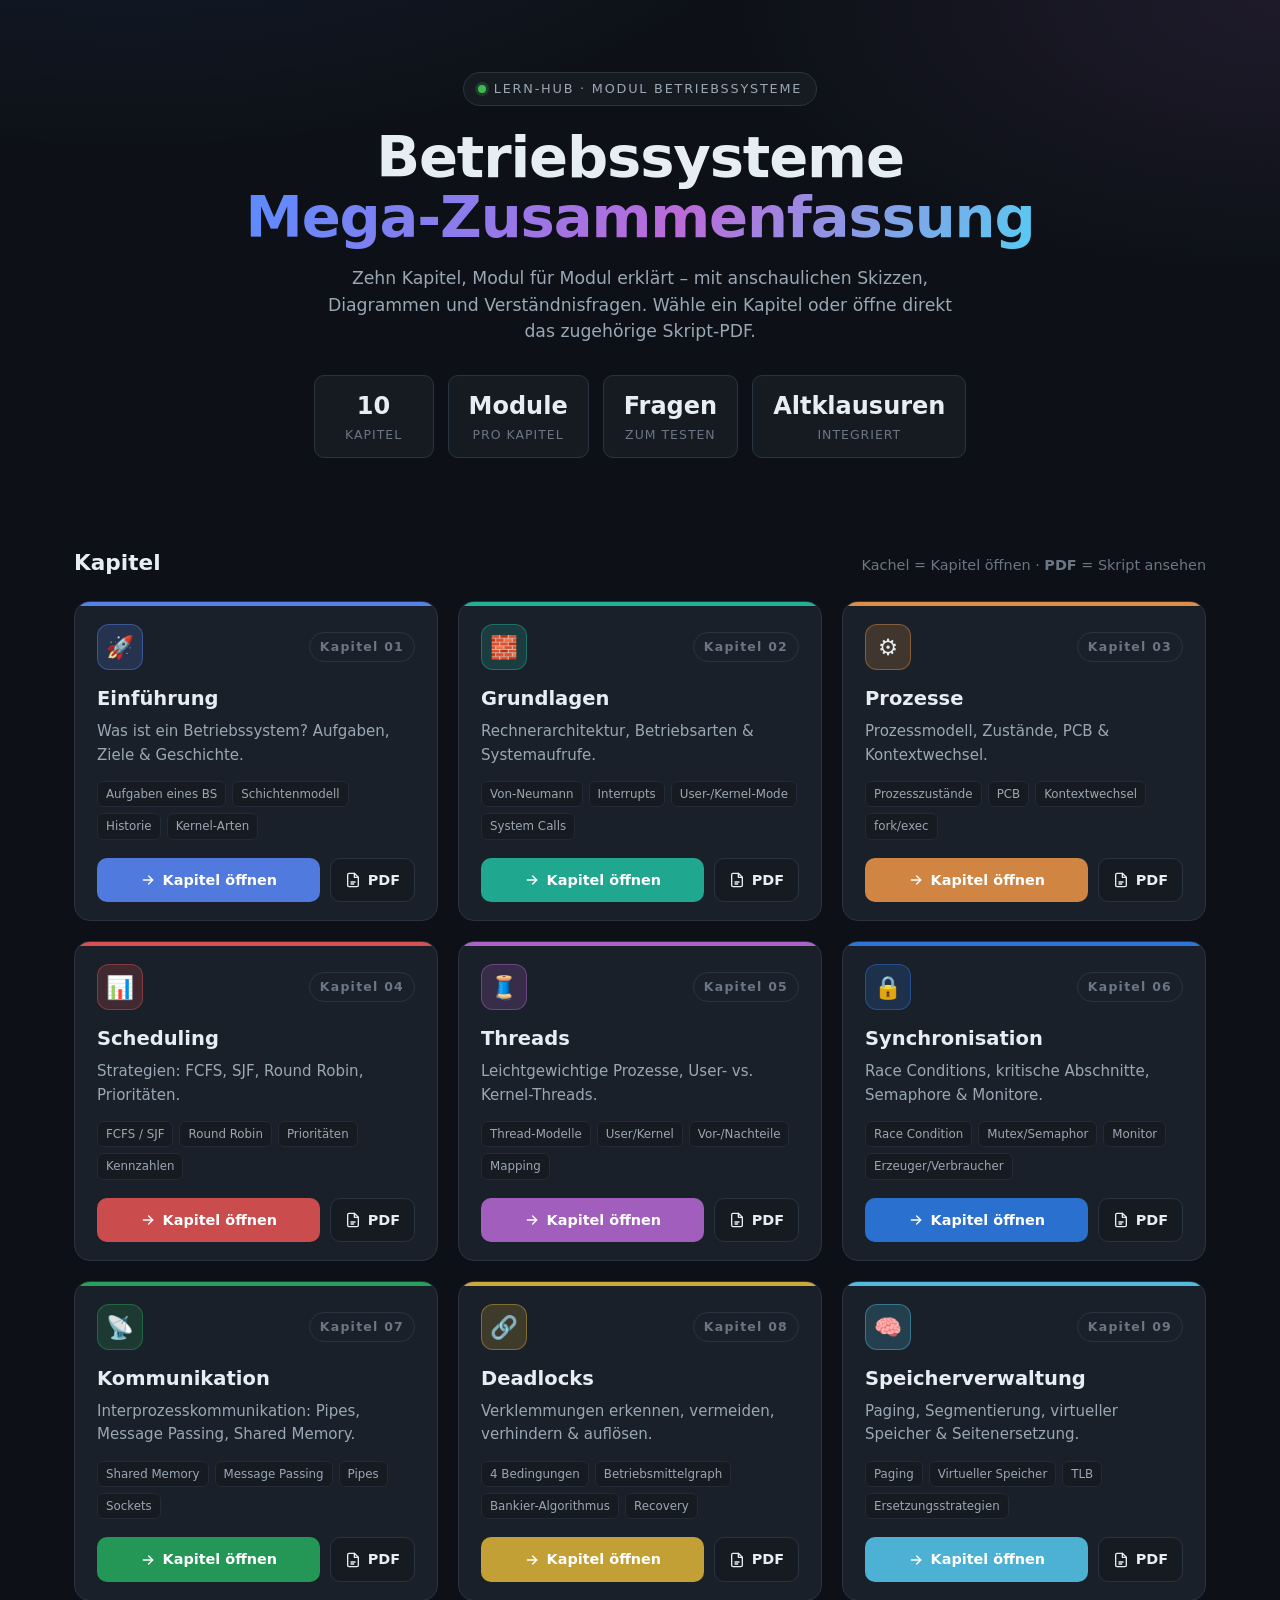
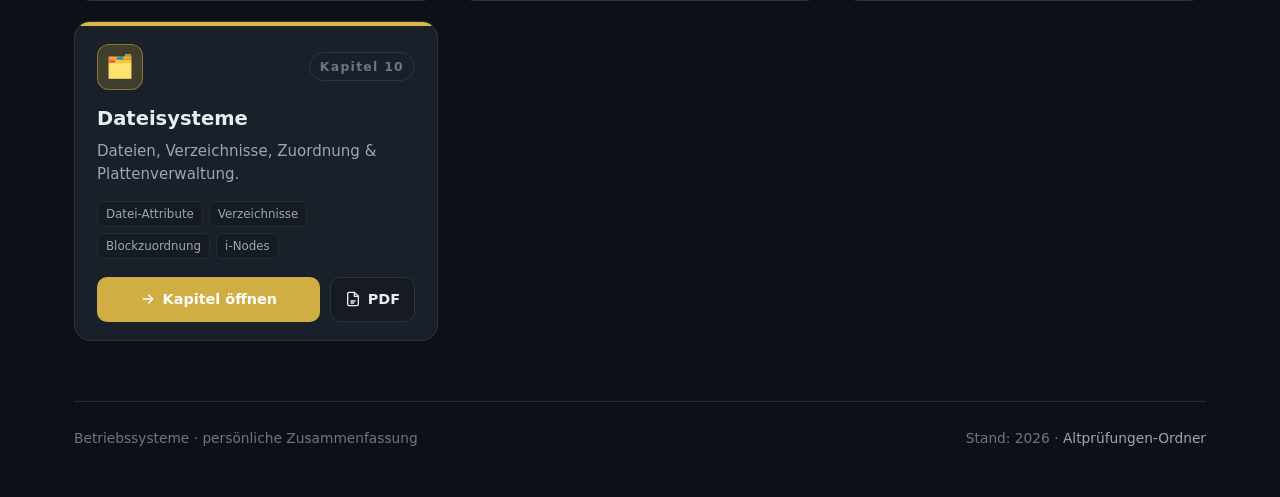
<file: index.html>
<!DOCTYPE html>
<html lang="de">
<head>
  <meta charset="UTF-8" />
  <meta name="viewport" content="width=device-width, initial-scale=1.0" />
  <title>Betriebssysteme · Mega-Zusammenfassung</title>
  <link rel="stylesheet" href="css/style.css" />
  <link rel="icon" href="data:image/svg+xml,<svg xmlns='http://www.w3.org/2000/svg' viewBox='0 0 100 100'><text y='.9em' font-size='90'>🖥️</text></svg>" />
</head>
<body>
  <div class="wrap">

    <!-- ============================================================ HERO -->
    <header class="hero">
      <span class="eyebrow"><span class="dot"></span> Lern-Hub · Modul Betriebssysteme</span>
      <h1>Betriebssysteme<br /><span class="grad">Mega-Zusammenfassung</span></h1>
      <p class="lead">
        Zehn Kapitel, Modul für Modul erklärt – mit anschaulichen Skizzen,
        Diagrammen und Verständnisfragen. Wähle ein Kapitel oder öffne direkt
        das zugehörige Skript-PDF.
      </p>

      <div class="stats">
        <div class="stat"><div class="num">10</div><div class="lbl">Kapitel</div></div>
        <div class="stat"><div class="num">Module</div><div class="lbl">pro Kapitel</div></div>
        <div class="stat"><div class="num">Fragen</div><div class="lbl">zum Testen</div></div>
        <div class="stat"><div class="num">Altklausuren</div><div class="lbl">integriert</div></div>
      </div>
    </header>

    <!-- ========================================================= KAPITEL -->
    <div class="section-head">
      <h2>Kapitel</h2>
      <span class="hint">Kachel = Kapitel öffnen · <b>PDF</b> = Skript ansehen</span>
    </div>

    <main class="grid" id="chapterGrid" aria-label="Kapitelübersicht">
      <!-- Karten werden per JS aus chapters.js erzeugt -->
    </main>

    <!-- ========================================================== FOOTER -->
    <footer class="site">
      <span>Betriebssysteme · persönliche Zusammenfassung</span>
      <span>Stand: <span id="year"></span> · <a href="Altprüfungen/">Altprüfungen-Ordner</a></span>
    </footer>

  </div>

  <script src="js/chapters.js"></script>
  <script>
    // ------- SVG-Icons ---------------------------------------------------
    const ICON_OPEN =
      '<svg viewBox="0 0 24 24" fill="none" stroke="currentColor" stroke-width="2" stroke-linecap="round" stroke-linejoin="round"><path d="M5 12h14"/><path d="M13 6l6 6-6 6"/></svg>';
    const ICON_PDF =
      '<svg viewBox="0 0 24 24" fill="none" stroke="currentColor" stroke-width="2" stroke-linecap="round" stroke-linejoin="round"><path d="M14 2H6a2 2 0 0 0-2 2v16a2 2 0 0 0 2 2h12a2 2 0 0 0 2-2V8z"/><path d="M14 2v6h6"/><path d="M9 15h6"/><path d="M9 18h4"/></svg>';

    // ------- Karten rendern ---------------------------------------------
    const grid = document.getElementById("chapterGrid");

    CHAPTERS.forEach((ch) => {
      const pdfHref = PDF_BASE + encodeURIComponent(ch.pdf);
      const pageHref = ch.slug + ".html";

      const tags = ch.topics
        .map((t) => `<span class="tag">${t}</span>`)
        .join("");

      const card = document.createElement("article");
      card.className = "card";
      card.style.setProperty("--card-accent", ch.accent);
      card.dataset.href = pageHref;

      card.innerHTML = `
        <div class="card__top">
          <div class="card__badge">${ch.icon}</div>
          <span class="card__nr">Kapitel ${String(ch.nr).padStart(2, "0")}</span>
        </div>
        <h3>${ch.title}</h3>
        <p class="desc">${ch.subtitle}</p>
        <div class="card__tags">${tags}</div>
        <div class="card__footer">
          <a class="btn btn--open" href="${pageHref}">${ICON_OPEN} Kapitel öffnen</a>
          <a class="btn btn--pdf" href="${pdfHref}" target="_blank" rel="noopener"
             title="Skript-PDF ansehen">${ICON_PDF} PDF</a>
        </div>
      `;

      // Ganze Karte klickbar -> Kapitelseite (echte Links behalten ihr Verhalten)
      card.addEventListener("click", (e) => {
        if (e.target.closest("a")) return;
        window.location.href = pageHref;
      });

      grid.appendChild(card);
    });

    document.getElementById("year").textContent = new Date().getFullYear();
  </script>
</body>
</html>
</file>
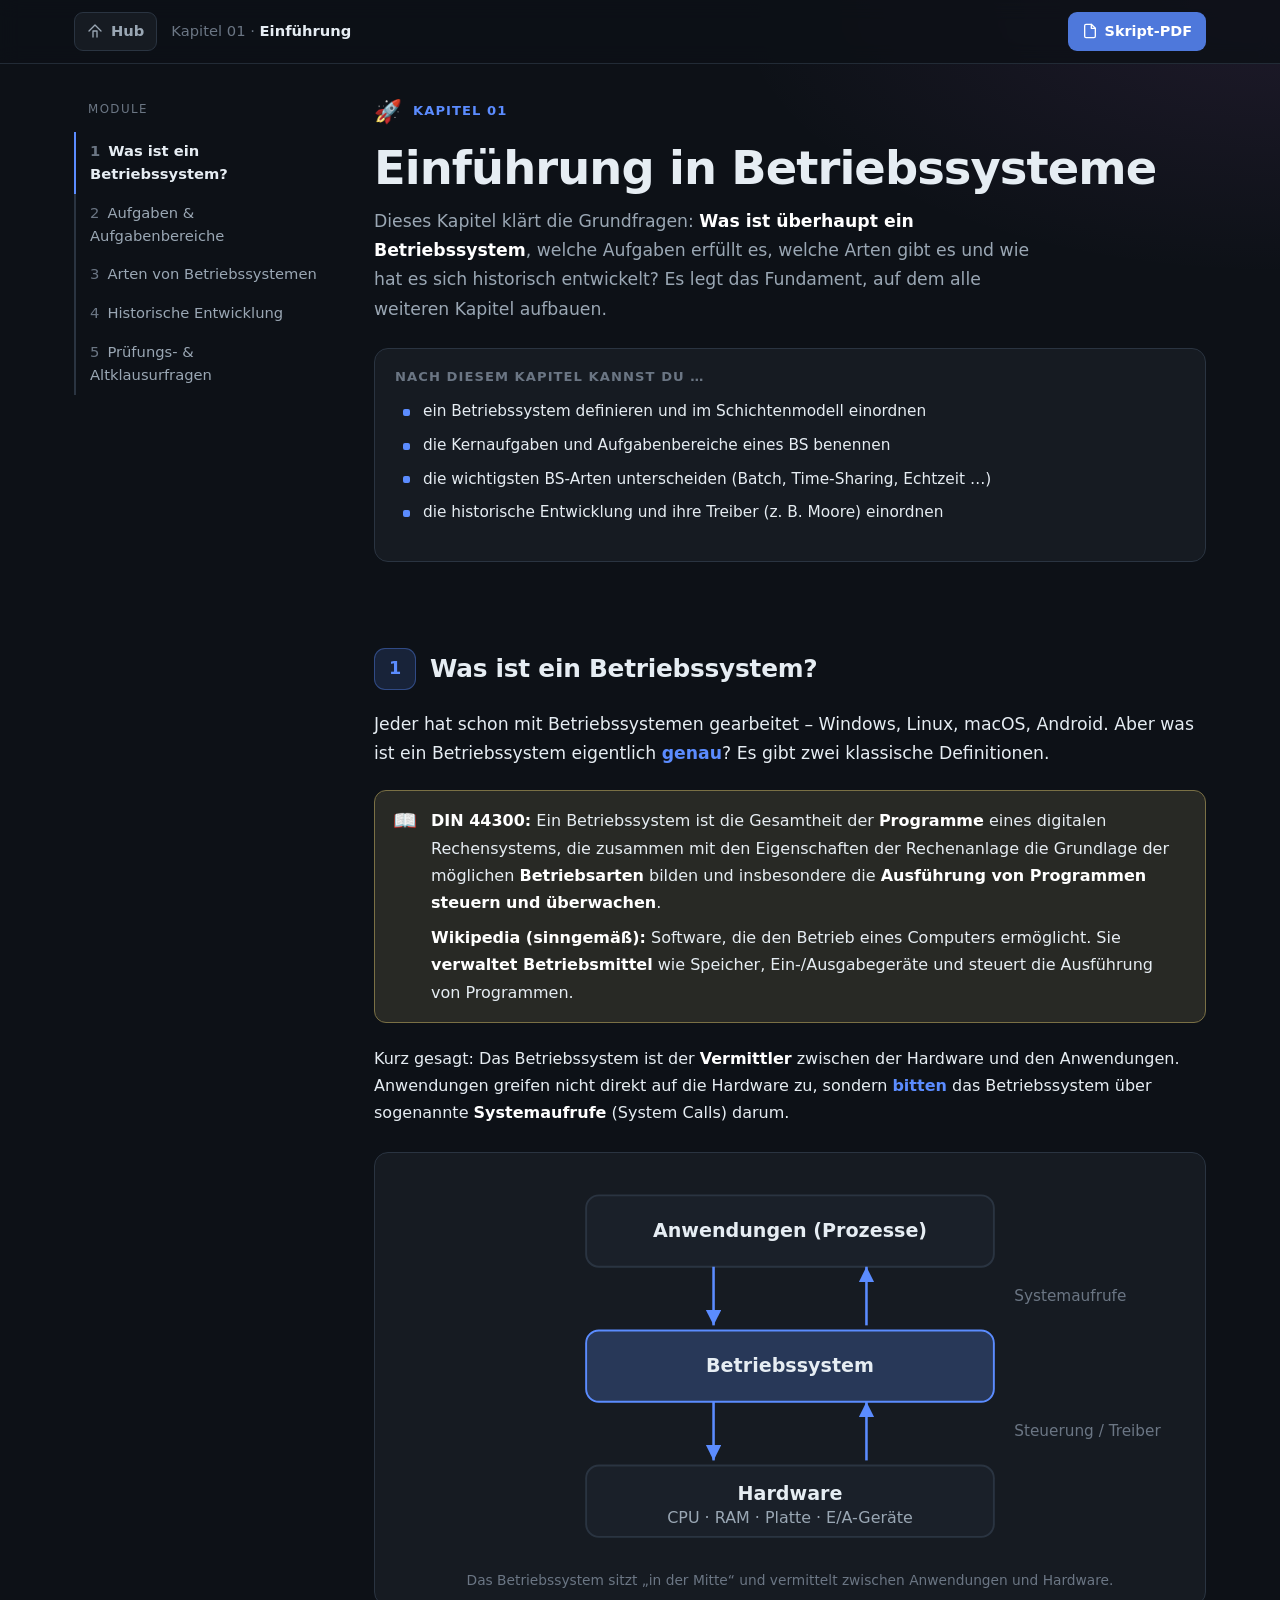
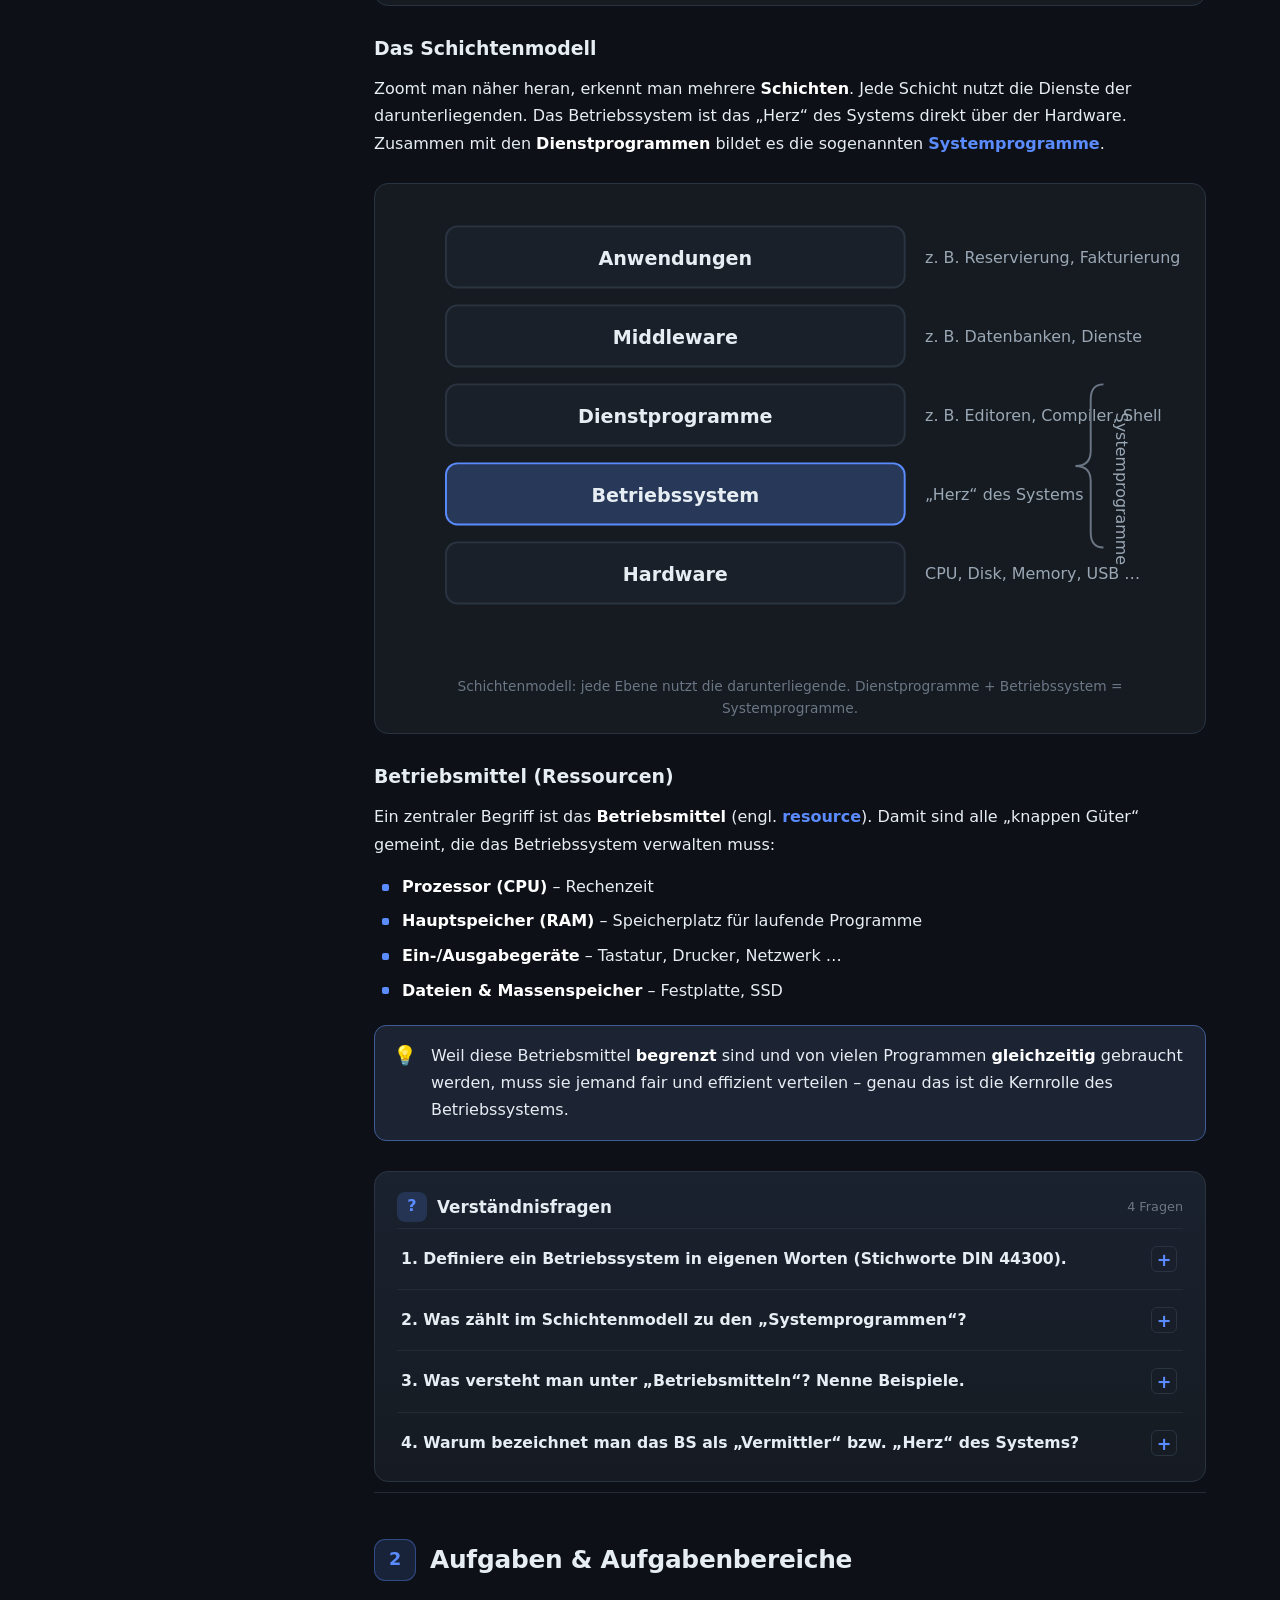
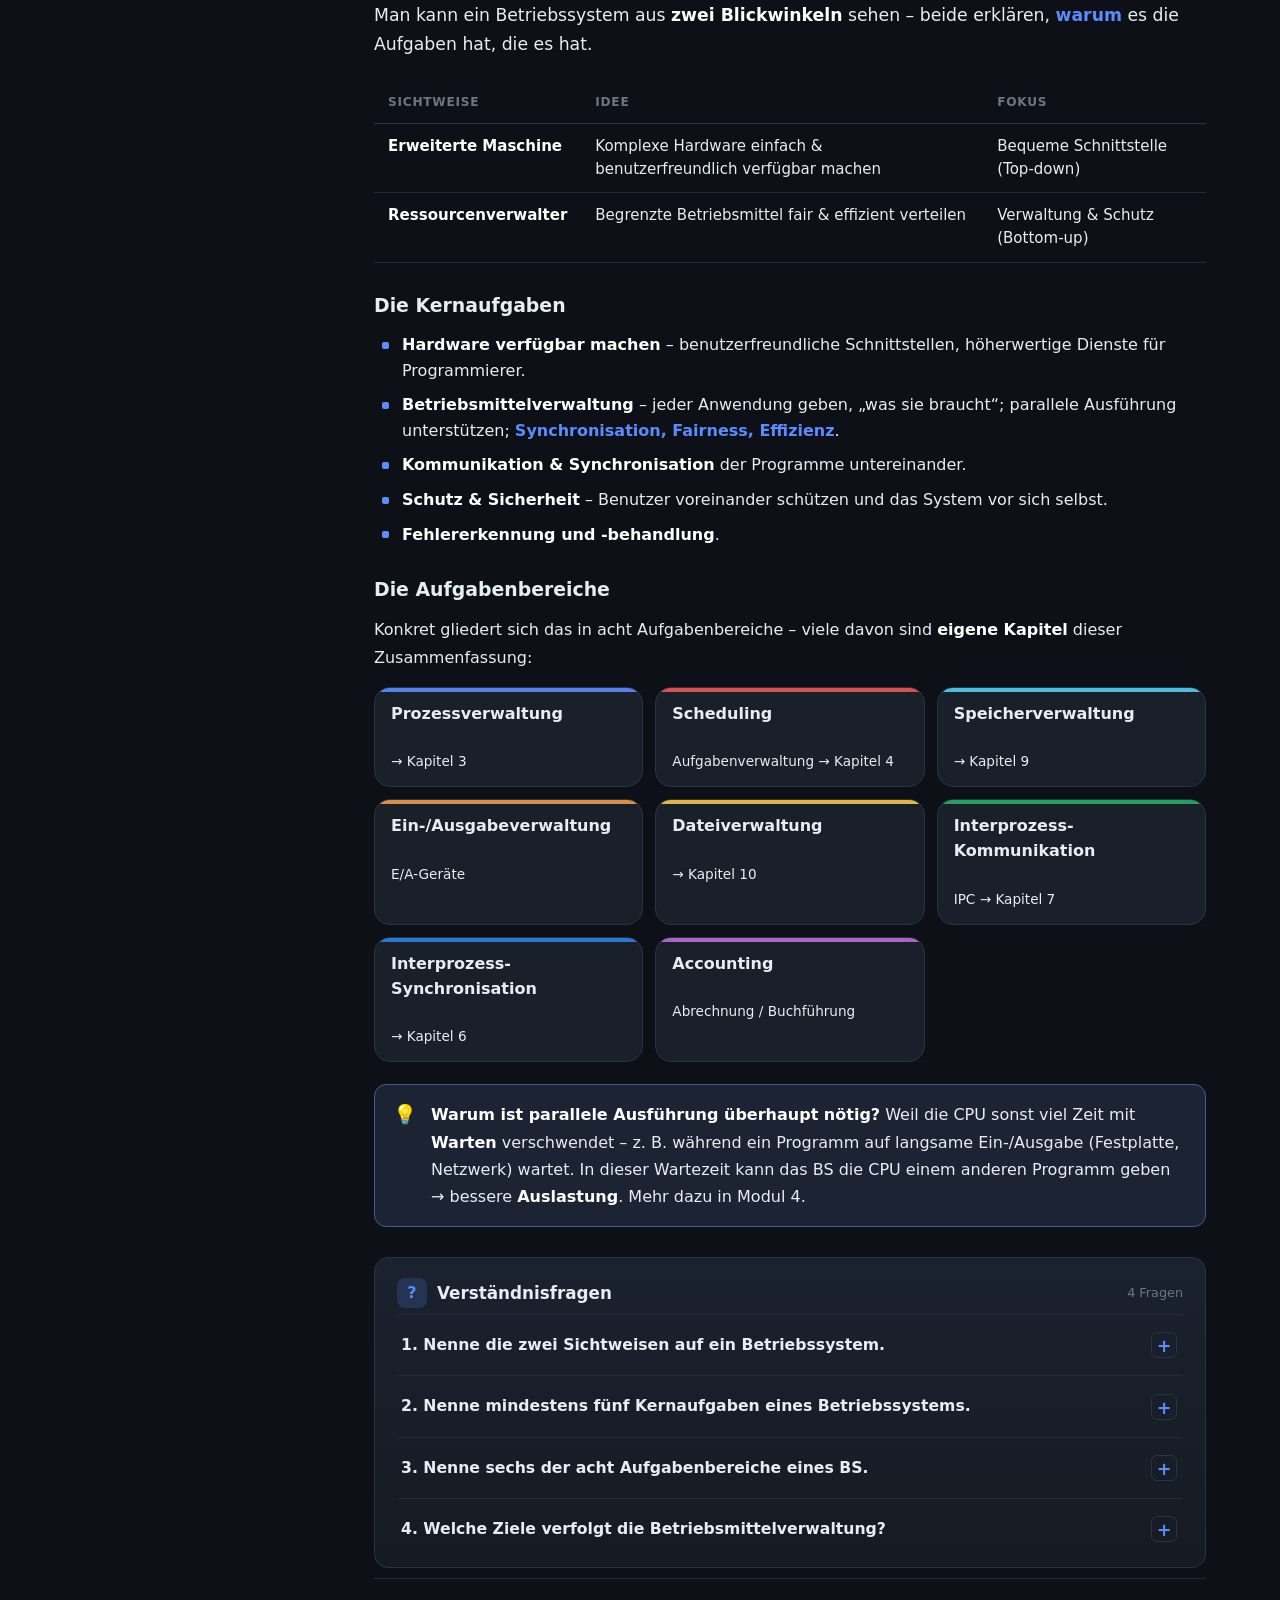
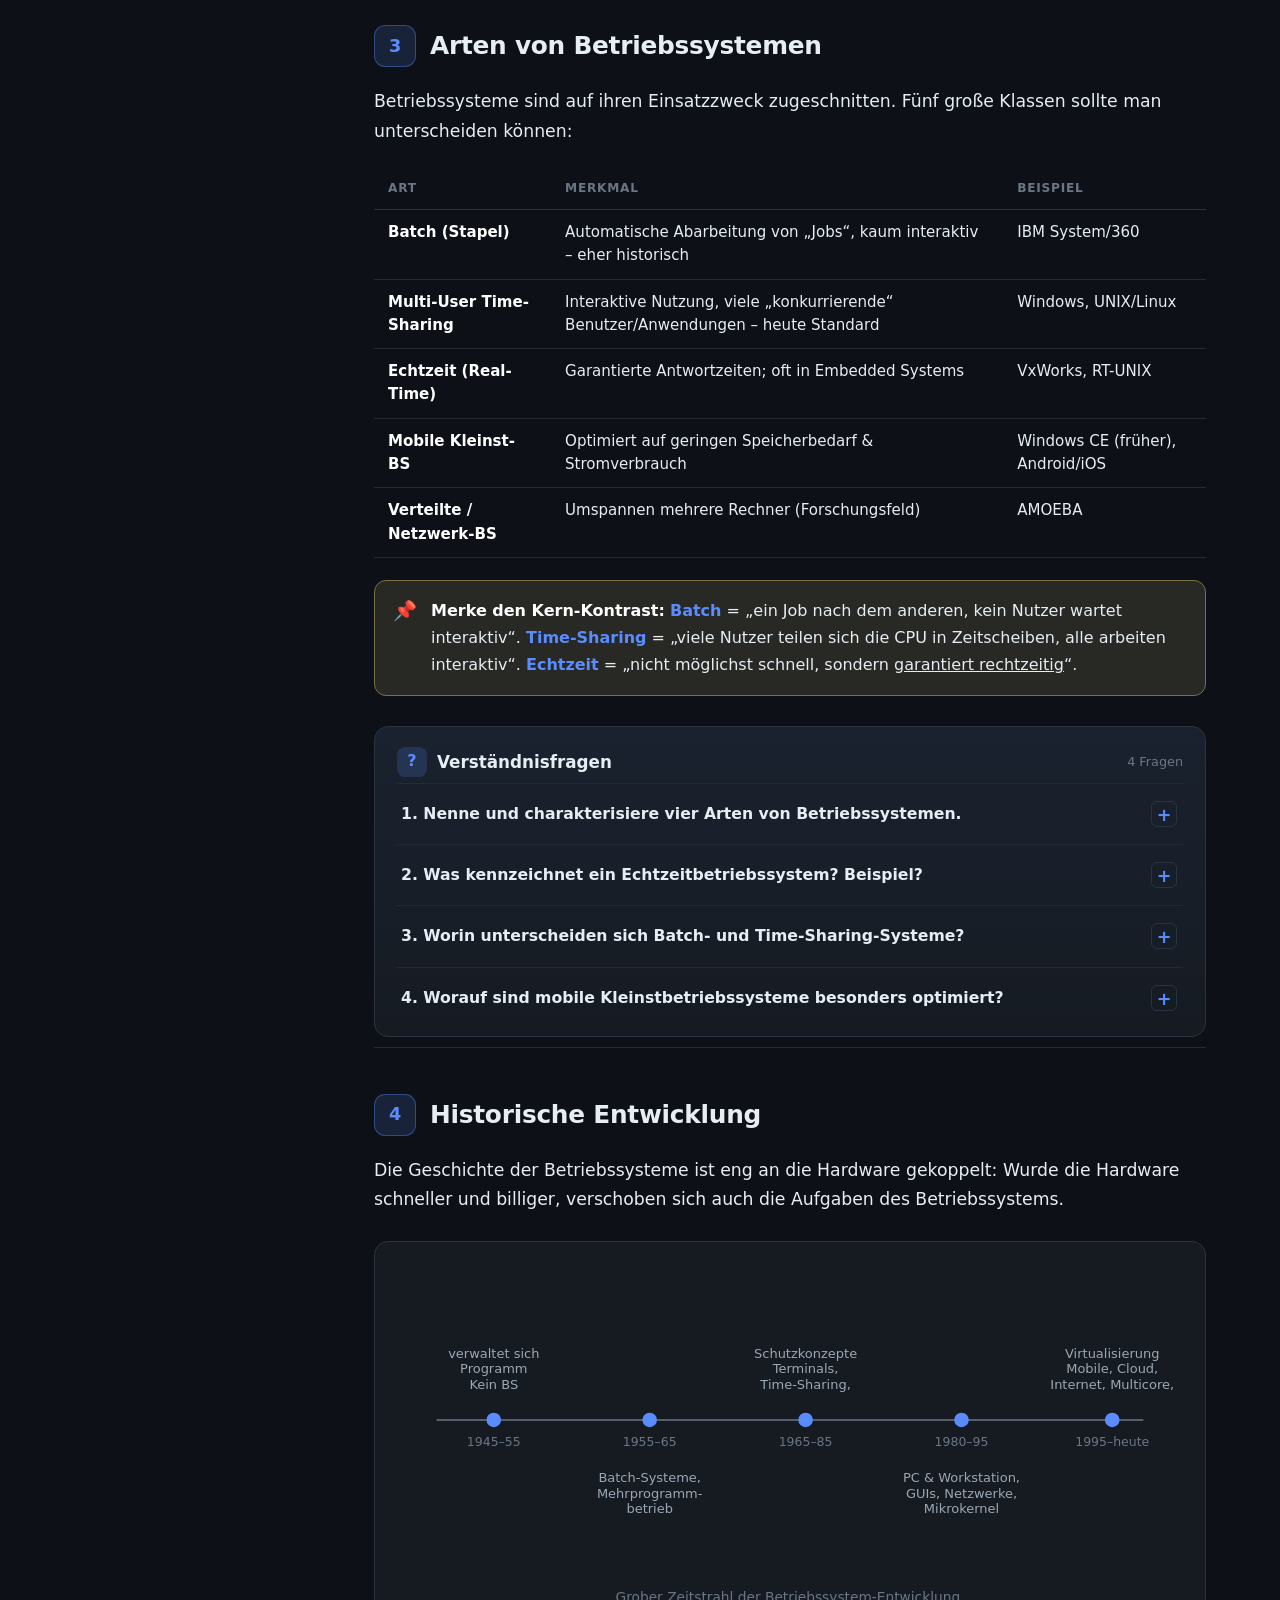
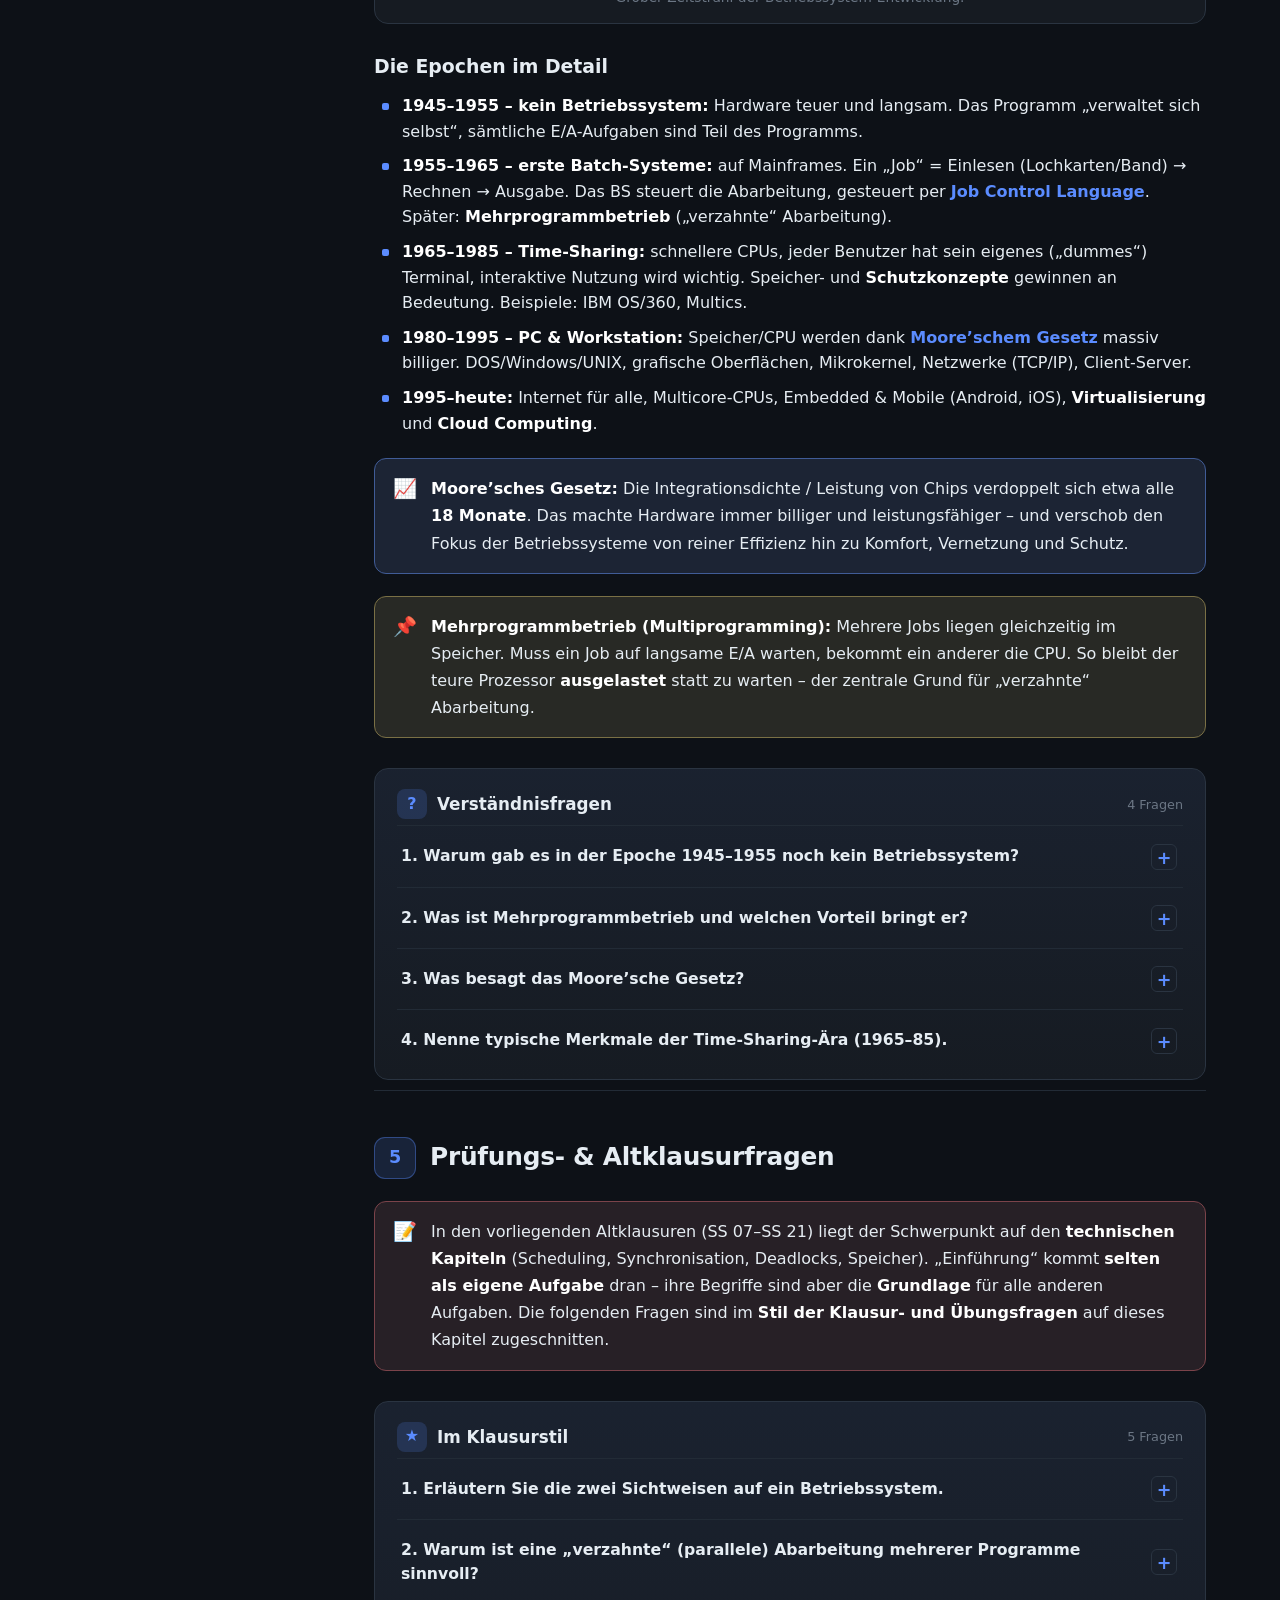
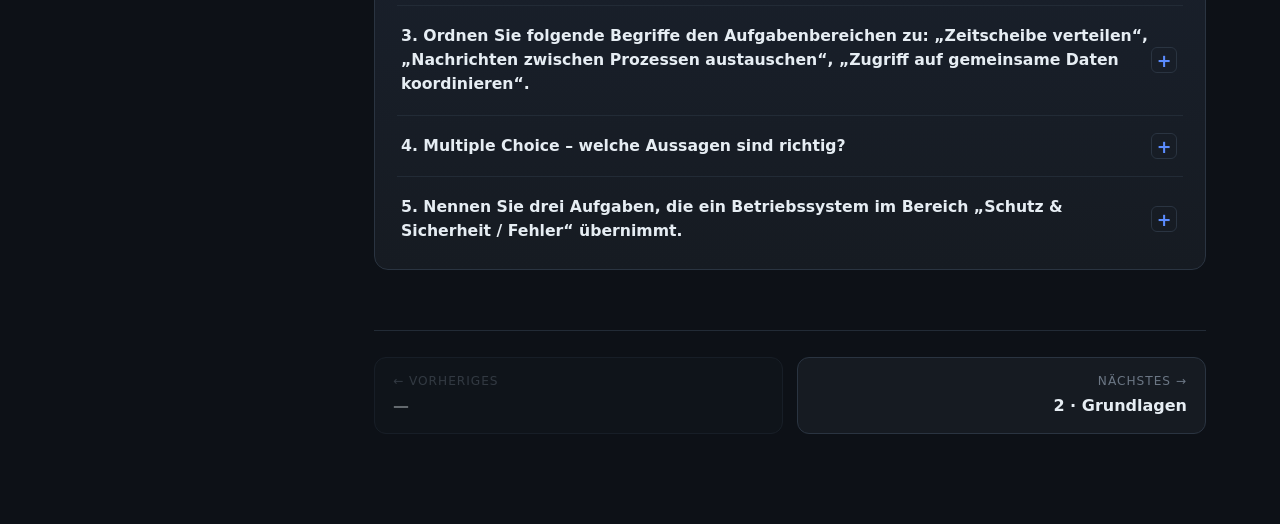
<file: kapitel-01.html>
<!DOCTYPE html>
<html lang="de">
<head>
  <meta charset="UTF-8" />
  <meta name="viewport" content="width=device-width, initial-scale=1.0" />
  <title>Kapitel 1 · Einführung · Betriebssysteme</title>
  <link rel="stylesheet" href="css/style.css" />
  <link rel="stylesheet" href="css/chapter.css" />
  <link rel="icon" href="data:image/svg+xml,<svg xmlns='http://www.w3.org/2000/svg' viewBox='0 0 100 100'><text y='.9em' font-size='90'>🚀</text></svg>" />
</head>
<body class="chapter" style="--chapter-accent:#5b8cff;">
  <div class="progress"></div>

  <!-- ============================================================ TOPBAR -->
  <div class="topbar">
    <div class="topbar__inner">
      <a class="home" href="index.html">
        <svg viewBox="0 0 24 24" width="16" height="16" fill="none" stroke="currentColor" stroke-width="2" stroke-linecap="round" stroke-linejoin="round"><path d="M3 12l9-9 9 9"/><path d="M9 21V12h6v9"/></svg>
        Hub
      </a>
      <span class="crumb">Kapitel 01 · <b>Einführung</b></span>
      <span class="spacer"></span>
      <a class="pdf-link" href="Themen/OS_1_Einfuehrung.pdf" target="_blank" rel="noopener">
        <svg viewBox="0 0 24 24" fill="none" stroke="currentColor" stroke-width="2" stroke-linecap="round" stroke-linejoin="round"><path d="M14 2H6a2 2 0 0 0-2 2v16a2 2 0 0 0 2 2h12a2 2 0 0 0 2-2V8z"/><path d="M14 2v6h6"/></svg>
        Skript-PDF
      </a>
    </div>
  </div>

  <!-- ============================================================ LAYOUT -->
  <div class="chapter-layout">

    <!-- Inhaltsverzeichnis -->
    <nav class="toc">
      <div class="toc-title">Module</div>
      <ol>
        <li><a href="#modul-1"><span class="mod-num">1</span>Was ist ein Betriebssystem?</a></li>
        <li><a href="#modul-2"><span class="mod-num">2</span>Aufgaben &amp; Aufgabenbereiche</a></li>
        <li><a href="#modul-3"><span class="mod-num">3</span>Arten von Betriebssystemen</a></li>
        <li><a href="#modul-4"><span class="mod-num">4</span>Historische Entwicklung</a></li>
        <li><a href="#modul-5"><span class="mod-num">5</span>Prüfungs- &amp; Altklausurfragen</a></li>
      </ol>
    </nav>

    <!-- Hauptinhalt -->
    <main class="content">

      <!-- Kapitel-Kopf -->
      <header class="chapter-hero">
        <div class="kicker"><span class="ico">🚀</span> Kapitel 01</div>
        <h1>Einführung in Betriebssysteme</h1>
        <p class="intro">
          Dieses Kapitel klärt die Grundfragen: <strong>Was ist überhaupt ein
          Betriebssystem</strong>, welche Aufgaben erfüllt es, welche Arten gibt
          es und wie hat es sich historisch entwickelt? Es legt das Fundament,
          auf dem alle weiteren Kapitel aufbauen.
        </p>

        <div class="goals">
          <h4>Nach diesem Kapitel kannst du …</h4>
          <ul>
            <li>ein Betriebssystem definieren und im Schichtenmodell einordnen</li>
            <li>die Kernaufgaben und Aufgabenbereiche eines BS benennen</li>
            <li>die wichtigsten BS-Arten unterscheiden (Batch, Time-Sharing, Echtzeit …)</li>
            <li>die historische Entwicklung und ihre Treiber (z.&nbsp;B. Moore) einordnen</li>
          </ul>
        </div>
      </header>

      <!-- =================================================== MODUL 1 -->
      <section class="module" id="modul-1">
        <div class="module__head">
          <div class="module__num">1</div>
          <h2>Was ist ein Betriebssystem?</h2>
        </div>

        <p class="lead">
          Jeder hat schon mit Betriebssystemen gearbeitet – Windows, Linux,
          macOS, Android. Aber was ist ein Betriebssystem eigentlich <em>genau</em>?
          Es gibt zwei klassische Definitionen.
        </p>

        <div class="callout callout--merke">
          <div class="cico">📖</div>
          <div class="callout__body">
            <p><strong>DIN 44300:</strong> Ein Betriebssystem ist die Gesamtheit der
            <strong>Programme</strong> eines digitalen Rechensystems, die zusammen mit
            den Eigenschaften der Rechenanlage die Grundlage der möglichen
            <strong>Betriebsarten</strong> bilden und insbesondere die
            <strong>Ausführung von Programmen steuern und überwachen</strong>.</p>
            <p><strong>Wikipedia (sinngemäß):</strong> Software, die den Betrieb eines
            Computers ermöglicht. Sie <strong>verwaltet Betriebsmittel</strong> wie
            Speicher, Ein-/Ausgabegeräte und steuert die Ausführung von Programmen.</p>
          </div>
        </div>

        <p>
          Kurz gesagt: Das Betriebssystem ist der <strong>Vermittler</strong>
          zwischen der Hardware und den Anwendungen. Anwendungen greifen nicht
          direkt auf die Hardware zu, sondern <em>bitten</em> das Betriebssystem
          über sogenannte <strong>Systemaufrufe</strong> (System Calls) darum.
        </p>

        <figure class="sketch">
          <svg viewBox="0 0 620 300" role="img" aria-label="Betriebssystem als Vermittler zwischen Anwendungen und Hardware">
            <!-- Anwendungen -->
            <rect class="sk-box" x="150" y="16" width="320" height="56" rx="10"/>
            <text class="sk-label" x="310" y="49" text-anchor="middle">Anwendungen  (Prozesse)</text>
            <!-- Betriebssystem -->
            <rect class="sk-accent" x="150" y="122" width="320" height="56" rx="10"/>
            <text class="sk-label" x="310" y="155" text-anchor="middle">Betriebssystem</text>
            <!-- Hardware -->
            <rect class="sk-box" x="150" y="228" width="320" height="56" rx="10"/>
            <text class="sk-label" x="310" y="255" text-anchor="middle">Hardware</text>
            <text class="sk-sub" x="310" y="273" text-anchor="middle">CPU · RAM · Platte · E/A-Geräte</text>
            <!-- Pfeile oben -->
            <path class="sk-arrow" d="M250 72 L250 118" marker-end="url(#ah1)"/>
            <path class="sk-arrow" d="M370 118 L370 72" marker-end="url(#ah1)"/>
            <text class="sk-faint" x="486" y="99" text-anchor="start">Systemaufrufe</text>
            <!-- Pfeile unten -->
            <path class="sk-arrow" d="M250 178 L250 224" marker-end="url(#ah1)"/>
            <path class="sk-arrow" d="M370 224 L370 178" marker-end="url(#ah1)"/>
            <text class="sk-faint" x="486" y="205" text-anchor="start">Steuerung / Treiber</text>
            <defs>
              <marker id="ah1" markerWidth="9" markerHeight="9" refX="6" refY="3" orient="auto">
                <path d="M0,0 L6,3 L0,6 Z" fill="#5b8cff"/>
              </marker>
            </defs>
          </svg>
          <figcaption>Das Betriebssystem sitzt „in der Mitte“ und vermittelt zwischen Anwendungen und Hardware.</figcaption>
        </figure>

        <h3>Das Schichtenmodell</h3>
        <p>
          Zoomt man näher heran, erkennt man mehrere <strong>Schichten</strong>.
          Jede Schicht nutzt die Dienste der darunterliegenden. Das Betriebssystem
          ist das „Herz“ des Systems direkt über der Hardware. Zusammen mit den
          <strong>Dienstprogrammen</strong> bildet es die sogenannten
          <em>Systemprogramme</em>.
        </p>

        <figure class="sketch">
          <svg viewBox="0 0 620 360" role="img" aria-label="Schichtenmodell eines Rechensystems">
            <!-- 5 Schichten -->
            <rect class="sk-box" x="40" y="16"  width="360" height="48" rx="9"/>
            <text class="sk-label" x="220" y="46" text-anchor="middle">Anwendungen</text>
            <text class="sk-sub" x="416" y="45" text-anchor="start">z.&#160;B. Reservierung, Fakturierung</text>

            <rect class="sk-box" x="40" y="78"  width="360" height="48" rx="9"/>
            <text class="sk-label" x="220" y="108" text-anchor="middle">Middleware</text>
            <text class="sk-sub" x="416" y="107" text-anchor="start">z.&#160;B. Datenbanken, Dienste</text>

            <rect class="sk-box" x="40" y="140" width="360" height="48" rx="9"/>
            <text class="sk-label" x="220" y="170" text-anchor="middle">Dienstprogramme</text>
            <text class="sk-sub" x="416" y="169" text-anchor="start">z.&#160;B. Editoren, Compiler, Shell</text>

            <rect class="sk-accent" x="40" y="202" width="360" height="48" rx="9"/>
            <text class="sk-label" x="220" y="232" text-anchor="middle">Betriebssystem</text>
            <text class="sk-sub" x="416" y="231" text-anchor="start">„Herz“ des Systems</text>

            <rect class="sk-box" x="40" y="264" width="360" height="48" rx="9"/>
            <text class="sk-label" x="220" y="294" text-anchor="middle">Hardware</text>
            <text class="sk-sub" x="416" y="293" text-anchor="start">CPU, Disk, Memory, USB …</text>

            <!-- Klammer: Systemprogramme (Dienstprogramme + BS) -->
            <path class="sk-line" d="M406 140 q-10 0 -10 12 v40 q0 12 -12 12 h0 q12 0 12 12 v40 q0 12 10 12"
                  transform="translate(150,0)" fill="none" stroke="#5b8cff"/>
            <text class="sk-sub" x="566" y="222" text-anchor="middle" transform="rotate(90 566 222)" fill="#5b8cff">System&#8203;programme</text>
          </svg>
          <figcaption>Schichtenmodell: jede Ebene nutzt die darunterliegende. Dienstprogramme + Betriebssystem = Systemprogramme.</figcaption>
        </figure>

        <h3>Betriebsmittel (Ressourcen)</h3>
        <p>
          Ein zentraler Begriff ist das <strong>Betriebsmittel</strong> (engl.
          <em>resource</em>). Damit sind alle „knappen Güter“ gemeint, die das
          Betriebssystem verwalten muss:
        </p>
        <ul>
          <li><strong>Prozessor (CPU)</strong> – Rechenzeit</li>
          <li><strong>Hauptspeicher (RAM)</strong> – Speicherplatz für laufende Programme</li>
          <li><strong>Ein-/Ausgabegeräte</strong> – Tastatur, Drucker, Netzwerk …</li>
          <li><strong>Dateien &amp; Massenspeicher</strong> – Festplatte, SSD</li>
        </ul>

        <div class="callout callout--note">
          <div class="cico">💡</div>
          <div class="callout__body">
            <p>Weil diese Betriebsmittel <strong>begrenzt</strong> sind und von
            vielen Programmen <strong>gleichzeitig</strong> gebraucht werden, muss
            sie jemand fair und effizient verteilen – genau das ist die Kernrolle
            des Betriebssystems.</p>
          </div>
        </div>

        <!-- Fragen Modul 1 -->
        <div class="questions">
          <div class="questions__head">
            <span class="q-ico">?</span>
            <h3>Verständnisfragen</h3>
            <span class="count">4 Fragen</span>
          </div>

          <details class="q">
            <summary>1. Definiere ein Betriebssystem in eigenen Worten (Stichworte DIN 44300).</summary>
            <div class="answer">
              Ein Betriebssystem ist die <strong>Gesamtheit der Programme</strong>, die
              die <strong>Betriebsarten</strong> eines Rechners ermöglichen und
              insbesondere die <strong>Ausführung von Programmen steuern und
              überwachen</strong>. Es <strong>verwaltet die Betriebsmittel</strong>
              (CPU, Speicher, E/A) und vermittelt zwischen Hardware und Anwendungen.
            </div>
          </details>

          <details class="q">
            <summary>2. Was zählt im Schichtenmodell zu den „Systemprogrammen“?</summary>
            <div class="answer">
              Die <strong>Dienstprogramme</strong> (Editoren, Compiler, Shells …)
              <strong>und das Betriebssystem</strong> selbst. Anwendungen und
              Middleware zählen <strong>nicht</strong> dazu.
            </div>
          </details>

          <details class="q">
            <summary>3. Was versteht man unter „Betriebsmitteln“? Nenne Beispiele.</summary>
            <div class="answer">
              Betriebsmittel (Ressourcen) sind die begrenzten Güter, die das BS
              verwaltet: <strong>CPU/Rechenzeit, Hauptspeicher, Ein-/Ausgabegeräte
              und Dateien/Massenspeicher</strong>.
            </div>
          </details>

          <details class="q">
            <summary>4. Warum bezeichnet man das BS als „Vermittler“ bzw. „Herz“ des Systems?</summary>
            <div class="answer">
              Anwendungen greifen <strong>nicht direkt</strong> auf die Hardware zu,
              sondern über das BS (per <strong>Systemaufrufen</strong>). Das BS
              koordiniert alle Zugriffe, verteilt die Betriebsmittel und macht die
              komplexe Hardware einfach nutzbar – es sitzt zentral zwischen Hardware
              und Anwendungen.
            </div>
          </details>
        </div>
      </section>

      <!-- =================================================== MODUL 2 -->
      <section class="module" id="modul-2">
        <div class="module__head">
          <div class="module__num">2</div>
          <h2>Aufgaben &amp; Aufgabenbereiche</h2>
        </div>

        <p class="lead">
          Man kann ein Betriebssystem aus <strong>zwei Blickwinkeln</strong> sehen –
          beide erklären, <em>warum</em> es die Aufgaben hat, die es hat.
        </p>

        <div class="table-wrap">
          <table class="cmp">
            <thead>
              <tr><th>Sichtweise</th><th>Idee</th><th>Fokus</th></tr>
            </thead>
            <tbody>
              <tr>
                <td>Erweiterte Maschine</td>
                <td>Komplexe Hardware einfach &amp; benutzerfreundlich verfügbar machen</td>
                <td>Bequeme Schnittstelle (Top-down)</td>
              </tr>
              <tr>
                <td>Ressourcenverwalter</td>
                <td>Begrenzte Betriebsmittel fair &amp; effizient verteilen</td>
                <td>Verwaltung &amp; Schutz (Bottom-up)</td>
              </tr>
            </tbody>
          </table>
        </div>

        <h3>Die Kernaufgaben</h3>
        <ul>
          <li><strong>Hardware verfügbar machen</strong> – benutzerfreundliche
              Schnittstellen, höherwertige Dienste für Programmierer.</li>
          <li><strong>Betriebsmittelverwaltung</strong> – jeder Anwendung geben, „was
              sie braucht“; parallele Ausführung unterstützen;
              <em>Synchronisation, Fairness, Effizienz</em>.</li>
          <li><strong>Kommunikation &amp; Synchronisation</strong> der Programme
              untereinander.</li>
          <li><strong>Schutz &amp; Sicherheit</strong> – Benutzer voreinander schützen
              und das System vor sich selbst.</li>
          <li><strong>Fehlererkennung und -behandlung</strong>.</li>
        </ul>

        <h3>Die Aufgabenbereiche</h3>
        <p>
          Konkret gliedert sich das in acht Aufgabenbereiche – viele davon sind
          <strong>eigene Kapitel</strong> dieser Zusammenfassung:
        </p>

        <div class="grid" style="grid-template-columns:repeat(auto-fill,minmax(210px,1fr));gap:12px;padding-bottom:0;">
          <div class="card" style="--card-accent:#5b8cff;min-height:auto;padding:14px 16px;"><b>Prozessverwaltung</b><br><span class="sk-sub" style="font-size:.85rem">→ Kapitel 3</span></div>
          <div class="card" style="--card-accent:#eb5757;min-height:auto;padding:14px 16px;"><b>Scheduling</b><br><span class="sk-sub" style="font-size:.85rem">Aufgabenverwaltung → Kapitel 4</span></div>
          <div class="card" style="--card-accent:#56ccf2;min-height:auto;padding:14px 16px;"><b>Speicherverwaltung</b><br><span class="sk-sub" style="font-size:.85rem">→ Kapitel 9</span></div>
          <div class="card" style="--card-accent:#f2994a;min-height:auto;padding:14px 16px;"><b>Ein-/Ausgabeverwaltung</b><br><span class="sk-sub" style="font-size:.85rem">E/A-Geräte</span></div>
          <div class="card" style="--card-accent:#f2c94c;min-height:auto;padding:14px 16px;"><b>Dateiverwaltung</b><br><span class="sk-sub" style="font-size:.85rem">→ Kapitel 10</span></div>
          <div class="card" style="--card-accent:#27ae60;min-height:auto;padding:14px 16px;"><b>Interprozess-Kommunikation</b><br><span class="sk-sub" style="font-size:.85rem">IPC → Kapitel 7</span></div>
          <div class="card" style="--card-accent:#2f80ed;min-height:auto;padding:14px 16px;"><b>Interprozess-Synchronisation</b><br><span class="sk-sub" style="font-size:.85rem">→ Kapitel 6</span></div>
          <div class="card" style="--card-accent:#bb6bd9;min-height:auto;padding:14px 16px;"><b>Accounting</b><br><span class="sk-sub" style="font-size:.85rem">Abrechnung / Buchführung</span></div>
        </div>

        <div class="callout callout--note">
          <div class="cico">💡</div>
          <div class="callout__body">
            <p><strong>Warum ist parallele Ausführung überhaupt nötig?</strong> Weil
            die CPU sonst viel Zeit mit <strong>Warten</strong> verschwendet – z.&nbsp;B.
            während ein Programm auf langsame Ein-/Ausgabe (Festplatte, Netzwerk)
            wartet. In dieser Wartezeit kann das BS die CPU einem anderen Programm
            geben → bessere <strong>Auslastung</strong>. Mehr dazu in Modul 4.</p>
          </div>
        </div>

        <!-- Fragen Modul 2 -->
        <div class="questions">
          <div class="questions__head">
            <span class="q-ico">?</span>
            <h3>Verständnisfragen</h3>
            <span class="count">4 Fragen</span>
          </div>

          <details class="q">
            <summary>1. Nenne die zwei Sichtweisen auf ein Betriebssystem.</summary>
            <div class="answer">
              <strong>Erweiterte Maschine</strong> (macht komplexe Hardware bequem
              nutzbar) und <strong>Ressourcenverwalter</strong> (verteilt begrenzte
              Betriebsmittel fair und effizient).
            </div>
          </details>

          <details class="q">
            <summary>2. Nenne mindestens fünf Kernaufgaben eines Betriebssystems.</summary>
            <div class="answer">
              <ul>
                <li>Hardware benutzerfreundlich verfügbar machen</li>
                <li>Betriebsmittelverwaltung (CPU, Speicher, E/A)</li>
                <li>Kommunikation &amp; Synchronisation der Programme</li>
                <li>Schutz &amp; Sicherheit</li>
                <li>Fehlererkennung und -behandlung</li>
              </ul>
            </div>
          </details>

          <details class="q">
            <summary>3. Nenne sechs der acht Aufgabenbereiche eines BS.</summary>
            <div class="answer">
              Prozessverwaltung, <strong>Scheduling</strong> (Aufgabenverwaltung),
              Speicherverwaltung, Ein-/Ausgabeverwaltung, Dateiverwaltung,
              Interprozess-Kommunikation (IPC), Interprozess-Synchronisation,
              Accounting (Abrechnung).
            </div>
          </details>

          <details class="q">
            <summary>4. Welche Ziele verfolgt die Betriebsmittelverwaltung?</summary>
            <div class="answer">
              Jede Anwendung soll bekommen, „was sie braucht“; parallele Ausführung
              soll unterstützt werden; die Nutzung wird <strong>synchronisiert/
              koordiniert</strong>; angestrebt werden <strong>Fairness</strong> und
              <strong>Effizienz</strong>.
            </div>
          </details>
        </div>
      </section>

      <!-- =================================================== MODUL 3 -->
      <section class="module" id="modul-3">
        <div class="module__head">
          <div class="module__num">3</div>
          <h2>Arten von Betriebssystemen</h2>
        </div>

        <p class="lead">
          Betriebssysteme sind auf ihren Einsatzzweck zugeschnitten. Fünf große
          Klassen sollte man unterscheiden können:
        </p>

        <div class="table-wrap">
          <table class="cmp">
            <thead>
              <tr><th>Art</th><th>Merkmal</th><th>Beispiel</th></tr>
            </thead>
            <tbody>
              <tr><td>Batch (Stapel)</td><td>Automatische Abarbeitung von „Jobs“, kaum interaktiv – eher historisch</td><td>IBM System/360</td></tr>
              <tr><td>Multi-User Time-Sharing</td><td>Interaktive Nutzung, viele „konkurrierende“ Benutzer/Anwendungen – heute Standard</td><td>Windows, UNIX/Linux</td></tr>
              <tr><td>Echtzeit (Real-Time)</td><td>Garantierte Antwortzeiten; oft in Embedded Systems</td><td>VxWorks, RT-UNIX</td></tr>
              <tr><td>Mobile Kleinst-BS</td><td>Optimiert auf geringen Speicherbedarf &amp; Stromverbrauch</td><td>Windows CE (früher), Android/iOS</td></tr>
              <tr><td>Verteilte / Netzwerk-BS</td><td>Umspannen mehrere Rechner (Forschungsfeld)</td><td>AMOEBA</td></tr>
            </tbody>
          </table>
        </div>

        <div class="callout callout--merke">
          <div class="cico">📌</div>
          <div class="callout__body">
            <p><strong>Merke den Kern-Kontrast:</strong> <em>Batch</em> = „ein Job
            nach dem anderen, kein Nutzer wartet interaktiv“. <em>Time-Sharing</em> =
            „viele Nutzer teilen sich die CPU in Zeitscheiben, alle arbeiten
            interaktiv“. <em>Echtzeit</em> = „nicht möglichst schnell, sondern
            <u>garantiert rechtzeitig</u>“.</p>
          </div>
        </div>

        <!-- Fragen Modul 3 -->
        <div class="questions">
          <div class="questions__head">
            <span class="q-ico">?</span>
            <h3>Verständnisfragen</h3>
            <span class="count">4 Fragen</span>
          </div>

          <details class="q">
            <summary>1. Nenne und charakterisiere vier Arten von Betriebssystemen.</summary>
            <div class="answer">
              <ul>
                <li><strong>Batch:</strong> automatische Job-Abarbeitung, kaum interaktiv.</li>
                <li><strong>Time-Sharing:</strong> viele konkurrierende Benutzer, interaktiv (Standard).</li>
                <li><strong>Echtzeit:</strong> garantierte Antwortzeiten.</li>
                <li><strong>Mobile Kleinst-BS:</strong> minimaler Speicher- &amp; Stromverbrauch.</li>
              </ul>
              (Fünfte: <strong>Verteilte/Netzwerk-BS</strong> über mehrere Rechner.)
            </div>
          </details>

          <details class="q">
            <summary>2. Was kennzeichnet ein Echtzeitbetriebssystem? Beispiel?</summary>
            <div class="answer">
              Es realisiert <strong>garantierte Antwortzeiten</strong> – Ergebnisse
              müssen <strong>rechtzeitig</strong> (bis zu einer Deadline) vorliegen,
              nicht nur „schnell im Mittel“. Häufig in <strong>Embedded Systems</strong>.
              Beispiel: <strong>VxWorks</strong>, RT-UNIX.
            </div>
          </details>

          <details class="q">
            <summary>3. Worin unterscheiden sich Batch- und Time-Sharing-Systeme?</summary>
            <div class="answer">
              <strong>Batch:</strong> Jobs werden automatisch nacheinander abgearbeitet,
              keine (oder nur zweitrangige) interaktive Nutzung. <strong>Time-Sharing:</strong>
              mehrere Benutzer nutzen das System <strong>gleichzeitig und interaktiv</strong>,
              die CPU wird in Zeitscheiben aufgeteilt.
            </div>
          </details>

          <details class="q">
            <summary>4. Worauf sind mobile Kleinstbetriebssysteme besonders optimiert?</summary>
            <div class="answer">
              Auf <strong>geringen Speicherbedarf</strong> und <strong>niedrigen
              Stromverbrauch</strong> (Akku-Laufzeit).
            </div>
          </details>
        </div>
      </section>

      <!-- =================================================== MODUL 4 -->
      <section class="module" id="modul-4">
        <div class="module__head">
          <div class="module__num">4</div>
          <h2>Historische Entwicklung</h2>
        </div>

        <p class="lead">
          Die Geschichte der Betriebssysteme ist eng an die Hardware gekoppelt:
          Wurde die Hardware schneller und billiger, verschoben sich auch die
          Aufgaben des Betriebssystems.
        </p>

        <figure class="sketch">
          <svg viewBox="0 0 760 300" role="img" aria-label="Zeitstrahl der Betriebssystem-Geschichte">
            <line class="sk-line" x1="40" y1="150" x2="720" y2="150" stroke-width="2"/>
            <!-- Punkte -->
            <g>
              <circle cx="95"  cy="150" r="7" fill="#5b8cff"/>
              <circle cx="245" cy="150" r="7" fill="#5b8cff"/>
              <circle cx="395" cy="150" r="7" fill="#5b8cff"/>
              <circle cx="545" cy="150" r="7" fill="#5b8cff"/>
              <circle cx="690" cy="150" r="7" fill="#5b8cff"/>
            </g>
            <!-- Jahreslabels -->
            <text class="sk-faint" x="95"  y="175" text-anchor="middle">1945–55</text>
            <text class="sk-faint" x="245" y="175" text-anchor="middle">1955–65</text>
            <text class="sk-faint" x="395" y="175" text-anchor="middle">1965–85</text>
            <text class="sk-faint" x="545" y="175" text-anchor="middle">1980–95</text>
            <text class="sk-faint" x="690" y="175" text-anchor="middle">1995–heute</text>
            <!-- Callouts oben -->
            <text class="sk-sub" x="95"  y="120" text-anchor="middle">Kein BS</text>
            <text class="sk-sub" x="95"  y="105" text-anchor="middle">Programm</text>
            <text class="sk-sub" x="95"  y="90"  text-anchor="middle">verwaltet sich</text>
            <text class="sk-sub" x="395" y="120" text-anchor="middle">Time-Sharing,</text>
            <text class="sk-sub" x="395" y="105" text-anchor="middle">Terminals,</text>
            <text class="sk-sub" x="395" y="90"  text-anchor="middle">Schutzkonzepte</text>
            <text class="sk-sub" x="690" y="120" text-anchor="middle">Internet, Multicore,</text>
            <text class="sk-sub" x="690" y="105" text-anchor="middle">Mobile, Cloud,</text>
            <text class="sk-sub" x="690" y="90"  text-anchor="middle">Virtualisierung</text>
            <!-- Callouts unten -->
            <text class="sk-sub" x="245" y="210" text-anchor="middle">Batch-Systeme,</text>
            <text class="sk-sub" x="245" y="225" text-anchor="middle">Mehrprogramm-</text>
            <text class="sk-sub" x="245" y="240" text-anchor="middle">betrieb</text>
            <text class="sk-sub" x="545" y="210" text-anchor="middle">PC &amp; Workstation,</text>
            <text class="sk-sub" x="545" y="225" text-anchor="middle">GUIs, Netzwerke,</text>
            <text class="sk-sub" x="545" y="240" text-anchor="middle">Mikrokernel</text>
          </svg>
          <figcaption>Grober Zeitstrahl der Betriebssystem-Entwicklung.</figcaption>
        </figure>

        <h3>Die Epochen im Detail</h3>
        <ul>
          <li><strong>1945–1955 – kein Betriebssystem:</strong> Hardware teuer und
              langsam. Das Programm „verwaltet sich selbst“, sämtliche E/A-Aufgaben
              sind Teil des Programms.</li>
          <li><strong>1955–1965 – erste Batch-Systeme:</strong> auf Mainframes. Ein
              „Job“ = Einlesen (Lochkarten/Band) → Rechnen → Ausgabe. Das BS steuert
              die Abarbeitung, gesteuert per <em>Job Control Language</em>. Später:
              <strong>Mehrprogrammbetrieb</strong> („verzahnte“ Abarbeitung).</li>
          <li><strong>1965–1985 – Time-Sharing:</strong> schnellere CPUs, jeder
              Benutzer hat sein eigenes („dummes“) Terminal, interaktive Nutzung wird
              wichtig. Speicher- und <strong>Schutzkonzepte</strong> gewinnen an
              Bedeutung. Beispiele: IBM OS/360, Multics.</li>
          <li><strong>1980–1995 – PC &amp; Workstation:</strong> Speicher/CPU werden
              dank <em>Moore’schem Gesetz</em> massiv billiger. DOS/Windows/UNIX,
              grafische Oberflächen, Mikrokernel, Netzwerke (TCP/IP), Client-Server.</li>
          <li><strong>1995–heute:</strong> Internet für alle, Multicore-CPUs, Embedded
              &amp; Mobile (Android, iOS), <strong>Virtualisierung</strong> und
              <strong>Cloud Computing</strong>.</li>
        </ul>

        <div class="callout callout--note">
          <div class="cico">📈</div>
          <div class="callout__body">
            <p><strong>Moore’sches Gesetz:</strong> Die Integrationsdichte / Leistung
            von Chips verdoppelt sich etwa alle <strong>18 Monate</strong>. Das machte
            Hardware immer billiger und leistungsfähiger – und verschob den Fokus der
            Betriebssysteme von reiner Effizienz hin zu Komfort, Vernetzung und Schutz.</p>
          </div>
        </div>

        <div class="callout callout--merke">
          <div class="cico">📌</div>
          <div class="callout__body">
            <p><strong>Mehrprogrammbetrieb (Multiprogramming):</strong> Mehrere Jobs
            liegen gleichzeitig im Speicher. Muss ein Job auf langsame E/A warten,
            bekommt ein anderer die CPU. So bleibt der teure Prozessor
            <strong>ausgelastet</strong> statt zu warten – der zentrale Grund für
            „verzahnte“ Abarbeitung.</p>
          </div>
        </div>

        <!-- Fragen Modul 4 -->
        <div class="questions">
          <div class="questions__head">
            <span class="q-ico">?</span>
            <h3>Verständnisfragen</h3>
            <span class="count">4 Fragen</span>
          </div>

          <details class="q">
            <summary>1. Warum gab es in der Epoche 1945–1955 noch kein Betriebssystem?</summary>
            <div class="answer">
              Die Hardware war teuer, langsam und in kleinen Stückzahlen gefertigt.
              Ein Programm lief nur auf <strong>einer</strong> Maschine und
              „verwaltete sich selbst“ – alle E/A-Aufgaben waren <strong>Teil des
              Programms</strong>. Es gab keine gemeinsame Verwaltungsschicht.
            </div>
          </details>

          <details class="q">
            <summary>2. Was ist Mehrprogrammbetrieb und welchen Vorteil bringt er?</summary>
            <div class="answer">
              Mehrere Programme/Jobs sind gleichzeitig im Speicher. Wartet eines auf
              <strong>langsame E/A</strong>, erhält ein anderes die CPU. Vorteil:
              <strong>bessere CPU-Auslastung</strong>, die teure CPU wartet nicht
              untätig.
            </div>
          </details>

          <details class="q">
            <summary>3. Was besagt das Moore’sche Gesetz?</summary>
            <div class="answer">
              Die Integrationsdichte bzw. Leistung von Chips <strong>verdoppelt sich
              etwa alle 18 Monate</strong> – Hardware wird also stetig leistungsfähiger
              und günstiger.
            </div>
          </details>

          <details class="q">
            <summary>4. Nenne typische Merkmale der Time-Sharing-Ära (1965–85).</summary>
            <div class="answer">
              Schnellere CPUs &amp; E/A, <strong>interaktive Nutzung</strong> über
              eigene Terminals, wachsende Bedeutung von <strong>Speicher- und
              Schutzkonzepten</strong>. Beispiele: IBM OS/360, Multics.
            </div>
          </details>
        </div>
      </section>

      <!-- =================================================== MODUL 5 -->
      <section class="module" id="modul-5">
        <div class="module__head">
          <div class="module__num">5</div>
          <h2>Prüfungs- &amp; Altklausurfragen</h2>
        </div>

        <div class="callout callout--exam">
          <div class="cico">📝</div>
          <div class="callout__body">
            <p>In den vorliegenden Altklausuren (SS 07–SS 21) liegt der Schwerpunkt
            auf den <strong>technischen Kapiteln</strong> (Scheduling, Synchronisation,
            Deadlocks, Speicher). „Einführung“ kommt <strong>selten als eigene
            Aufgabe</strong> dran – ihre Begriffe sind aber die <strong>Grundlage</strong>
            für alle anderen Aufgaben. Die folgenden Fragen sind im <strong>Stil der
            Klausur- und Übungsfragen</strong> auf dieses Kapitel zugeschnitten.</p>
          </div>
        </div>

        <div class="questions">
          <div class="questions__head">
            <span class="q-ico">★</span>
            <h3>Im Klausurstil</h3>
            <span class="count">5 Fragen</span>
          </div>

          <details class="q">
            <summary>1. Erläutern Sie die zwei Sichtweisen auf ein Betriebssystem.</summary>
            <div class="answer">
              <strong>(1) Erweiterte Maschine / Top-down:</strong> Das BS verbirgt die
              komplexe, unbequeme Hardware und bietet den Anwendungen eine einfache,
              saubere Schnittstelle. <strong>(2) Ressourcenverwalter / Bottom-up:</strong>
              Das BS teilt die begrenzten Betriebsmittel (CPU, Speicher, E/A)
              geordnet, fair und effizient unter konkurrierenden Programmen auf und
              schützt sie voreinander.
              <span class="q-src">Quelle: Vorlesungskonzept „Aufgaben eines Betriebssystems“</span>
            </div>
          </details>

          <details class="q">
            <summary>2. Warum ist eine „verzahnte“ (parallele) Abarbeitung mehrerer Programme sinnvoll?</summary>
            <div class="answer">
              Ein einzelnes Programm wartet oft auf <strong>langsame Ein-/Ausgabe</strong>
              (Platte, Netzwerk). Während dieser Wartezeit stünde die CPU still. Durch
              Mehrprogrammbetrieb erhält in dieser Zeit ein <strong>anderes Programm</strong>
              die CPU → <strong>höhere Auslastung und Effizienz</strong>.
              <span class="q-src">Quelle: Historie 1955–65 / „Warum nötig?“</span>
            </div>
          </details>

          <details class="q">
            <summary>3. Ordnen Sie folgende Begriffe den Aufgabenbereichen zu: „Zeitscheibe verteilen“, „Nachrichten zwischen Prozessen austauschen“, „Zugriff auf gemeinsame Daten koordinieren“.</summary>
            <div class="answer">
              <ul>
                <li>Zeitscheibe verteilen → <strong>Scheduling</strong> (Aufgabenverwaltung, Kap.&nbsp;4)</li>
                <li>Nachrichten austauschen → <strong>Interprozess-Kommunikation (IPC)</strong>, Kap.&nbsp;7</li>
                <li>Zugriff auf gemeinsame Daten koordinieren → <strong>Interprozess-Synchronisation</strong>, Kap.&nbsp;6</li>
              </ul>
            </div>
          </details>

          <details class="q">
            <summary>4. Multiple Choice – welche Aussagen sind richtig?</summary>
            <div class="answer">
              <ul>
                <li>☑ Das Betriebssystem verwaltet Betriebsmittel wie CPU, Speicher und E/A. <strong>(richtig)</strong></li>
                <li>☐ Anwendungen greifen direkt und ohne das BS auf die Hardware zu. <strong>(falsch – über Systemaufrufe)</strong></li>
                <li>☑ Dienstprogramme und Betriebssystem bilden zusammen die Systemprogramme. <strong>(richtig)</strong></li>
                <li>☐ Ein Echtzeitbetriebssystem ist einfach „ein besonders schnelles“ BS. <strong>(falsch – es garantiert Antwortzeiten)</strong></li>
              </ul>
            </div>
          </details>

          <details class="q">
            <summary>5. Nennen Sie drei Aufgaben, die ein Betriebssystem im Bereich „Schutz &amp; Sicherheit / Fehler“ übernimmt.</summary>
            <div class="answer">
              <strong>Benutzer voreinander schützen</strong> (kein unerlaubter Zugriff
              auf fremde Daten/Speicher), <strong>sich selbst schützen</strong> (Kernel
              vor fehlerhaften Programmen), sowie <strong>Fehler erkennen und behandeln</strong>.
              <span class="q-src">Quelle: „Aufgaben eines Betriebssystems“</span>
            </div>
          </details>
        </div>
      </section>

      <!-- Kapitel-Navigation -->
      <nav class="chapter-nav">
        <a class="prev disabled" aria-disabled="true">
          <span class="dir">← Vorheriges</span>
          <span class="ttl">—</span>
        </a>
        <a class="next" href="kapitel-02.html">
          <span class="dir">Nächstes →</span>
          <span class="ttl">2 · Grundlagen</span>
        </a>
      </nav>

    </main>
  </div>

  <script src="js/chapter.js"></script>
</body>
</html>
</file>
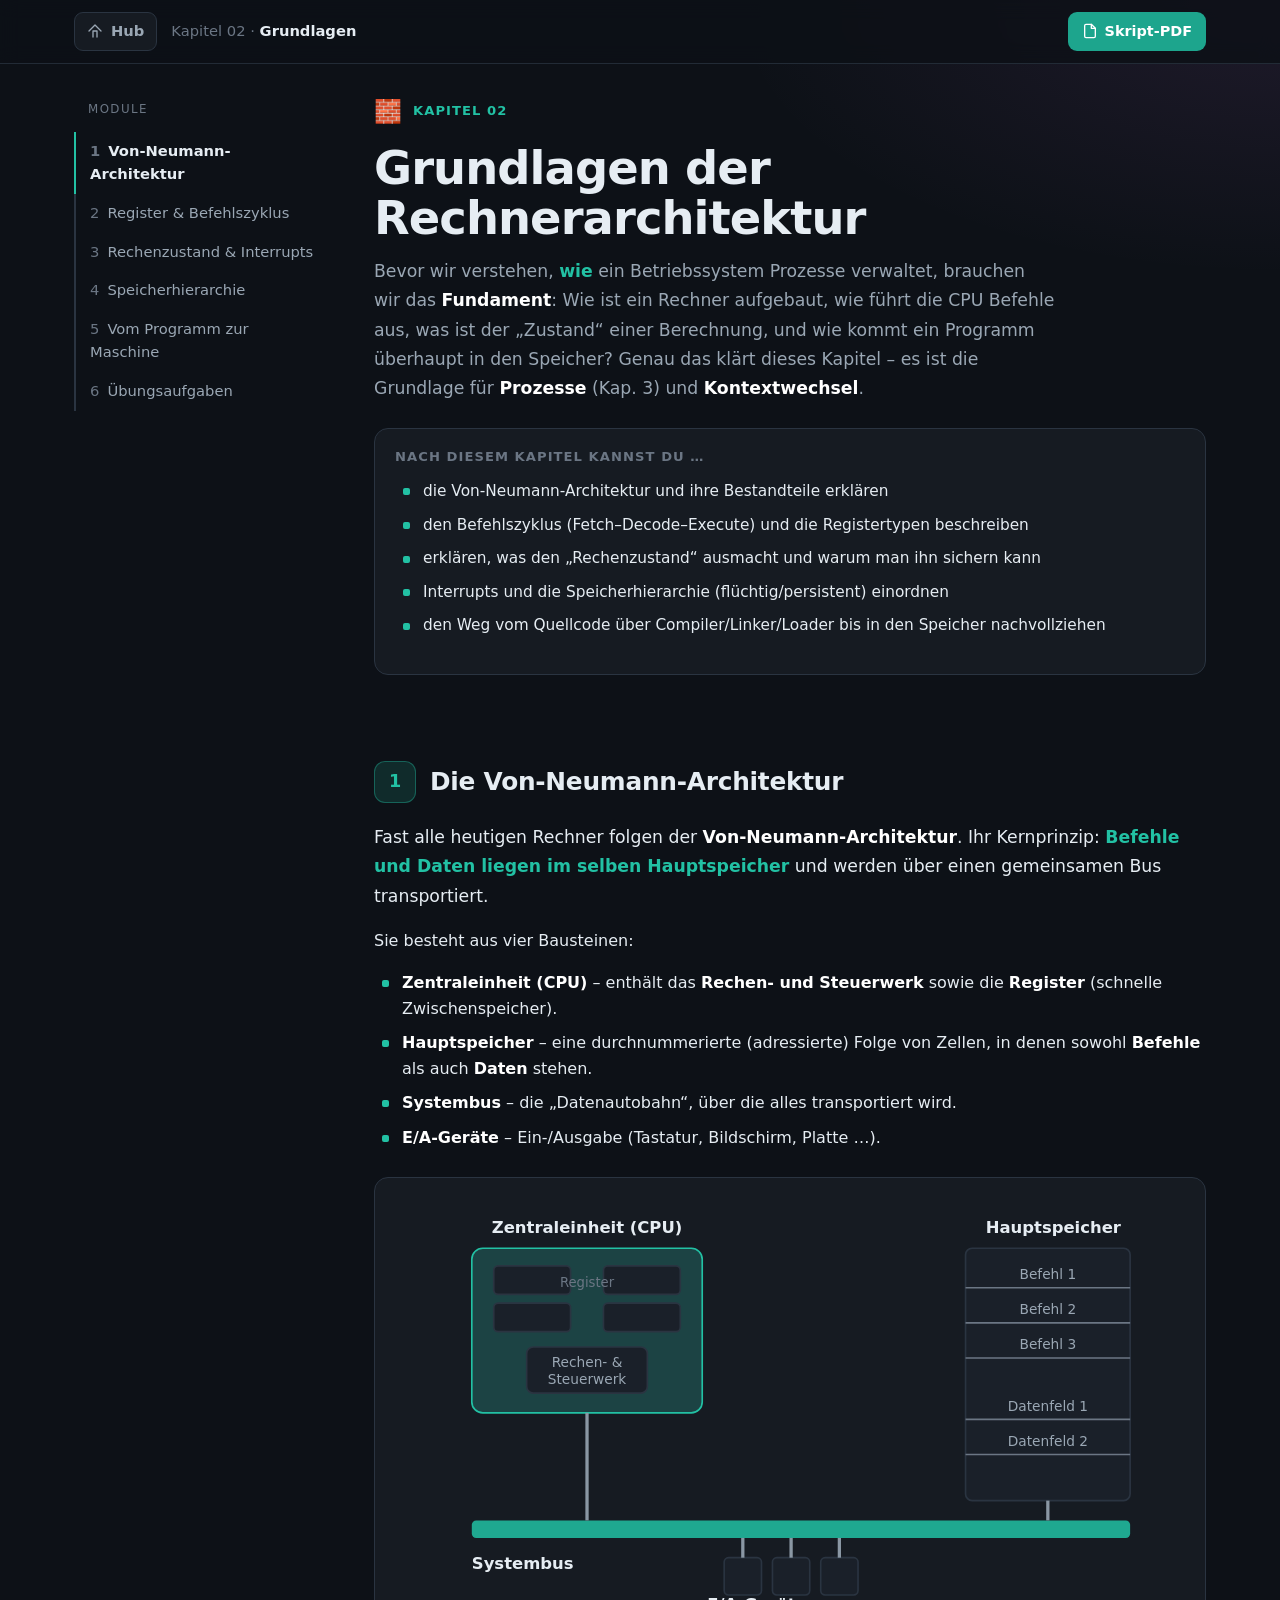
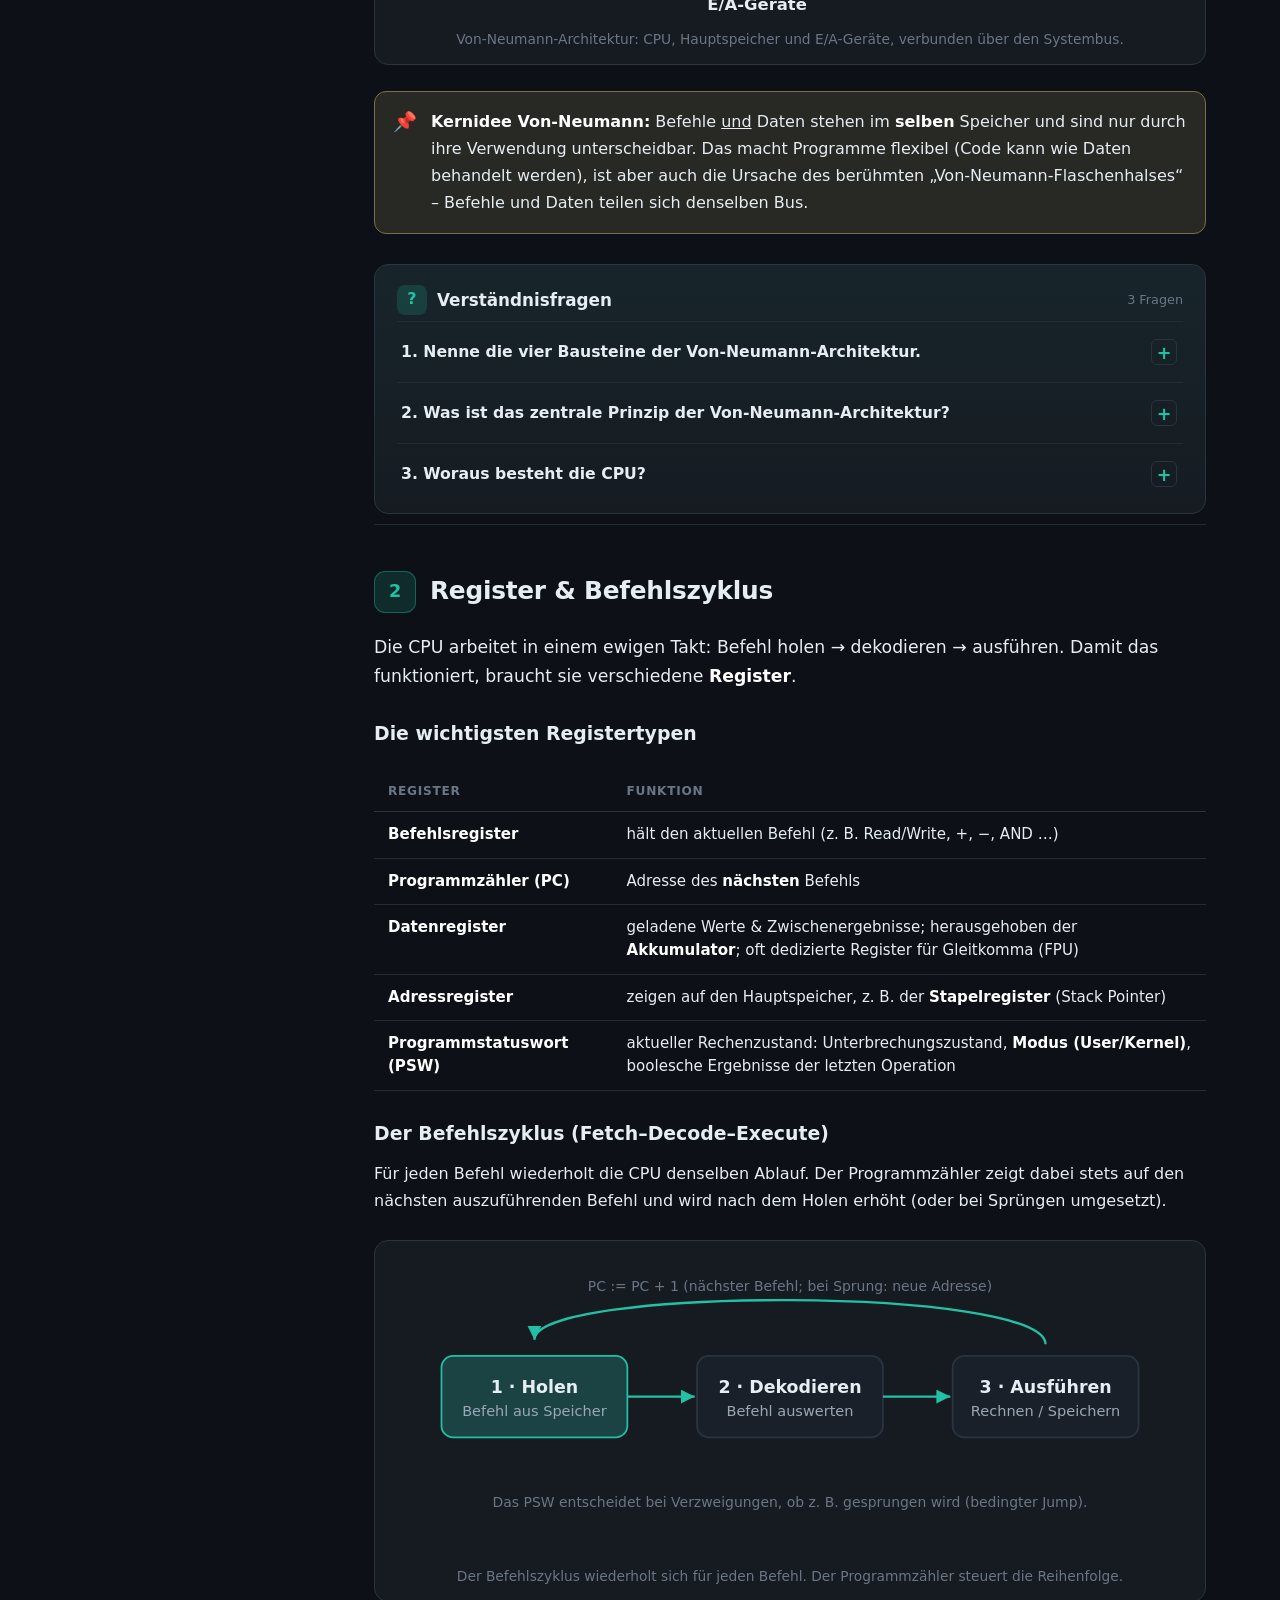
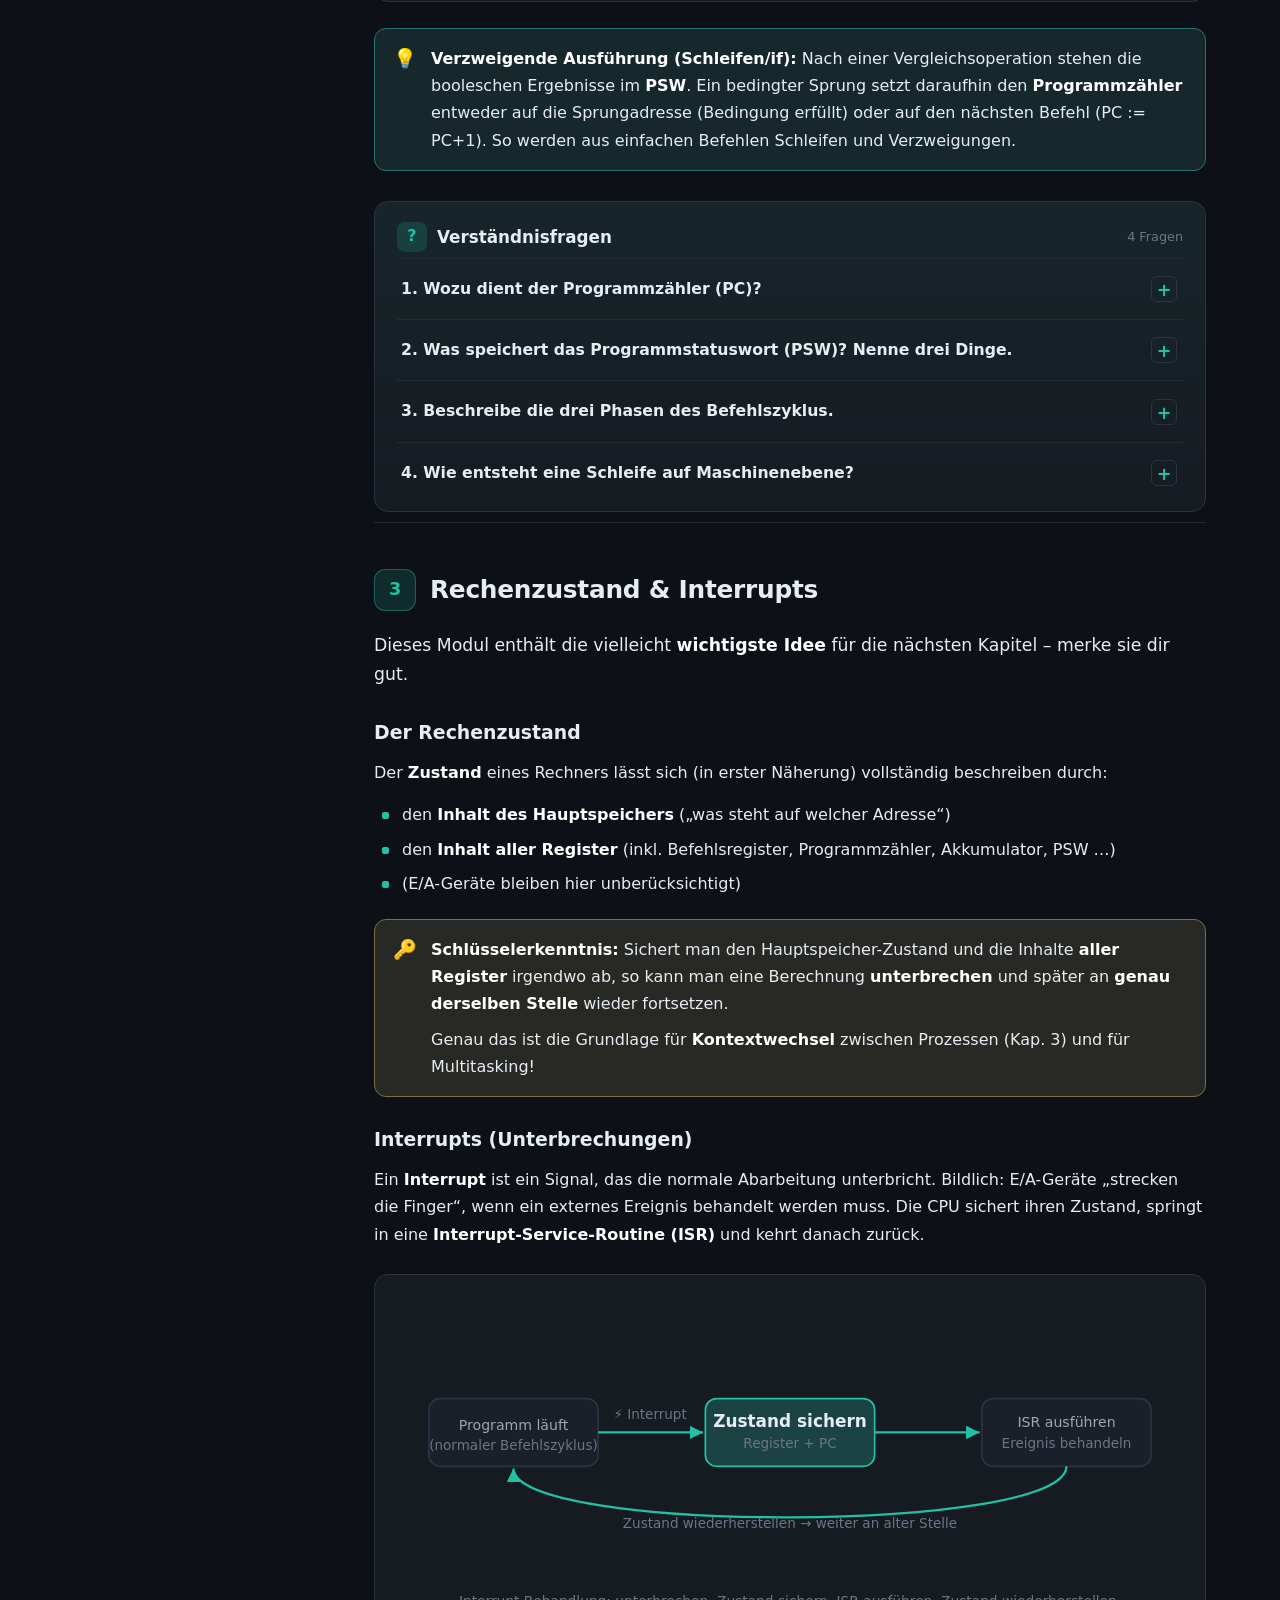
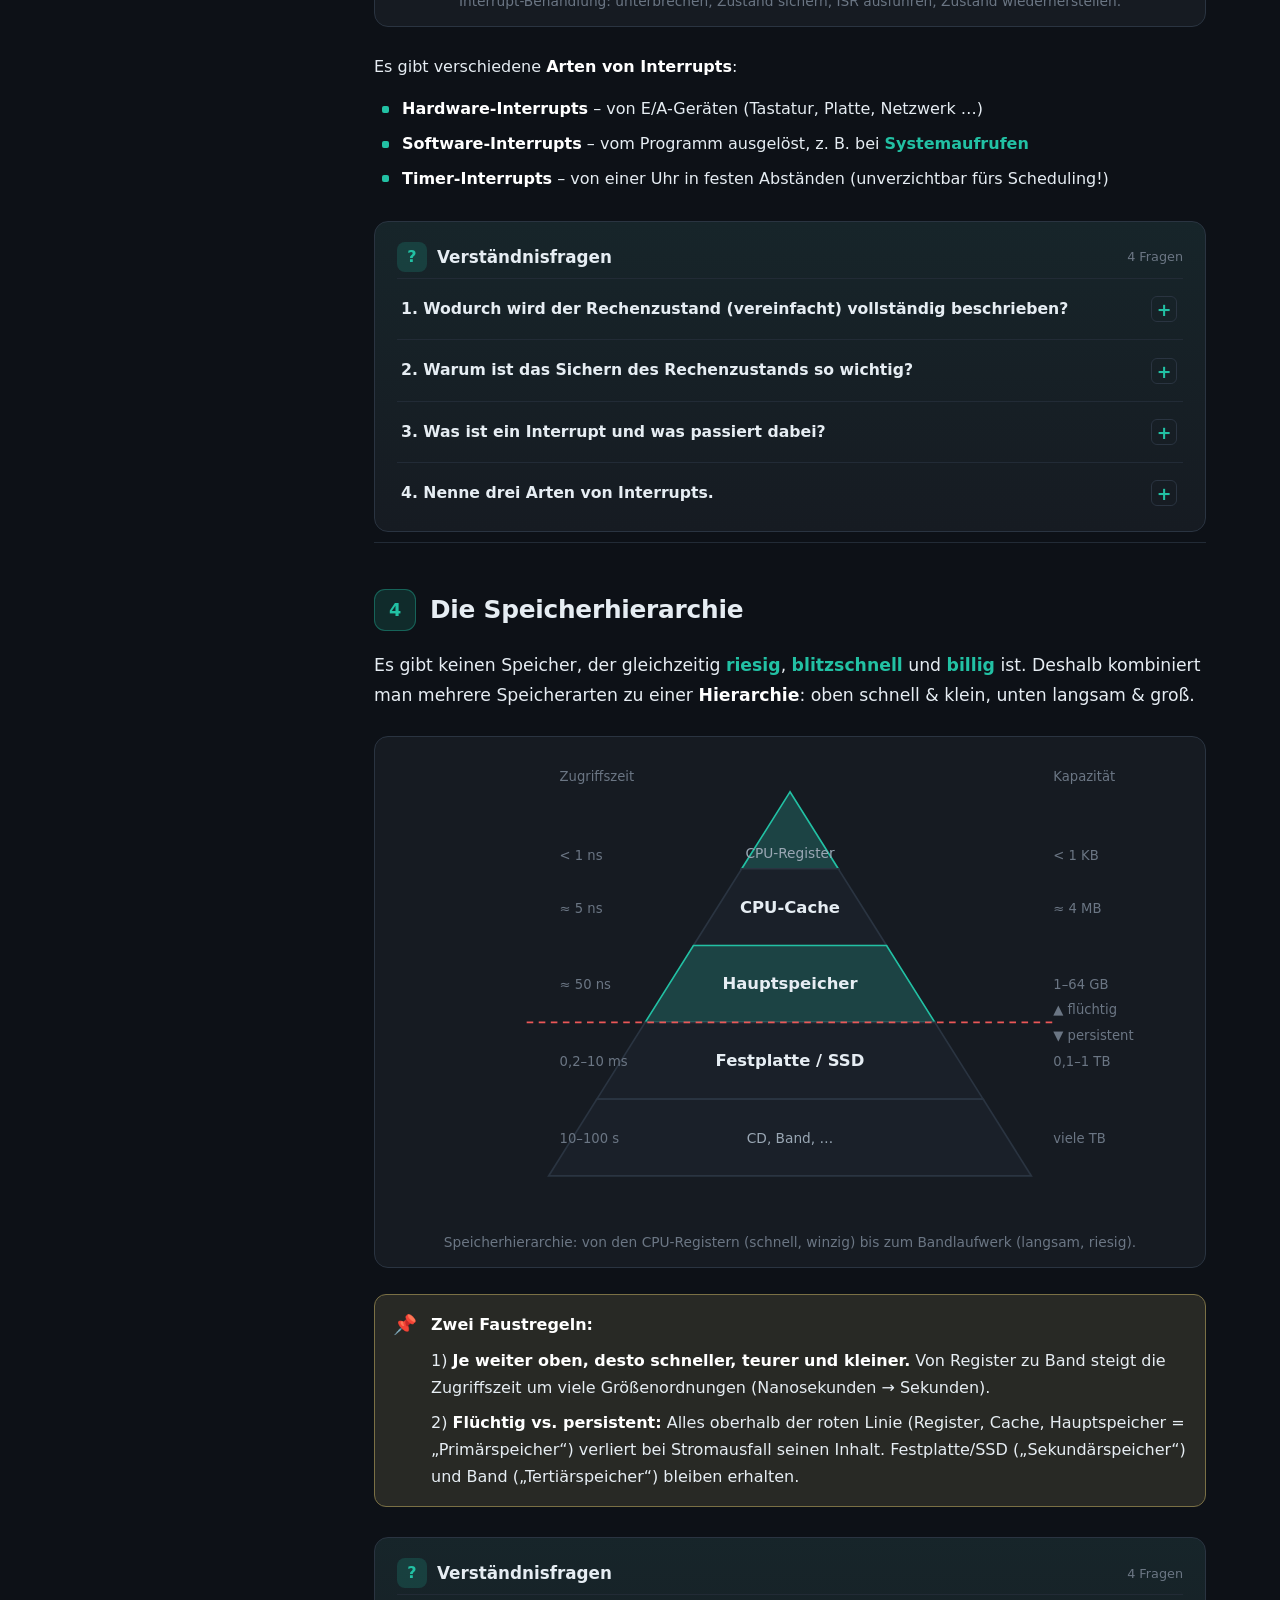
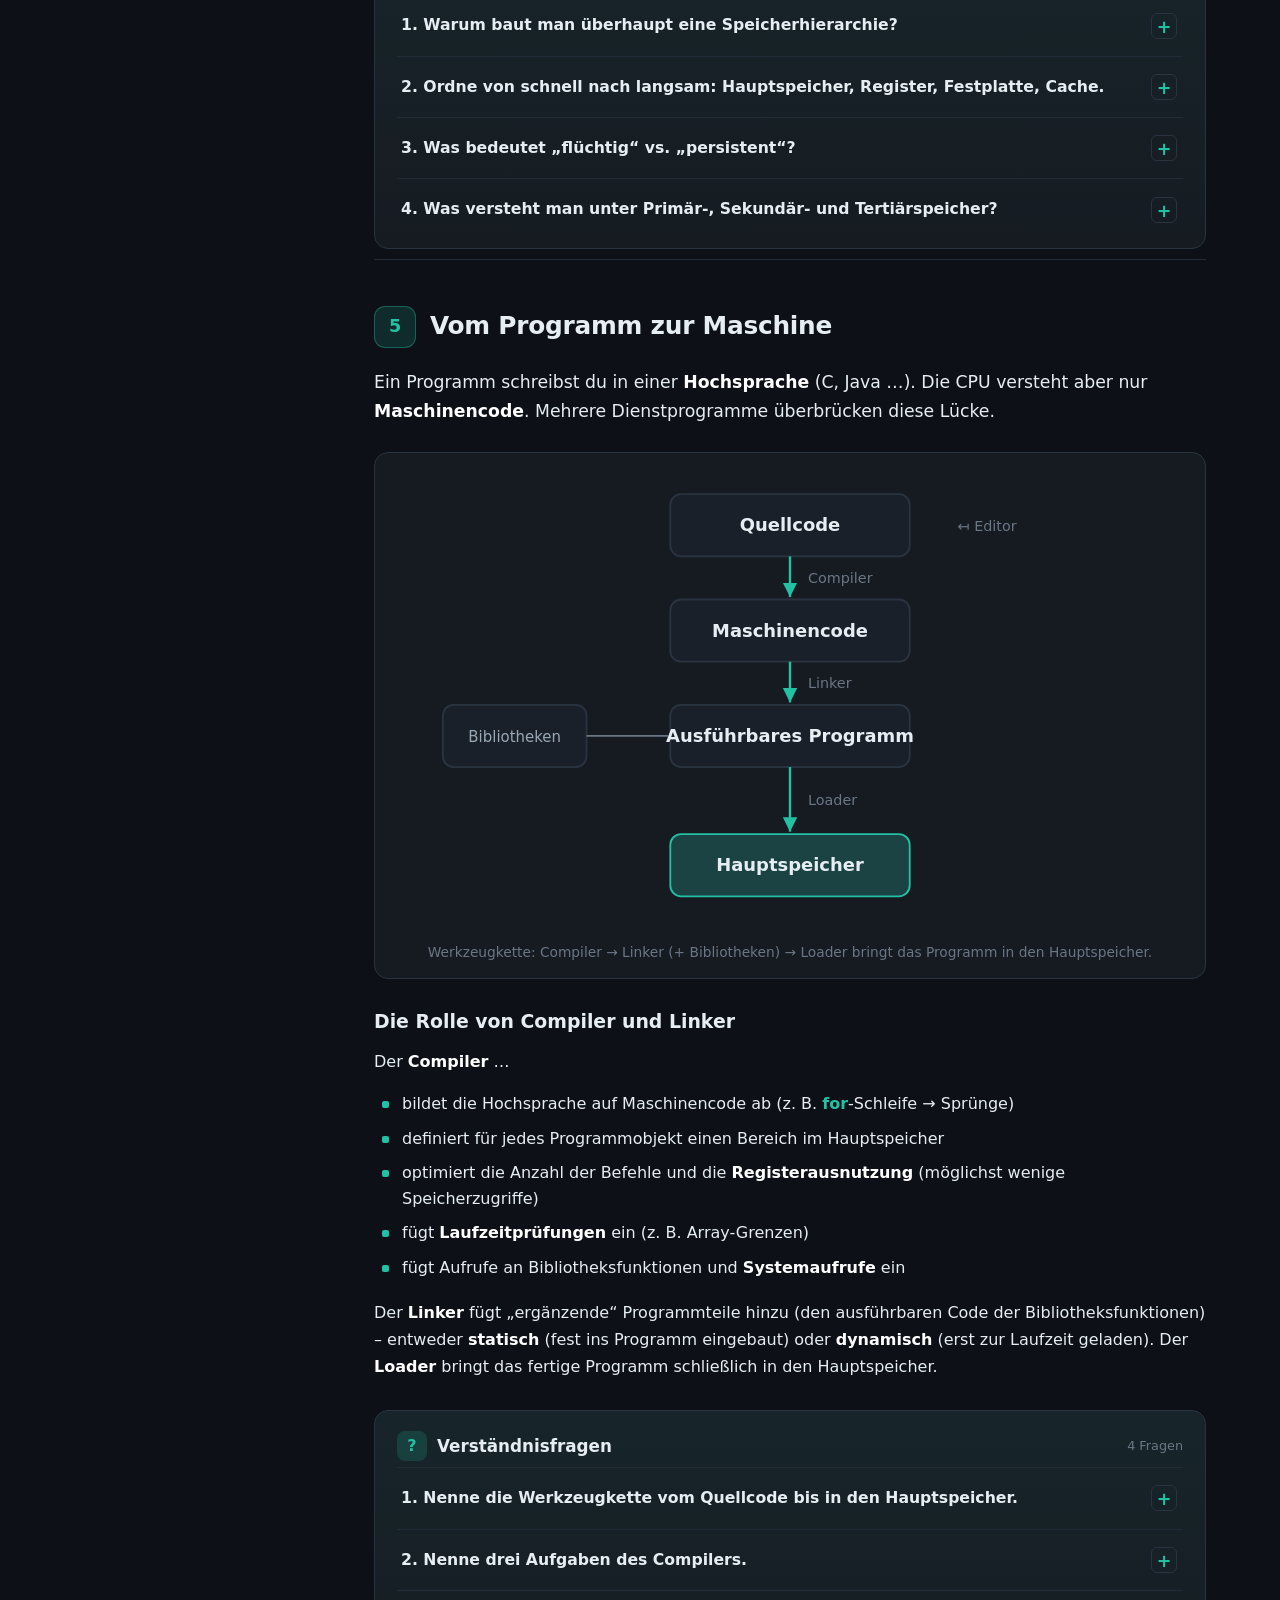
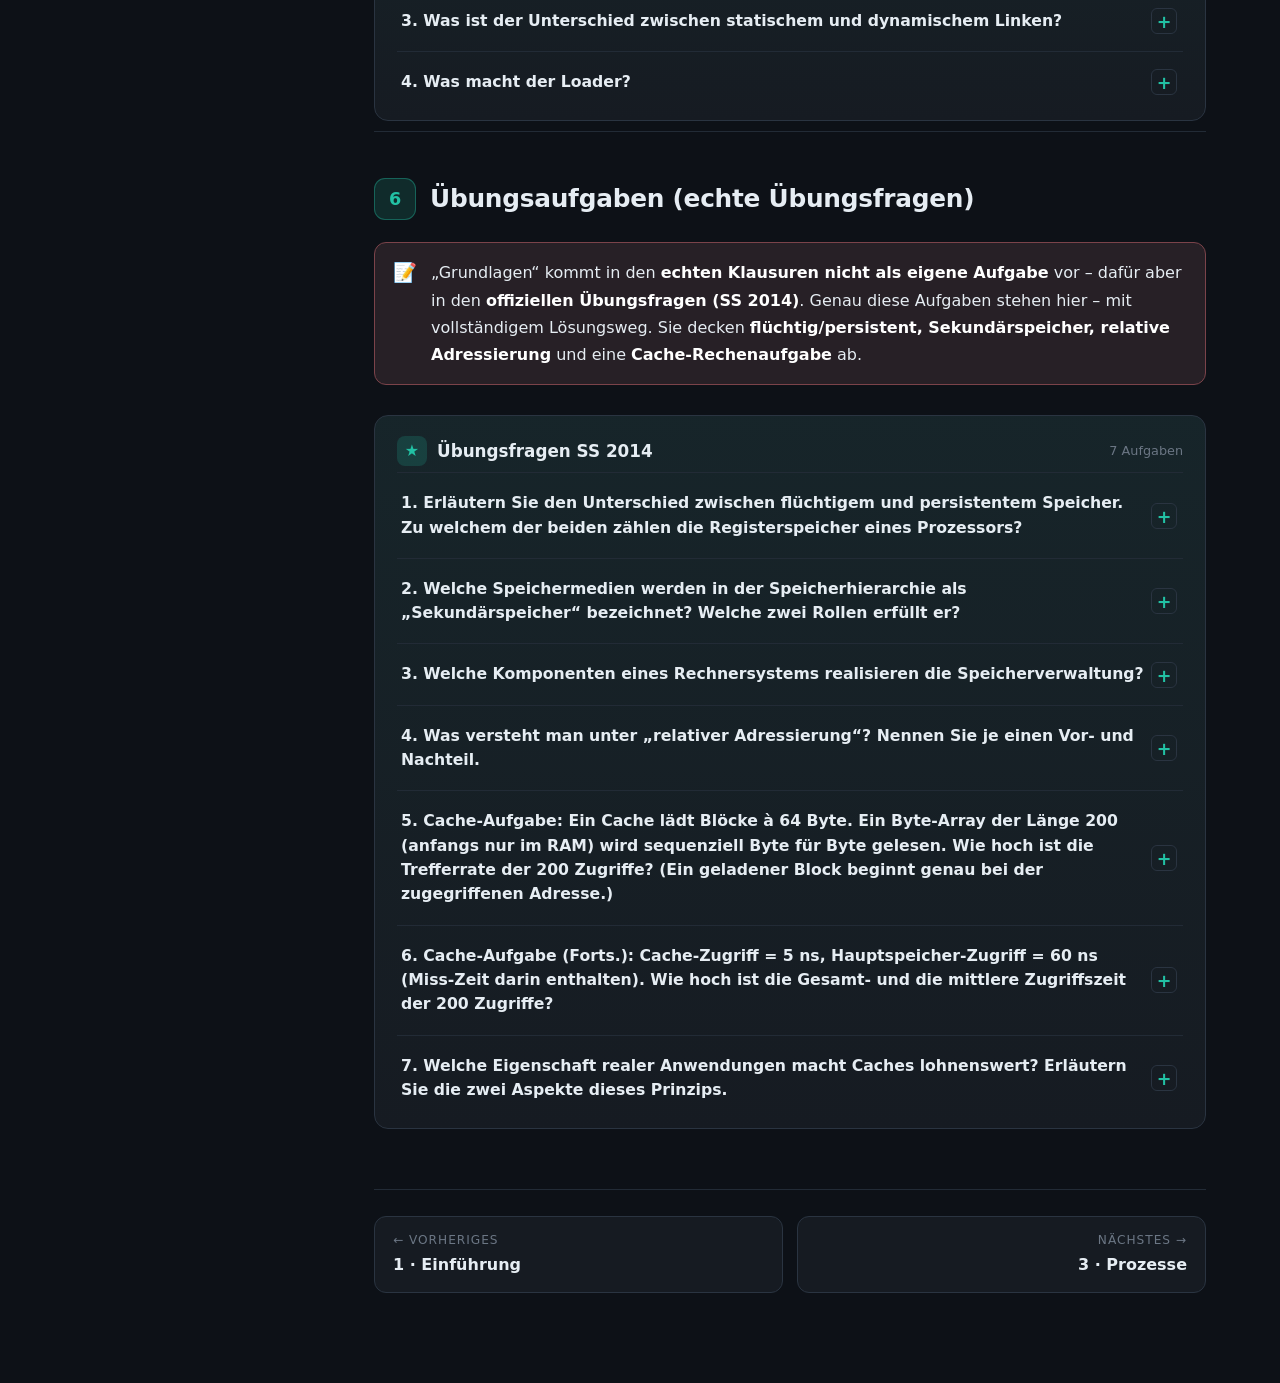
<file: kapitel-02.html>
<!DOCTYPE html>
<html lang="de">
<head>
  <meta charset="UTF-8" />
  <meta name="viewport" content="width=device-width, initial-scale=1.0" />
  <title>Kapitel 2 · Grundlagen · Betriebssysteme</title>
  <link rel="stylesheet" href="css/style.css" />
  <link rel="stylesheet" href="css/chapter.css" />
  <link rel="icon" href="data:image/svg+xml,<svg xmlns='http://www.w3.org/2000/svg' viewBox='0 0 100 100'><text y='.9em' font-size='90'>🧱</text></svg>" />
</head>
<body class="chapter" style="--chapter-accent:#22c1a4;">
  <div class="progress"></div>

  <!-- ============================================================ TOPBAR -->
  <div class="topbar">
    <div class="topbar__inner">
      <a class="home" href="index.html">
        <svg viewBox="0 0 24 24" width="16" height="16" fill="none" stroke="currentColor" stroke-width="2" stroke-linecap="round" stroke-linejoin="round"><path d="M3 12l9-9 9 9"/><path d="M9 21V12h6v9"/></svg>
        Hub
      </a>
      <span class="crumb">Kapitel 02 · <b>Grundlagen</b></span>
      <span class="spacer"></span>
      <a class="pdf-link" href="Themen/OS_2_Grundlagen.pdf" target="_blank" rel="noopener">
        <svg viewBox="0 0 24 24" fill="none" stroke="currentColor" stroke-width="2" stroke-linecap="round" stroke-linejoin="round"><path d="M14 2H6a2 2 0 0 0-2 2v16a2 2 0 0 0 2 2h12a2 2 0 0 0 2-2V8z"/><path d="M14 2v6h6"/></svg>
        Skript-PDF
      </a>
    </div>
  </div>

  <!-- ============================================================ LAYOUT -->
  <div class="chapter-layout">

    <!-- Inhaltsverzeichnis -->
    <nav class="toc">
      <div class="toc-title">Module</div>
      <ol>
        <li><a href="#modul-1"><span class="mod-num">1</span>Von-Neumann-Architektur</a></li>
        <li><a href="#modul-2"><span class="mod-num">2</span>Register &amp; Befehlszyklus</a></li>
        <li><a href="#modul-3"><span class="mod-num">3</span>Rechenzustand &amp; Interrupts</a></li>
        <li><a href="#modul-4"><span class="mod-num">4</span>Speicherhierarchie</a></li>
        <li><a href="#modul-5"><span class="mod-num">5</span>Vom Programm zur Maschine</a></li>
        <li><a href="#modul-6"><span class="mod-num">6</span>Übungsaufgaben</a></li>
      </ol>
    </nav>

    <!-- Hauptinhalt -->
    <main class="content">

      <!-- Kapitel-Kopf -->
      <header class="chapter-hero">
        <div class="kicker"><span class="ico">🧱</span> Kapitel 02</div>
        <h1>Grundlagen der Rechnerarchitektur</h1>
        <p class="intro">
          Bevor wir verstehen, <em>wie</em> ein Betriebssystem Prozesse verwaltet,
          brauchen wir das <strong>Fundament</strong>: Wie ist ein Rechner aufgebaut,
          wie führt die CPU Befehle aus, was ist der „Zustand“ einer Berechnung, und
          wie kommt ein Programm überhaupt in den Speicher? Genau das klärt dieses
          Kapitel – es ist die Grundlage für <strong>Prozesse</strong> (Kap.&nbsp;3)
          und <strong>Kontextwechsel</strong>.
        </p>

        <div class="goals">
          <h4>Nach diesem Kapitel kannst du …</h4>
          <ul>
            <li>die Von-Neumann-Architektur und ihre Bestandteile erklären</li>
            <li>den Befehlszyklus (Fetch–Decode–Execute) und die Registertypen beschreiben</li>
            <li>erklären, was den „Rechenzustand“ ausmacht und warum man ihn sichern kann</li>
            <li>Interrupts und die Speicherhierarchie (flüchtig/persistent) einordnen</li>
            <li>den Weg vom Quellcode über Compiler/Linker/Loader bis in den Speicher nachvollziehen</li>
          </ul>
        </div>
      </header>

      <!-- =================================================== MODUL 1 -->
      <section class="module" id="modul-1">
        <div class="module__head">
          <div class="module__num">1</div>
          <h2>Die Von-Neumann-Architektur</h2>
        </div>

        <p class="lead">
          Fast alle heutigen Rechner folgen der <strong>Von-Neumann-Architektur</strong>.
          Ihr Kernprinzip: <em>Befehle und Daten liegen im selben Hauptspeicher</em> und
          werden über einen gemeinsamen Bus transportiert.
        </p>

        <p>Sie besteht aus vier Bausteinen:</p>
        <ul>
          <li><strong>Zentraleinheit (CPU)</strong> – enthält das <strong>Rechen- und
              Steuerwerk</strong> sowie die <strong>Register</strong> (schnelle
              Zwischenspeicher).</li>
          <li><strong>Hauptspeicher</strong> – eine durchnummerierte (adressierte) Folge
              von Zellen, in denen sowohl <strong>Befehle</strong> als auch
              <strong>Daten</strong> stehen.</li>
          <li><strong>Systembus</strong> – die „Datenautobahn“, über die alles
              transportiert wird.</li>
          <li><strong>E/A-Geräte</strong> – Ein-/Ausgabe (Tastatur, Bildschirm, Platte …).</li>
        </ul>

        <figure class="sketch">
          <svg viewBox="0 0 720 380" role="img" aria-label="Von-Neumann-Architektur">
            <!-- CPU -->
            <text class="sk-label" x="175" y="30" text-anchor="middle">Zentraleinheit (CPU)</text>
            <rect class="sk-accent" x="70" y="44" width="210" height="150" rx="10"/>
            <rect class="sk-box" x="90"  y="60" width="70" height="26" rx="4"/>
            <rect class="sk-box" x="190" y="60" width="70" height="26" rx="4"/>
            <rect class="sk-box" x="90"  y="94" width="70" height="26" rx="4"/>
            <rect class="sk-box" x="190" y="94" width="70" height="26" rx="4"/>
            <text class="sk-faint" x="175" y="79" text-anchor="middle">Register</text>
            <rect class="sk-box" x="120" y="134" width="110" height="42" rx="6"/>
            <text class="sk-sub" x="175" y="152" text-anchor="middle">Rechen- &amp;</text>
            <text class="sk-sub" x="175" y="168" text-anchor="middle">Steuerwerk</text>

            <!-- Hauptspeicher -->
            <text class="sk-label" x="600" y="30" text-anchor="middle">Hauptspeicher</text>
            <rect class="sk-box" x="520" y="44" width="150" height="230" rx="6"/>
            <line class="sk-line" x1="520" y1="80"  x2="670" y2="80"/>
            <line class="sk-line" x1="520" y1="112" x2="670" y2="112"/>
            <line class="sk-line" x1="520" y1="144" x2="670" y2="144"/>
            <line class="sk-line" x1="520" y1="200" x2="670" y2="200"/>
            <line class="sk-line" x1="520" y1="232" x2="670" y2="232"/>
            <text class="sk-sub" x="595" y="72"  text-anchor="middle">Befehl 1</text>
            <text class="sk-sub" x="595" y="104" text-anchor="middle">Befehl 2</text>
            <text class="sk-sub" x="595" y="136" text-anchor="middle">Befehl 3</text>
            <text class="sk-sub" x="595" y="192" text-anchor="middle">Datenfeld 1</text>
            <text class="sk-sub" x="595" y="224" text-anchor="middle">Datenfeld 2</text>

            <!-- Systembus -->
            <rect x="70" y="292" width="600" height="16" rx="4" fill="#22c1a4" opacity="0.85"/>
            <text class="sk-label" x="70" y="336" text-anchor="start">Systembus</text>

            <!-- Verbindungen -->
            <line x1="175" y1="194" x2="175" y2="292" stroke="#8a97a4" stroke-width="3"/>
            <line x1="595" y1="274" x2="595" y2="292" stroke="#8a97a4" stroke-width="3"/>

            <!-- E/A-Geräte -->
            <text class="sk-label" x="330" y="374" text-anchor="middle">E/A-Geräte</text>
            <rect class="sk-box" x="300" y="326" width="34" height="34" rx="4"/>
            <rect class="sk-box" x="344" y="326" width="34" height="34" rx="4"/>
            <rect class="sk-box" x="388" y="326" width="34" height="34" rx="4"/>
            <line x1="317" y1="326" x2="317" y2="308" stroke="#8a97a4" stroke-width="3"/>
            <line x1="361" y1="326" x2="361" y2="308" stroke="#8a97a4" stroke-width="3"/>
            <line x1="405" y1="326" x2="405" y2="308" stroke="#8a97a4" stroke-width="3"/>
          </svg>
          <figcaption>Von-Neumann-Architektur: CPU, Hauptspeicher und E/A-Geräte, verbunden über den Systembus.</figcaption>
        </figure>

        <div class="callout callout--merke">
          <div class="cico">📌</div>
          <div class="callout__body">
            <p><strong>Kernidee Von-Neumann:</strong> Befehle <u>und</u> Daten stehen im
            <strong>selben</strong> Speicher und sind nur durch ihre Verwendung
            unterscheidbar. Das macht Programme flexibel (Code kann wie Daten behandelt
            werden), ist aber auch die Ursache des berühmten „Von-Neumann-Flaschenhalses“
            – Befehle und Daten teilen sich denselben Bus.</p>
          </div>
        </div>

        <!-- Fragen Modul 1 -->
        <div class="questions">
          <div class="questions__head">
            <span class="q-ico">?</span><h3>Verständnisfragen</h3><span class="count">3 Fragen</span>
          </div>
          <details class="q">
            <summary>1. Nenne die vier Bausteine der Von-Neumann-Architektur.</summary>
            <div class="answer"><strong>CPU</strong> (Rechen-/Steuerwerk + Register),
              <strong>Hauptspeicher</strong>, <strong>Systembus</strong> und
              <strong>E/A-Geräte</strong>.</div>
          </details>
          <details class="q">
            <summary>2. Was ist das zentrale Prinzip der Von-Neumann-Architektur?</summary>
            <div class="answer"><strong>Befehle und Daten liegen im selben
              Hauptspeicher</strong> (gemeinsam adressiert) und werden über einen
              gemeinsamen Bus transportiert.</div>
          </details>
          <details class="q">
            <summary>3. Woraus besteht die CPU?</summary>
            <div class="answer">Aus dem <strong>Rechen- und Steuerwerk</strong> und den
              <strong>Registern</strong> (sehr schnelle Zwischenspeicher direkt in der CPU).</div>
          </details>
        </div>
      </section>

      <!-- =================================================== MODUL 2 -->
      <section class="module" id="modul-2">
        <div class="module__head">
          <div class="module__num">2</div>
          <h2>Register &amp; Befehlszyklus</h2>
        </div>

        <p class="lead">
          Die CPU arbeitet in einem ewigen Takt: Befehl holen → dekodieren →
          ausführen. Damit das funktioniert, braucht sie verschiedene
          <strong>Register</strong>.
        </p>

        <h3>Die wichtigsten Registertypen</h3>
        <div class="table-wrap">
          <table class="cmp">
            <thead><tr><th>Register</th><th>Funktion</th></tr></thead>
            <tbody>
              <tr><td>Befehlsregister</td><td>hält den aktuellen Befehl (z.&nbsp;B. Read/Write, +, −, AND …)</td></tr>
              <tr><td>Programmzähler (PC)</td><td>Adresse des <strong>nächsten</strong> Befehls</td></tr>
              <tr><td>Datenregister</td><td>geladene Werte &amp; Zwischenergebnisse; herausgehoben der <strong>Akkumulator</strong>; oft dedizierte Register für Gleitkomma (FPU)</td></tr>
              <tr><td>Adressregister</td><td>zeigen auf den Hauptspeicher, z.&nbsp;B. der <strong>Stapelregister</strong> (Stack Pointer)</td></tr>
              <tr><td>Programmstatuswort (PSW)</td><td>aktueller Rechenzustand: Unterbrechungszustand, <strong>Modus (User/Kernel)</strong>, boolesche Ergebnisse der letzten Operation</td></tr>
            </tbody>
          </table>
        </div>

        <h3>Der Befehlszyklus (Fetch–Decode–Execute)</h3>
        <p>
          Für jeden Befehl wiederholt die CPU denselben Ablauf. Der Programmzähler
          zeigt dabei stets auf den nächsten auszuführenden Befehl und wird nach dem
          Holen erhöht (oder bei Sprüngen umgesetzt).
        </p>

        <figure class="sketch">
          <svg viewBox="0 0 680 250" role="img" aria-label="Befehlszyklus Fetch Decode Execute">
            <!-- Rückführung oben -->
            <path class="sk-arrow" d="M560 70 C560 20, 120 20, 120 66" marker-end="url(#ah2)"/>
            <text class="sk-faint" x="340" y="24" text-anchor="middle">PC := PC + 1  (nächster Befehl; bei Sprung: neue Adresse)</text>

            <!-- 3 Stufen -->
            <rect class="sk-accent" x="40"  y="80" width="160" height="70" rx="10"/>
            <text class="sk-label" x="120" y="112" text-anchor="middle">1 · Holen</text>
            <text class="sk-sub" x="120" y="132" text-anchor="middle">Befehl aus Speicher</text>

            <rect class="sk-box" x="260" y="80" width="160" height="70" rx="10"/>
            <text class="sk-label" x="340" y="112" text-anchor="middle">2 · Dekodieren</text>
            <text class="sk-sub" x="340" y="132" text-anchor="middle">Befehl auswerten</text>

            <rect class="sk-box" x="480" y="80" width="160" height="70" rx="10"/>
            <text class="sk-label" x="560" y="112" text-anchor="middle">3 · Ausführen</text>
            <text class="sk-sub" x="560" y="132" text-anchor="middle">Rechnen / Speichern</text>

            <path class="sk-arrow" d="M200 115 L258 115" marker-end="url(#ah2)"/>
            <path class="sk-arrow" d="M420 115 L478 115" marker-end="url(#ah2)"/>

            <text class="sk-faint" x="340" y="210" text-anchor="middle">Das PSW entscheidet bei Verzweigungen, ob z.&#160;B. gesprungen wird (bedingter Jump).</text>
            <defs>
              <marker id="ah2" markerWidth="9" markerHeight="9" refX="6" refY="3" orient="auto">
                <path d="M0,0 L6,3 L0,6 Z" fill="#22c1a4"/>
              </marker>
            </defs>
          </svg>
          <figcaption>Der Befehlszyklus wiederholt sich für jeden Befehl. Der Programmzähler steuert die Reihenfolge.</figcaption>
        </figure>

        <div class="callout callout--note">
          <div class="cico">💡</div>
          <div class="callout__body">
            <p><strong>Verzweigende Ausführung (Schleifen/if):</strong> Nach einer
            Vergleichsoperation stehen die booleschen Ergebnisse im <strong>PSW</strong>.
            Ein bedingter Sprung setzt daraufhin den <strong>Programmzähler</strong>
            entweder auf die Sprungadresse (Bedingung erfüllt) oder auf den nächsten
            Befehl (PC := PC+1). So werden aus einfachen Befehlen Schleifen und
            Verzweigungen.</p>
          </div>
        </div>

        <!-- Fragen Modul 2 -->
        <div class="questions">
          <div class="questions__head">
            <span class="q-ico">?</span><h3>Verständnisfragen</h3><span class="count">4 Fragen</span>
          </div>
          <details class="q">
            <summary>1. Wozu dient der Programmzähler (PC)?</summary>
            <div class="answer">Er enthält die <strong>Adresse des nächsten
              auszuführenden Befehls</strong>. Nach dem Holen wird er erhöht bzw. bei
              Sprüngen auf eine neue Adresse gesetzt.</div>
          </details>
          <details class="q">
            <summary>2. Was speichert das Programmstatuswort (PSW)? Nenne drei Dinge.</summary>
            <div class="answer">Den aktuellen Rechenzustand: <strong>Unterbrechungszustand</strong>,
              den <strong>Modus (User Mode / Kernel Mode)</strong> und die
              <strong>booleschen Ergebnisse</strong> der letzten arithmetischen bzw.
              Vergleichsoperation.</div>
          </details>
          <details class="q">
            <summary>3. Beschreibe die drei Phasen des Befehlszyklus.</summary>
            <div class="answer"><strong>Holen (Fetch):</strong> Befehl aus dem Speicher
              (Adresse aus PC) holen. <strong>Dekodieren (Decode):</strong> Befehl
              auswerten. <strong>Ausführen (Execute):</strong> Operation durchführen
              (rechnen, laden, speichern).</div>
          </details>
          <details class="q">
            <summary>4. Wie entsteht eine Schleife auf Maschinenebene?</summary>
            <div class="answer">Durch einen <strong>bedingten Sprung</strong>: Eine
              Vergleichsoperation setzt das PSW; ein Sprungbefehl setzt den
              <strong>PC</strong> abhängig davon zurück auf den Schleifenanfang oder
              lässt ihn weiterlaufen.</div>
          </details>
        </div>
      </section>

      <!-- =================================================== MODUL 3 -->
      <section class="module" id="modul-3">
        <div class="module__head">
          <div class="module__num">3</div>
          <h2>Rechenzustand &amp; Interrupts</h2>
        </div>

        <p class="lead">
          Dieses Modul enthält die vielleicht <strong>wichtigste Idee</strong> für die
          nächsten Kapitel – merke sie dir gut.
        </p>

        <h3>Der Rechenzustand</h3>
        <p>
          Der <strong>Zustand</strong> eines Rechners lässt sich (in erster Näherung)
          vollständig beschreiben durch:
        </p>
        <ul>
          <li>den <strong>Inhalt des Hauptspeichers</strong> („was steht auf welcher Adresse“)</li>
          <li>den <strong>Inhalt aller Register</strong> (inkl. Befehlsregister, Programmzähler, Akkumulator, PSW …)</li>
          <li>(E/A-Geräte bleiben hier unberücksichtigt)</li>
        </ul>

        <div class="callout callout--merke">
          <div class="cico">🔑</div>
          <div class="callout__body">
            <p><strong>Schlüsselerkenntnis:</strong> Sichert man den Hauptspeicher-Zustand
            und die Inhalte <strong>aller Register</strong> irgendwo ab, so kann man eine
            Berechnung <strong>unterbrechen</strong> und später an <strong>genau
            derselben Stelle</strong> wieder fortsetzen.</p>
            <p>Genau das ist die Grundlage für <strong>Kontextwechsel</strong> zwischen
            Prozessen (Kap.&nbsp;3) und für Multitasking!</p>
          </div>
        </div>

        <h3>Interrupts (Unterbrechungen)</h3>
        <p>
          Ein <strong>Interrupt</strong> ist ein Signal, das die normale Abarbeitung
          unterbricht. Bildlich: E/A-Geräte „strecken die Finger“, wenn ein externes
          Ereignis behandelt werden muss. Die CPU sichert ihren Zustand, springt in
          eine <strong>Interrupt-Service-Routine (ISR)</strong> und kehrt danach zurück.
        </p>

        <figure class="sketch">
          <svg viewBox="0 0 700 250" role="img" aria-label="Ablauf einer Interrupt-Behandlung">
            <rect class="sk-box" x="30"  y="90" width="150" height="60" rx="10"/>
            <text class="sk-sub" x="105" y="118" text-anchor="middle">Programm läuft</text>
            <text class="sk-faint" x="105" y="136" text-anchor="middle">(normaler Befehlszyklus)</text>

            <rect class="sk-accent" x="275" y="90" width="150" height="60" rx="10"/>
            <text class="sk-label" x="350" y="115" text-anchor="middle">Zustand sichern</text>
            <text class="sk-faint" x="350" y="134" text-anchor="middle">Register + PC</text>

            <rect class="sk-box" x="520" y="90" width="150" height="60" rx="10"/>
            <text class="sk-sub" x="595" y="115" text-anchor="middle">ISR ausführen</text>
            <text class="sk-faint" x="595" y="134" text-anchor="middle">Ereignis behandeln</text>

            <path class="sk-arrow" d="M180 120 L273 120" marker-end="url(#ah3)"/>
            <text class="sk-faint" x="226" y="108" text-anchor="middle">⚡ Interrupt</text>
            <path class="sk-arrow" d="M425 120 L518 120" marker-end="url(#ah3)"/>
            <!-- Rücksprung -->
            <path class="sk-arrow" d="M595 150 C595 210, 105 210, 105 152" marker-end="url(#ah3)"/>
            <text class="sk-faint" x="350" y="205" text-anchor="middle">Zustand wiederherstellen → weiter an alter Stelle</text>
            <defs>
              <marker id="ah3" markerWidth="9" markerHeight="9" refX="6" refY="3" orient="auto">
                <path d="M0,0 L6,3 L0,6 Z" fill="#22c1a4"/>
              </marker>
            </defs>
          </svg>
          <figcaption>Interrupt-Behandlung: unterbrechen, Zustand sichern, ISR ausführen, Zustand wiederherstellen.</figcaption>
        </figure>

        <p>Es gibt verschiedene <strong>Arten von Interrupts</strong>:</p>
        <ul>
          <li><strong>Hardware-Interrupts</strong> – von E/A-Geräten (Tastatur, Platte, Netzwerk …)</li>
          <li><strong>Software-Interrupts</strong> – vom Programm ausgelöst, z.&nbsp;B. bei <em>Systemaufrufen</em></li>
          <li><strong>Timer-Interrupts</strong> – von einer Uhr in festen Abständen (unverzichtbar fürs Scheduling!)</li>
        </ul>

        <!-- Fragen Modul 3 -->
        <div class="questions">
          <div class="questions__head">
            <span class="q-ico">?</span><h3>Verständnisfragen</h3><span class="count">4 Fragen</span>
          </div>
          <details class="q">
            <summary>1. Wodurch wird der Rechenzustand (vereinfacht) vollständig beschrieben?</summary>
            <div class="answer">Durch den <strong>Inhalt des Hauptspeichers</strong> und
              den <strong>Inhalt aller Register</strong> (inkl. Programmzähler und PSW).</div>
          </details>
          <details class="q">
            <summary>2. Warum ist das Sichern des Rechenzustands so wichtig?</summary>
            <div class="answer">Weil man eine Berechnung dadurch <strong>unterbrechen</strong>
              und später <strong>an genau derselben Stelle fortsetzen</strong> kann.
              Das ist die Grundlage für <strong>Kontextwechsel</strong> und Multitasking.</div>
          </details>
          <details class="q">
            <summary>3. Was ist ein Interrupt und was passiert dabei?</summary>
            <div class="answer">Ein Signal, das die normale Abarbeitung unterbricht. Die
              CPU <strong>sichert ihren Zustand</strong>, führt eine
              <strong>Interrupt-Service-Routine</strong> aus und stellt danach den
              Zustand wieder her.</div>
          </details>
          <details class="q">
            <summary>4. Nenne drei Arten von Interrupts.</summary>
            <div class="answer"><strong>Hardware-Interrupts</strong> (E/A-Geräte),
              <strong>Software-Interrupts</strong> (z.&nbsp;B. Systemaufrufe) und
              <strong>Timer-Interrupts</strong> (Uhr, wichtig fürs Scheduling).</div>
          </details>
        </div>
      </section>

      <!-- =================================================== MODUL 4 -->
      <section class="module" id="modul-4">
        <div class="module__head">
          <div class="module__num">4</div>
          <h2>Die Speicherhierarchie</h2>
        </div>

        <p class="lead">
          Es gibt keinen Speicher, der gleichzeitig <em>riesig</em>, <em>blitzschnell</em>
          und <em>billig</em> ist. Deshalb kombiniert man mehrere Speicherarten zu einer
          <strong>Hierarchie</strong>: oben schnell &amp; klein, unten langsam &amp; groß.
        </p>

        <figure class="sketch">
          <svg viewBox="0 0 720 420" role="img" aria-label="Speicherhierarchie als Pyramide">
            <!-- Bänder (von oben nach unten) -->
            <polygon class="sk-accent" points="360,30 316,100 404,100"/>
            <polygon class="sk-box" points="316,100 404,100 448,170 272,170"/>
            <polygon class="sk-accent" points="272,170 448,170 492,240 228,240"/>
            <polygon class="sk-box" points="228,240 492,240 536,310 184,310"/>
            <polygon class="sk-box" points="184,310 536,310 580,380 140,380"/>

            <!-- Labels in Bändern -->
            <text class="sk-sub" x="360" y="90"  text-anchor="middle">CPU-Register</text>
            <text class="sk-label" x="360" y="140" text-anchor="middle">CPU-Cache</text>
            <text class="sk-label" x="360" y="210" text-anchor="middle">Hauptspeicher</text>
            <text class="sk-label" x="360" y="280" text-anchor="middle">Festplatte / SSD</text>
            <text class="sk-sub" x="360" y="350" text-anchor="middle">CD, Band, …</text>

            <!-- Zugriffszeiten links -->
            <text class="sk-faint" x="150" y="20" text-anchor="start">Zugriffszeit</text>
            <text class="sk-faint" x="150" y="92"  text-anchor="start">&lt; 1 ns</text>
            <text class="sk-faint" x="150" y="140" text-anchor="start">≈ 5 ns</text>
            <text class="sk-faint" x="150" y="210" text-anchor="start">≈ 50 ns</text>
            <text class="sk-faint" x="150" y="280" text-anchor="start">0,2–10 ms</text>
            <text class="sk-faint" x="150" y="350" text-anchor="start">10–100 s</text>

            <!-- Kapazität rechts -->
            <text class="sk-faint" x="600" y="20" text-anchor="start">Kapazität</text>
            <text class="sk-faint" x="600" y="92"  text-anchor="start">&lt; 1 KB</text>
            <text class="sk-faint" x="600" y="140" text-anchor="start">≈ 4 MB</text>
            <text class="sk-faint" x="600" y="210" text-anchor="start">1–64 GB</text>
            <text class="sk-faint" x="600" y="280" text-anchor="start">0,1–1 TB</text>
            <text class="sk-faint" x="600" y="350" text-anchor="start">viele TB</text>

            <!-- flüchtig / persistent Trennlinie -->
            <line x1="120" y1="240" x2="600" y2="240" stroke="#eb5757" stroke-width="1.5" stroke-dasharray="6 5"/>
            <text x="600" y="232" class="sk-faint" fill="#eb5757" text-anchor="start">▲ flüchtig</text>
            <text x="600" y="256" class="sk-faint" fill="#eb5757" text-anchor="start">▼ persistent</text>
          </svg>
          <figcaption>Speicherhierarchie: von den CPU-Registern (schnell, winzig) bis zum Bandlaufwerk (langsam, riesig).</figcaption>
        </figure>

        <div class="callout callout--merke">
          <div class="cico">📌</div>
          <div class="callout__body">
            <p><strong>Zwei Faustregeln:</strong></p>
            <p>1) <strong>Je weiter oben, desto schneller, teurer und kleiner.</strong>
            Von Register zu Band steigt die Zugriffszeit um viele Größenordnungen
            (Nanosekunden → Sekunden).</p>
            <p>2) <strong>Flüchtig vs. persistent:</strong> Alles oberhalb der roten Linie
            (Register, Cache, Hauptspeicher = „Primärspeicher“) verliert bei Stromausfall
            seinen Inhalt. Festplatte/SSD („Sekundärspeicher“) und Band („Tertiärspeicher“)
            bleiben erhalten.</p>
          </div>
        </div>

        <!-- Fragen Modul 4 -->
        <div class="questions">
          <div class="questions__head">
            <span class="q-ico">?</span><h3>Verständnisfragen</h3><span class="count">4 Fragen</span>
          </div>
          <details class="q">
            <summary>1. Warum baut man überhaupt eine Speicherhierarchie?</summary>
            <div class="answer">Weil kein Speicher gleichzeitig schnell, groß und billig
              ist. Die Hierarchie kombiniert die Vorteile: schneller kleiner Speicher
              oben, großer langsamer Speicher unten.</div>
          </details>
          <details class="q">
            <summary>2. Ordne von schnell nach langsam: Hauptspeicher, Register, Festplatte, Cache.</summary>
            <div class="answer"><strong>Register</strong> (&lt;1&nbsp;ns) →
              <strong>Cache</strong> (≈5&nbsp;ns) → <strong>Hauptspeicher</strong> (≈50&nbsp;ns)
              → <strong>Festplatte/SSD</strong> (ms-Bereich).</div>
          </details>
          <details class="q">
            <summary>3. Was bedeutet „flüchtig“ vs. „persistent“?</summary>
            <div class="answer"><strong>Flüchtig:</strong> Inhalt geht bei Stromausfall
              verloren (Register, Cache, Hauptspeicher = Primärspeicher).
              <strong>Persistent:</strong> Inhalt bleibt erhalten (Festplatte/SSD =
              Sekundär-, Band/CD = Tertiärspeicher).</div>
          </details>
          <details class="q">
            <summary>4. Was versteht man unter Primär-, Sekundär- und Tertiärspeicher?</summary>
            <div class="answer"><strong>Primär:</strong> Register/Cache/Hauptspeicher
              (flüchtig, direkt von der CPU nutzbar). <strong>Sekundär:</strong>
              Festplatte/SSD (persistent). <strong>Tertiär:</strong> Band/CD (Archiv,
              sehr langsam, sehr groß).</div>
          </details>
        </div>
      </section>

      <!-- =================================================== MODUL 5 -->
      <section class="module" id="modul-5">
        <div class="module__head">
          <div class="module__num">5</div>
          <h2>Vom Programm zur Maschine</h2>
        </div>

        <p class="lead">
          Ein Programm schreibst du in einer <strong>Hochsprache</strong> (C, Java …).
          Die CPU versteht aber nur <strong>Maschinencode</strong>. Mehrere
          Dienstprogramme überbrücken diese Lücke.
        </p>

        <figure class="sketch">
          <svg viewBox="0 0 660 380" role="img" aria-label="Toolchain vom Quellcode zum Hauptspeicher">
            <rect class="sk-box" x="230" y="16" width="200" height="52" rx="9"/>
            <text class="sk-label" x="330" y="47" text-anchor="middle">Quellcode</text>
            <text class="sk-faint" x="470" y="47" text-anchor="start">↤ Editor</text>

            <rect class="sk-box" x="230" y="104" width="200" height="52" rx="9"/>
            <text class="sk-label" x="330" y="135" text-anchor="middle">Maschinencode</text>

            <rect class="sk-box" x="230" y="192" width="200" height="52" rx="9"/>
            <text class="sk-label" x="330" y="223" text-anchor="middle">Ausführbares Programm</text>

            <rect class="sk-accent" x="230" y="300" width="200" height="52" rx="9"/>
            <text class="sk-label" x="330" y="331" text-anchor="middle">Hauptspeicher</text>

            <!-- Bibliotheken -->
            <rect class="sk-box" x="40" y="192" width="120" height="52" rx="9"/>
            <text class="sk-sub" x="100" y="223" text-anchor="middle">Bibliotheken</text>
            <path class="sk-line" d="M160 218 L228 218"/>

            <!-- Pfeile + Stufen -->
            <path class="sk-arrow" d="M330 68 L330 102" marker-end="url(#ah4)"/>
            <text class="sk-faint" x="345" y="90" text-anchor="start">Compiler</text>
            <path class="sk-arrow" d="M330 156 L330 190" marker-end="url(#ah4)"/>
            <text class="sk-faint" x="345" y="178" text-anchor="start">Linker</text>
            <path class="sk-arrow" d="M330 244 L330 298" marker-end="url(#ah4)"/>
            <text class="sk-faint" x="345" y="276" text-anchor="start">Loader</text>
            <defs>
              <marker id="ah4" markerWidth="9" markerHeight="9" refX="6" refY="3" orient="auto">
                <path d="M0,0 L6,3 L0,6 Z" fill="#22c1a4"/>
              </marker>
            </defs>
          </svg>
          <figcaption>Werkzeugkette: Compiler → Linker (+ Bibliotheken) → Loader bringt das Programm in den Hauptspeicher.</figcaption>
        </figure>

        <h3>Die Rolle von Compiler und Linker</h3>
        <p>Der <strong>Compiler</strong> …</p>
        <ul>
          <li>bildet die Hochsprache auf Maschinencode ab (z.&nbsp;B. <em>for</em>-Schleife → Sprünge)</li>
          <li>definiert für jedes Programmobjekt einen Bereich im Hauptspeicher</li>
          <li>optimiert die Anzahl der Befehle und die <strong>Registerausnutzung</strong> (möglichst wenige Speicherzugriffe)</li>
          <li>fügt <strong>Laufzeitprüfungen</strong> ein (z.&nbsp;B. Array-Grenzen)</li>
          <li>fügt Aufrufe an Bibliotheksfunktionen und <strong>Systemaufrufe</strong> ein</li>
        </ul>
        <p>Der <strong>Linker</strong> fügt „ergänzende“ Programmteile hinzu (den
          ausführbaren Code der Bibliotheksfunktionen) – entweder <strong>statisch</strong>
          (fest ins Programm eingebaut) oder <strong>dynamisch</strong> (erst zur Laufzeit
          geladen). Der <strong>Loader</strong> bringt das fertige Programm schließlich in
          den Hauptspeicher.</p>

        <!-- Fragen Modul 5 -->
        <div class="questions">
          <div class="questions__head">
            <span class="q-ico">?</span><h3>Verständnisfragen</h3><span class="count">4 Fragen</span>
          </div>
          <details class="q">
            <summary>1. Nenne die Werkzeugkette vom Quellcode bis in den Hauptspeicher.</summary>
            <div class="answer">Quellcode → <strong>Compiler</strong> → Maschinencode →
              <strong>Linker</strong> (+ Bibliotheken) → ausführbares Programm →
              <strong>Loader</strong> → Hauptspeicher.</div>
          </details>
          <details class="q">
            <summary>2. Nenne drei Aufgaben des Compilers.</summary>
            <div class="answer">Z.&nbsp;B.: Hochsprache auf Maschinencode abbilden;
              Speicherbereiche für Objekte definieren; Befehle/Register optimieren;
              Laufzeitprüfungen einfügen; Bibliotheks-/Systemaufrufe einfügen.</div>
          </details>
          <details class="q">
            <summary>3. Was ist der Unterschied zwischen statischem und dynamischem Linken?</summary>
            <div class="answer"><strong>Statisch:</strong> Der Bibliothekscode wird fest
              in das ausführbare Programm eingebaut. <strong>Dynamisch:</strong> Der
              Bibliothekscode wird erst zur <strong>Laufzeit</strong> geladen (mehrere
              Programme können ihn teilen).</div>
          </details>
          <details class="q">
            <summary>4. Was macht der Loader?</summary>
            <div class="answer">Er lädt das fertige ausführbare Programm in den
              <strong>Hauptspeicher</strong>, damit die CPU es ausführen kann.</div>
          </details>
        </div>
      </section>

      <!-- =================================================== MODUL 6 -->
      <section class="module" id="modul-6">
        <div class="module__head">
          <div class="module__num">6</div>
          <h2>Übungsaufgaben (echte Übungsfragen)</h2>
        </div>

        <div class="callout callout--exam">
          <div class="cico">📝</div>
          <div class="callout__body">
            <p>„Grundlagen“ kommt in den <strong>echten Klausuren nicht als eigene Aufgabe</strong>
            vor – dafür aber in den <strong>offiziellen Übungsfragen (SS 2014)</strong>. Genau
            diese Aufgaben stehen hier – mit vollständigem Lösungsweg. Sie decken
            <strong>flüchtig/persistent, Sekundärspeicher, relative Adressierung</strong> und
            eine <strong>Cache-Rechenaufgabe</strong> ab.</p>
          </div>
        </div>

        <div class="questions">
          <div class="questions__head">
            <span class="q-ico">★</span><h3>Übungsfragen SS 2014</h3><span class="count">7 Aufgaben</span>
          </div>

          <details class="q">
            <summary>1. Erläutern Sie den Unterschied zwischen flüchtigem und persistentem Speicher. Zu welchem der beiden zählen die Registerspeicher eines Prozessors?</summary>
            <div class="answer">
              <strong>Flüchtig (volatil):</strong> Der Inhalt geht bei Stromausfall verloren
              (z.&nbsp;B. Register, Cache, Hauptspeicher). <strong>Persistent (nicht-flüchtig):</strong>
              Der Inhalt bleibt auch ohne Strom erhalten (z.&nbsp;B. Festplatte, SSD, Band).
              Die <strong>Registerspeicher</strong> eines Prozessors sind <strong>flüchtig</strong>.
              <span class="q-src">Quelle: Übungsfragen 2 (SS14), Aufgabe 2a</span></div>
          </details>

          <details class="q">
            <summary>2. Welche Speichermedien werden in der Speicherhierarchie als „Sekundärspeicher“ bezeichnet? Welche zwei Rollen erfüllt er?</summary>
            <div class="answer">
              <strong>Sekundärspeicher</strong> = die persistenten Massenspeicher, v.&nbsp;a.
              <strong>Festplatte / SSD</strong> (nicht die flüchtigen Primärspeicher Register/Cache/RAM).
              Seine zwei Rollen:
              <ul>
                <li><strong>Dauerhafte Speicherung</strong> von Daten und Programmen (Dateisystem).</li>
                <li><strong>Erweiterung des Hauptspeichers</strong> durch virtuellen Speicher –
                    ausgelagerte Seiten landen in einer <strong>Auslagerungsdatei</strong> (Swap).</li>
              </ul>
              <span class="q-src">Quelle: Übungsfragen 2 (SS14), Aufgabe 2b</span></div>
          </details>

          <details class="q">
            <summary>3. Welche Komponenten eines Rechnersystems realisieren die Speicherverwaltung?</summary>
            <div class="answer">
              Ein Zusammenspiel aus <strong>Software und Hardware</strong>:
              <ul>
                <li>das <strong>Betriebssystem</strong> (Speicherverwaltung als BS-Aufgabe: Seitentabellen, Zuteilung), und</li>
                <li>die <strong>Hardware-Unterstützung in der CPU</strong>, insbesondere die
                    <strong>MMU (Memory Management Unit)</strong>, die virtuelle in physikalische
                    Adressen umsetzt.</li>
              </ul>
              <span class="q-src">Quelle: Übungsfragen 2 (SS14), Aufgabe 2c</span></div>
          </details>

          <details class="q">
            <summary>4. Was versteht man unter „relativer Adressierung“? Nennen Sie je einen Vor- und Nachteil.</summary>
            <div class="answer">
              Bei <strong>relativer Adressierung</strong> werden Adressen nicht absolut, sondern
              <strong>relativ zu einer Basisadresse</strong> (z.&nbsp;B. Programmanfang / Basisregister)
              angegeben – die effektive Adresse ist <em>Basis&nbsp;+&nbsp;Offset</em>.
              <ul>
                <li><strong>Vorteil:</strong> Das Programm ist <strong>verschieblich (relokierbar)</strong> –
                    es kann an eine beliebige Stelle im Speicher geladen werden, ohne die Adressen
                    im Code zu ändern. Ideal für Multiprogramming.</li>
                <li><strong>Nachteil:</strong> <strong>Zusätzlicher Aufwand</strong> bei jedem Zugriff
                    (Basis + Offset muss addiert werden) → etwas langsamer; benötigt
                    Hardware-Unterstützung.</li>
              </ul>
              <span class="q-src">Quelle: Übungsfragen 2 (SS14), Aufgabe 2d</span></div>
          </details>

          <details class="q">
            <summary>5. Cache-Aufgabe: Ein Cache lädt Blöcke à 64 Byte. Ein Byte-Array der Länge 200 (anfangs nur im RAM) wird sequenziell Byte für Byte gelesen. Wie hoch ist die Trefferrate der 200 Zugriffe? (Ein geladener Block beginnt genau bei der zugegriffenen Adresse.)</summary>
            <div class="answer">
              Jeder Cache-<em>Miss</em> lädt einen 64-Byte-Block, der die nächsten 63 Zugriffe
              zu <em>Treffern</em> macht:
              <ul>
                <li>Zugriff 0 → <strong>Miss</strong>, lädt Byte 0–63 &nbsp;(Zugriffe 1–63 = Treffer)</li>
                <li>Zugriff 64 → <strong>Miss</strong>, lädt Byte 64–127</li>
                <li>Zugriff 128 → <strong>Miss</strong>, lädt Byte 128–191</li>
                <li>Zugriff 192 → <strong>Miss</strong>, lädt Byte 192–255 &nbsp;(Zugriffe 193–199 = Treffer)</li>
              </ul>
              Also <strong>4 Misses</strong> und <strong>196 Treffer</strong> bei 200 Zugriffen.
              <br><strong>Trefferrate = 196 / 200 = 0,98 = 98&nbsp;%.</strong>
              <span class="q-src">Quelle: Übungsfragen 2 (SS14), Aufgabe 3a</span></div>
          </details>

          <details class="q">
            <summary>6. Cache-Aufgabe (Forts.): Cache-Zugriff = 5 ns, Hauptspeicher-Zugriff = 60 ns (Miss-Zeit darin enthalten). Wie hoch ist die Gesamt- und die mittlere Zugriffszeit der 200 Zugriffe?</summary>
            <div class="answer">
              Ein <strong>Treffer</strong> kostet 5&nbsp;ns, ein <strong>Miss</strong> 60&nbsp;ns.
              <ul>
                <li>Treffer: 196 × 5&nbsp;ns = <strong>980&nbsp;ns</strong></li>
                <li>Misses: 4 × 60&nbsp;ns = <strong>240&nbsp;ns</strong></li>
                <li><strong>Gesamtzugriffszeit = 980 + 240 = 1220&nbsp;ns</strong></li>
              </ul>
              <strong>Mittlere Zugriffszeit = 1220&nbsp;ns / 200 = 6,1&nbsp;ns.</strong>
              (Trotz teurer Misses nahe an den 5&nbsp;ns des Caches – dank hoher Trefferrate.)
              <span class="q-src">Quelle: Übungsfragen 2 (SS14), Aufgabe 3b</span></div>
          </details>

          <details class="q">
            <summary>7. Welche Eigenschaft realer Anwendungen macht Caches lohnenswert? Erläutern Sie die zwei Aspekte dieses Prinzips.</summary>
            <div class="answer">
              Das <strong>Lokalitätsprinzip</strong> – Speicherzugriffe sind nicht zufällig
              verteilt, sondern „ballen sich“:
              <ul>
                <li><strong>Räumliche Lokalität:</strong> Nach einem Zugriff werden bald
                    <strong>benachbarte</strong> Adressen zugegriffen (z.&nbsp;B. Array-Durchlauf,
                    Befehle liegen hintereinander). → Deshalb lohnt es, gleich einen ganzen
                    <em>Block</em> in den Cache zu laden.</li>
                <li><strong>Zeitliche Lokalität:</strong> Eine gerade benutzte Adresse wird
                    <strong>bald wieder</strong> gebraucht (z.&nbsp;B. Schleifenvariablen, Zähler).
                    → Deshalb lohnt es, sie im Cache zu <em>behalten</em>.</li>
              </ul>
              <span class="q-src">Quelle: Übungsfragen 2 (SS14), Aufgabe 3c</span></div>
          </details>
        </div>
      </section>

      <!-- Kapitel-Navigation -->
      <nav class="chapter-nav">
        <a class="prev" href="kapitel-01.html">
          <span class="dir">← Vorheriges</span>
          <span class="ttl">1 · Einführung</span>
        </a>
        <a class="next" href="kapitel-03.html">
          <span class="dir">Nächstes →</span>
          <span class="ttl">3 · Prozesse</span>
        </a>
      </nav>

    </main>
  </div>

  <script src="js/chapter.js"></script>
</body>
</html>
</file>
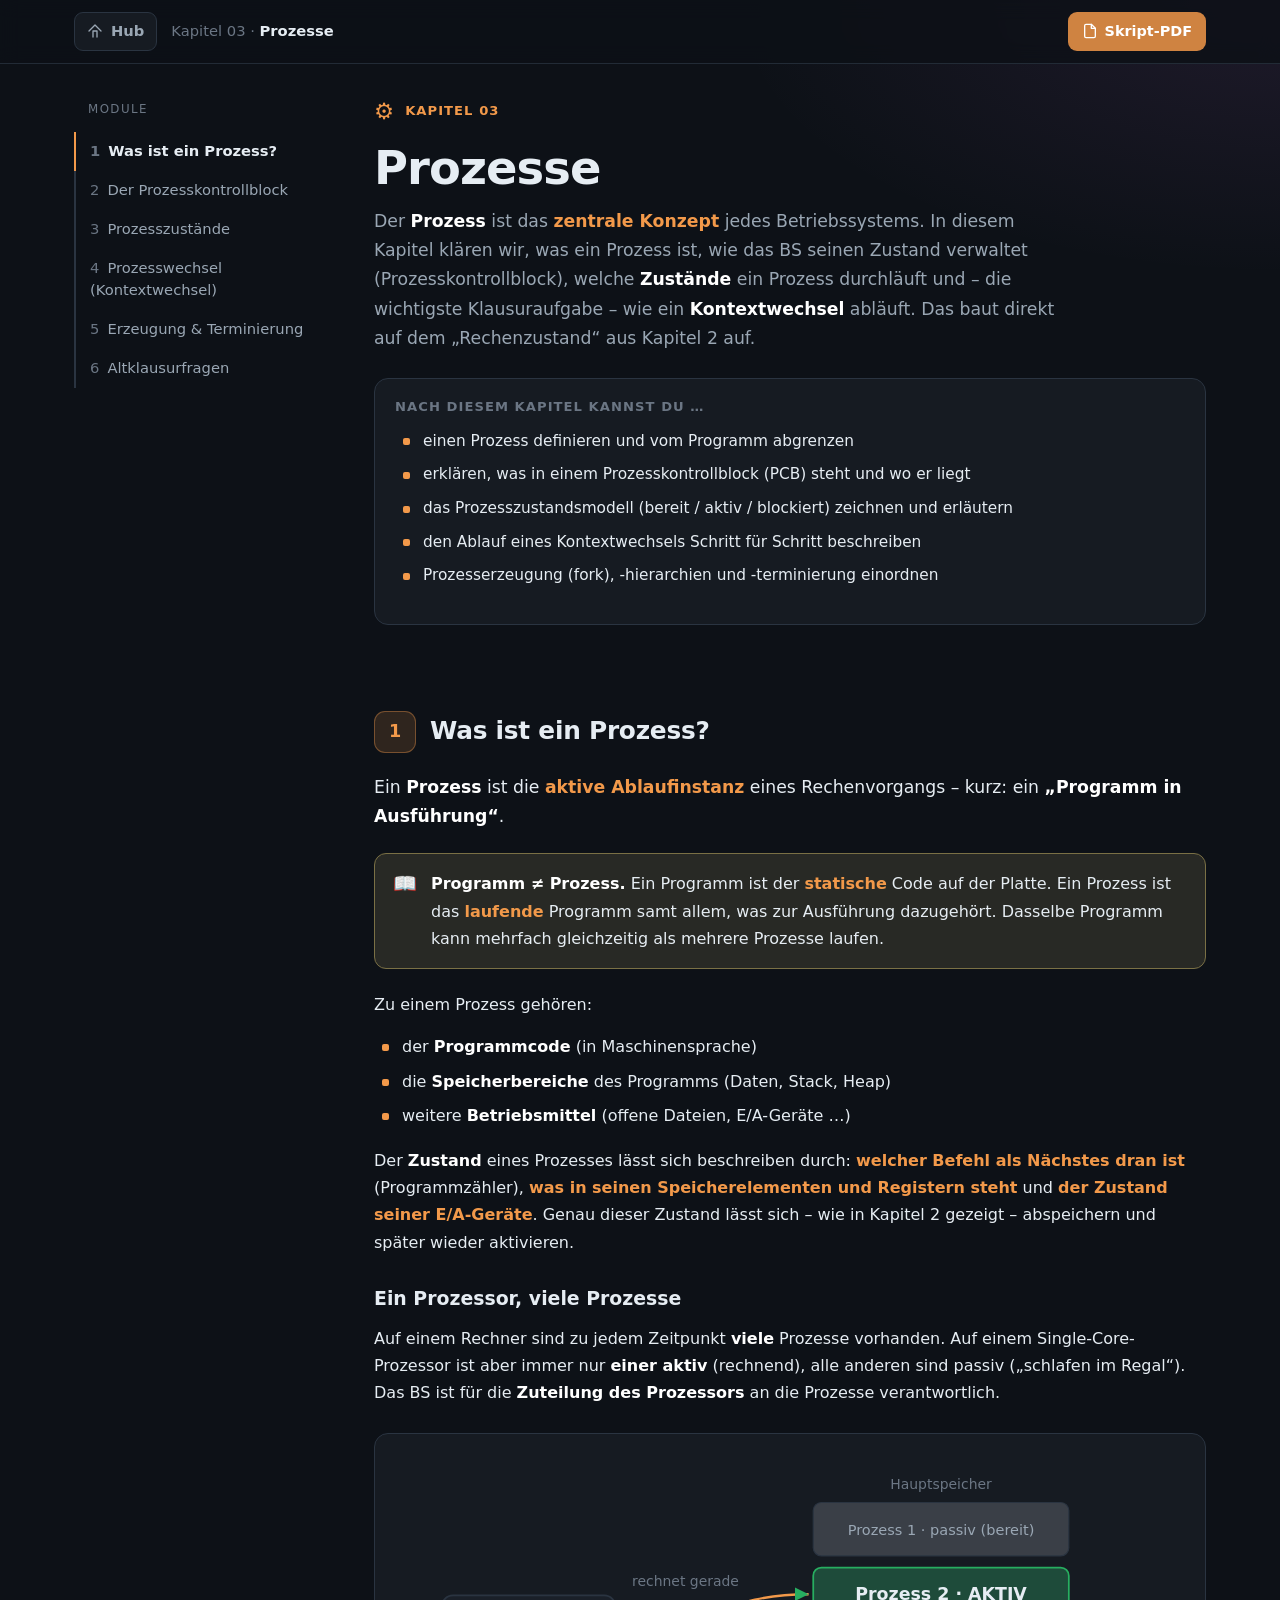
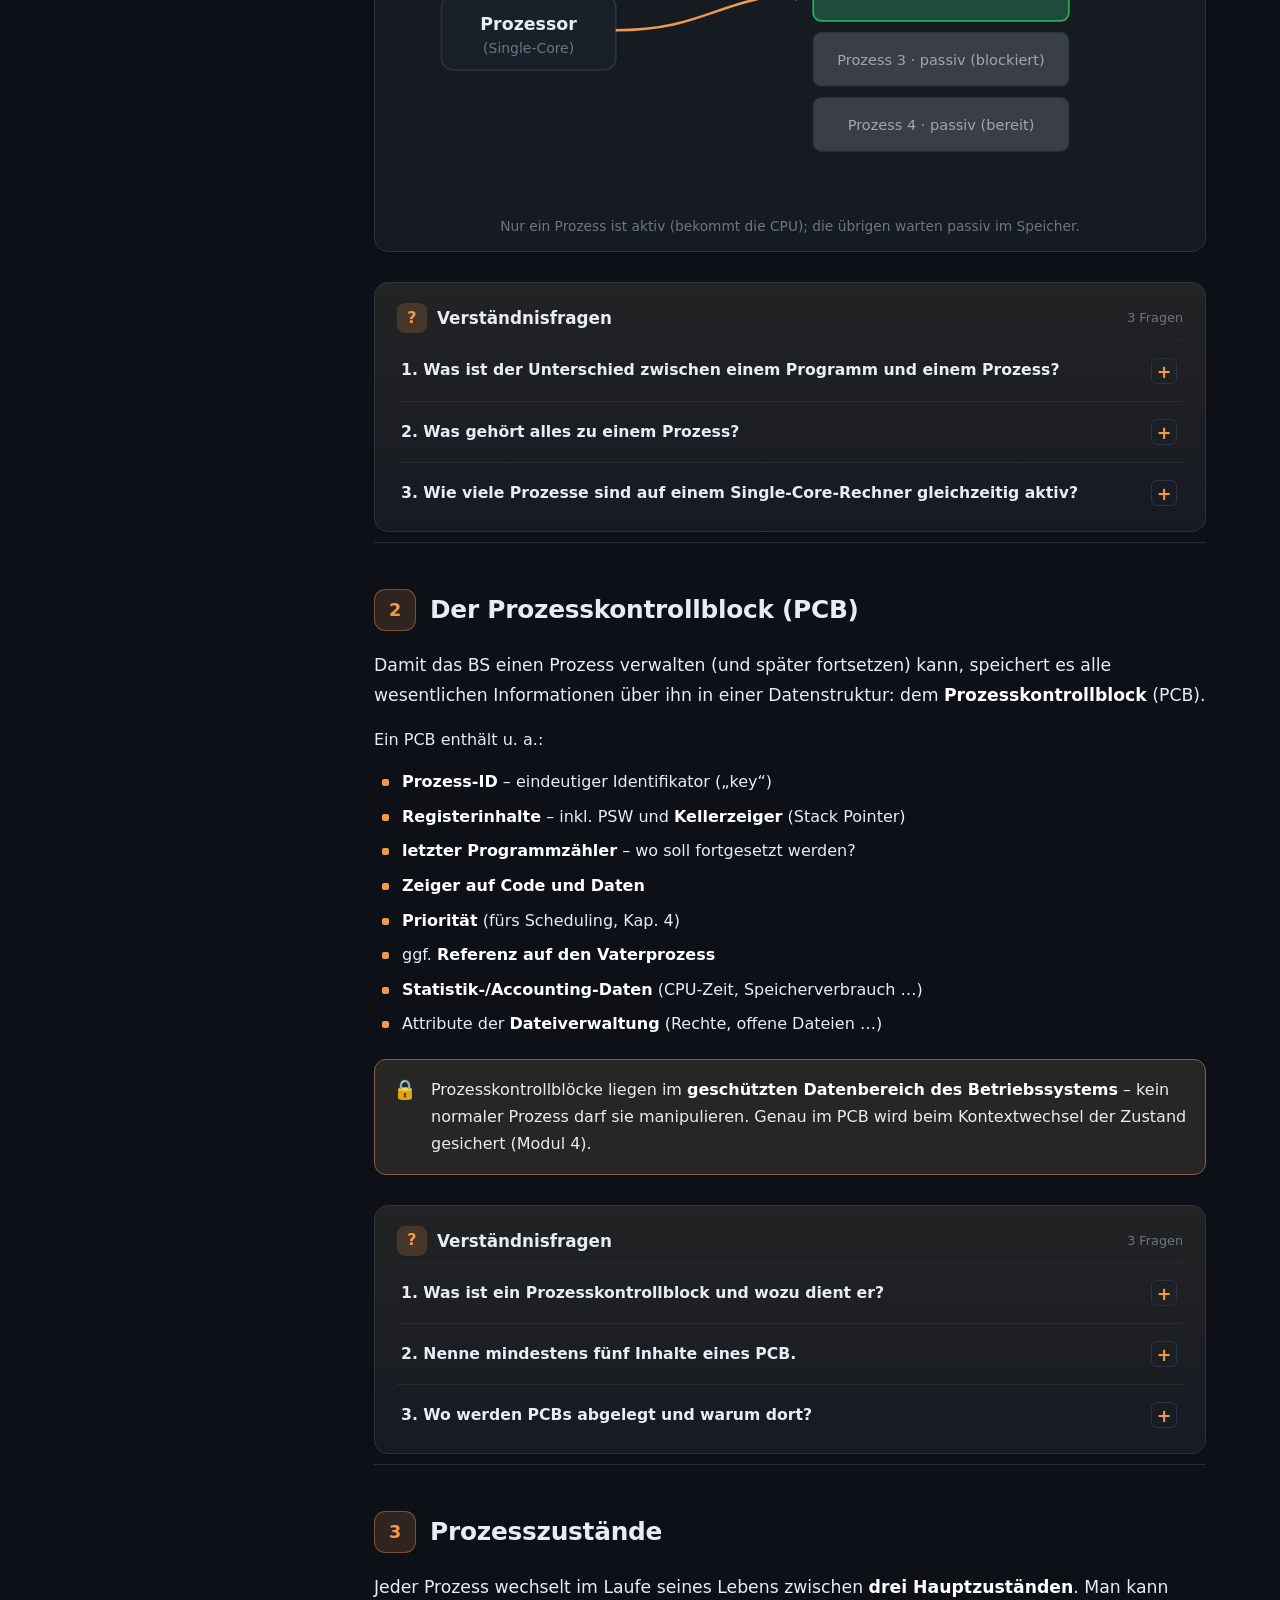
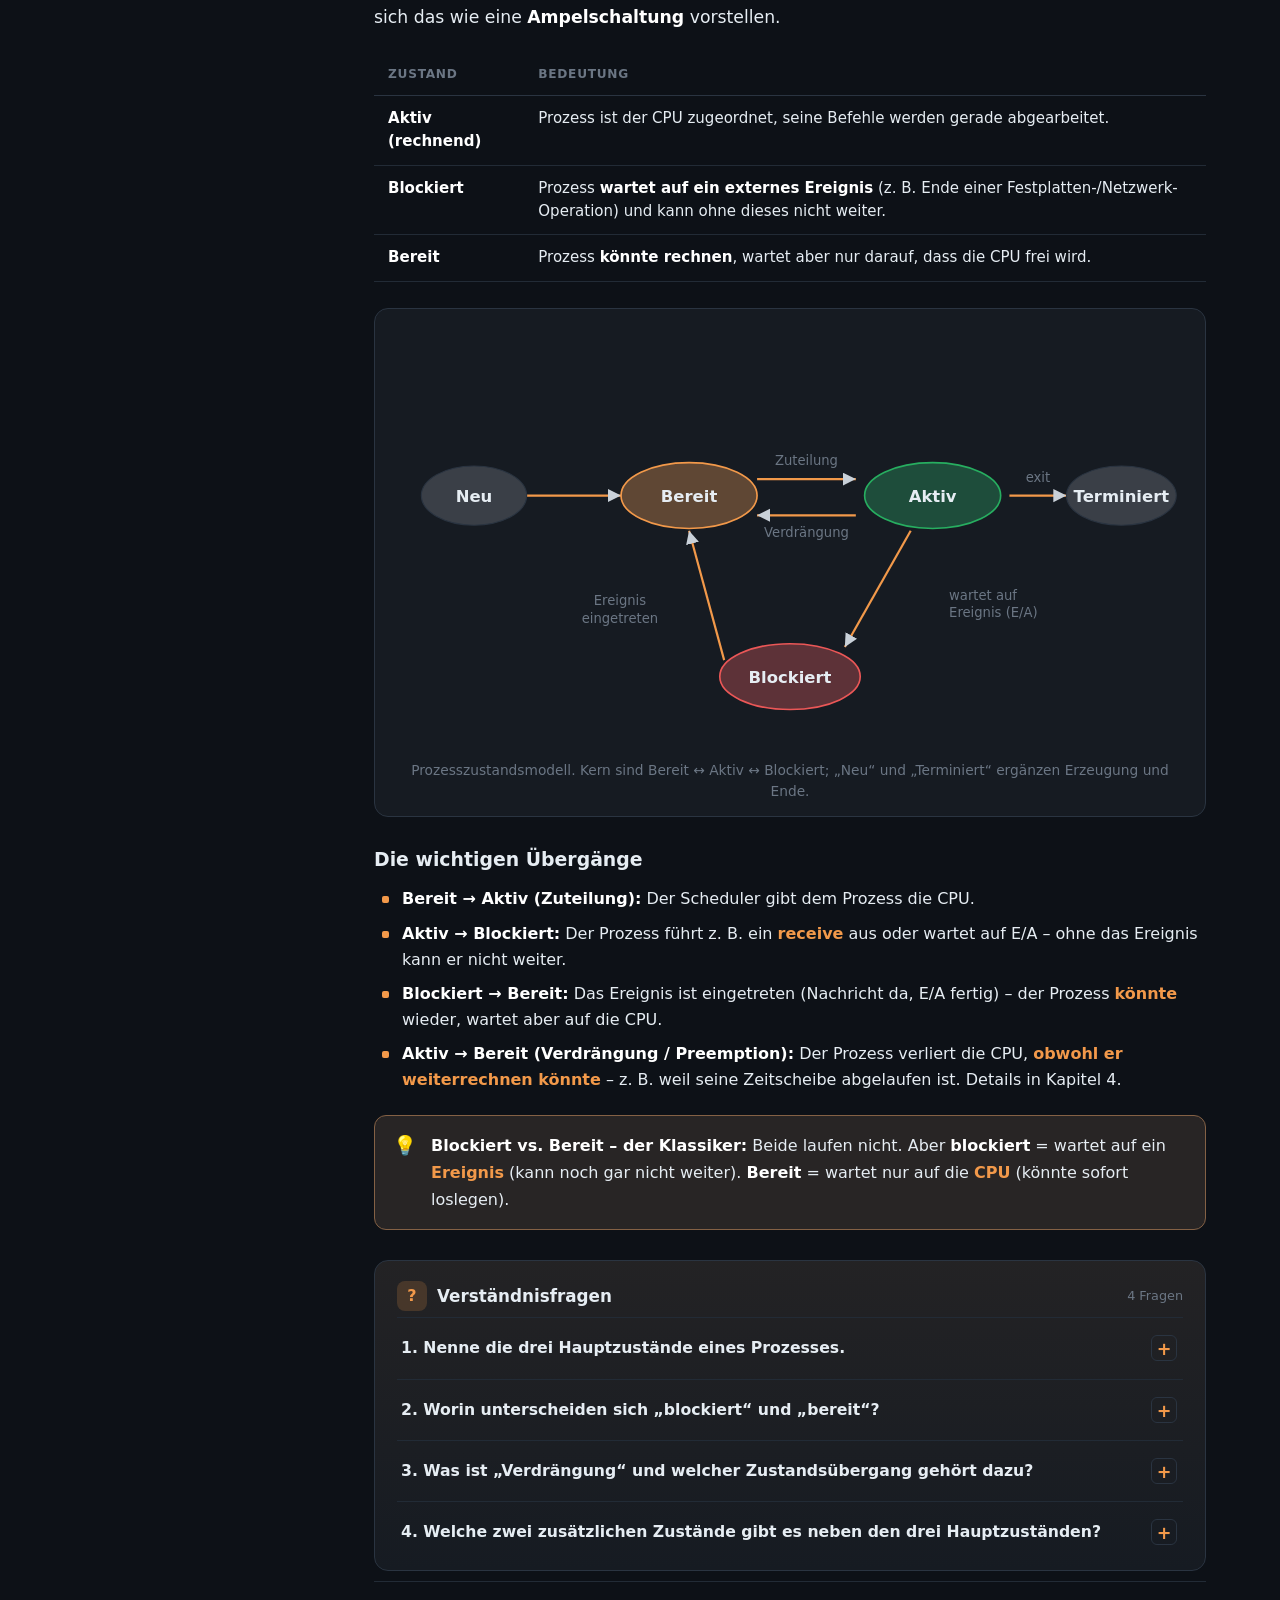
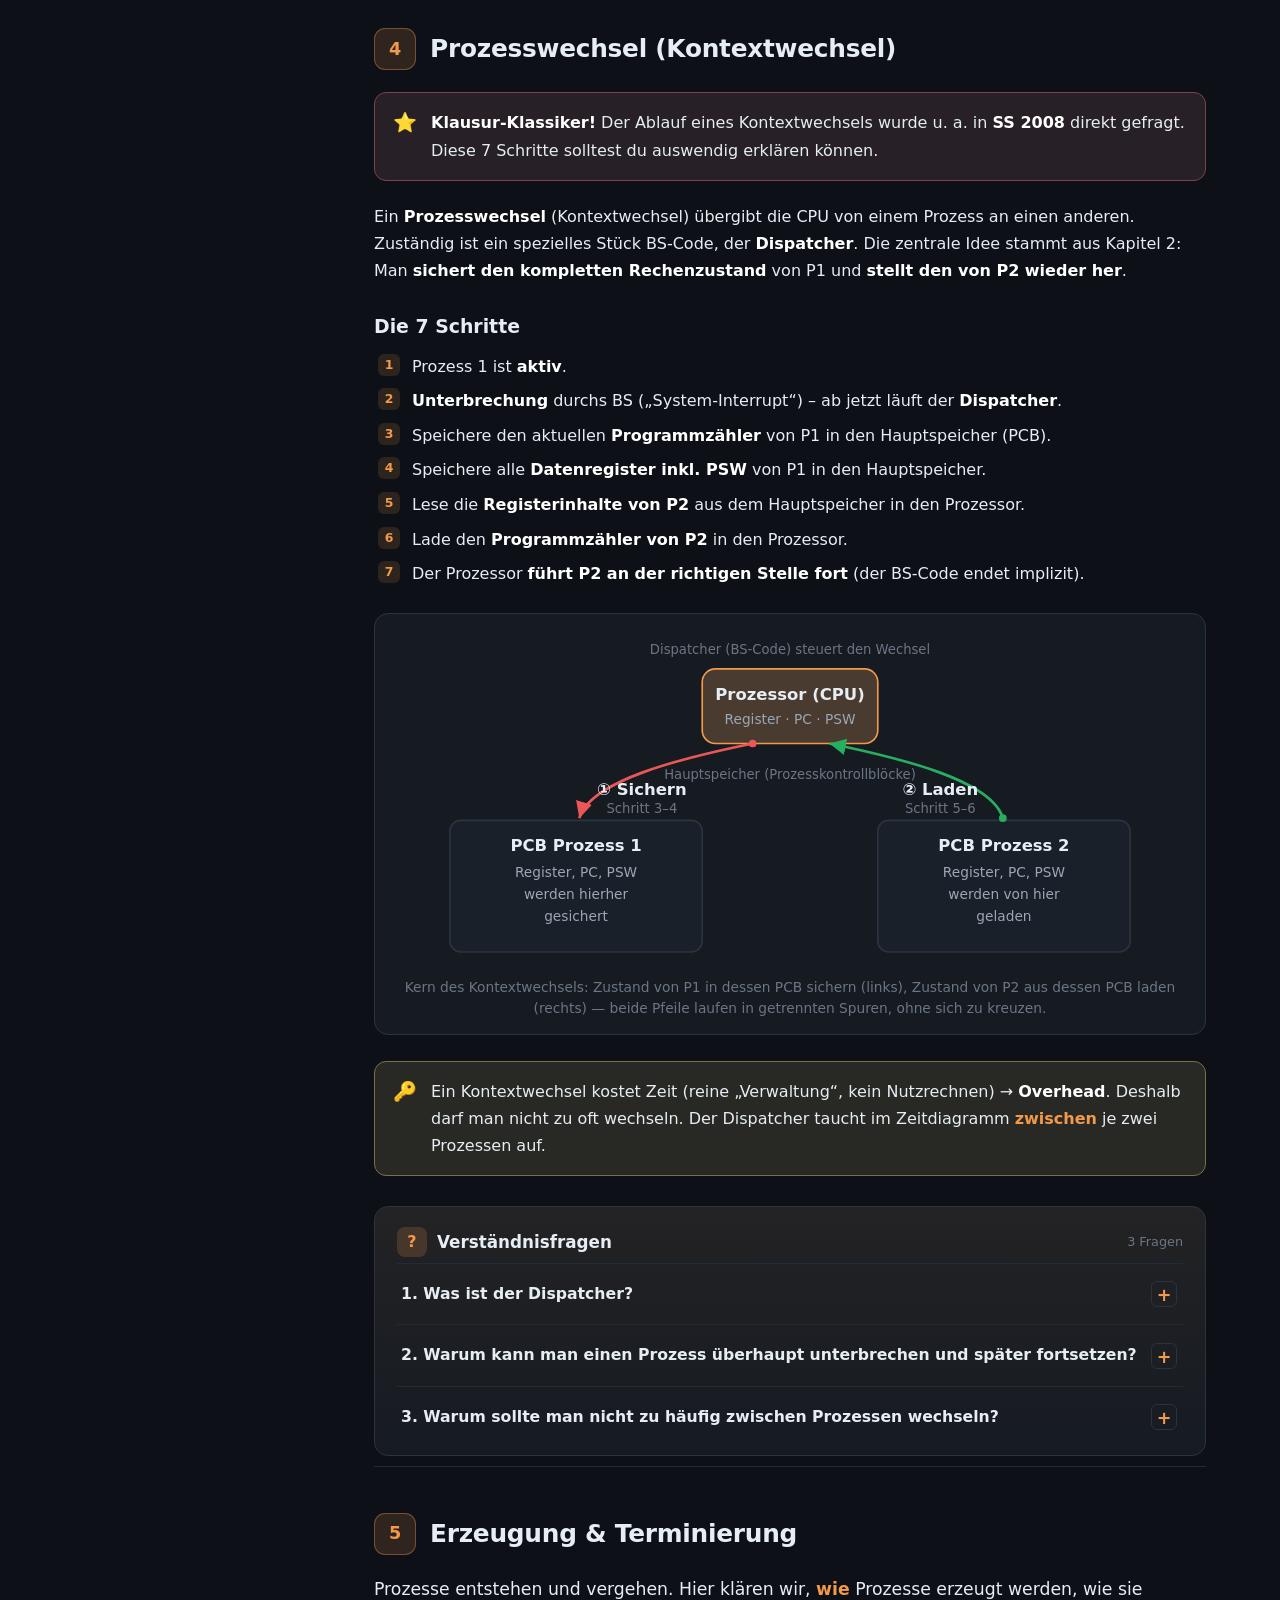
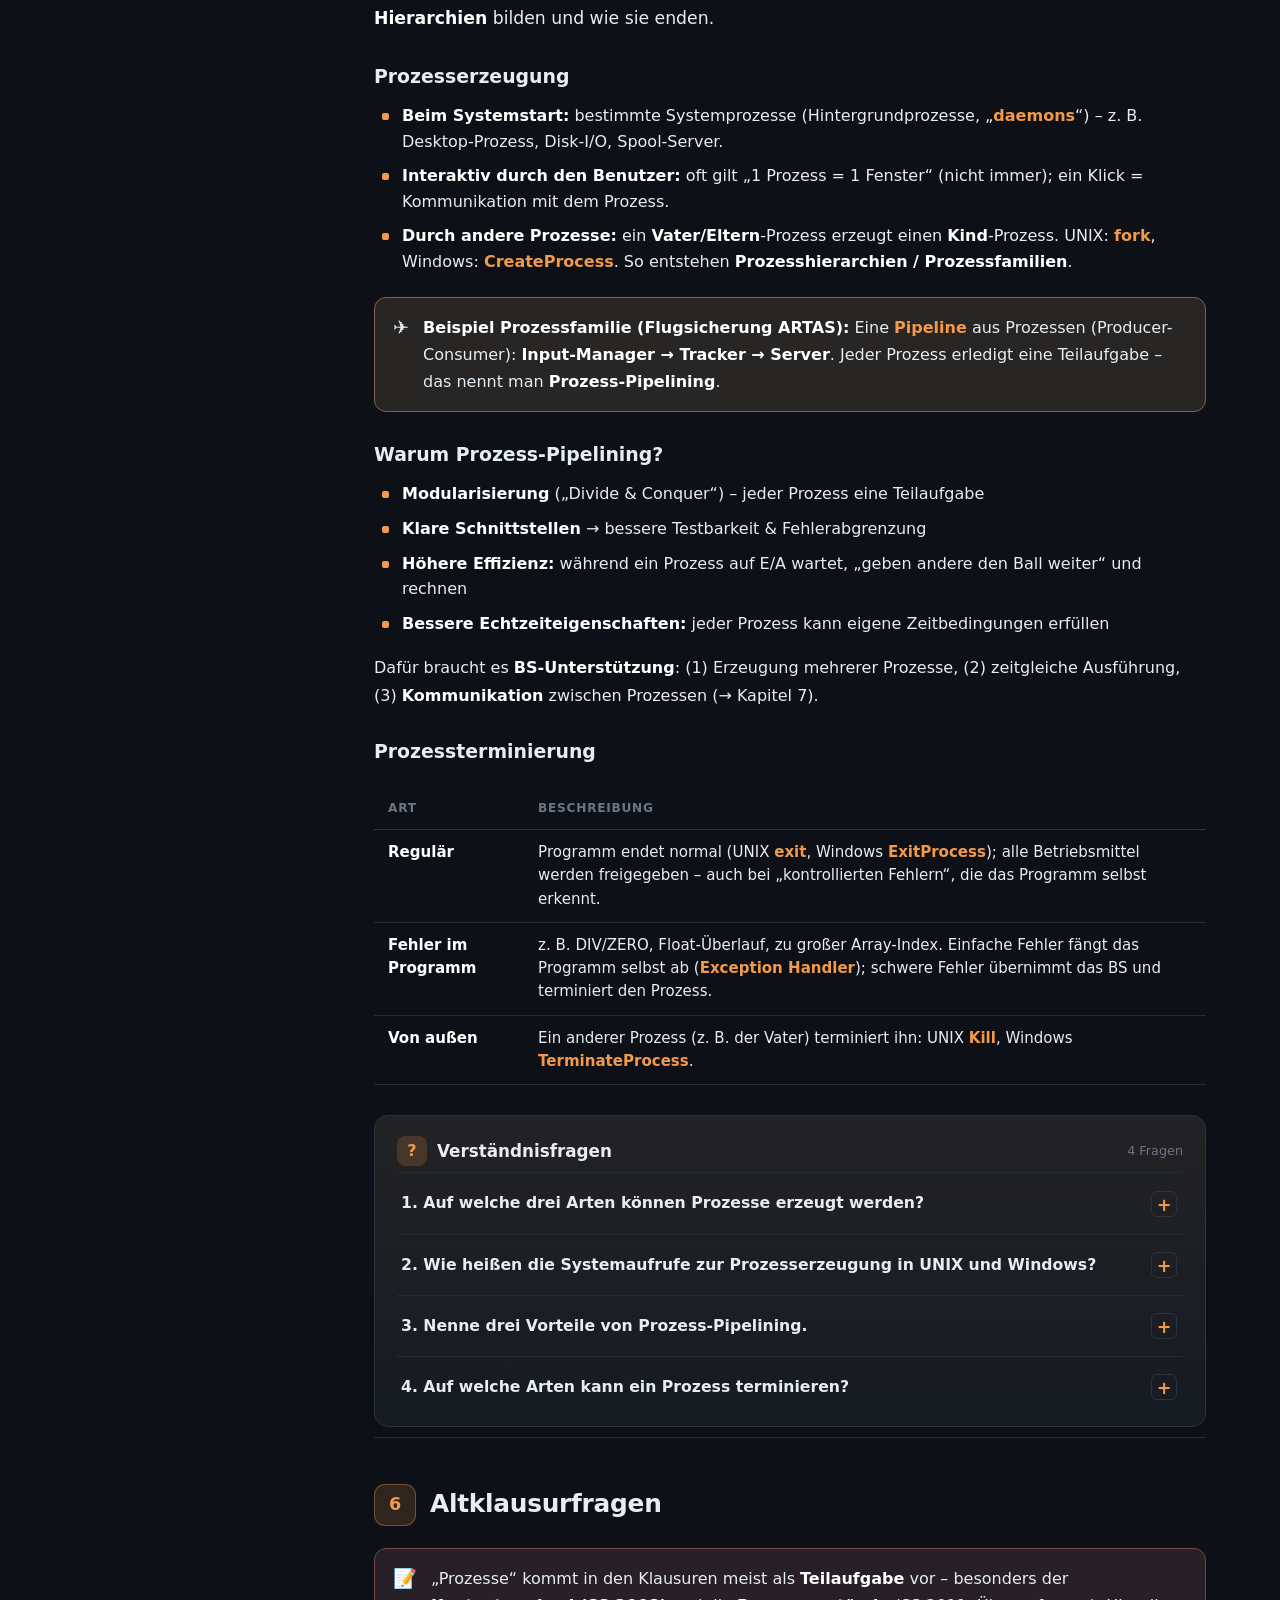
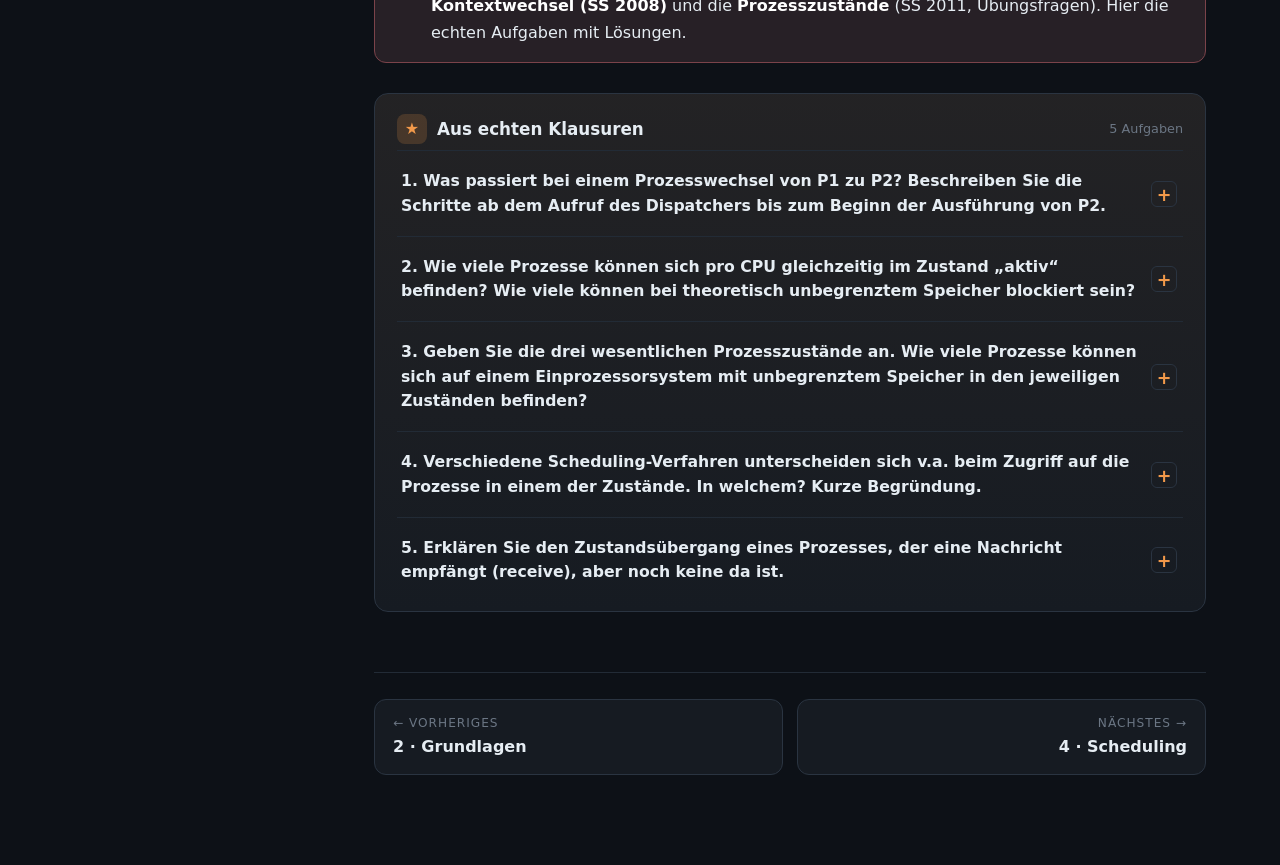
<file: kapitel-03.html>
<!DOCTYPE html>
<html lang="de">
<head>
  <meta charset="UTF-8" />
  <meta name="viewport" content="width=device-width, initial-scale=1.0" />
  <title>Kapitel 3 · Prozesse · Betriebssysteme</title>
  <link rel="stylesheet" href="css/style.css" />
  <link rel="stylesheet" href="css/chapter.css" />
  <link rel="icon" href="data:image/svg+xml,<svg xmlns='http://www.w3.org/2000/svg' viewBox='0 0 100 100'><text y='.9em' font-size='90'>⚙️</text></svg>" />
</head>
<body class="chapter" style="--chapter-accent:#f2994a;">
  <div class="progress"></div>

  <!-- ============================================================ TOPBAR -->
  <div class="topbar">
    <div class="topbar__inner">
      <a class="home" href="index.html">
        <svg viewBox="0 0 24 24" width="16" height="16" fill="none" stroke="currentColor" stroke-width="2" stroke-linecap="round" stroke-linejoin="round"><path d="M3 12l9-9 9 9"/><path d="M9 21V12h6v9"/></svg>
        Hub
      </a>
      <span class="crumb">Kapitel 03 · <b>Prozesse</b></span>
      <span class="spacer"></span>
      <a class="pdf-link" href="Themen/OS_3_Prozesse.pdf" target="_blank" rel="noopener">
        <svg viewBox="0 0 24 24" fill="none" stroke="currentColor" stroke-width="2" stroke-linecap="round" stroke-linejoin="round"><path d="M14 2H6a2 2 0 0 0-2 2v16a2 2 0 0 0 2 2h12a2 2 0 0 0 2-2V8z"/><path d="M14 2v6h6"/></svg>
        Skript-PDF
      </a>
    </div>
  </div>

  <!-- ============================================================ LAYOUT -->
  <div class="chapter-layout">

    <!-- Inhaltsverzeichnis -->
    <nav class="toc">
      <div class="toc-title">Module</div>
      <ol>
        <li><a href="#modul-1"><span class="mod-num">1</span>Was ist ein Prozess?</a></li>
        <li><a href="#modul-2"><span class="mod-num">2</span>Der Prozesskontrollblock</a></li>
        <li><a href="#modul-3"><span class="mod-num">3</span>Prozesszustände</a></li>
        <li><a href="#modul-4"><span class="mod-num">4</span>Prozesswechsel (Kontextwechsel)</a></li>
        <li><a href="#modul-5"><span class="mod-num">5</span>Erzeugung &amp; Terminierung</a></li>
        <li><a href="#modul-6"><span class="mod-num">6</span>Altklausurfragen</a></li>
      </ol>
    </nav>

    <!-- Hauptinhalt -->
    <main class="content">

      <!-- Kapitel-Kopf -->
      <header class="chapter-hero">
        <div class="kicker"><span class="ico">⚙️</span> Kapitel 03</div>
        <h1>Prozesse</h1>
        <p class="intro">
          Der <strong>Prozess</strong> ist das <em>zentrale Konzept</em> jedes
          Betriebssystems. In diesem Kapitel klären wir, was ein Prozess ist, wie das
          BS seinen Zustand verwaltet (Prozesskontrollblock), welche
          <strong>Zustände</strong> ein Prozess durchläuft und – die wichtigste
          Klausuraufgabe – wie ein <strong>Kontextwechsel</strong> abläuft. Das baut
          direkt auf dem „Rechenzustand“ aus Kapitel&nbsp;2 auf.
        </p>

        <div class="goals">
          <h4>Nach diesem Kapitel kannst du …</h4>
          <ul>
            <li>einen Prozess definieren und vom Programm abgrenzen</li>
            <li>erklären, was in einem Prozesskontrollblock (PCB) steht und wo er liegt</li>
            <li>das Prozesszustandsmodell (bereit / aktiv / blockiert) zeichnen und erläutern</li>
            <li>den Ablauf eines Kontextwechsels Schritt für Schritt beschreiben</li>
            <li>Prozesserzeugung (fork), -hierarchien und -terminierung einordnen</li>
          </ul>
        </div>
      </header>

      <!-- =================================================== MODUL 1 -->
      <section class="module" id="modul-1">
        <div class="module__head">
          <div class="module__num">1</div>
          <h2>Was ist ein Prozess?</h2>
        </div>

        <p class="lead">
          Ein <strong>Prozess</strong> ist die <em>aktive Ablaufinstanz</em> eines
          Rechenvorgangs – kurz: ein <strong>„Programm in Ausführung“</strong>.
        </p>

        <div class="callout callout--merke">
          <div class="cico">📖</div>
          <div class="callout__body">
            <p><strong>Programm ≠ Prozess.</strong> Ein Programm ist der <em>statische</em>
            Code auf der Platte. Ein Prozess ist das <em>laufende</em> Programm samt allem,
            was zur Ausführung dazugehört. Dasselbe Programm kann mehrfach gleichzeitig als
            mehrere Prozesse laufen.</p>
          </div>
        </div>

        <p>Zu einem Prozess gehören:</p>
        <ul>
          <li>der <strong>Programmcode</strong> (in Maschinensprache)</li>
          <li>die <strong>Speicherbereiche</strong> des Programms (Daten, Stack, Heap)</li>
          <li>weitere <strong>Betriebsmittel</strong> (offene Dateien, E/A-Geräte …)</li>
        </ul>

        <p>
          Der <strong>Zustand</strong> eines Prozesses lässt sich beschreiben durch:
          <em>welcher Befehl als Nächstes dran ist</em> (Programmzähler), <em>was in
          seinen Speicherelementen und Registern steht</em> und <em>der Zustand seiner
          E/A-Geräte</em>. Genau dieser Zustand lässt sich – wie in Kapitel&nbsp;2 gezeigt
          – abspeichern und später wieder aktivieren.
        </p>

        <h3>Ein Prozessor, viele Prozesse</h3>
        <p>
          Auf einem Rechner sind zu jedem Zeitpunkt <strong>viele</strong> Prozesse
          vorhanden. Auf einem Single-Core-Prozessor ist aber immer nur
          <strong>einer aktiv</strong> (rechnend), alle anderen sind passiv („schlafen
          im Regal“). Das BS ist für die <strong>Zuteilung des Prozessors</strong> an die
          Prozesse verantwortlich.
        </p>

        <figure class="sketch">
          <svg viewBox="0 0 680 300" role="img" aria-label="Ein Prozessor bearbeitet einen aktiven Prozess, die anderen warten">
            <rect class="sk-box" x="40" y="120" width="150" height="64" rx="10"/>
            <text class="sk-label" x="115" y="150" text-anchor="middle">Prozessor</text>
            <text class="sk-faint" x="115" y="170" text-anchor="middle">(Single-Core)</text>

            <!-- Speicher mit Prozessen -->
            <text class="sk-faint" x="470" y="28" text-anchor="middle">Hauptspeicher</text>
            <rect x="360" y="40" width="220" height="46" rx="7" fill="#3a3f47" stroke="#2a3441"/>
            <text class="sk-sub" x="470" y="68" text-anchor="middle">Prozess 1 · passiv (bereit)</text>

            <rect x="360" y="96" width="220" height="46" rx="7" fill="color-mix(in srgb,#27ae60 30%,#1a2029)" stroke="#27ae60" stroke-width="1.5"/>
            <text class="sk-label" x="470" y="124" text-anchor="middle">Prozess 2 · AKTIV</text>

            <rect x="360" y="152" width="220" height="46" rx="7" fill="#3a3f47" stroke="#2a3441"/>
            <text class="sk-sub" x="470" y="180" text-anchor="middle">Prozess 3 · passiv (blockiert)</text>

            <rect x="360" y="208" width="220" height="46" rx="7" fill="#3a3f47" stroke="#2a3441"/>
            <text class="sk-sub" x="470" y="236" text-anchor="middle">Prozess 4 · passiv (bereit)</text>

            <!-- Pfeil CPU -> aktiver Prozess -->
            <path class="sk-arrow" d="M190 150 C270 150, 280 119, 356 119" marker-end="url(#p-arr)" stroke="#27ae60"/>
            <text class="sk-faint" x="250" y="112" text-anchor="middle" fill="#27ae60">rechnet gerade</text>
            <defs>
              <marker id="p-arr" markerWidth="9" markerHeight="9" refX="6" refY="3" orient="auto">
                <path d="M0,0 L6,3 L0,6 Z" fill="#27ae60"/>
              </marker>
            </defs>
          </svg>
          <figcaption>Nur ein Prozess ist aktiv (bekommt die CPU); die übrigen warten passiv im Speicher.</figcaption>
        </figure>

        <!-- Fragen Modul 1 -->
        <div class="questions">
          <div class="questions__head">
            <span class="q-ico">?</span><h3>Verständnisfragen</h3><span class="count">3 Fragen</span>
          </div>
          <details class="q">
            <summary>1. Was ist der Unterschied zwischen einem Programm und einem Prozess?</summary>
            <div class="answer">Ein <strong>Programm</strong> ist der statische Code (z.&nbsp;B.
              auf der Platte). Ein <strong>Prozess</strong> ist ein Programm <strong>in
              Ausführung</strong> – samt Code, Speicherbereichen, Registern und
              Betriebsmitteln. Ein Programm kann mehrfach gleichzeitig als mehrere Prozesse laufen.</div>
          </details>
          <details class="q">
            <summary>2. Was gehört alles zu einem Prozess?</summary>
            <div class="answer">Der <strong>Programmcode</strong>, die
              <strong>Speicherbereiche</strong> (Daten/Stack/Heap) und weitere
              <strong>Betriebsmittel</strong> (offene Dateien, E/A-Geräte …).</div>
          </details>
          <details class="q">
            <summary>3. Wie viele Prozesse sind auf einem Single-Core-Rechner gleichzeitig aktiv?</summary>
            <div class="answer">Genau <strong>einer</strong>. Alle anderen sind passiv
              (bereit oder blockiert). Das BS teilt die CPU reihum zu.</div>
          </details>
        </div>
      </section>

      <!-- =================================================== MODUL 2 -->
      <section class="module" id="modul-2">
        <div class="module__head">
          <div class="module__num">2</div>
          <h2>Der Prozesskontrollblock (PCB)</h2>
        </div>

        <p class="lead">
          Damit das BS einen Prozess verwalten (und später fortsetzen) kann, speichert es
          alle wesentlichen Informationen über ihn in einer Datenstruktur: dem
          <strong>Prozesskontrollblock</strong> (PCB).
        </p>

        <p>Ein PCB enthält u.&nbsp;a.:</p>
        <ul>
          <li><strong>Prozess-ID</strong> – eindeutiger Identifikator („key“)</li>
          <li><strong>Registerinhalte</strong> – inkl. PSW und <strong>Kellerzeiger</strong> (Stack Pointer)</li>
          <li><strong>letzter Programmzähler</strong> – wo soll fortgesetzt werden?</li>
          <li><strong>Zeiger auf Code und Daten</strong></li>
          <li><strong>Priorität</strong> (fürs Scheduling, Kap.&nbsp;4)</li>
          <li>ggf. <strong>Referenz auf den Vaterprozess</strong></li>
          <li><strong>Statistik-/Accounting-Daten</strong> (CPU-Zeit, Speicherverbrauch …)</li>
          <li>Attribute der <strong>Dateiverwaltung</strong> (Rechte, offene Dateien …)</li>
        </ul>

        <div class="callout callout--note">
          <div class="cico">🔒</div>
          <div class="callout__body">
            <p>Prozesskontrollblöcke liegen im <strong>geschützten Datenbereich des
            Betriebssystems</strong> – kein normaler Prozess darf sie manipulieren. Genau
            im PCB wird beim Kontextwechsel der Zustand gesichert (Modul&nbsp;4).</p>
          </div>
        </div>

        <!-- Fragen Modul 2 -->
        <div class="questions">
          <div class="questions__head">
            <span class="q-ico">?</span><h3>Verständnisfragen</h3><span class="count">3 Fragen</span>
          </div>
          <details class="q">
            <summary>1. Was ist ein Prozesskontrollblock und wozu dient er?</summary>
            <div class="answer">Eine Datenstruktur, in der das BS <strong>alle wesentlichen
              Attribute eines Prozesses</strong> speichert. Sie erlaubt es, den Prozess zu
              verwalten und nach einer Unterbrechung exakt fortzusetzen.</div>
          </details>
          <details class="q">
            <summary>2. Nenne mindestens fünf Inhalte eines PCB.</summary>
            <div class="answer">Prozess-ID, Registerinhalte (inkl. PSW &amp; Kellerzeiger),
              letzter Programmzähler, Zeiger auf Code/Daten, Priorität, Vaterprozess-Referenz,
              Accounting-Daten, Dateiverwaltungs-Attribute.</div>
          </details>
          <details class="q">
            <summary>3. Wo werden PCBs abgelegt und warum dort?</summary>
            <div class="answer">Im <strong>geschützten Datenbereich des Betriebssystems</strong>,
              damit kein Benutzerprozess sie unbefugt lesen oder verändern kann (Schutz &amp;
              Sicherheit).</div>
          </details>
        </div>
      </section>

      <!-- =================================================== MODUL 3 -->
      <section class="module" id="modul-3">
        <div class="module__head">
          <div class="module__num">3</div>
          <h2>Prozesszustände</h2>
        </div>

        <p class="lead">
          Jeder Prozess wechselt im Laufe seines Lebens zwischen <strong>drei
          Hauptzuständen</strong>. Man kann sich das wie eine <strong>Ampelschaltung</strong>
          vorstellen.
        </p>

        <div class="table-wrap">
          <table class="cmp">
            <thead><tr><th>Zustand</th><th>Bedeutung</th></tr></thead>
            <tbody>
              <tr><td>Aktiv (rechnend)</td><td>Prozess ist der CPU zugeordnet, seine Befehle werden gerade abgearbeitet.</td></tr>
              <tr><td>Blockiert</td><td>Prozess <strong>wartet auf ein externes Ereignis</strong> (z.&nbsp;B. Ende einer Festplatten-/Netzwerk-Operation) und kann ohne dieses nicht weiter.</td></tr>
              <tr><td>Bereit</td><td>Prozess <strong>könnte rechnen</strong>, wartet aber nur darauf, dass die CPU frei wird.</td></tr>
            </tbody>
          </table>
        </div>

        <figure class="sketch">
          <svg viewBox="0 0 720 380" role="img" aria-label="Prozesszustandsdiagramm mit Neu, Bereit, Aktiv, Blockiert, Terminiert">
            <!-- Übergänge zuerst (damit Ellipsen darüber liegen) -->
            <!-- Neu -> Bereit -->
            <path class="sk-arrow" d="M120 150 L206 150" marker-end="url(#o-arr)"/>
            <!-- Bereit -> Aktiv (oben) -->
            <path class="sk-arrow" d="M330 135 L420 135" marker-end="url(#o-arr)"/>
            <text class="sk-faint" x="375" y="122" text-anchor="middle">Zuteilung</text>
            <!-- Aktiv -> Bereit (unten) -->
            <path class="sk-arrow" d="M420 168 L330 168" marker-end="url(#o-arr)" stroke="#eb5757"/>
            <text class="sk-faint" x="375" y="188" text-anchor="middle" fill="#eb5757">Verdrängung</text>
            <!-- Aktiv -> Blockiert -->
            <path class="sk-arrow" d="M470 182 L410 288" marker-end="url(#o-arr)"/>
            <text class="sk-faint" x="505" y="245" text-anchor="start">wartet auf</text>
            <text class="sk-faint" x="505" y="261" text-anchor="start">Ereignis (E/A)</text>
            <!-- Blockiert -> Bereit -->
            <path class="sk-arrow" d="M300 300 L268 182" marker-end="url(#o-arr)"/>
            <text class="sk-faint" x="205" y="250" text-anchor="middle">Ereignis</text>
            <text class="sk-faint" x="205" y="266" text-anchor="middle">eingetreten</text>
            <!-- Aktiv -> Terminiert -->
            <path class="sk-arrow" d="M560 150 L612 150" marker-end="url(#o-arr)"/>
            <text class="sk-faint" x="586" y="138" text-anchor="middle">exit</text>

            <!-- Ellipsen -->
            <ellipse cx="72" cy="150" rx="48" ry="27" fill="#3a3f47" stroke="#2a3441"/>
            <text class="sk-label" x="72" y="156" text-anchor="middle">Neu</text>

            <ellipse cx="268" cy="150" rx="62" ry="30" fill="color-mix(in srgb,#f2994a 32%,#1a2029)" stroke="#f2994a" stroke-width="1.5"/>
            <text class="sk-label" x="268" y="156" text-anchor="middle">Bereit</text>

            <ellipse cx="490" cy="150" rx="62" ry="30" fill="color-mix(in srgb,#27ae60 32%,#1a2029)" stroke="#27ae60" stroke-width="1.5"/>
            <text class="sk-label" x="490" y="156" text-anchor="middle">Aktiv</text>

            <ellipse cx="662" cy="150" rx="50" ry="27" fill="#3a3f47" stroke="#2a3441"/>
            <text class="sk-label" x="662" y="156" text-anchor="middle">Terminiert</text>

            <ellipse cx="360" cy="315" rx="64" ry="30" fill="color-mix(in srgb,#eb5757 32%,#1a2029)" stroke="#eb5757" stroke-width="1.5"/>
            <text class="sk-label" x="360" y="321" text-anchor="middle">Blockiert</text>

            <defs>
              <marker id="o-arr" markerWidth="9" markerHeight="9" refX="6" refY="3" orient="auto">
                <path d="M0,0 L6,3 L0,6 Z" fill="#c9d1d9"/>
              </marker>
            </defs>
          </svg>
          <figcaption>Prozesszustandsmodell. Kern sind Bereit ↔ Aktiv ↔ Blockiert; „Neu“ und „Terminiert“ ergänzen Erzeugung und Ende.</figcaption>
        </figure>

        <h3>Die wichtigen Übergänge</h3>
        <ul>
          <li><strong>Bereit → Aktiv (Zuteilung):</strong> Der Scheduler gibt dem Prozess die CPU.</li>
          <li><strong>Aktiv → Blockiert:</strong> Der Prozess führt z.&nbsp;B. ein <em>receive</em>
              aus oder wartet auf E/A – ohne das Ereignis kann er nicht weiter.</li>
          <li><strong>Blockiert → Bereit:</strong> Das Ereignis ist eingetreten (Nachricht
              da, E/A fertig) – der Prozess <em>könnte</em> wieder, wartet aber auf die CPU.</li>
          <li><strong>Aktiv → Bereit (Verdrängung / Preemption):</strong> Der Prozess verliert
              die CPU, <em>obwohl er weiterrechnen könnte</em> – z.&nbsp;B. weil seine Zeitscheibe
              abgelaufen ist. Details in Kapitel&nbsp;4.</li>
        </ul>

        <div class="callout callout--note">
          <div class="cico">💡</div>
          <div class="callout__body">
            <p><strong>Blockiert vs. Bereit – der Klassiker:</strong> Beide laufen nicht.
            Aber <strong>blockiert</strong> = wartet auf ein <em>Ereignis</em> (kann noch
            gar nicht weiter). <strong>Bereit</strong> = wartet nur auf die <em>CPU</em>
            (könnte sofort loslegen).</p>
          </div>
        </div>

        <!-- Fragen Modul 3 -->
        <div class="questions">
          <div class="questions__head">
            <span class="q-ico">?</span><h3>Verständnisfragen</h3><span class="count">4 Fragen</span>
          </div>
          <details class="q">
            <summary>1. Nenne die drei Hauptzustände eines Prozesses.</summary>
            <div class="answer"><strong>Aktiv</strong> (rechnend), <strong>Bereit</strong>
              (wartet auf CPU) und <strong>Blockiert</strong> (wartet auf ein Ereignis).</div>
          </details>
          <details class="q">
            <summary>2. Worin unterscheiden sich „blockiert“ und „bereit“?</summary>
            <div class="answer">Beide rechnen nicht. <strong>Blockiert:</strong> wartet auf ein
              <strong>externes Ereignis</strong> (E/A, Nachricht) und kann ohne dieses nicht
              weiter. <strong>Bereit:</strong> könnte sofort rechnen, wartet nur auf die
              <strong>CPU</strong>.</div>
          </details>
          <details class="q">
            <summary>3. Was ist „Verdrängung“ und welcher Zustandsübergang gehört dazu?</summary>
            <div class="answer">Verdrängung (Preemption): Ein aktiver Prozess verliert die CPU,
              <strong>obwohl er weiterrechnen könnte</strong> (z.&nbsp;B. Zeitscheibe abgelaufen).
              Übergang <strong>Aktiv → Bereit</strong>.</div>
          </details>
          <details class="q">
            <summary>4. Welche zwei zusätzlichen Zustände gibt es neben den drei Hauptzuständen?</summary>
            <div class="answer"><strong>Neu</strong> (Prozess wird gerade erzeugt/etabliert) und
              <strong>Terminiert</strong> (Prozess ist beendet, nicht-persistente
              Zustandselemente werden gelöscht).</div>
          </details>
        </div>
      </section>

      <!-- =================================================== MODUL 4 -->
      <section class="module" id="modul-4">
        <div class="module__head">
          <div class="module__num">4</div>
          <h2>Prozesswechsel (Kontextwechsel)</h2>
        </div>

        <div class="callout callout--exam">
          <div class="cico">⭐</div>
          <div class="callout__body">
            <p><strong>Klausur-Klassiker!</strong> Der Ablauf eines Kontextwechsels wurde
            u.&nbsp;a. in <strong>SS 2008</strong> direkt gefragt. Diese 7 Schritte solltest
            du auswendig erklären können.</p>
          </div>
        </div>

        <p>
          Ein <strong>Prozesswechsel</strong> (Kontextwechsel) übergibt die CPU von einem
          Prozess an einen anderen. Zuständig ist ein spezielles Stück BS-Code, der
          <strong>Dispatcher</strong>. Die zentrale Idee stammt aus Kapitel&nbsp;2: Man
          <strong>sichert den kompletten Rechenzustand</strong> von P1 und
          <strong>stellt den von P2 wieder her</strong>.
        </p>

        <h3>Die 7 Schritte</h3>
        <ol>
          <li>Prozess&nbsp;1 ist <strong>aktiv</strong>.</li>
          <li><strong>Unterbrechung</strong> durchs BS („System-Interrupt“) – ab jetzt läuft
              der <strong>Dispatcher</strong>.</li>
          <li>Speichere den aktuellen <strong>Programmzähler</strong> von P1 in den Hauptspeicher (PCB).</li>
          <li>Speichere alle <strong>Datenregister inkl. PSW</strong> von P1 in den Hauptspeicher.</li>
          <li>Lese die <strong>Registerinhalte von P2</strong> aus dem Hauptspeicher in den Prozessor.</li>
          <li>Lade den <strong>Programmzähler von P2</strong> in den Prozessor.</li>
          <li>Der Prozessor <strong>führt P2 an der richtigen Stelle fort</strong> (der
              BS-Code endet implizit).</li>
        </ol>

        <figure class="sketch">
          <svg viewBox="0 0 720 300" role="img" aria-label="Kontextwechsel: Zustand von P1 sichern, Zustand von P2 laden">
            <!-- Dispatcher-Hinweis oberhalb der CPU, damit er nicht mit den Pfeilen kollidiert -->
            <text class="sk-faint" x="360" y="16" text-anchor="middle">Dispatcher (BS-Code) steuert den Wechsel</text>

            <!-- CPU -->
            <rect class="sk-accent" x="280" y="30" width="160" height="68" rx="12"/>
            <text class="sk-label" x="360" y="58" text-anchor="middle">Prozessor (CPU)</text>
            <text class="sk-sub" x="360" y="80" text-anchor="middle">Register · PC · PSW</text>

            <!-- Speicher-Überschrift -->
            <text class="sk-faint" x="360" y="130" text-anchor="middle">Hauptspeicher (Prozesskontrollblöcke)</text>

            <!-- PCB Prozess 1 (links) -->
            <rect class="sk-box" x="50" y="168" width="230" height="120" rx="10"/>
            <text class="sk-label" x="165" y="196" text-anchor="middle">PCB Prozess 1</text>
            <text class="sk-sub" x="165" y="220" text-anchor="middle">Register, PC, PSW</text>
            <text class="sk-sub" x="165" y="240" text-anchor="middle">werden hierher</text>
            <text class="sk-sub" x="165" y="260" text-anchor="middle">gesichert</text>

            <!-- PCB Prozess 2 (rechts) -->
            <rect class="sk-box" x="440" y="168" width="230" height="120" rx="10"/>
            <text class="sk-label" x="555" y="196" text-anchor="middle">PCB Prozess 2</text>
            <text class="sk-sub" x="555" y="220" text-anchor="middle">Register, PC, PSW</text>
            <text class="sk-sub" x="555" y="240" text-anchor="middle">werden von hier</text>
            <text class="sk-sub" x="555" y="260" text-anchor="middle">geladen</text>

            <!-- Pfeil ①: Sichern — CPU → PCB1, eigene Spur ganz links, kreuzt nichts -->
            <circle cx="326" cy="98" r="3.5" fill="#eb5757"/>
            <path d="M326,98 C258,112 178,132 168,166" fill="none" stroke="#eb5757" stroke-width="2.5" marker-end="url(#ctx-arr-red)"/>
            <text class="sk-label" x="225" y="145" text-anchor="middle" fill="#eb5757" font-size="13">① Sichern</text>
            <text class="sk-faint" x="225" y="161" text-anchor="middle" fill="#eb5757">Schritt 3–4</text>

            <!-- Pfeil ②: Laden — PCB2 → CPU, eigene Spur ganz rechts, spiegelbildlich -->
            <circle cx="554" cy="166" r="3.5" fill="#27ae60"/>
            <path d="M554,166 C544,132 464,112 396,98" fill="none" stroke="#27ae60" stroke-width="2.5" marker-end="url(#ctx-arr-green)"/>
            <text class="sk-label" x="497" y="145" text-anchor="middle" fill="#27ae60" font-size="13">② Laden</text>
            <text class="sk-faint" x="497" y="161" text-anchor="middle" fill="#27ae60">Schritt 5–6</text>

            <defs>
              <marker id="ctx-arr-red" markerWidth="9" markerHeight="9" refX="6" refY="3" orient="auto">
                <path d="M0,0 L6,3 L0,6 Z" fill="#eb5757"/>
              </marker>
              <marker id="ctx-arr-green" markerWidth="9" markerHeight="9" refX="6" refY="3" orient="auto">
                <path d="M0,0 L6,3 L0,6 Z" fill="#27ae60"/>
              </marker>
            </defs>
          </svg>
          <figcaption>Kern des Kontextwechsels: Zustand von P1 in dessen PCB sichern (links), Zustand von P2 aus dessen PCB laden (rechts) — beide Pfeile laufen in getrennten Spuren, ohne sich zu kreuzen.</figcaption>
        </figure>

        <div class="callout callout--merke">
          <div class="cico">🔑</div>
          <div class="callout__body">
            <p>Ein Kontextwechsel kostet Zeit (reine „Verwaltung“, kein Nutzrechnen) →
            <strong>Overhead</strong>. Deshalb darf man nicht zu oft wechseln. Der
            Dispatcher taucht im Zeitdiagramm <em>zwischen</em> je zwei Prozessen auf.</p>
          </div>
        </div>

        <!-- Fragen Modul 4 -->
        <div class="questions">
          <div class="questions__head">
            <span class="q-ico">?</span><h3>Verständnisfragen</h3><span class="count">3 Fragen</span>
          </div>
          <details class="q">
            <summary>1. Was ist der Dispatcher?</summary>
            <div class="answer">Das Stück Betriebssystem-Code, das den eigentlichen
              <strong>Prozesswechsel</strong> durchführt (Zustand sichern/laden und CPU
              übergeben). Er wird nach einer Unterbrechung (System-Interrupt) aktiv.</div>
          </details>
          <details class="q">
            <summary>2. Warum kann man einen Prozess überhaupt unterbrechen und später fortsetzen?</summary>
            <div class="answer">Weil sein kompletter Zustand aus <strong>Registern (inkl. PC
              und PSW) und Speicherinhalt</strong> besteht. Sichert man diese im PCB, kann der
              Prozess exakt an derselben Stelle fortgesetzt werden (siehe Kapitel&nbsp;2,
              „Rechenzustand“).</div>
          </details>
          <details class="q">
            <summary>3. Warum sollte man nicht zu häufig zwischen Prozessen wechseln?</summary>
            <div class="answer">Jeder Kontextwechsel kostet Zeit für das Sichern/Laden der
              Register – das ist <strong>Overhead</strong> ohne Nutzrechnen. Zu häufige Wechsel
              senken die effektive CPU-Auslastung.</div>
          </details>
        </div>
      </section>

      <!-- =================================================== MODUL 5 -->
      <section class="module" id="modul-5">
        <div class="module__head">
          <div class="module__num">5</div>
          <h2>Erzeugung &amp; Terminierung</h2>
        </div>

        <p class="lead">
          Prozesse entstehen und vergehen. Hier klären wir, <em>wie</em> Prozesse erzeugt
          werden, wie sie <strong>Hierarchien</strong> bilden und wie sie enden.
        </p>

        <h3>Prozesserzeugung</h3>
        <ul>
          <li><strong>Beim Systemstart:</strong> bestimmte Systemprozesse (Hintergrund­prozesse,
              „<em>daemons</em>“) – z.&nbsp;B. Desktop-Prozess, Disk-I/O, Spool-Server.</li>
          <li><strong>Interaktiv durch den Benutzer:</strong> oft gilt „1 Prozess = 1 Fenster“
              (nicht immer); ein Klick = Kommunikation mit dem Prozess.</li>
          <li><strong>Durch andere Prozesse:</strong> ein <strong>Vater/Eltern</strong>-Prozess
              erzeugt einen <strong>Kind</strong>-Prozess. UNIX: <em>fork</em>, Windows:
              <em>CreateProcess</em>. So entstehen <strong>Prozesshierarchien /
              Prozessfamilien</strong>.</li>
        </ul>

        <div class="callout callout--note">
          <div class="cico">✈️</div>
          <div class="callout__body">
            <p><strong>Beispiel Prozessfamilie (Flugsicherung ARTAS):</strong> Eine
            <em>Pipeline</em> aus Prozessen (Producer-Consumer):
            <strong>Input-Manager → Tracker → Server</strong>. Jeder Prozess erledigt eine
            Teilaufgabe – das nennt man <strong>Prozess-Pipelining</strong>.</p>
          </div>
        </div>

        <h3>Warum Prozess-Pipelining?</h3>
        <ul>
          <li><strong>Modularisierung</strong> („Divide &amp; Conquer“) – jeder Prozess eine Teilaufgabe</li>
          <li><strong>Klare Schnittstellen</strong> → bessere Testbarkeit &amp; Fehlerabgrenzung</li>
          <li><strong>Höhere Effizienz:</strong> während ein Prozess auf E/A wartet, „geben andere
              den Ball weiter“ und rechnen</li>
          <li><strong>Bessere Echtzeiteigenschaften:</strong> jeder Prozess kann eigene
              Zeitbedingungen erfüllen</li>
        </ul>
        <p>
          Dafür braucht es <strong>BS-Unterstützung</strong>: (1) Erzeugung mehrerer Prozesse,
          (2) zeitgleiche Ausführung, (3) <strong>Kommunikation</strong> zwischen Prozessen
          (→ Kapitel&nbsp;7).
        </p>

        <h3>Prozessterminierung</h3>
        <div class="table-wrap">
          <table class="cmp">
            <thead><tr><th>Art</th><th>Beschreibung</th></tr></thead>
            <tbody>
              <tr><td>Regulär</td><td>Programm endet normal (UNIX <em>exit</em>, Windows <em>ExitProcess</em>); alle Betriebsmittel werden freigegeben – auch bei „kontrollierten Fehlern“, die das Programm selbst erkennt.</td></tr>
              <tr><td>Fehler im Programm</td><td>z.&nbsp;B. DIV/ZERO, Float-Überlauf, zu großer Array-Index. Einfache Fehler fängt das Programm selbst ab (<em>Exception Handler</em>); schwere Fehler übernimmt das BS und terminiert den Prozess.</td></tr>
              <tr><td>Von außen</td><td>Ein anderer Prozess (z.&nbsp;B. der Vater) terminiert ihn: UNIX <em>Kill</em>, Windows <em>TerminateProcess</em>.</td></tr>
            </tbody>
          </table>
        </div>

        <!-- Fragen Modul 5 -->
        <div class="questions">
          <div class="questions__head">
            <span class="q-ico">?</span><h3>Verständnisfragen</h3><span class="count">4 Fragen</span>
          </div>
          <details class="q">
            <summary>1. Auf welche drei Arten können Prozesse erzeugt werden?</summary>
            <div class="answer">Beim <strong>Systemstart</strong> (daemons), <strong>interaktiv
              durch den Benutzer</strong> und <strong>durch andere Prozesse</strong>
              (Vater erzeugt Kind, z.&nbsp;B. per <em>fork</em> / <em>CreateProcess</em>).</div>
          </details>
          <details class="q">
            <summary>2. Wie heißen die Systemaufrufe zur Prozesserzeugung in UNIX und Windows?</summary>
            <div class="answer">UNIX: <strong>fork</strong>. Windows: <strong>CreateProcess</strong>.</div>
          </details>
          <details class="q">
            <summary>3. Nenne drei Vorteile von Prozess-Pipelining.</summary>
            <div class="answer">Modularisierung (Divide &amp; Conquer), klare Schnittstellen
              (Testbarkeit/Fehlerabgrenzung), höhere Effizienz (Überlappung von E/A und Rechnen),
              bessere Echtzeiteigenschaften.</div>
          </details>
          <details class="q">
            <summary>4. Auf welche Arten kann ein Prozess terminieren?</summary>
            <div class="answer"><strong>Regulär</strong> (exit/ExitProcess), durch einen
              <strong>Fehler im Programm</strong> (das BS terminiert bei schweren Fehlern) oder
              <strong>von außen</strong> (Kill/TerminateProcess durch einen anderen Prozess).</div>
          </details>
        </div>
      </section>

      <!-- =================================================== MODUL 6 -->
      <section class="module" id="modul-6">
        <div class="module__head">
          <div class="module__num">6</div>
          <h2>Altklausurfragen</h2>
        </div>

        <div class="callout callout--exam">
          <div class="cico">📝</div>
          <div class="callout__body">
            <p>„Prozesse“ kommt in den Klausuren meist als <strong>Teilaufgabe</strong> vor –
            besonders der <strong>Kontextwechsel (SS 2008)</strong> und die
            <strong>Prozesszustände</strong> (SS 2011, Übungsfragen). Hier die echten Aufgaben
            mit Lösungen.</p>
          </div>
        </div>

        <div class="questions">
          <div class="questions__head">
            <span class="q-ico">★</span><h3>Aus echten Klausuren</h3><span class="count">5 Aufgaben</span>
          </div>

          <details class="q">
            <summary>1. Was passiert bei einem Prozesswechsel von P1 zu P2? Beschreiben Sie die Schritte ab dem Aufruf des Dispatchers bis zum Beginn der Ausführung von P2.</summary>
            <div class="answer">
              Ab dem Dispatcher:
              <ul>
                <li>Speichere den <strong>Programmzähler</strong> von P1 in dessen PCB (Hauptspeicher).</li>
                <li>Speichere alle <strong>Datenregister inkl. PSW</strong> von P1 in dessen PCB.</li>
                <li>Lese die <strong>Registerinhalte von P2</strong> aus dessen PCB in den Prozessor.</li>
                <li>Lade den <strong>Programmzähler von P2</strong> in den Prozessor.</li>
                <li>Der Prozessor <strong>führt P2 an der gespeicherten Stelle fort</strong>; der BS-Code endet implizit.</li>
              </ul>
              Kurz: <strong>Zustand von P1 sichern → Zustand von P2 laden → P2 fortsetzen.</strong>
              <span class="q-src">Quelle: Klausur SS 2008, Aufgabe 1d</span></div>
          </details>

          <details class="q">
            <summary>2. Wie viele Prozesse können sich pro CPU gleichzeitig im Zustand „aktiv“ befinden? Wie viele können bei theoretisch unbegrenztem Speicher blockiert sein?</summary>
            <div class="answer">
              <strong>Aktiv:</strong> genau <strong>einer pro CPU</strong> (auf einem
              Single-Core-Prozessor also genau 1) – die CPU kann zu einem Zeitpunkt nur einen
              Prozess ausführen. <strong>Blockiert:</strong> <strong>beliebig viele</strong>
              (nur durch den Speicher begrenzt, der hier als unbegrenzt angenommen wird) –
              wartende Prozesse belegen die CPU ja nicht.
              <span class="q-src">Quelle: Klausur SS 2011, Aufgabe 2a</span></div>
          </details>

          <details class="q">
            <summary>3. Geben Sie die drei wesentlichen Prozesszustände an. Wie viele Prozesse können sich auf einem Einprozessorsystem mit unbegrenztem Speicher in den jeweiligen Zuständen befinden?</summary>
            <div class="answer">
              Zustände: <strong>Aktiv, Bereit, Blockiert</strong>.
              <ul>
                <li><strong>Aktiv:</strong> genau 1 (nur ein Prozess bekommt die einzige CPU).</li>
                <li><strong>Bereit:</strong> beliebig viele.</li>
                <li><strong>Blockiert:</strong> beliebig viele.</li>
              </ul>
              <span class="q-src">Quelle: Übungsfragen 1 (SS14), Aufgabe 1d</span></div>
          </details>

          <details class="q">
            <summary>4. Verschiedene Scheduling-Verfahren unterscheiden sich v.a. beim Zugriff auf die Prozesse in einem der Zustände. In welchem? Kurze Begründung.</summary>
            <div class="answer">
              Im Zustand <strong>Bereit</strong>. Die <em>bereiten</em> Prozesse konkurrieren
              um die CPU – der Scheduler entscheidet, <strong>welcher bereite Prozess als
              Nächstes aktiv wird</strong>. Aktive Prozesse gibt es nur einen, blockierte
              können ohnehin nicht laufen. Die Scheduling-Strategie (FCFS, SJF, Priorität …)
              betrifft also die Auswahl aus der Menge der bereiten Prozesse.
              <span class="q-src">Quelle: Übungsfragen 1 (SS14), Aufgabe 1e</span></div>
          </details>

          <details class="q">
            <summary>5. Erklären Sie den Zustandsübergang eines Prozesses, der eine Nachricht empfängt (receive), aber noch keine da ist.</summary>
            <div class="answer">
              Der aktive Prozess führt ein <em>receive</em> aus und muss warten →
              <strong>Aktiv → Blockiert</strong>. Sobald das Kommunikationssubsystem meldet,
              dass eine Nachricht angekommen ist → <strong>Blockiert → Bereit</strong>. Bekommt
              er wieder die CPU → <strong>Bereit → Aktiv</strong>, und er kopiert die Nachricht
              aus dem Kommunikationspuffer in seinen Anwendungspuffer.
              <span class="q-src">Quelle: Vorlesung „Prozesszustände – 3“ (Folie 3-15)</span></div>
          </details>
        </div>
      </section>

      <!-- Kapitel-Navigation -->
      <nav class="chapter-nav">
        <a class="prev" href="kapitel-02.html">
          <span class="dir">← Vorheriges</span>
          <span class="ttl">2 · Grundlagen</span>
        </a>
        <a class="next" href="kapitel-04.html">
          <span class="dir">Nächstes →</span>
          <span class="ttl">4 · Scheduling</span>
        </a>
      </nav>

    </main>
  </div>

  <script src="js/chapter.js"></script>
</body>
</html>
</file>
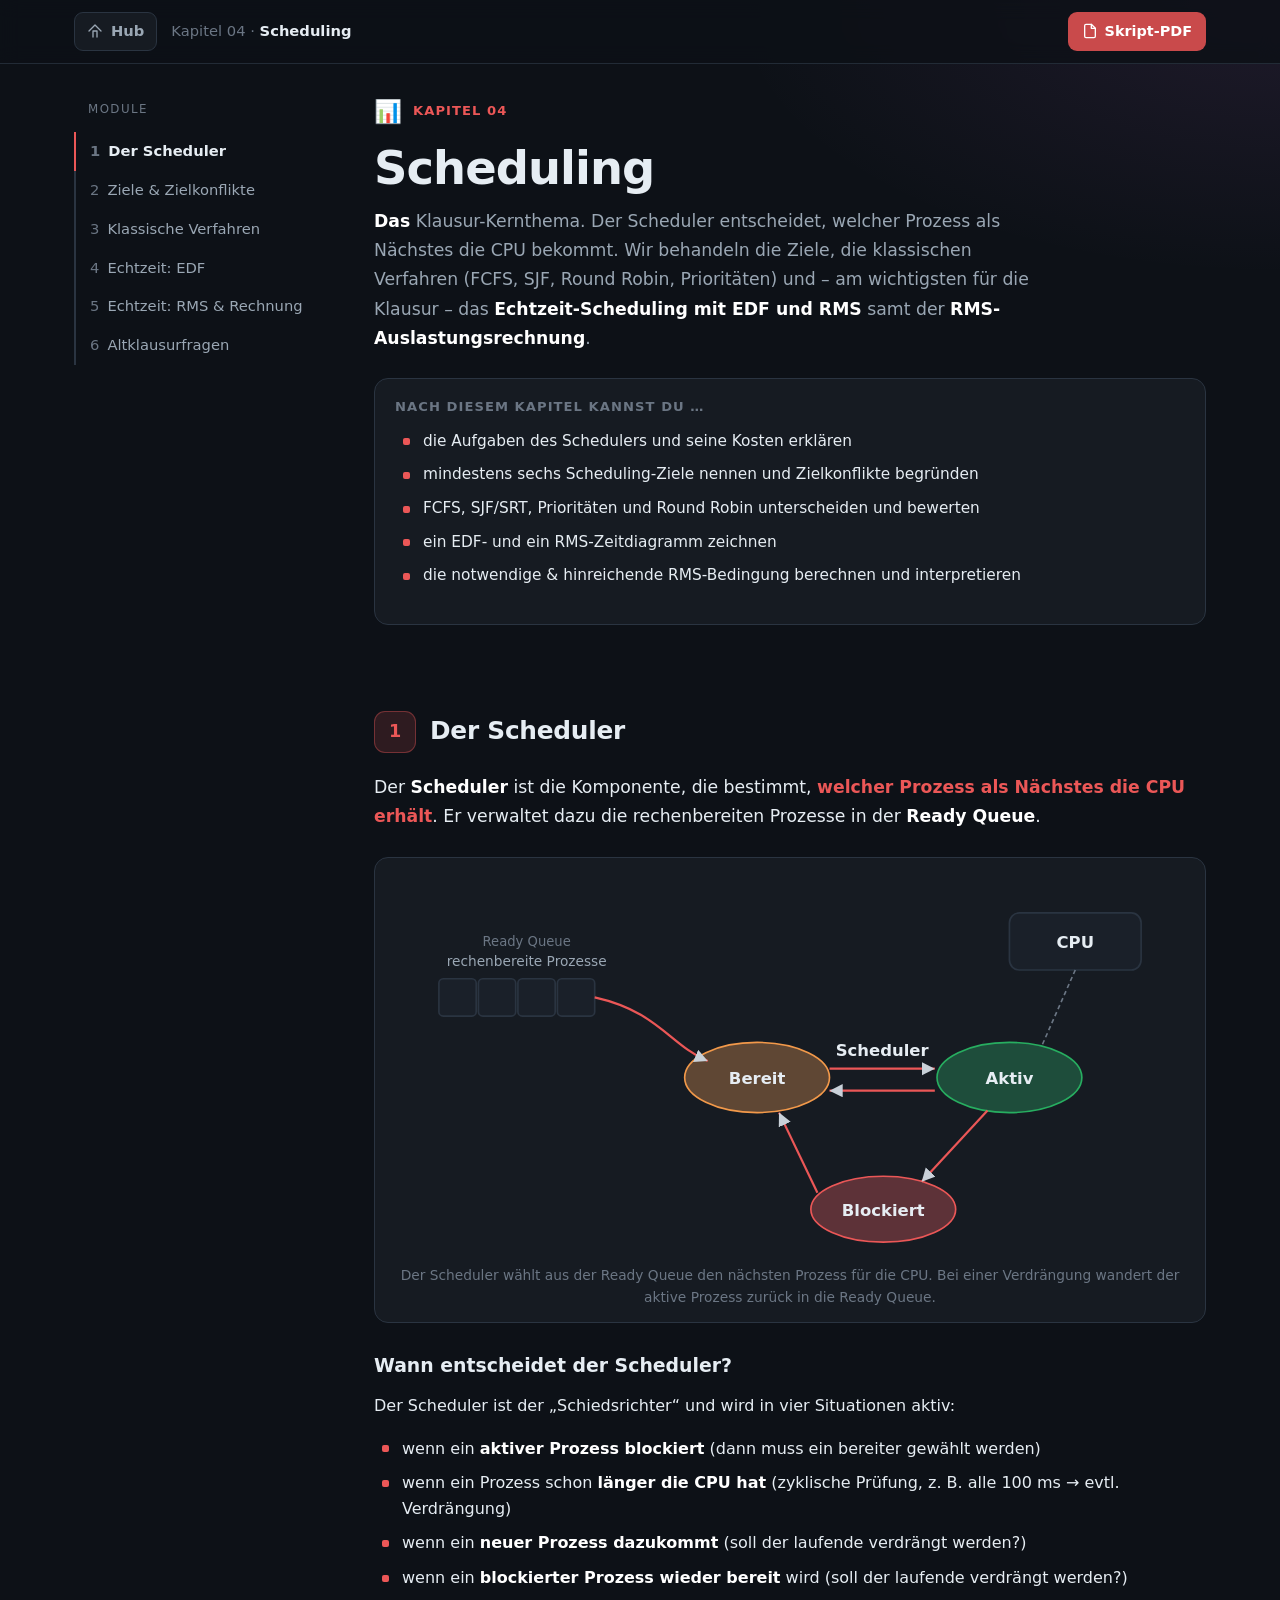
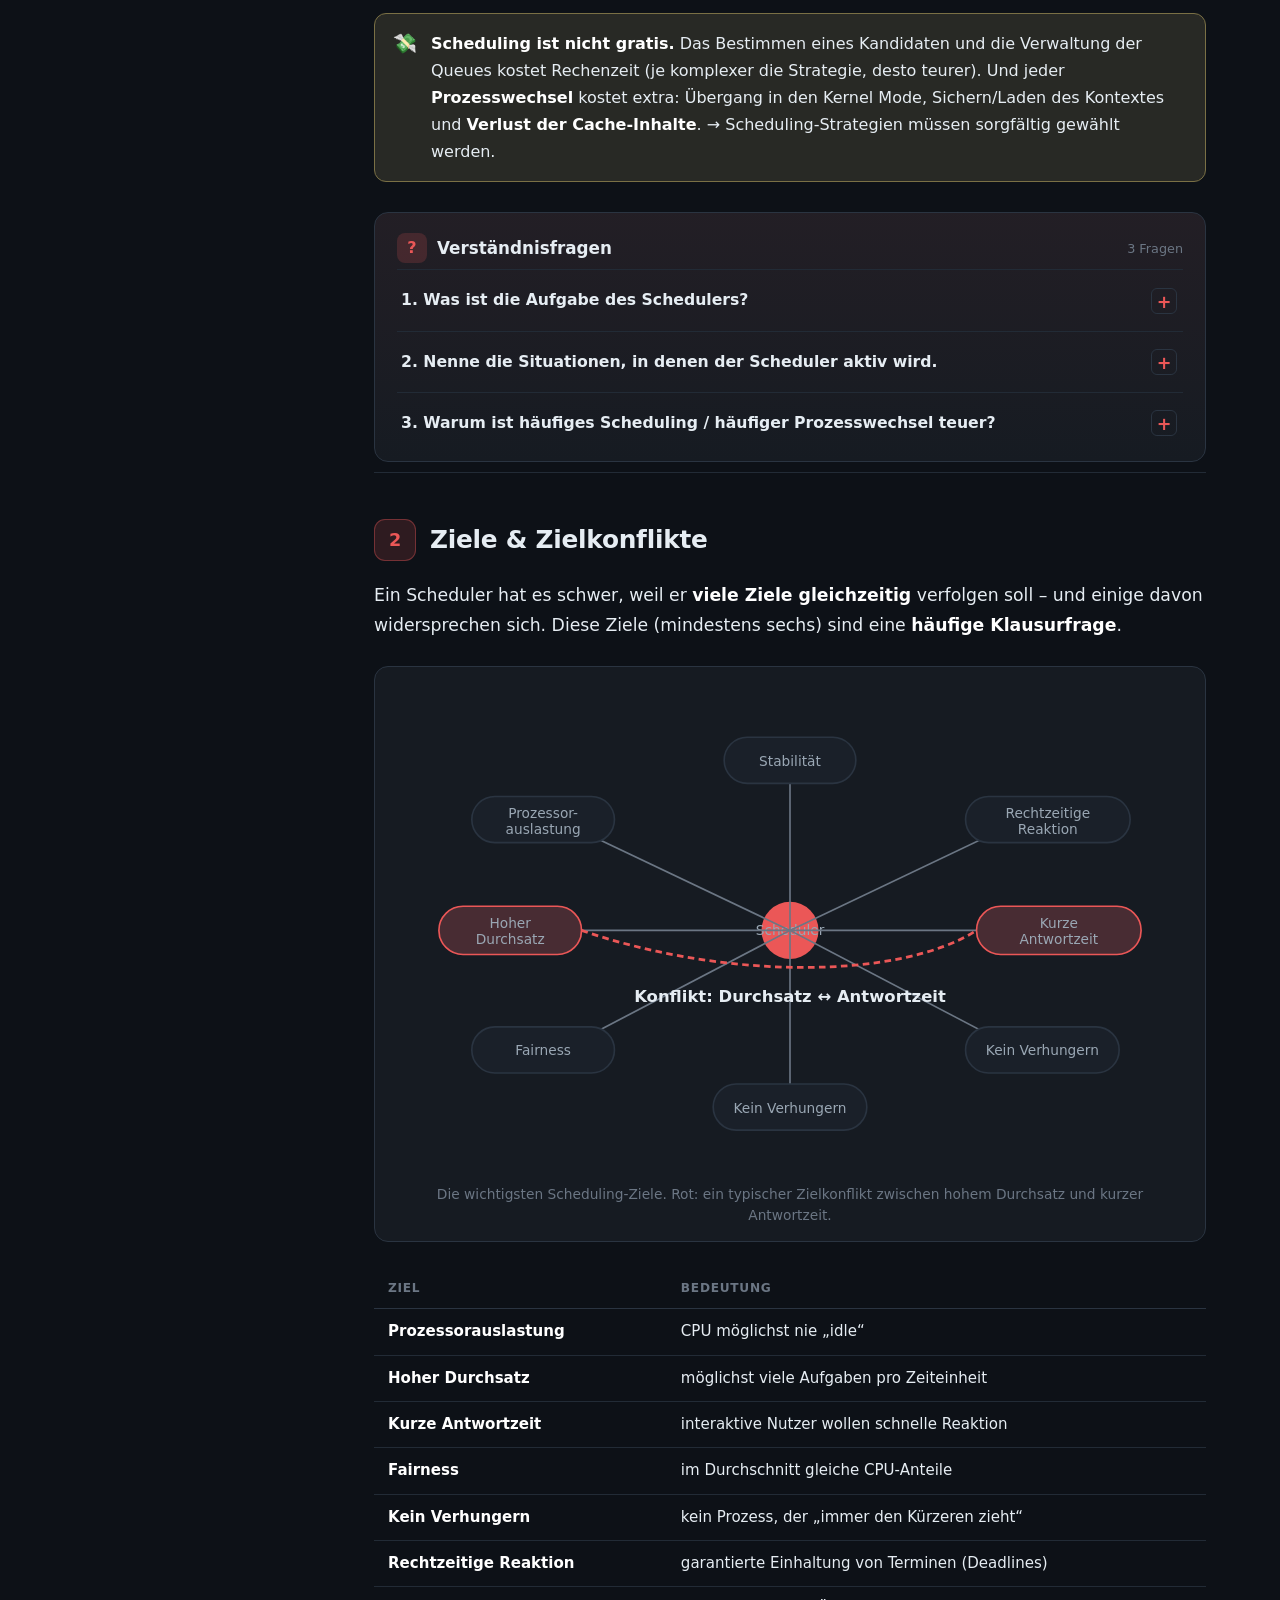
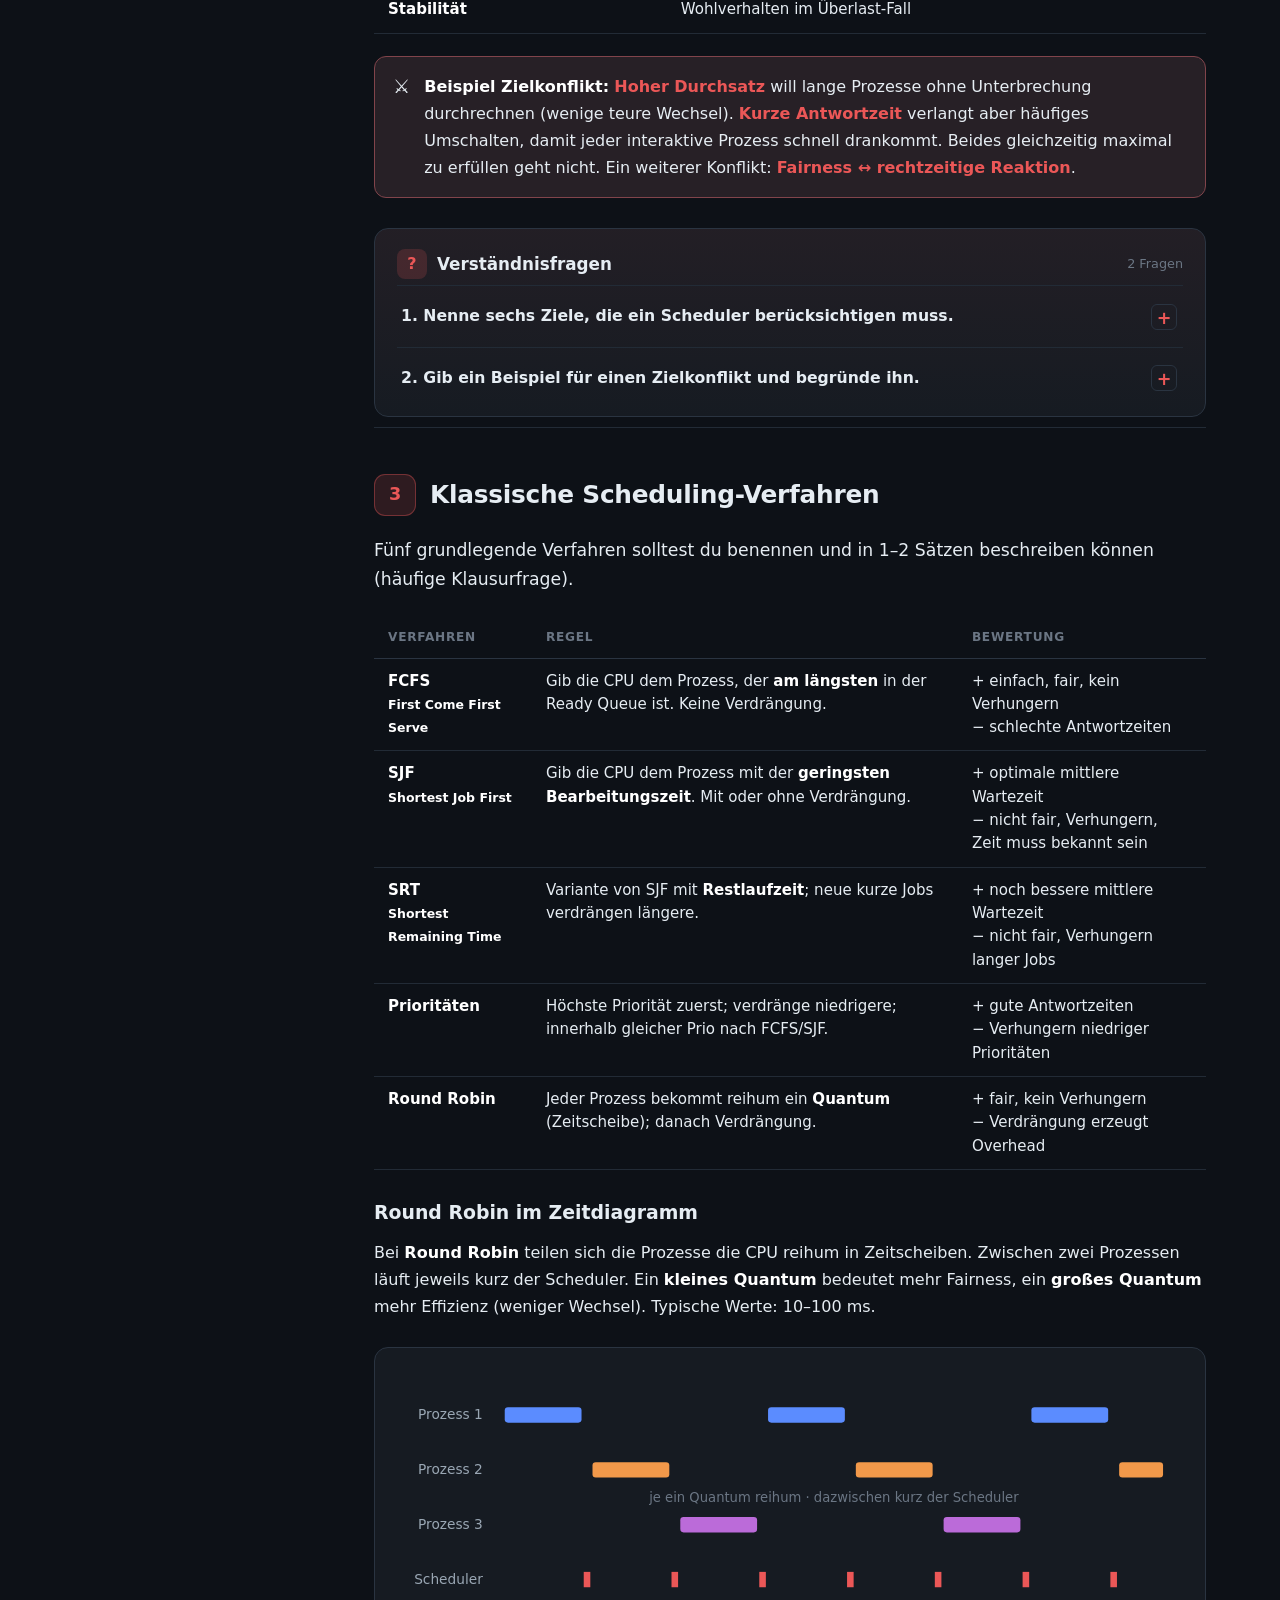
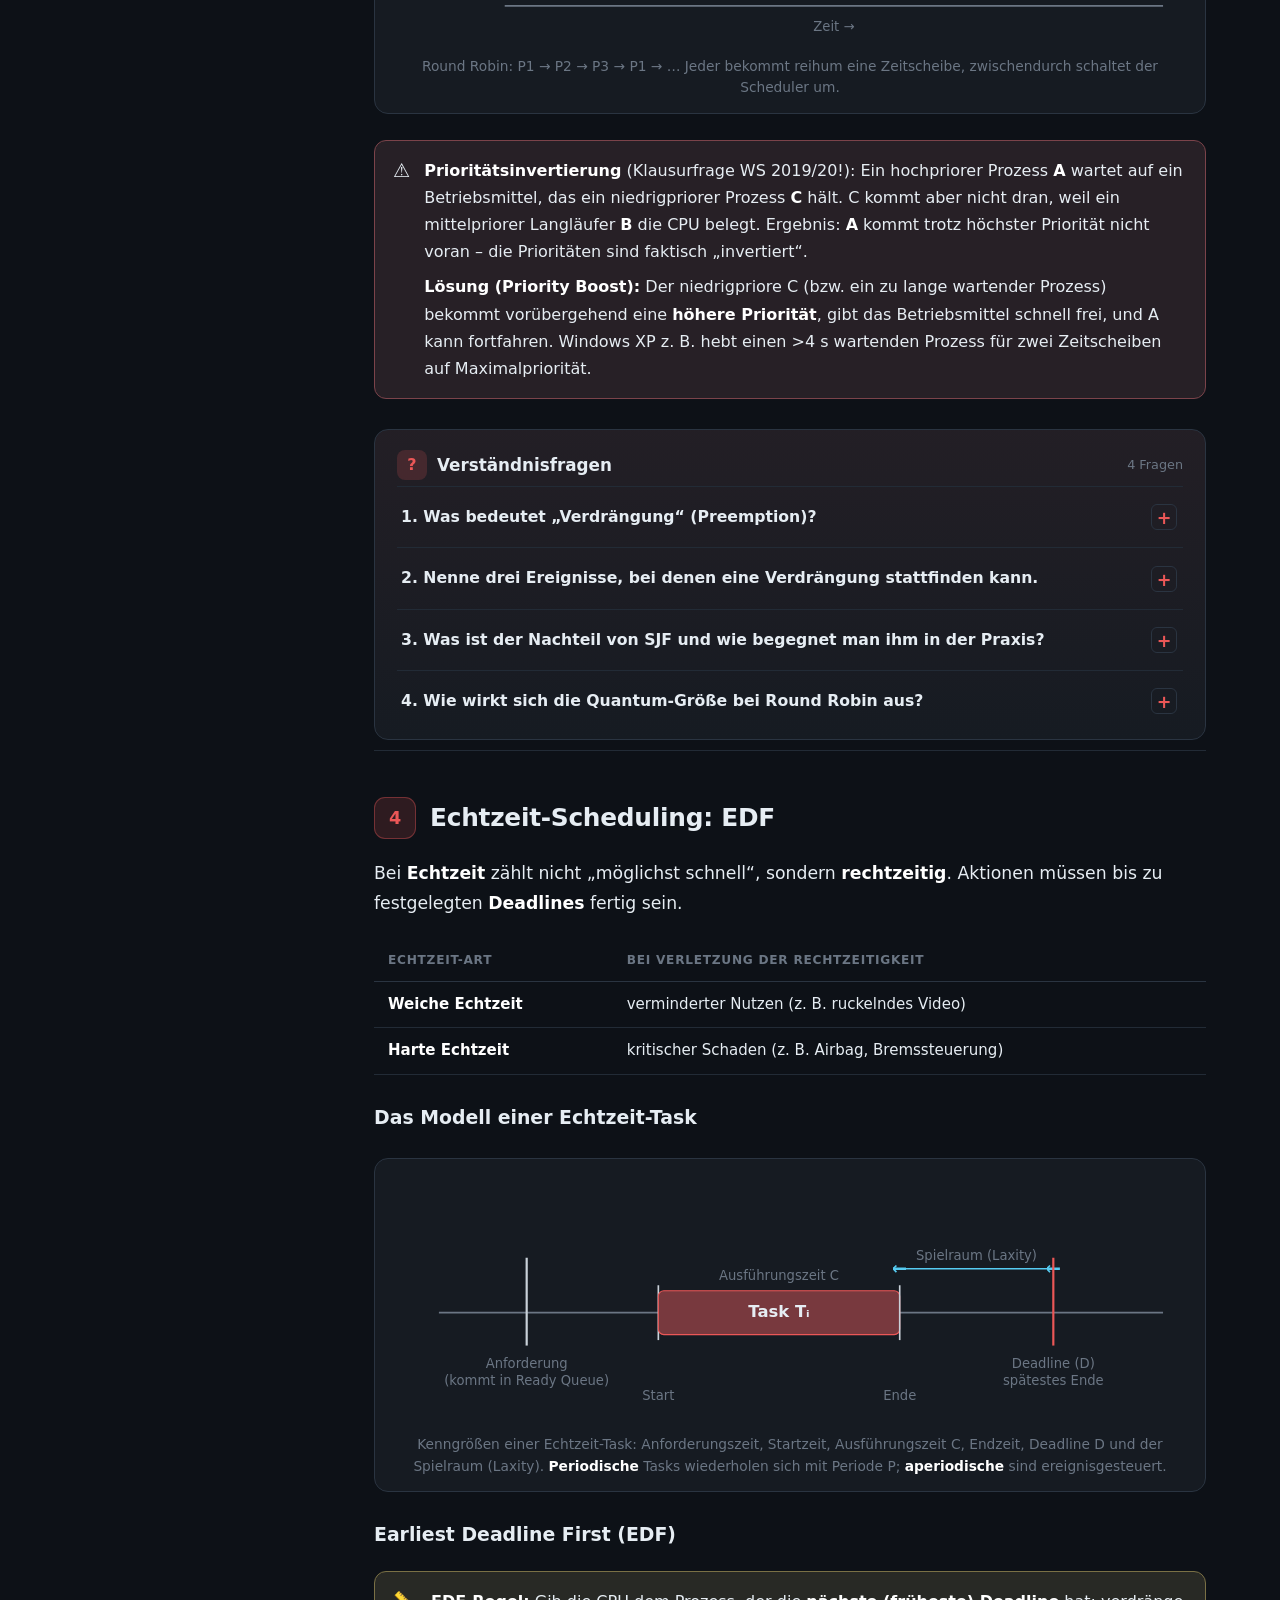
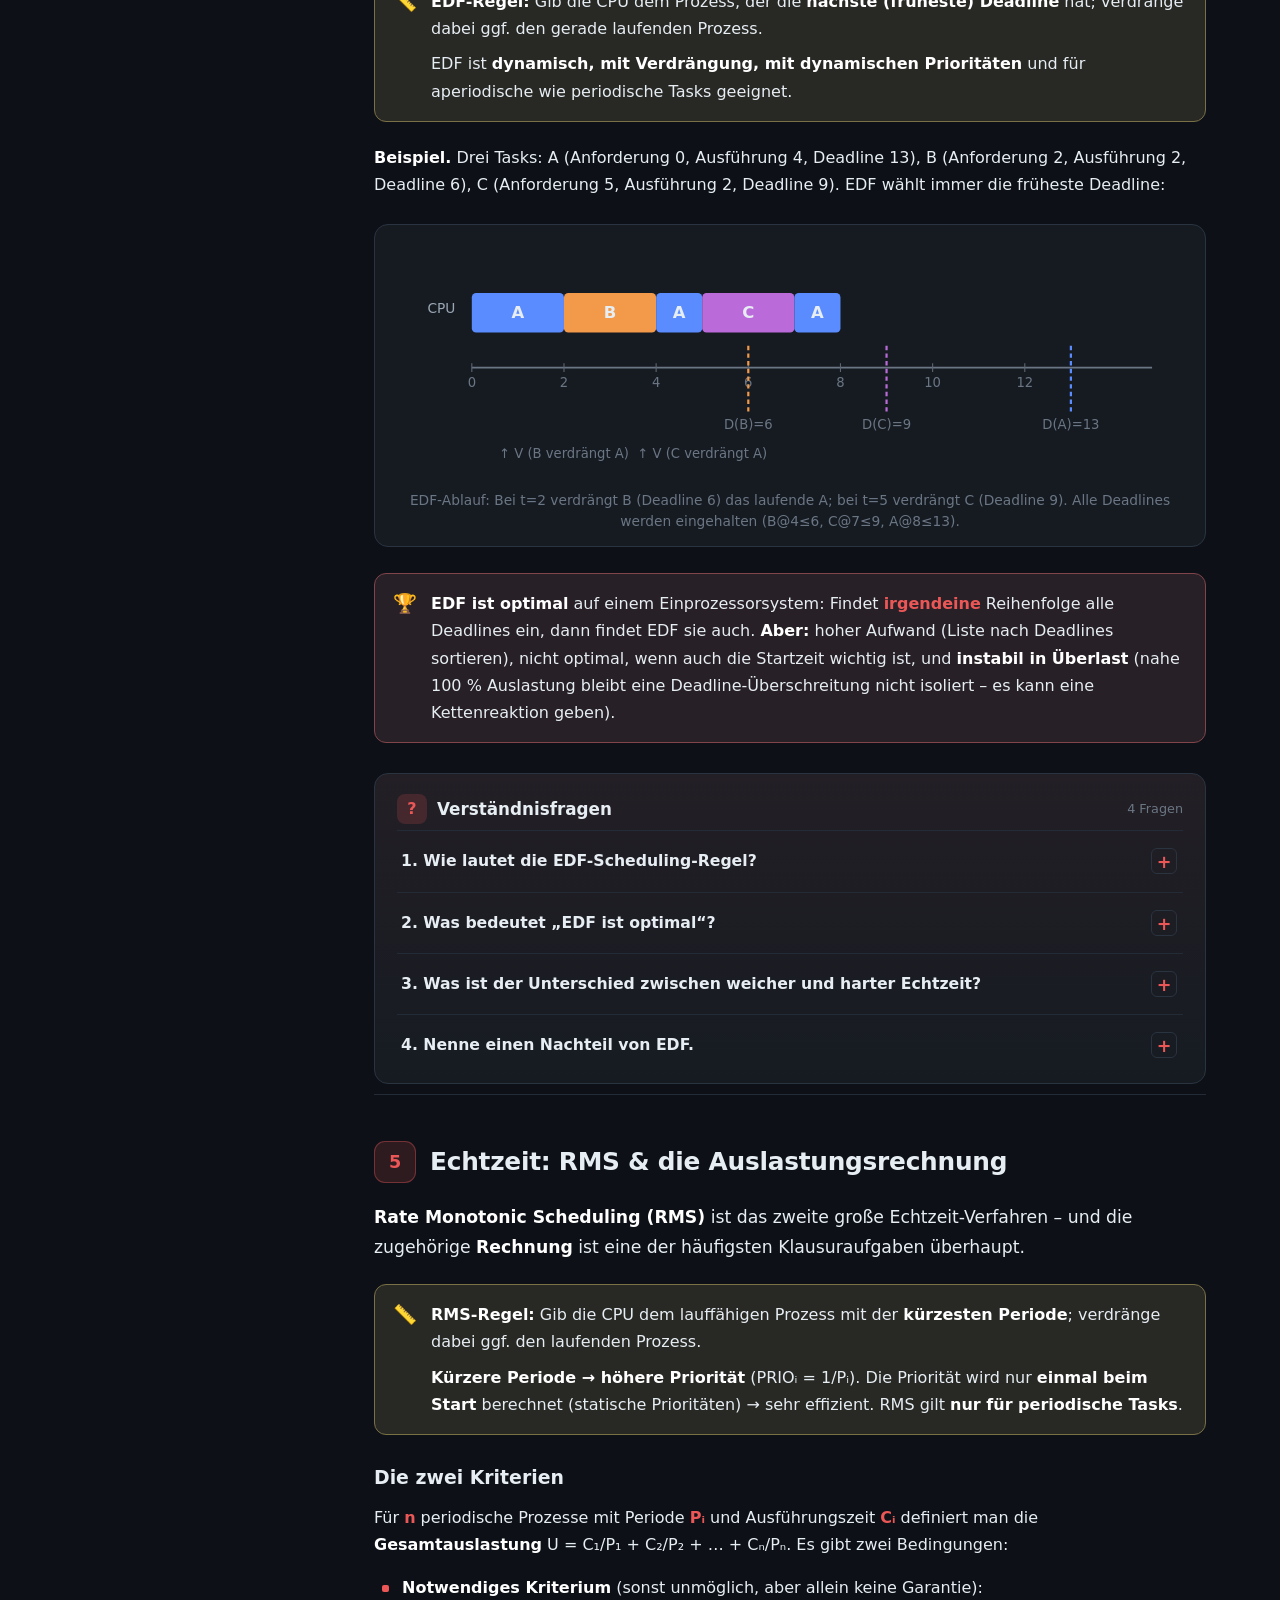
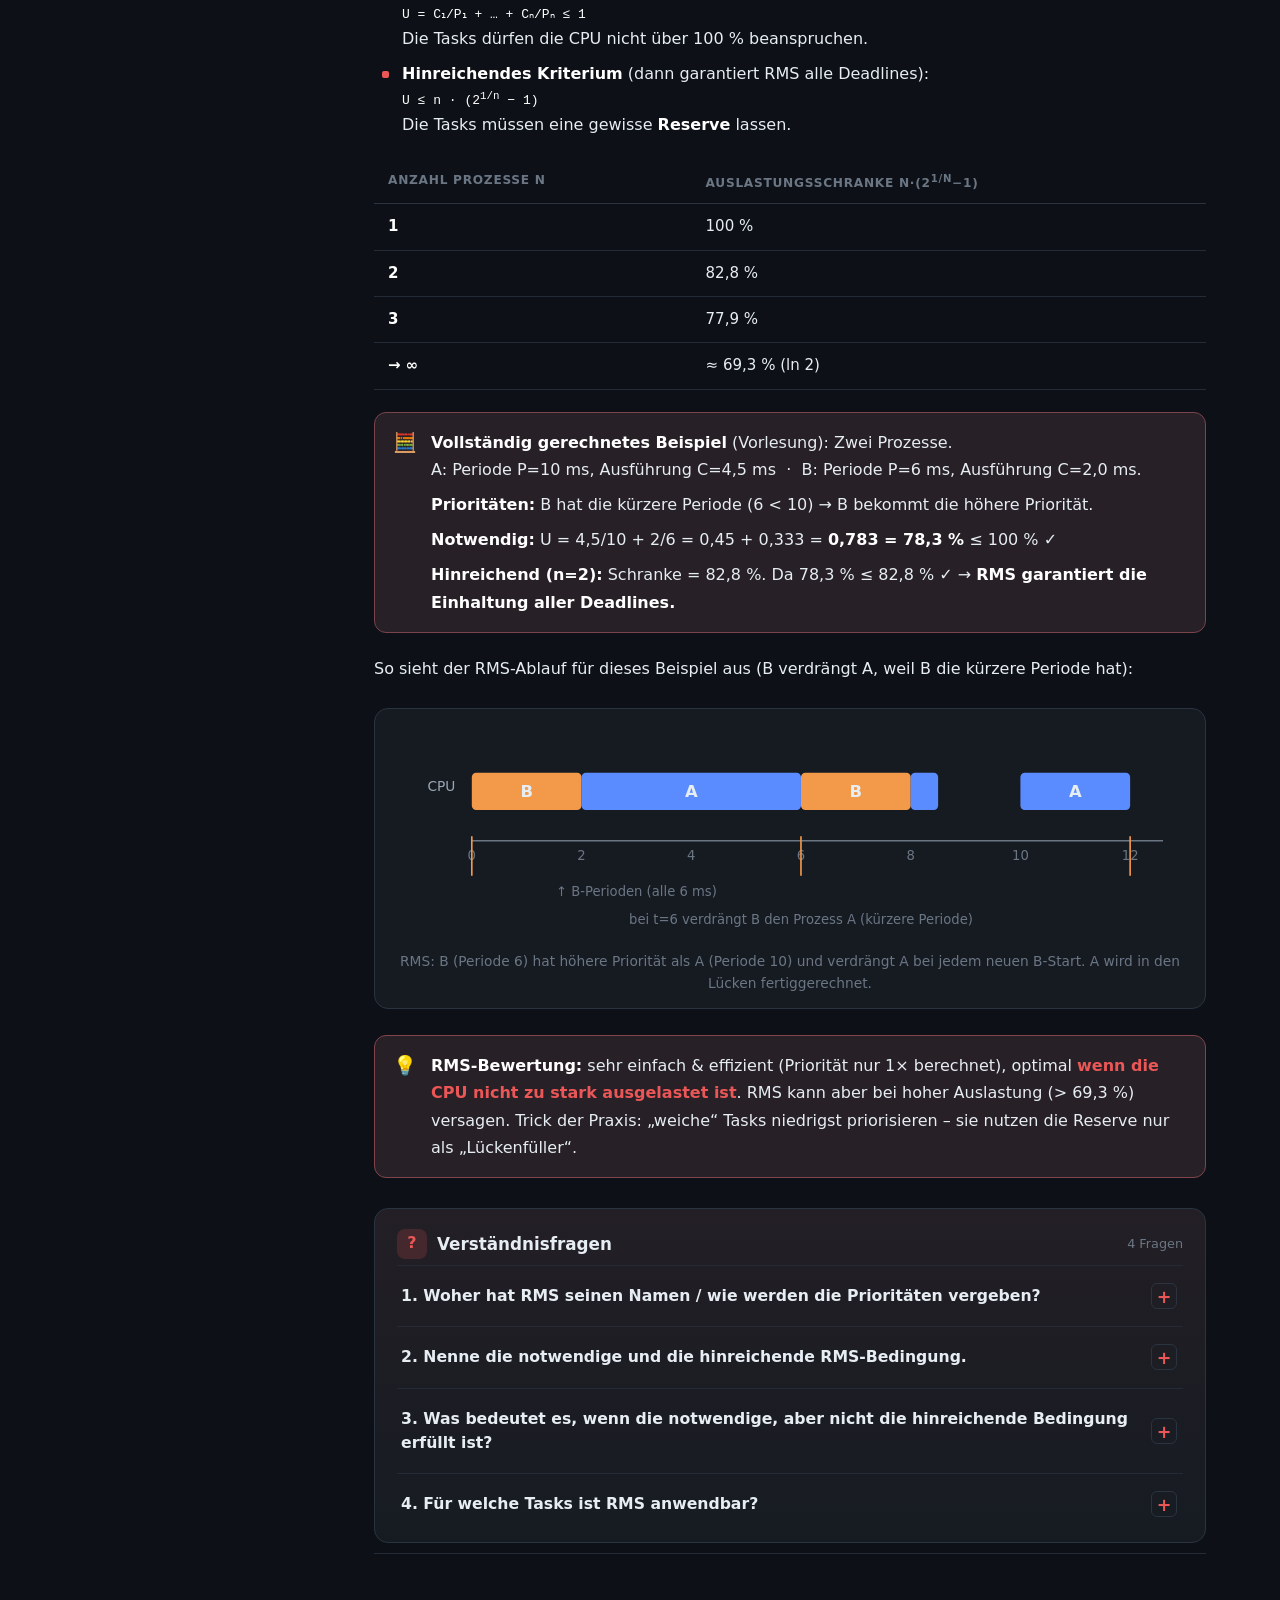
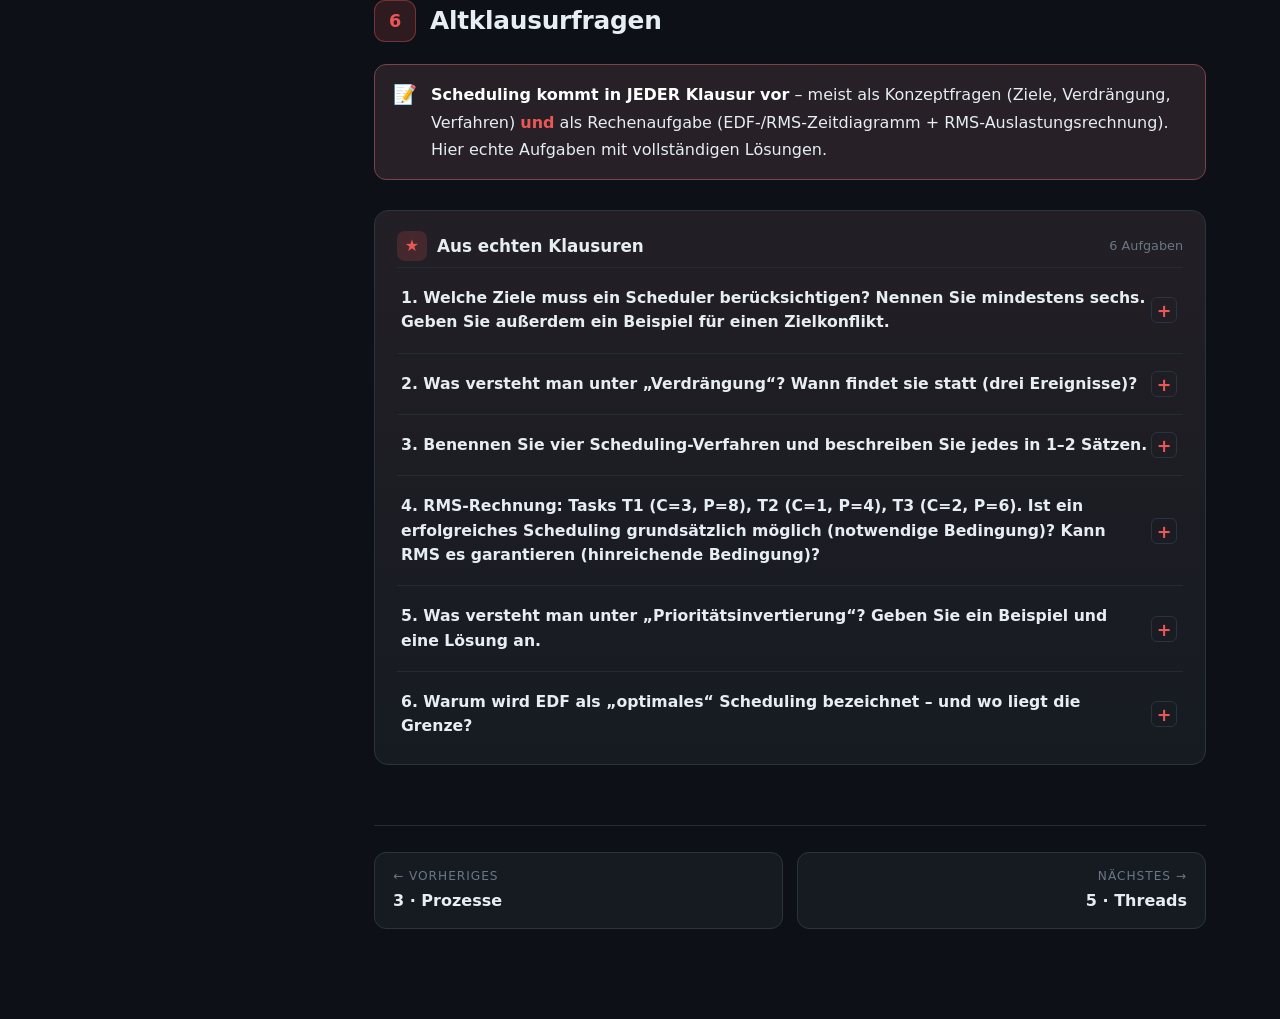
<file: kapitel-04.html>
<!DOCTYPE html>
<html lang="de">
<head>
  <meta charset="UTF-8" />
  <meta name="viewport" content="width=device-width, initial-scale=1.0" />
  <title>Kapitel 4 · Scheduling · Betriebssysteme</title>
  <link rel="stylesheet" href="css/style.css" />
  <link rel="stylesheet" href="css/chapter.css" />
  <link rel="icon" href="data:image/svg+xml,<svg xmlns='http://www.w3.org/2000/svg' viewBox='0 0 100 100'><text y='.9em' font-size='90'>📊</text></svg>" />
</head>
<body class="chapter" style="--chapter-accent:#eb5757;">
  <div class="progress"></div>

  <!-- ============================================================ TOPBAR -->
  <div class="topbar">
    <div class="topbar__inner">
      <a class="home" href="index.html">
        <svg viewBox="0 0 24 24" width="16" height="16" fill="none" stroke="currentColor" stroke-width="2" stroke-linecap="round" stroke-linejoin="round"><path d="M3 12l9-9 9 9"/><path d="M9 21V12h6v9"/></svg>
        Hub
      </a>
      <span class="crumb">Kapitel 04 · <b>Scheduling</b></span>
      <span class="spacer"></span>
      <a class="pdf-link" href="Themen/OS_4_Scheduling.pdf" target="_blank" rel="noopener">
        <svg viewBox="0 0 24 24" fill="none" stroke="currentColor" stroke-width="2" stroke-linecap="round" stroke-linejoin="round"><path d="M14 2H6a2 2 0 0 0-2 2v16a2 2 0 0 0 2 2h12a2 2 0 0 0 2-2V8z"/><path d="M14 2v6h6"/></svg>
        Skript-PDF
      </a>
    </div>
  </div>

  <!-- ============================================================ LAYOUT -->
  <div class="chapter-layout">

    <!-- Inhaltsverzeichnis -->
    <nav class="toc">
      <div class="toc-title">Module</div>
      <ol>
        <li><a href="#modul-1"><span class="mod-num">1</span>Der Scheduler</a></li>
        <li><a href="#modul-2"><span class="mod-num">2</span>Ziele &amp; Zielkonflikte</a></li>
        <li><a href="#modul-3"><span class="mod-num">3</span>Klassische Verfahren</a></li>
        <li><a href="#modul-4"><span class="mod-num">4</span>Echtzeit: EDF</a></li>
        <li><a href="#modul-5"><span class="mod-num">5</span>Echtzeit: RMS &amp; Rechnung</a></li>
        <li><a href="#modul-6"><span class="mod-num">6</span>Altklausurfragen</a></li>
      </ol>
    </nav>

    <!-- Hauptinhalt -->
    <main class="content">

      <!-- Kapitel-Kopf -->
      <header class="chapter-hero">
        <div class="kicker"><span class="ico">📊</span> Kapitel 04</div>
        <h1>Scheduling</h1>
        <p class="intro">
          <strong>Das</strong> Klausur-Kernthema. Der Scheduler entscheidet, welcher
          Prozess als Nächstes die CPU bekommt. Wir behandeln die Ziele, die klassischen
          Verfahren (FCFS, SJF, Round Robin, Prioritäten) und – am wichtigsten für die
          Klausur – das <strong>Echtzeit-Scheduling mit EDF und RMS</strong> samt der
          <strong>RMS-Auslastungsrechnung</strong>.
        </p>

        <div class="goals">
          <h4>Nach diesem Kapitel kannst du …</h4>
          <ul>
            <li>die Aufgaben des Schedulers und seine Kosten erklären</li>
            <li>mindestens sechs Scheduling-Ziele nennen und Zielkonflikte begründen</li>
            <li>FCFS, SJF/SRT, Prioritäten und Round Robin unterscheiden und bewerten</li>
            <li>ein EDF- und ein RMS-Zeitdiagramm zeichnen</li>
            <li>die notwendige &amp; hinreichende RMS-Bedingung berechnen und interpretieren</li>
          </ul>
        </div>
      </header>

      <!-- =================================================== MODUL 1 -->
      <section class="module" id="modul-1">
        <div class="module__head">
          <div class="module__num">1</div>
          <h2>Der Scheduler</h2>
        </div>

        <p class="lead">
          Der <strong>Scheduler</strong> ist die Komponente, die bestimmt,
          <em>welcher Prozess als Nächstes die CPU erhält</em>. Er verwaltet dazu die
          rechenbereiten Prozesse in der <strong>Ready Queue</strong>.
        </p>

        <figure class="sketch">
          <svg viewBox="0 0 720 340" role="img" aria-label="Scheduler mit Ready Queue und Blocked Queue">
            <!-- CPU -->
            <rect class="sk-box" x="560" y="30" width="120" height="52" rx="9"/>
            <text class="sk-label" x="620" y="62" text-anchor="middle">CPU</text>

            <!-- Ready Queue -->
            <text class="sk-faint" x="120" y="60" text-anchor="middle">Ready Queue</text>
            <text class="sk-sub" x="120" y="78" text-anchor="middle">rechenbereite Prozesse</text>
            <g>
              <rect class="sk-box" x="40" y="90" width="34" height="34" rx="4"/>
              <rect class="sk-box" x="76" y="90" width="34" height="34" rx="4"/>
              <rect class="sk-box" x="112" y="90" width="34" height="34" rx="4"/>
              <rect class="sk-box" x="148" y="90" width="34" height="34" rx="4"/>
            </g>

            <!-- Zustände -->
            <ellipse cx="330" cy="180" rx="66" ry="32" fill="color-mix(in srgb,#f2994a 32%,#1a2029)" stroke="#f2994a" stroke-width="1.5"/>
            <text class="sk-label" x="330" y="186" text-anchor="middle">Bereit</text>

            <ellipse cx="560" cy="180" rx="66" ry="32" fill="color-mix(in srgb,#27ae60 32%,#1a2029)" stroke="#27ae60" stroke-width="1.5"/>
            <text class="sk-label" x="560" y="186" text-anchor="middle">Aktiv</text>

            <ellipse cx="445" cy="300" rx="66" ry="30" fill="color-mix(in srgb,#eb5757 32%,#1a2029)" stroke="#eb5757" stroke-width="1.5"/>
            <text class="sk-label" x="445" y="306" text-anchor="middle">Blockiert</text>

            <!-- Ready Queue -> Bereit -->
            <path class="sk-arrow" d="M182 107 C240 120, 250 150, 285 165" marker-end="url(#s-arr)"/>
            <!-- CPU -> Aktiv -->
            <line class="sk-line" x1="620" y1="82" x2="590" y2="150" stroke-dasharray="4 3"/>
            <!-- Bereit -> Aktiv (Zuteilung durch Scheduler) -->
            <path class="sk-arrow" d="M396 172 L492 172" marker-end="url(#s-arr)"/>
            <text class="sk-label" x="444" y="160" text-anchor="middle" fill="#eb5757" font-size="13">Scheduler</text>
            <!-- Aktiv -> Bereit (Verdrängung) -->
            <path class="sk-arrow" d="M492 192 L396 192" marker-end="url(#s-arr)"/>
            <!-- Aktiv -> Blockiert -->
            <path class="sk-arrow" d="M540 210 L480 275" marker-end="url(#s-arr)"/>
            <!-- Blockiert -> Bereit -->
            <path class="sk-arrow" d="M385 285 L350 212" marker-end="url(#s-arr)"/>

            <defs>
              <marker id="s-arr" markerWidth="9" markerHeight="9" refX="6" refY="3" orient="auto">
                <path d="M0,0 L6,3 L0,6 Z" fill="#c9d1d9"/>
              </marker>
            </defs>
          </svg>
          <figcaption>Der Scheduler wählt aus der Ready Queue den nächsten Prozess für die CPU. Bei einer Verdrängung wandert der aktive Prozess zurück in die Ready Queue.</figcaption>
        </figure>

        <h3>Wann entscheidet der Scheduler?</h3>
        <p>Der Scheduler ist der „Schiedsrichter“ und wird in vier Situationen aktiv:</p>
        <ul>
          <li>wenn ein <strong>aktiver Prozess blockiert</strong> (dann muss ein bereiter gewählt werden)</li>
          <li>wenn ein Prozess schon <strong>länger die CPU hat</strong> (zyklische Prüfung, z.&nbsp;B. alle 100&nbsp;ms → evtl. Verdrängung)</li>
          <li>wenn ein <strong>neuer Prozess dazukommt</strong> (soll der laufende verdrängt werden?)</li>
          <li>wenn ein <strong>blockierter Prozess wieder bereit</strong> wird (soll der laufende verdrängt werden?)</li>
        </ul>

        <div class="callout callout--merke">
          <div class="cico">💸</div>
          <div class="callout__body">
            <p><strong>Scheduling ist nicht gratis.</strong> Das Bestimmen eines Kandidaten
            und die Verwaltung der Queues kostet Rechenzeit (je komplexer die Strategie,
            desto teurer). Und jeder <strong>Prozesswechsel</strong> kostet extra: Übergang
            in den Kernel Mode, Sichern/Laden des Kontextes und <strong>Verlust der
            Cache-Inhalte</strong>. → Scheduling-Strategien müssen sorgfältig gewählt werden.</p>
          </div>
        </div>

        <div class="questions">
          <div class="questions__head">
            <span class="q-ico">?</span><h3>Verständnisfragen</h3><span class="count">3 Fragen</span>
          </div>
          <details class="q">
            <summary>1. Was ist die Aufgabe des Schedulers?</summary>
            <div class="answer">Er bestimmt, <strong>welcher (bereite) Prozess als Nächstes
              die CPU erhält</strong>, und verwaltet dazu die Ready Queue.</div>
          </details>
          <details class="q">
            <summary>2. Nenne die Situationen, in denen der Scheduler aktiv wird.</summary>
            <div class="answer">Wenn ein aktiver Prozess <strong>blockiert</strong>, wenn ein
              Prozess schon <strong>lange die CPU hat</strong> (zyklische Prüfung), wenn ein
              <strong>neuer Prozess</strong> dazukommt und wenn ein <strong>blockierter
              Prozess wieder bereit</strong> wird.</div>
          </details>
          <details class="q">
            <summary>3. Warum ist häufiges Scheduling / häufiger Prozesswechsel teuer?</summary>
            <div class="answer">Kandidatenwahl und Queue-Verwaltung kosten Rechenzeit; jeder
              Prozesswechsel erfordert Kernel-Mode-Übergang, Sichern/Laden des Kontextes und
              führt zum <strong>Verlust der Cache-Inhalte</strong> (der neue Prozess muss den
              Cache neu aufbauen).</div>
          </details>
        </div>
      </section>

      <!-- =================================================== MODUL 2 -->
      <section class="module" id="modul-2">
        <div class="module__head">
          <div class="module__num">2</div>
          <h2>Ziele &amp; Zielkonflikte</h2>
        </div>

        <p class="lead">
          Ein Scheduler hat es schwer, weil er <strong>viele Ziele gleichzeitig</strong>
          verfolgen soll – und einige davon widersprechen sich. Diese Ziele (mindestens
          sechs) sind eine <strong>häufige Klausurfrage</strong>.
        </p>

        <figure class="sketch">
          <svg viewBox="0 0 720 440" role="img" aria-label="Scheduling-Ziele mit Zielkonflikt">
            <!-- Zentrum -->
            <circle cx="360" cy="220" r="26" fill="#eb5757"/>
            <text class="sk-sub" x="360" y="224" text-anchor="middle" fill="#fff" font-size="11">Scheduler</text>

            <!-- Speichen -->
            <line class="sk-line" x1="360" y1="220" x2="360" y2="70"/>
            <line class="sk-line" x1="360" y1="220" x2="150" y2="120"/>
            <line class="sk-line" x1="360" y1="220" x2="120" y2="220"/>
            <line class="sk-line" x1="360" y1="220" x2="150" y2="330"/>
            <line class="sk-line" x1="360" y1="220" x2="360" y2="380"/>
            <line class="sk-line" x1="360" y1="220" x2="570" y2="330"/>
            <line class="sk-line" x1="360" y1="220" x2="600" y2="220"/>
            <line class="sk-line" x1="360" y1="220" x2="570" y2="120"/>

            <!-- Ziel-Knoten -->
            <g>
              <rect class="sk-box" x="300" y="44" width="120" height="42" rx="21"/>
              <text class="sk-sub" x="360" y="70" text-anchor="middle">Stabilität</text>

              <rect class="sk-box" x="70" y="98" width="130" height="42" rx="21"/>
              <text class="sk-sub" x="135" y="118" text-anchor="middle">Prozessor-</text>
              <text class="sk-sub" x="135" y="132" text-anchor="middle">auslastung</text>

              <rect class="sk-accent" x="40" y="198" width="130" height="44" rx="22"/>
              <text class="sk-sub" x="105" y="218" text-anchor="middle">Hoher</text>
              <text class="sk-sub" x="105" y="232" text-anchor="middle">Durchsatz</text>

              <rect class="sk-box" x="70" y="308" width="130" height="42" rx="21"/>
              <text class="sk-sub" x="135" y="334" text-anchor="middle">Fairness</text>

              <rect class="sk-box" x="290" y="360" width="140" height="42" rx="21"/>
              <text class="sk-sub" x="360" y="386" text-anchor="middle">Kein Verhungern</text>

              <rect class="sk-box" x="520" y="308" width="140" height="42" rx="21"/>
              <text class="sk-sub" x="590" y="334" text-anchor="middle">Kein Verhungern</text>

              <rect class="sk-accent" x="530" y="198" width="150" height="44" rx="22"/>
              <text class="sk-sub" x="605" y="218" text-anchor="middle">Kurze</text>
              <text class="sk-sub" x="605" y="232" text-anchor="middle">Antwortzeit</text>

              <rect class="sk-box" x="520" y="98" width="150" height="42" rx="21"/>
              <text class="sk-sub" x="595" y="118" text-anchor="middle">Rechtzeitige</text>
              <text class="sk-sub" x="595" y="132" text-anchor="middle">Reaktion</text>
            </g>

            <!-- Konfliktkante hervorgehoben -->
            <path d="M170 220 C300 265, 460 265, 530 220" fill="none" stroke="#eb5757" stroke-width="2.5" stroke-dasharray="6 4"/>
            <text class="sk-label" x="360" y="285" text-anchor="middle" fill="#eb5757" font-size="12.5">Konflikt: Durchsatz ↔ Antwortzeit</text>
          </svg>
          <figcaption>Die wichtigsten Scheduling-Ziele. Rot: ein typischer Zielkonflikt zwischen hohem Durchsatz und kurzer Antwortzeit.</figcaption>
        </figure>

        <div class="table-wrap">
          <table class="cmp">
            <thead><tr><th>Ziel</th><th>Bedeutung</th></tr></thead>
            <tbody>
              <tr><td>Prozessorauslastung</td><td>CPU möglichst nie „idle“</td></tr>
              <tr><td>Hoher Durchsatz</td><td>möglichst viele Aufgaben pro Zeiteinheit</td></tr>
              <tr><td>Kurze Antwortzeit</td><td>interaktive Nutzer wollen schnelle Reaktion</td></tr>
              <tr><td>Fairness</td><td>im Durchschnitt gleiche CPU-Anteile</td></tr>
              <tr><td>Kein Verhungern</td><td>kein Prozess, der „immer den Kürzeren zieht“</td></tr>
              <tr><td>Rechtzeitige Reaktion</td><td>garantierte Einhaltung von Terminen (Deadlines)</td></tr>
              <tr><td>Stabilität</td><td>Wohlverhalten im Überlast-Fall</td></tr>
            </tbody>
          </table>
        </div>

        <div class="callout callout--note">
          <div class="cico">⚔️</div>
          <div class="callout__body">
            <p><strong>Beispiel Zielkonflikt:</strong> <em>Hoher Durchsatz</em> will lange
            Prozesse ohne Unterbrechung durchrechnen (wenige teure Wechsel). <em>Kurze
            Antwortzeit</em> verlangt aber häufiges Umschalten, damit jeder interaktive
            Prozess schnell drankommt. Beides gleichzeitig maximal zu erfüllen geht nicht.
            Ein weiterer Konflikt: <em>Fairness ↔ rechtzeitige Reaktion</em>.</p>
          </div>
        </div>

        <div class="questions">
          <div class="questions__head">
            <span class="q-ico">?</span><h3>Verständnisfragen</h3><span class="count">2 Fragen</span>
          </div>
          <details class="q">
            <summary>1. Nenne sechs Ziele, die ein Scheduler berücksichtigen muss.</summary>
            <div class="answer">Prozessorauslastung, hoher Durchsatz, kurze Antwortzeit,
              Fairness, kein Verhungern, rechtzeitige Reaktion (Deadlines), Stabilität
              (Überlastverhalten). <em>(Sechs davon genügen.)</em></div>
          </details>
          <details class="q">
            <summary>2. Gib ein Beispiel für einen Zielkonflikt und begründe ihn.</summary>
            <div class="answer"><strong>Durchsatz ↔ Antwortzeit:</strong> Hoher Durchsatz will
              wenige (teure) Prozesswechsel und lange Rechenphasen; kurze Antwortzeit will
              häufiges Umschalten, damit interaktive Prozesse schnell reagieren. Häufigere
              Wechsel senken den Durchsatz (mehr Overhead) – beides zugleich maximal geht nicht.</div>
          </details>
        </div>
      </section>

      <!-- =================================================== MODUL 3 -->
      <section class="module" id="modul-3">
        <div class="module__head">
          <div class="module__num">3</div>
          <h2>Klassische Scheduling-Verfahren</h2>
        </div>

        <p class="lead">
          Fünf grundlegende Verfahren solltest du benennen und in 1–2 Sätzen beschreiben
          können (häufige Klausurfrage).
        </p>

        <div class="table-wrap">
          <table class="cmp">
            <thead><tr><th>Verfahren</th><th>Regel</th><th>Bewertung</th></tr></thead>
            <tbody>
              <tr>
                <td>FCFS<br><span class="sk-sub">First Come First Serve</span></td>
                <td>Gib die CPU dem Prozess, der <strong>am längsten</strong> in der Ready Queue ist. Keine Verdrängung.</td>
                <td>+ einfach, fair, kein Verhungern<br>− schlechte Antwortzeiten</td>
              </tr>
              <tr>
                <td>SJF<br><span class="sk-sub">Shortest Job First</span></td>
                <td>Gib die CPU dem Prozess mit der <strong>geringsten Bearbeitungszeit</strong>. Mit oder ohne Verdrängung.</td>
                <td>+ optimale mittlere Wartezeit<br>− nicht fair, Verhungern, Zeit muss bekannt sein</td>
              </tr>
              <tr>
                <td>SRT<br><span class="sk-sub">Shortest Remaining Time</span></td>
                <td>Variante von SJF mit <strong>Restlaufzeit</strong>; neue kurze Jobs verdrängen längere.</td>
                <td>+ noch bessere mittlere Wartezeit<br>− nicht fair, Verhungern langer Jobs</td>
              </tr>
              <tr>
                <td>Prioritäten</td>
                <td>Höchste Priorität zuerst; verdränge niedrigere; innerhalb gleicher Prio nach FCFS/SJF.</td>
                <td>+ gute Antwortzeiten<br>− Verhungern niedriger Prioritäten</td>
              </tr>
              <tr>
                <td>Round Robin</td>
                <td>Jeder Prozess bekommt reihum ein <strong>Quantum</strong> (Zeitscheibe); danach Verdrängung.</td>
                <td>+ fair, kein Verhungern<br>− Verdrängung erzeugt Overhead</td>
              </tr>
            </tbody>
          </table>
        </div>

        <h3>Round Robin im Zeitdiagramm</h3>
        <p>
          Bei <strong>Round Robin</strong> teilen sich die Prozesse die CPU reihum in
          Zeitscheiben. Zwischen zwei Prozessen läuft jeweils kurz der Scheduler. Ein
          <strong>kleines Quantum</strong> bedeutet mehr Fairness, ein <strong>großes
          Quantum</strong> mehr Effizienz (weniger Wechsel). Typische Werte: 10–100&nbsp;ms.
        </p>

        <figure class="sketch">
          <svg viewBox="0 0 720 250" role="img" aria-label="Round Robin Zeitdiagramm">
            <!-- Achsen-Beschriftung links -->
            <text class="sk-sub" x="80" y="45" text-anchor="end">Prozess 1</text>
            <text class="sk-sub" x="80" y="95" text-anchor="end">Prozess 2</text>
            <text class="sk-sub" x="80" y="145" text-anchor="end">Prozess 3</text>
            <text class="sk-sub" x="80" y="195" text-anchor="end">Scheduler</text>

            <!-- Zeitachse -->
            <line class="sk-line" x1="100" y1="215" x2="700" y2="215"/>
            <text class="sk-faint" x="400" y="238" text-anchor="middle">Zeit →</text>

            <!-- Zeitscheiben (Prozesse abwechselnd, Scheduler dazwischen) -->
            <!-- P1 -->
            <rect x="100" y="34" width="70" height="14" rx="3" fill="#5b8cff"/>
            <rect x="340" y="34" width="70" height="14" rx="3" fill="#5b8cff"/>
            <rect x="580" y="34" width="70" height="14" rx="3" fill="#5b8cff"/>
            <!-- P2 -->
            <rect x="180" y="84" width="70" height="14" rx="3" fill="#f2994a"/>
            <rect x="420" y="84" width="70" height="14" rx="3" fill="#f2994a"/>
            <rect x="660" y="84" width="40" height="14" rx="3" fill="#f2994a"/>
            <!-- P3 -->
            <rect x="260" y="134" width="70" height="14" rx="3" fill="#bb6bd9"/>
            <rect x="500" y="134" width="70" height="14" rx="3" fill="#bb6bd9"/>
            <!-- Scheduler-Balken -->
            <g fill="#eb5757">
              <rect x="172" y="184" width="6" height="14"/>
              <rect x="252" y="184" width="6" height="14"/>
              <rect x="332" y="184" width="6" height="14"/>
              <rect x="412" y="184" width="6" height="14"/>
              <rect x="492" y="184" width="6" height="14"/>
              <rect x="572" y="184" width="6" height="14"/>
              <rect x="652" y="184" width="6" height="14"/>
            </g>
            <text class="sk-faint" x="400" y="120" text-anchor="middle">je ein Quantum reihum · dazwischen kurz der Scheduler</text>
          </svg>
          <figcaption>Round Robin: P1 → P2 → P3 → P1 → … Jeder bekommt reihum eine Zeitscheibe, zwischendurch schaltet der Scheduler um.</figcaption>
        </figure>

        <div class="callout callout--exam">
          <div class="cico">⚠️</div>
          <div class="callout__body">
            <p><strong>Prioritätsinvertierung</strong> (Klausurfrage WS 2019/20!): Ein
            hochpriorer Prozess <strong>A</strong> wartet auf ein Betriebsmittel, das ein
            niedrigpriorer Prozess <strong>C</strong> hält. C kommt aber nicht dran, weil ein
            mittelpriorer Langläufer <strong>B</strong> die CPU belegt. Ergebnis:
            <strong>A</strong> kommt trotz höchster Priorität nicht voran – die Prioritäten
            sind faktisch „invertiert“.</p>
            <p><strong>Lösung (Priority Boost):</strong> Der niedrigpriore C (bzw. ein zu lange
            wartender Prozess) bekommt vorübergehend eine <strong>höhere Priorität</strong>,
            gibt das Betriebsmittel schnell frei, und A kann fortfahren. Windows XP z.&nbsp;B.
            hebt einen &gt;4&nbsp;s wartenden Prozess für zwei Zeitscheiben auf Maximalpriorität.</p>
          </div>
        </div>

        <div class="questions">
          <div class="questions__head">
            <span class="q-ico">?</span><h3>Verständnisfragen</h3><span class="count">4 Fragen</span>
          </div>
          <details class="q">
            <summary>1. Was bedeutet „Verdrängung“ (Preemption)?</summary>
            <div class="answer">Einem <strong>aktiven</strong> Prozess wird die CPU
              <strong>weggenommen</strong>, um sie einem anderen <strong>bereiten</strong>
              Prozess zuzuordnen – obwohl der aktive noch weiterrechnen könnte
              (Übergang Aktiv → Bereit).</div>
          </details>
          <details class="q">
            <summary>2. Nenne drei Ereignisse, bei denen eine Verdrängung stattfinden kann.</summary>
            <div class="answer">Ein <strong>neuer Prozess</strong> mit höherer Priorität/kürzerer
              Deadline kommt dazu; ein <strong>blockierter Prozess wird wieder bereit</strong> und
              hat höhere Priorität; die <strong>Zeitscheibe (Quantum)</strong> des laufenden
              Prozesses ist abgelaufen (Round Robin).</div>
          </details>
          <details class="q">
            <summary>3. Was ist der Nachteil von SJF und wie begegnet man ihm in der Praxis?</summary>
            <div class="answer">Die Bearbeitungszeit ist i.&nbsp;d.&nbsp;R. <strong>vorab nicht
              bekannt</strong>; außerdem ist SJF nicht fair (Verhungern langer Jobs möglich). In
              der Praxis <strong>schätzt</strong> man die Bearbeitungszeit über ein
              <strong>Monitoring der Prozess-Historie</strong>.</div>
          </details>
          <details class="q">
            <summary>4. Wie wirkt sich die Quantum-Größe bei Round Robin aus?</summary>
            <div class="answer"><strong>Kleines Quantum:</strong> mehr Fairness, aber mehr
              (teure) Prozesswechsel. <strong>Großes Quantum:</strong> mehr Effizienz, aber
              schlechtere Fairness/Antwortzeit. Die Effizienz hängt von der Anzahl der
              Prozesswechsel ab.</div>
          </details>
        </div>
      </section>

      <!-- =================================================== MODUL 4 -->
      <section class="module" id="modul-4">
        <div class="module__head">
          <div class="module__num">4</div>
          <h2>Echtzeit-Scheduling: EDF</h2>
        </div>

        <p class="lead">
          Bei <strong>Echtzeit</strong> zählt nicht „möglichst schnell“, sondern
          <strong>rechtzeitig</strong>. Aktionen müssen bis zu festgelegten
          <strong>Deadlines</strong> fertig sein.
        </p>

        <div class="table-wrap">
          <table class="cmp">
            <thead><tr><th>Echtzeit-Art</th><th>Bei Verletzung der Rechtzeitigkeit</th></tr></thead>
            <tbody>
              <tr><td>Weiche Echtzeit</td><td>verminderter Nutzen (z.&nbsp;B. ruckelndes Video)</td></tr>
              <tr><td>Harte Echtzeit</td><td>kritischer Schaden (z.&nbsp;B. Airbag, Bremssteuerung)</td></tr>
            </tbody>
          </table>
        </div>

        <h3>Das Modell einer Echtzeit-Task</h3>
        <figure class="sketch">
          <svg viewBox="0 0 720 220" role="img" aria-label="Modell einer Echtzeittask">
            <line class="sk-line" x1="40" y1="120" x2="700" y2="120"/>
            <!-- Anforderung -->
            <line x1="120" y1="70" x2="120" y2="150" stroke="#c9d1d9" stroke-width="2"/>
            <text class="sk-faint" x="120" y="170" text-anchor="middle">Anforderung</text>
            <text class="sk-faint" x="120" y="186" text-anchor="middle">(kommt in Ready Queue)</text>
            <!-- Startzeit -->
            <line x1="240" y1="95" x2="240" y2="145" stroke="#c9d1d9" stroke-width="1.5"/>
            <text class="sk-faint" x="240" y="200" text-anchor="middle">Start</text>
            <!-- Task-Block (Ausführungszeit) -->
            <rect x="240" y="100" width="220" height="40" rx="5" fill="color-mix(in srgb,#eb5757 45%,#1a2029)" stroke="#eb5757"/>
            <text class="sk-label" x="350" y="124" text-anchor="middle">Task Tᵢ</text>
            <text class="sk-faint" x="350" y="90" text-anchor="middle">Ausführungszeit C</text>
            <!-- Ende -->
            <line x1="460" y1="95" x2="460" y2="145" stroke="#c9d1d9" stroke-width="1.5"/>
            <text class="sk-faint" x="460" y="200" text-anchor="middle">Ende</text>
            <!-- Laxity -->
            <path d="M460 80 L600 80" stroke="#56ccf2" stroke-width="1.5" marker-end="url(#lax)" marker-start="url(#lax)"/>
            <text class="sk-faint" x="530" y="72" text-anchor="middle" fill="#56ccf2">Spielraum (Laxity)</text>
            <!-- Deadline -->
            <line x1="600" y1="70" x2="600" y2="150" stroke="#eb5757" stroke-width="2"/>
            <text class="sk-faint" x="600" y="170" text-anchor="middle" fill="#eb5757">Deadline (D)</text>
            <text class="sk-faint" x="600" y="186" text-anchor="middle" fill="#eb5757">spätestes Ende</text>
            <defs>
              <marker id="lax" markerWidth="8" markerHeight="8" refX="4" refY="4" orient="auto"><path d="M0,4 L8,4" stroke="#56ccf2" stroke-width="1.5"/><path d="M2,2 L0,4 L2,6" fill="none" stroke="#56ccf2"/></marker>
            </defs>
          </svg>
          <figcaption>Kenngrößen einer Echtzeit-Task: Anforderungszeit, Startzeit, Ausführungszeit C, Endzeit, Deadline D und der Spielraum (Laxity). <strong>Periodische</strong> Tasks wiederholen sich mit Periode P; <strong>aperiodische</strong> sind ereignisgesteuert.</figcaption>
        </figure>

        <h3>Earliest Deadline First (EDF)</h3>
        <div class="callout callout--merke">
          <div class="cico">📏</div>
          <div class="callout__body">
            <p><strong>EDF-Regel:</strong> Gib die CPU dem Prozess, der die
            <strong>nächste (früheste) Deadline</strong> hat; verdränge dabei ggf. den
            gerade laufenden Prozess.</p>
            <p>EDF ist <strong>dynamisch, mit Verdrängung, mit dynamischen Prioritäten</strong>
            und für aperiodische wie periodische Tasks geeignet.</p>
          </div>
        </div>

        <p>
          <strong>Beispiel.</strong> Drei Tasks: A (Anforderung 0, Ausführung 4, Deadline 13),
          B (Anforderung 2, Ausführung 2, Deadline 6), C (Anforderung 5, Ausführung 2,
          Deadline 9). EDF wählt immer die früheste Deadline:
        </p>

        <figure class="sketch">
          <svg viewBox="0 0 720 210" role="img" aria-label="EDF Zeitdiagramm Beispiel">
            <!-- CPU-Zeile -->
            <text class="sk-sub" x="55" y="60" text-anchor="end">CPU</text>
            <!-- Blöcke: A[0-2] B[2-4] A[4-5] C[5-7] A[7-8], unit=42px, x0=70 -->
            <rect x="70"  y="42" width="84" height="36" rx="4" fill="#5b8cff"/><text x="112" y="65" text-anchor="middle" class="sk-label">A</text>
            <rect x="154" y="42" width="84" height="36" rx="4" fill="#f2994a"/><text x="196" y="65" text-anchor="middle" class="sk-label">B</text>
            <rect x="238" y="42" width="42" height="36" rx="4" fill="#5b8cff"/><text x="259" y="65" text-anchor="middle" class="sk-label">A</text>
            <rect x="280" y="42" width="84" height="36" rx="4" fill="#bb6bd9"/><text x="322" y="65" text-anchor="middle" class="sk-label">C</text>
            <rect x="364" y="42" width="42" height="36" rx="4" fill="#5b8cff"/><text x="385" y="65" text-anchor="middle" class="sk-label">A</text>

            <!-- Zeitachse -->
            <line class="sk-line" x1="70" y1="110" x2="690" y2="110"/>
            <g class="sk-faint" font-size="11" text-anchor="middle">
              <text x="70"  y="128">0</text>
              <text x="154" y="128">2</text>
              <text x="238" y="128">4</text>
              <text x="322" y="128">6</text>
              <text x="406" y="128">8</text>
              <text x="490" y="128">10</text>
              <text x="574" y="128">12</text>
            </g>
            <g stroke="#5c6672" stroke-width="1">
              <line x1="70" y1="106" x2="70" y2="114"/>
              <line x1="154" y1="106" x2="154" y2="114"/>
              <line x1="238" y1="106" x2="238" y2="114"/>
              <line x1="322" y1="106" x2="322" y2="114"/>
              <line x1="406" y1="106" x2="406" y2="114"/>
              <line x1="490" y1="106" x2="490" y2="114"/>
              <line x1="574" y1="106" x2="574" y2="114"/>
            </g>

            <!-- Deadline-Marker: B@6 (x=322), C@9 (x=448), A@13 (x=616) -->
            <g>
              <line x1="322" y1="90" x2="322" y2="150" stroke="#f2994a" stroke-width="2" stroke-dasharray="4 3"/>
              <text x="322" y="166" text-anchor="middle" class="sk-faint" fill="#f2994a">D(B)=6</text>
              <line x1="448" y1="90" x2="448" y2="150" stroke="#bb6bd9" stroke-width="2" stroke-dasharray="4 3"/>
              <text x="448" y="166" text-anchor="middle" class="sk-faint" fill="#bb6bd9">D(C)=9</text>
              <line x1="616" y1="90" x2="616" y2="150" stroke="#5b8cff" stroke-width="2" stroke-dasharray="4 3"/>
              <text x="616" y="166" text-anchor="middle" class="sk-faint" fill="#5b8cff">D(A)=13</text>
            </g>

            <!-- Verdrängungsmarker -->
            <text x="154" y="192" text-anchor="middle" class="sk-faint" fill="#eb5757">↑ V (B verdrängt A)</text>
            <text x="280" y="192" text-anchor="middle" class="sk-faint" fill="#eb5757">↑ V (C verdrängt A)</text>
          </svg>
          <figcaption>EDF-Ablauf: Bei t=2 verdrängt B (Deadline 6) das laufende A; bei t=5 verdrängt C (Deadline 9). Alle Deadlines werden eingehalten (B@4≤6, C@7≤9, A@8≤13).</figcaption>
        </figure>

        <div class="callout callout--note">
          <div class="cico">🏆</div>
          <div class="callout__body">
            <p><strong>EDF ist optimal</strong> auf einem Einprozessorsystem: Findet
            <em>irgendeine</em> Reihenfolge alle Deadlines ein, dann findet EDF sie auch.
            <strong>Aber:</strong> hoher Aufwand (Liste nach Deadlines sortieren), nicht
            optimal, wenn auch die Startzeit wichtig ist, und <strong>instabil in
            Überlast</strong> (nahe 100&nbsp;% Auslastung bleibt eine Deadline-Überschreitung
            nicht isoliert – es kann eine Kettenreaktion geben).</p>
          </div>
        </div>

        <div class="questions">
          <div class="questions__head">
            <span class="q-ico">?</span><h3>Verständnisfragen</h3><span class="count">4 Fragen</span>
          </div>
          <details class="q">
            <summary>1. Wie lautet die EDF-Scheduling-Regel?</summary>
            <div class="answer">Gib die CPU dem Prozess mit der <strong>frühesten (nächsten)
              Deadline</strong>; verdränge dabei ggf. den gerade laufenden Prozess.</div>
          </details>
          <details class="q">
            <summary>2. Was bedeutet „EDF ist optimal“?</summary>
            <div class="answer">EDF findet für eine gegebene Menge von Tasks eine Abfolge, die
              <strong>alle Deadlines einhält – sofern es überhaupt eine solche Abfolge gibt</strong>
              (auf einem Einprozessorsystem).</div>
          </details>
          <details class="q">
            <summary>3. Was ist der Unterschied zwischen weicher und harter Echtzeit?</summary>
            <div class="answer"><strong>Weich:</strong> Verletzung der Rechtzeitigkeit führt zu
              vermindertem Nutzen. <strong>Hart:</strong> Verletzung führt zu kritischem Schaden.</div>
          </details>
          <details class="q">
            <summary>4. Nenne einen Nachteil von EDF.</summary>
            <div class="answer">Hoher Aufwand für die Entscheidungsfindung; nicht optimal, wenn
              die Startzeit wichtig ist; <strong>instabil in Überlastsituationen</strong> (nahe
              100&nbsp;% Auslastung).</div>
          </details>
        </div>
      </section>

      <!-- =================================================== MODUL 5 -->
      <section class="module" id="modul-5">
        <div class="module__head">
          <div class="module__num">5</div>
          <h2>Echtzeit: RMS &amp; die Auslastungsrechnung</h2>
        </div>

        <p class="lead">
          <strong>Rate Monotonic Scheduling (RMS)</strong> ist das zweite große
          Echtzeit-Verfahren – und die zugehörige <strong>Rechnung</strong> ist eine der
          häufigsten Klausuraufgaben überhaupt.
        </p>

        <div class="callout callout--merke">
          <div class="cico">📏</div>
          <div class="callout__body">
            <p><strong>RMS-Regel:</strong> Gib die CPU dem lauffähigen Prozess mit der
            <strong>kürzesten Periode</strong>; verdränge dabei ggf. den laufenden Prozess.</p>
            <p><strong>Kürzere Periode → höhere Priorität</strong> (PRIOᵢ = 1/Pᵢ). Die
            Priorität wird nur <strong>einmal beim Start</strong> berechnet (statische
            Prioritäten) → sehr effizient. RMS gilt <strong>nur für periodische Tasks</strong>.</p>
          </div>
        </div>

        <h3>Die zwei Kriterien</h3>
        <p>
          Für <em>n</em> periodische Prozesse mit Periode <em>Pᵢ</em> und Ausführungszeit
          <em>Cᵢ</em> definiert man die <strong>Gesamtauslastung</strong>
          U = C₁/P₁ + C₂/P₂ + … + Cₙ/Pₙ. Es gibt zwei Bedingungen:
        </p>
        <ul>
          <li><strong>Notwendiges Kriterium</strong> (sonst unmöglich, aber allein keine Garantie):
              <br><code style="color:#fff">U = C₁/P₁ + … + Cₙ/Pₙ ≤ 1</code>
              <br>Die Tasks dürfen die CPU nicht über 100&nbsp;% beanspruchen.</li>
          <li><strong>Hinreichendes Kriterium</strong> (dann garantiert RMS alle Deadlines):
              <br><code style="color:#fff">U ≤ n · (2<sup>1/n</sup> − 1)</code>
              <br>Die Tasks müssen eine gewisse <strong>Reserve</strong> lassen.</li>
        </ul>

        <div class="table-wrap">
          <table class="cmp">
            <thead><tr><th>Anzahl Prozesse n</th><th>Auslastungsschranke n·(2<sup>1/n</sup>−1)</th></tr></thead>
            <tbody>
              <tr><td>1</td><td>100&nbsp;%</td></tr>
              <tr><td>2</td><td>82,8&nbsp;%</td></tr>
              <tr><td>3</td><td>77,9&nbsp;%</td></tr>
              <tr><td>→ ∞</td><td>≈ 69,3&nbsp;% (ln 2)</td></tr>
            </tbody>
          </table>
        </div>

        <div class="callout callout--exam">
          <div class="cico">🧮</div>
          <div class="callout__body">
            <p><strong>Vollständig gerechnetes Beispiel</strong> (Vorlesung): Zwei Prozesse.<br>
            A: Periode P=10&nbsp;ms, Ausführung C=4,5&nbsp;ms &nbsp;·&nbsp; B: Periode P=6&nbsp;ms, Ausführung C=2,0&nbsp;ms.</p>
            <p><strong>Prioritäten:</strong> B hat die kürzere Periode (6 &lt; 10) → B bekommt
            die höhere Priorität.</p>
            <p><strong>Notwendig:</strong> U = 4,5/10 + 2/6 = 0,45 + 0,333 = <strong>0,783 = 78,3&nbsp;%</strong> ≤ 100&nbsp;% ✓</p>
            <p><strong>Hinreichend (n=2):</strong> Schranke = 82,8&nbsp;%. Da 78,3&nbsp;% ≤ 82,8&nbsp;% ✓
            → <strong>RMS garantiert die Einhaltung aller Deadlines.</strong></p>
          </div>
        </div>

        <p>So sieht der RMS-Ablauf für dieses Beispiel aus (B verdrängt A, weil B die kürzere Periode hat):</p>

        <figure class="sketch">
          <svg viewBox="0 0 720 190" role="img" aria-label="RMS Zeitdiagramm Beispiel">
            <text class="sk-sub" x="55" y="55" text-anchor="end">CPU</text>
            <!-- unit = 50px, x0=70; B[0-2] A[2-6] B[6-8] A[8-8.5] idle A[10-12] -->
            <rect x="70"  y="38" width="100" height="34" rx="4" fill="#f2994a"/><text x="120" y="60" text-anchor="middle" class="sk-label">B</text>
            <rect x="170" y="38" width="200" height="34" rx="4" fill="#5b8cff"/><text x="270" y="60" text-anchor="middle" class="sk-label">A</text>
            <rect x="370" y="38" width="100" height="34" rx="4" fill="#f2994a"/><text x="420" y="60" text-anchor="middle" class="sk-label">B</text>
            <rect x="470" y="38" width="25" height="34" rx="4" fill="#5b8cff"/>
            <rect x="570" y="38" width="100" height="34" rx="4" fill="#5b8cff"/><text x="620" y="60" text-anchor="middle" class="sk-label">A</text>

            <!-- Zeitachse -->
            <line class="sk-line" x1="70" y1="100" x2="700" y2="100"/>
            <g class="sk-faint" font-size="11" text-anchor="middle">
              <text x="70" y="118">0</text><text x="170" y="118">2</text><text x="270" y="118">4</text>
              <text x="370" y="118">6</text><text x="470" y="118">8</text><text x="570" y="118">10</text><text x="670" y="118">12</text>
            </g>

            <!-- Periodenmarker B (orange) bei 0,6,12 -->
            <g stroke="#f2994a" stroke-width="1.5">
              <line x1="70" y1="96" x2="70" y2="132"/><line x1="370" y1="96" x2="370" y2="132"/><line x1="670" y1="96" x2="670" y2="132"/>
            </g>
            <text x="220" y="150" text-anchor="middle" class="sk-faint" fill="#f2994a">↑ B-Perioden (alle 6 ms)</text>
            <!-- Verdrängung -->
            <text x="370" y="176" text-anchor="middle" class="sk-faint" fill="#eb5757">bei t=6 verdrängt B den Prozess A (kürzere Periode)</text>
          </svg>
          <figcaption>RMS: B (Periode 6) hat höhere Priorität als A (Periode 10) und verdrängt A bei jedem neuen B-Start. A wird in den Lücken fertiggerechnet.</figcaption>
        </figure>

        <div class="callout callout--note">
          <div class="cico">💡</div>
          <div class="callout__body">
            <p><strong>RMS-Bewertung:</strong> sehr einfach &amp; effizient (Priorität nur 1×
            berechnet), optimal <em>wenn die CPU nicht zu stark ausgelastet ist</em>. RMS kann
            aber bei hoher Auslastung (&gt; 69,3&nbsp;%) versagen. Trick der Praxis: „weiche“
            Tasks niedrigst priorisieren – sie nutzen die Reserve nur als „Lückenfüller“.</p>
          </div>
        </div>

        <div class="questions">
          <div class="questions__head">
            <span class="q-ico">?</span><h3>Verständnisfragen</h3><span class="count">4 Fragen</span>
          </div>
          <details class="q">
            <summary>1. Woher hat RMS seinen Namen / wie werden die Prioritäten vergeben?</summary>
            <div class="answer">Von der <strong>Rate</strong> (Häufigkeit) der Tasks: Je
              <strong>kürzer die Periode</strong> (= höhere Rate f = 1/P), desto
              <strong>höher die Priorität</strong>. Die Priorität ist <em>monoton</em> in der
              Rate – daher „Rate Monotonic“.</div>
          </details>
          <details class="q">
            <summary>2. Nenne die notwendige und die hinreichende RMS-Bedingung.</summary>
            <div class="answer"><strong>Notwendig:</strong> U = ΣCᵢ/Pᵢ ≤ 1.
              <strong>Hinreichend:</strong> U ≤ n·(2<sup>1/n</sup>−1) (z.&nbsp;B. 82,8&nbsp;% bei
              n=2, 77,9&nbsp;% bei n=3, ≈69,3&nbsp;% für n→∞).</div>
          </details>
          <details class="q">
            <summary>3. Was bedeutet es, wenn die notwendige, aber nicht die hinreichende Bedingung erfüllt ist?</summary>
            <div class="answer">Ein Scheduling ist <strong>nicht prinzipiell ausgeschlossen</strong>
              (U ≤ 1), aber RMS kann die Einhaltung aller Deadlines <strong>nicht garantieren</strong>.
              Es <em>könnte</em> trotzdem klappen – muss aber im Zweifel per Zeitdiagramm geprüft werden.</div>
          </details>
          <details class="q">
            <summary>4. Für welche Tasks ist RMS anwendbar?</summary>
            <div class="answer">Nur für <strong>periodische</strong> Tasks (mit fester Periode P).</div>
          </details>
        </div>
      </section>

      <!-- =================================================== MODUL 6 -->
      <section class="module" id="modul-6">
        <div class="module__head">
          <div class="module__num">6</div>
          <h2>Altklausurfragen</h2>
        </div>

        <div class="callout callout--exam">
          <div class="cico">📝</div>
          <div class="callout__body">
            <p><strong>Scheduling kommt in JEDER Klausur vor</strong> – meist als
            Konzeptfragen (Ziele, Verdrängung, Verfahren) <em>und</em> als Rechenaufgabe
            (EDF-/RMS-Zeitdiagramm + RMS-Auslastungsrechnung). Hier echte Aufgaben mit
            vollständigen Lösungen.</p>
          </div>
        </div>

        <div class="questions">
          <div class="questions__head">
            <span class="q-ico">★</span><h3>Aus echten Klausuren</h3><span class="count">6 Aufgaben</span>
          </div>

          <details class="q">
            <summary>1. Welche Ziele muss ein Scheduler berücksichtigen? Nennen Sie mindestens sechs. Geben Sie außerdem ein Beispiel für einen Zielkonflikt.</summary>
            <div class="answer">
              Sechs Ziele: <strong>Prozessorauslastung, hoher Durchsatz, kurze Antwortzeit,
              Fairness, kein Verhungern, rechtzeitige Reaktion (Deadlines), Stabilität</strong>.
              Zielkonflikt: <strong>Durchsatz ↔ Antwortzeit</strong> – hoher Durchsatz will wenige
              teure Prozesswechsel; kurze Antwortzeit verlangt häufiges Umschalten. Beides zugleich
              maximal geht nicht.
              <span class="q-src">Quelle: Klausuren SS 2009 A1, WiSe 2015/16 A1, Übungsfragen 1</span></div>
          </details>

          <details class="q">
            <summary>2. Was versteht man unter „Verdrängung“? Wann findet sie statt (drei Ereignisse)?</summary>
            <div class="answer">
              Verdrängung = einem aktiven Prozess wird die CPU weggenommen, um sie einem bereiten
              Prozess zu geben (Aktiv → Bereit). Drei Ereignisse: (1) ein <strong>neuer Prozess</strong>
              mit höherer Priorität/früherer Deadline kommt an; (2) ein <strong>blockierter Prozess
              wird wieder bereit</strong> und hat höhere Priorität; (3) die <strong>Zeitscheibe</strong>
              des laufenden Prozesses läuft ab (Round Robin) bzw. zyklische Prüfung.
              <span class="q-src">Quelle: Klausur SS 2009 A1c/d, WiSe 2015/16 A1c</span></div>
          </details>

          <details class="q">
            <summary>3. Benennen Sie vier Scheduling-Verfahren und beschreiben Sie jedes in 1–2 Sätzen.</summary>
            <div class="answer">
              <ul>
                <li><strong>FCFS:</strong> CPU an den Prozess, der am längsten wartet; keine Verdrängung.</li>
                <li><strong>SJF:</strong> CPU an den Prozess mit der kürzesten Bearbeitungszeit.</li>
                <li><strong>Round Robin:</strong> jeder Prozess bekommt reihum eine Zeitscheibe, danach Verdrängung.</li>
                <li><strong>Prioritätsbasiert:</strong> höchste Priorität zuerst, verdrängt niedrigere.</li>
              </ul>
              (Auch möglich: SRT, EDF, RMS.)
              <span class="q-src">Quelle: Klausur SS 2009 A1e</span></div>
          </details>

          <details class="q">
            <summary>4. RMS-Rechnung: Tasks T1 (C=3, P=8), T2 (C=1, P=4), T3 (C=2, P=6). Ist ein erfolgreiches Scheduling grundsätzlich möglich (notwendige Bedingung)? Kann RMS es garantieren (hinreichende Bedingung)?</summary>
            <div class="answer">
              <strong>Auslastung:</strong> U = 3/8 + 1/4 + 2/6 = 0,375 + 0,25 + 0,333 =
              <strong>0,958 = 95,8&nbsp;%</strong>.
              <ul>
                <li><strong>Notwendig:</strong> 95,8&nbsp;% ≤ 100&nbsp;% ✓ → ein Scheduling ist
                    <strong>nicht ausgeschlossen</strong>.</li>
                <li><strong>Hinreichend (n=3):</strong> Schranke = 3·(2<sup>1/3</sup>−1) =
                    3·0,2599 = <strong>0,779 = 77,9&nbsp;%</strong>. Da 95,8&nbsp;% &gt; 77,9&nbsp;%
                    ist die Bedingung <strong>nicht erfüllt</strong> → RMS kann die Einhaltung aller
                    Deadlines <strong>nicht garantieren</strong> (könnte im Einzelfall dennoch klappen,
                    zu prüfen per Zeitdiagramm).</li>
              </ul>
              <span class="q-src">Quelle: Exam SS 2021 (english) Q2a/b</span></div>
          </details>

          <details class="q">
            <summary>5. Was versteht man unter „Prioritätsinvertierung“? Geben Sie ein Beispiel und eine Lösung an.</summary>
            <div class="answer">
              Ein <strong>hochpriorer</strong> Prozess A wartet auf ein Betriebsmittel, das ein
              <strong>niedrigpriorer</strong> Prozess C hält. C kommt aber nicht dran, weil ein
              <strong>mittelpriorer</strong> Langläufer B die CPU belegt. → A kommt trotz höchster
              Priorität nicht voran (Prioritäten „invertiert“). <strong>Lösung (Priority
              Boost):</strong> C (bzw. ein zu lange wartender Prozess) bekommt vorübergehend eine
              höhere Priorität, gibt das Betriebsmittel frei, dann kann A fortfahren.
              <span class="q-src">Quelle: Klausur WS 2019/20 A2d/e, Übungsfragen 1</span></div>
          </details>

          <details class="q">
            <summary>6. Warum wird EDF als „optimales“ Scheduling bezeichnet – und wo liegt die Grenze?</summary>
            <div class="answer">
              EDF ist auf einem Einprozessorsystem <strong>optimal</strong>: Existiert überhaupt eine
              Reihenfolge, die alle Deadlines einhält, dann <strong>findet EDF sie</strong>. Grenze:
              hoher Verwaltungsaufwand und <strong>instabiles Verhalten in Überlast</strong>
              (nahe 100&nbsp;% Auslastung kann eine Deadline-Überschreitung eine Kettenreaktion auslösen).
              <span class="q-src">Quelle: Vorlesung „EDF – Bewertung“ (Folie 5-30), Klausur SS 2007 A2</span></div>
          </details>
        </div>
      </section>

      <!-- Kapitel-Navigation -->
      <nav class="chapter-nav">
        <a class="prev" href="kapitel-03.html">
          <span class="dir">← Vorheriges</span>
          <span class="ttl">3 · Prozesse</span>
        </a>
        <a class="next" href="kapitel-05.html">
          <span class="dir">Nächstes →</span>
          <span class="ttl">5 · Threads</span>
        </a>
      </nav>

    </main>
  </div>

  <script src="js/chapter.js"></script>
</body>
</html>
</file>
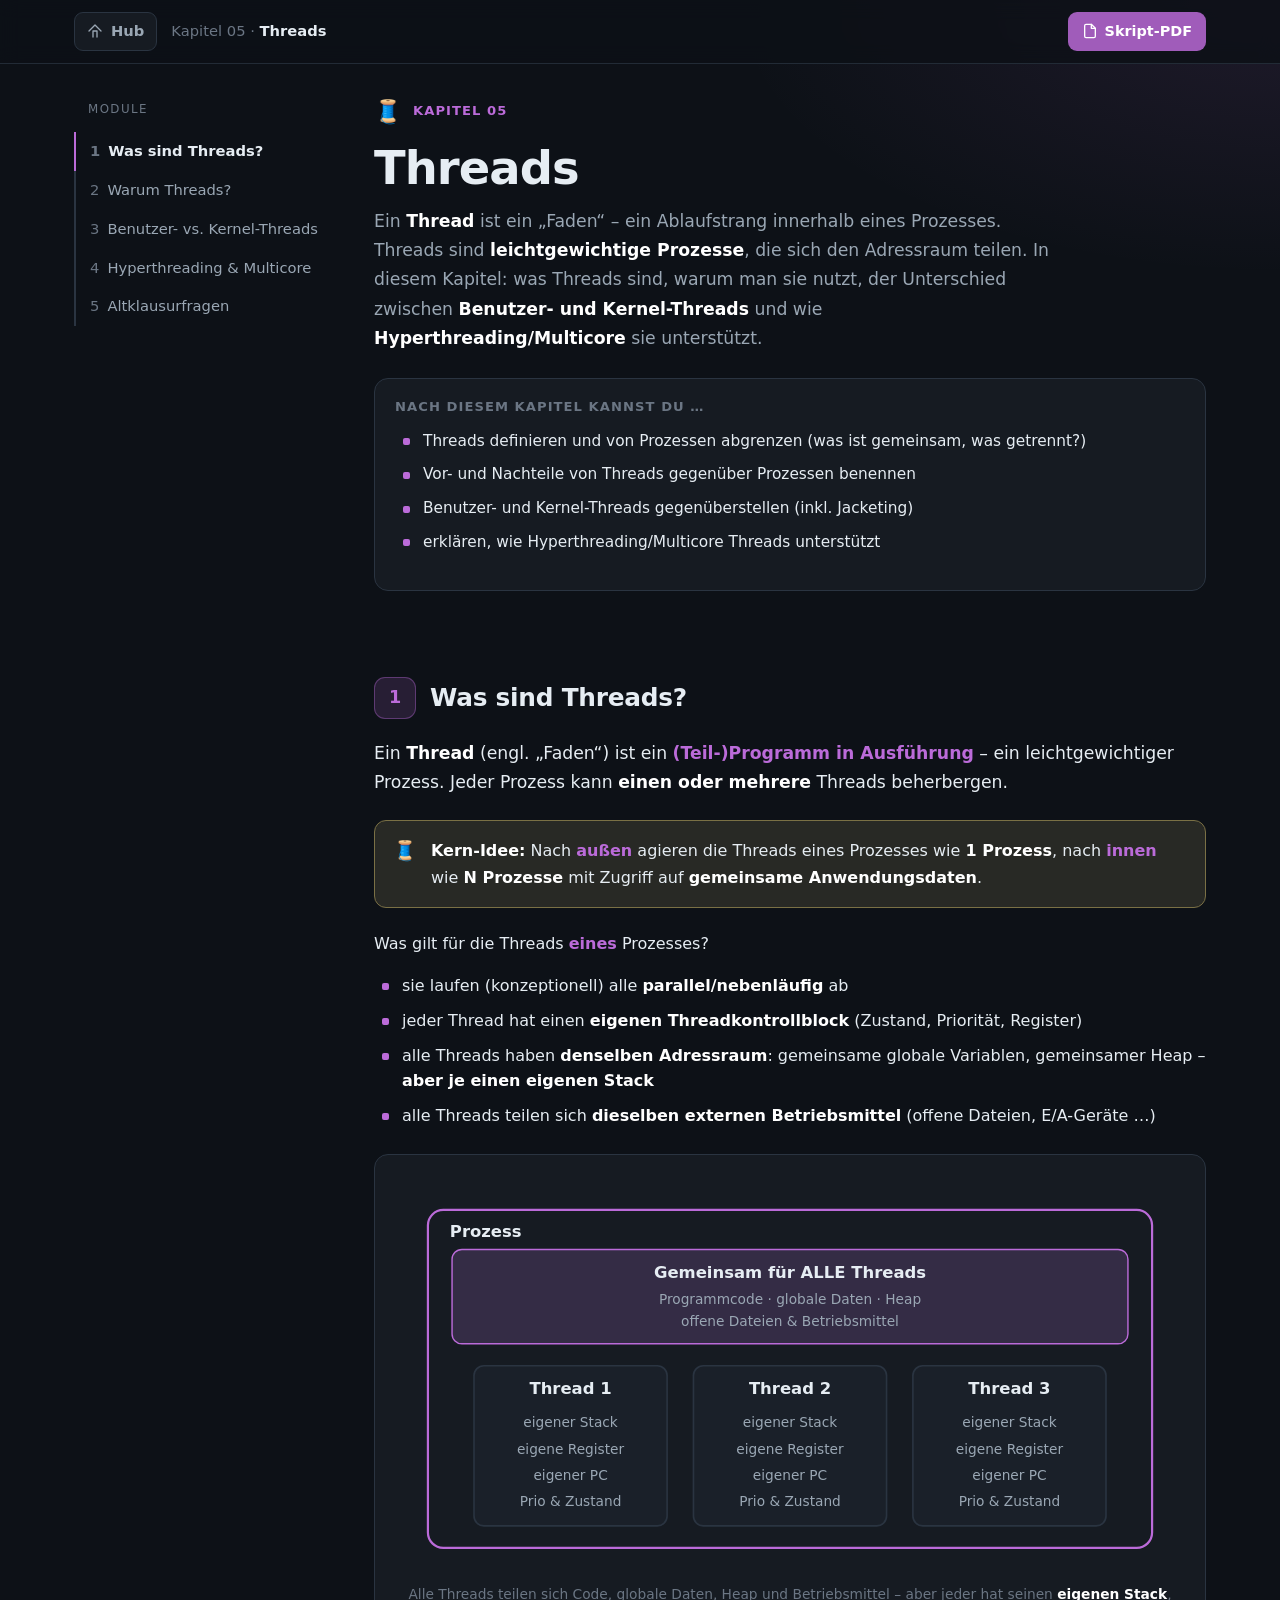
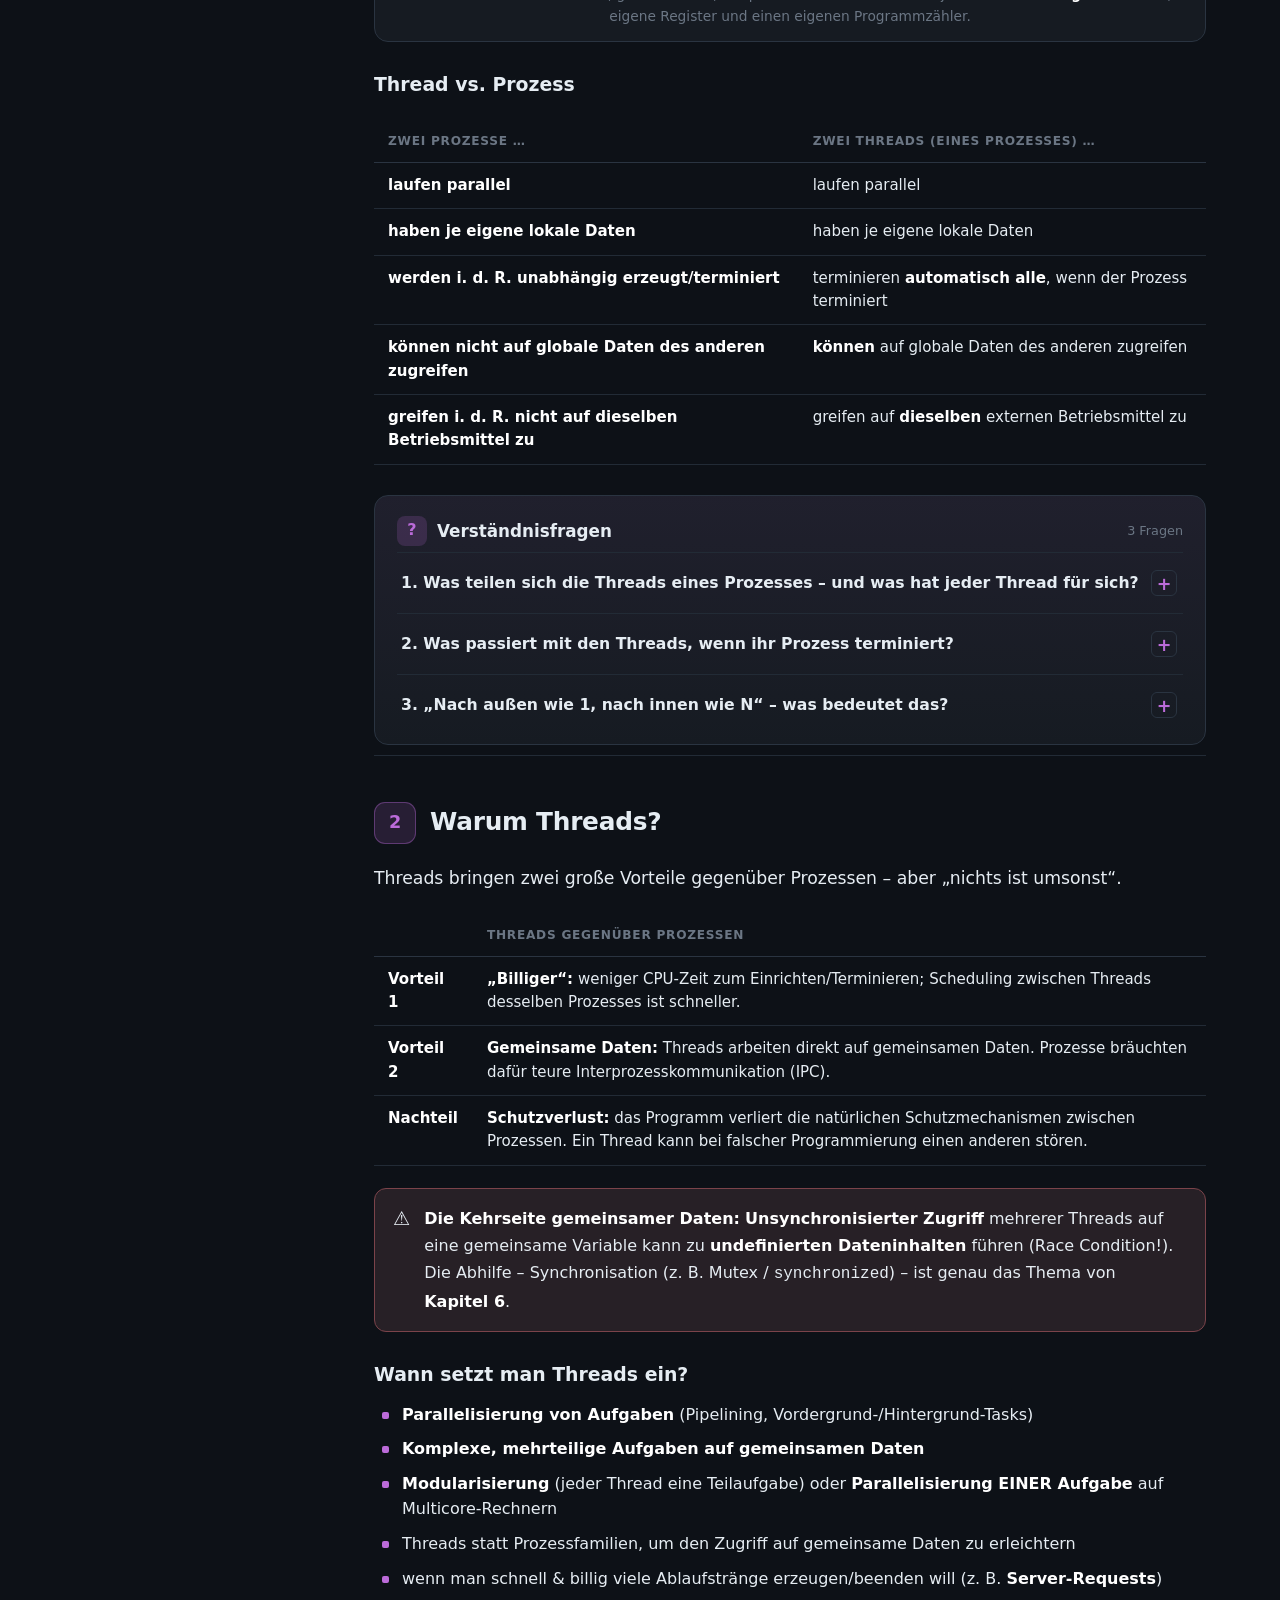
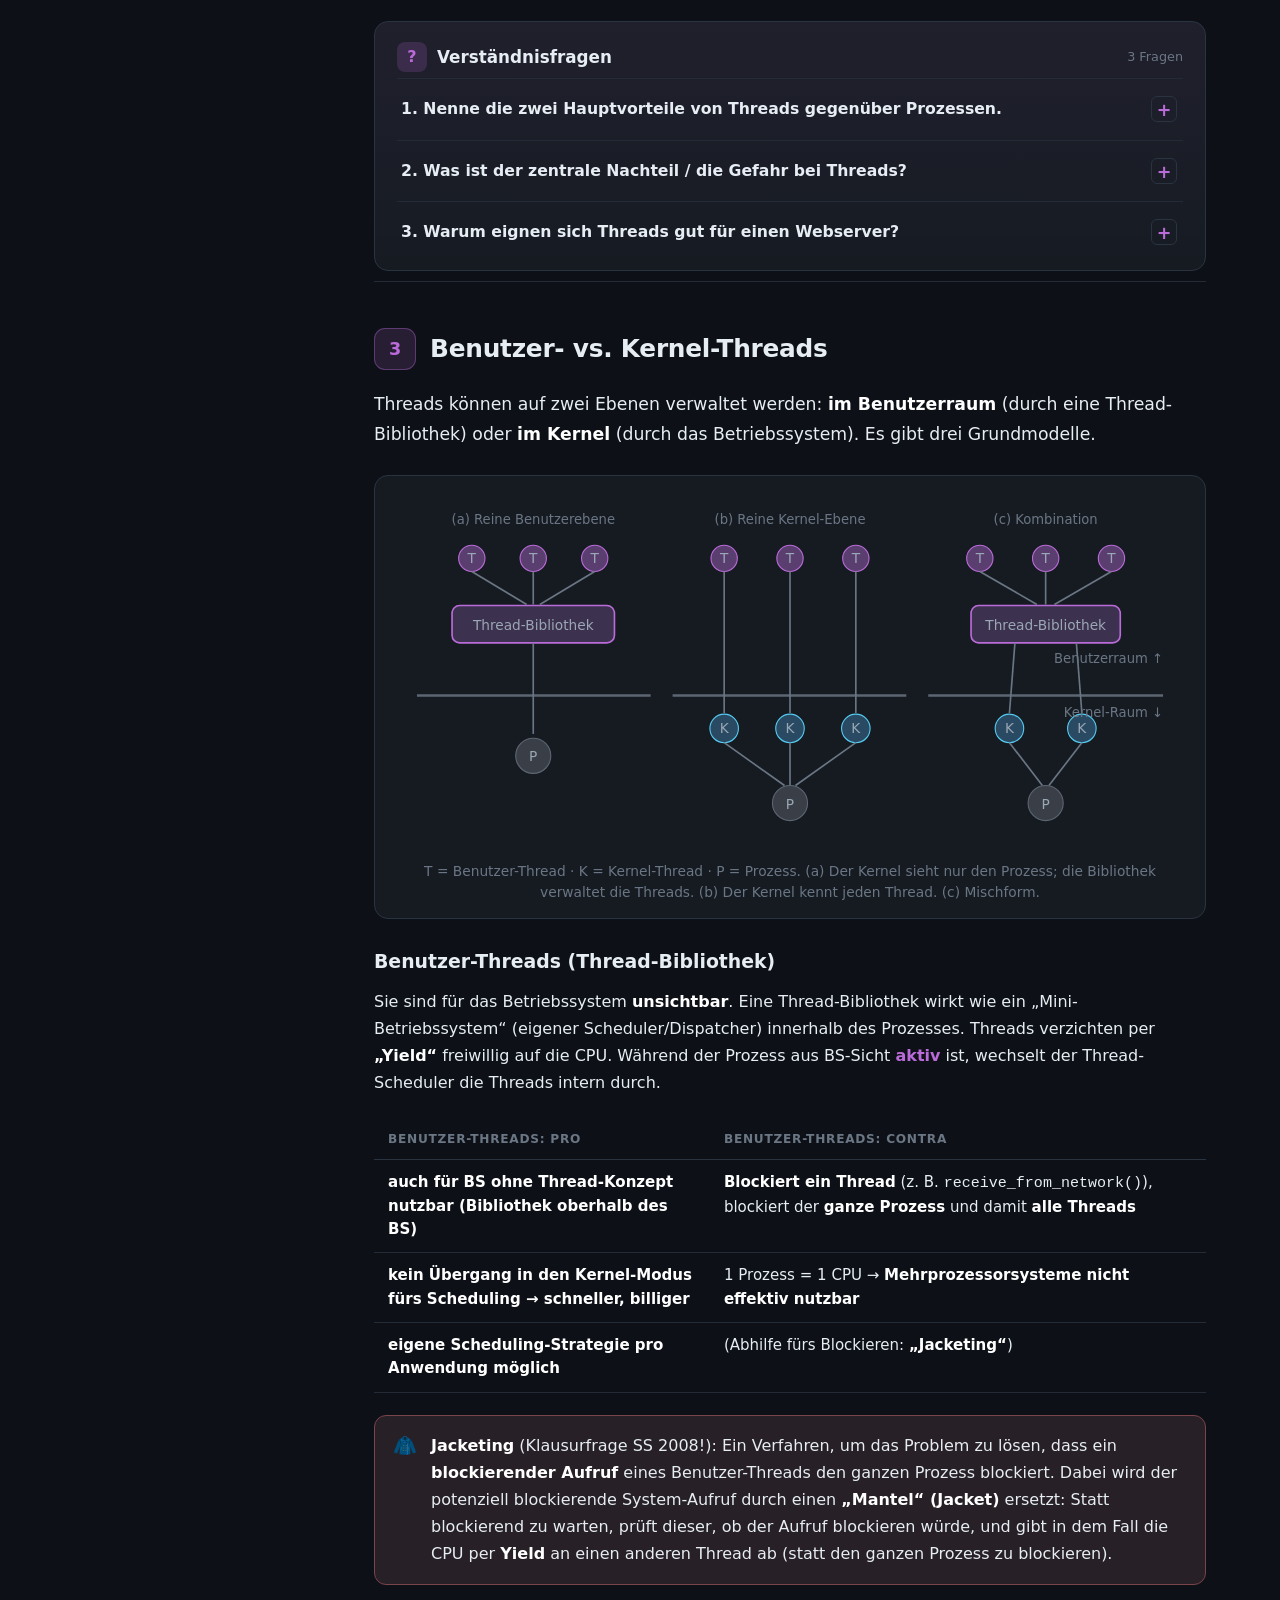
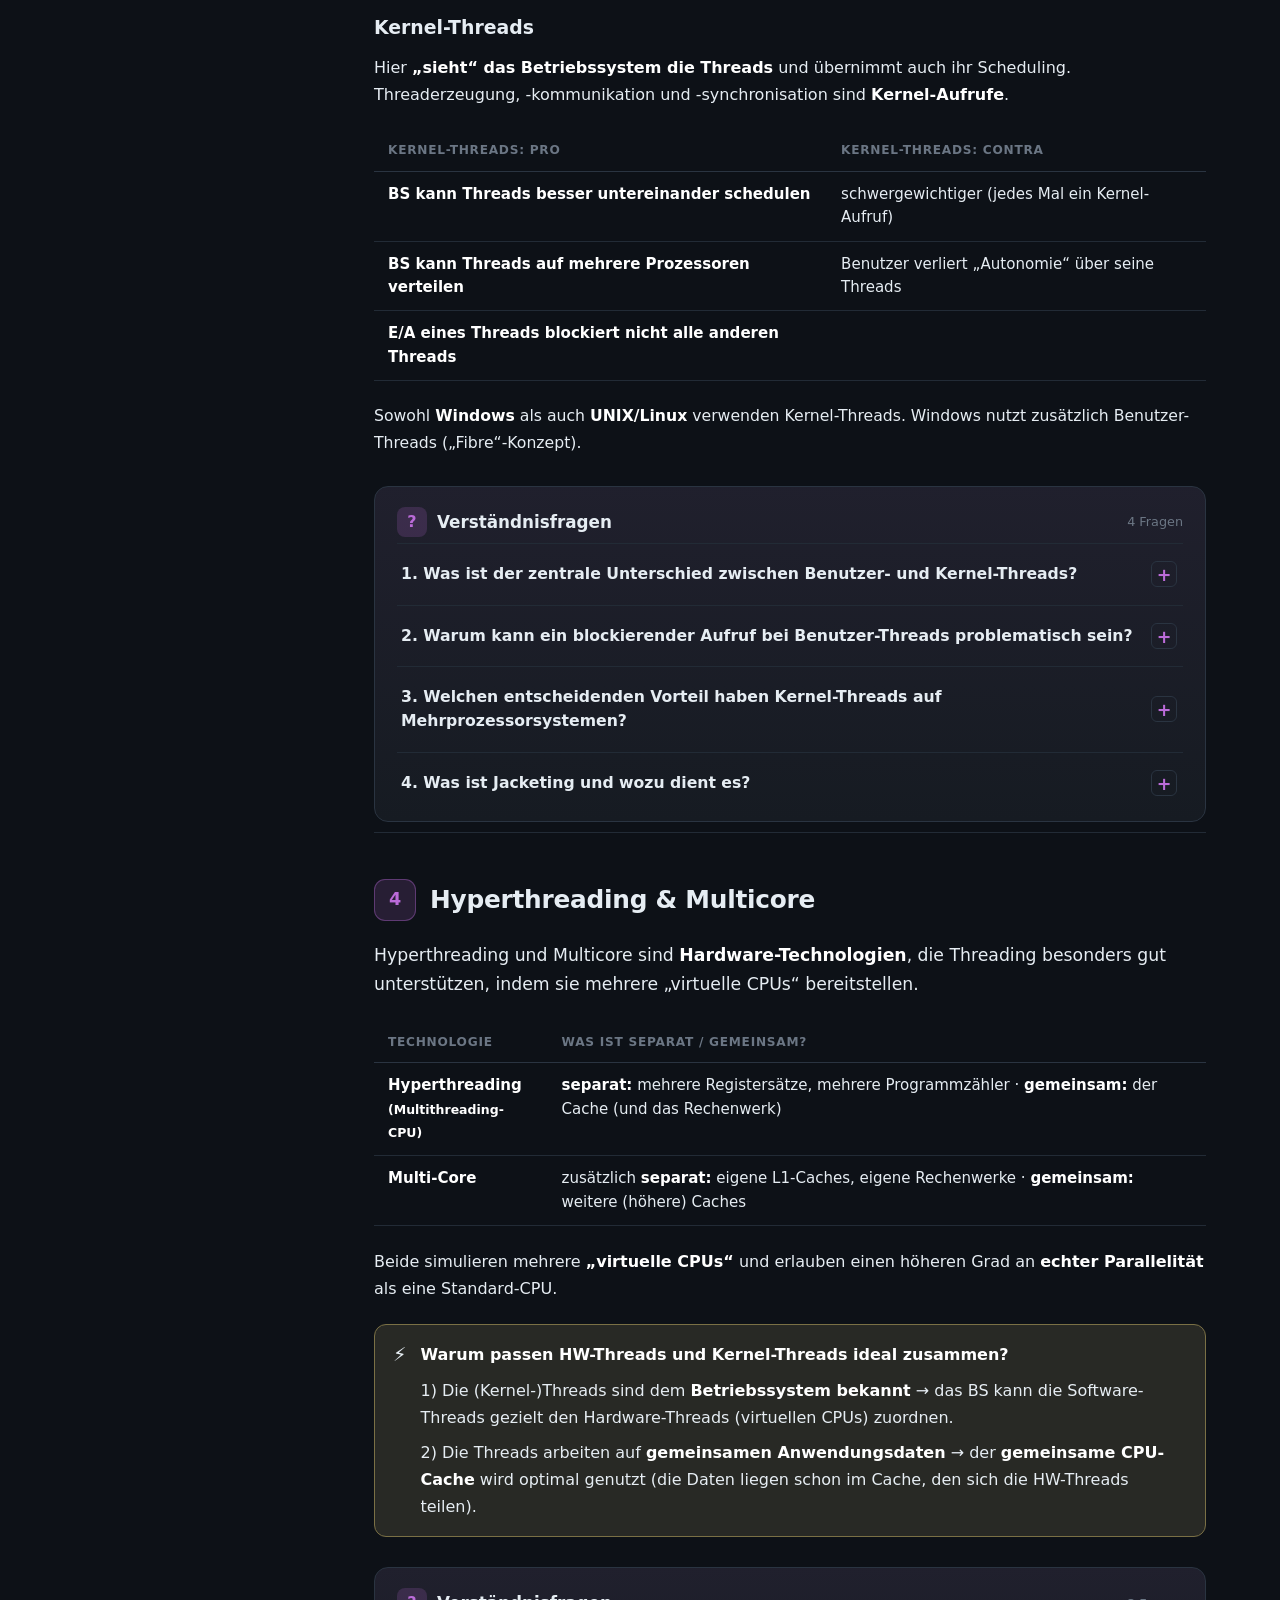
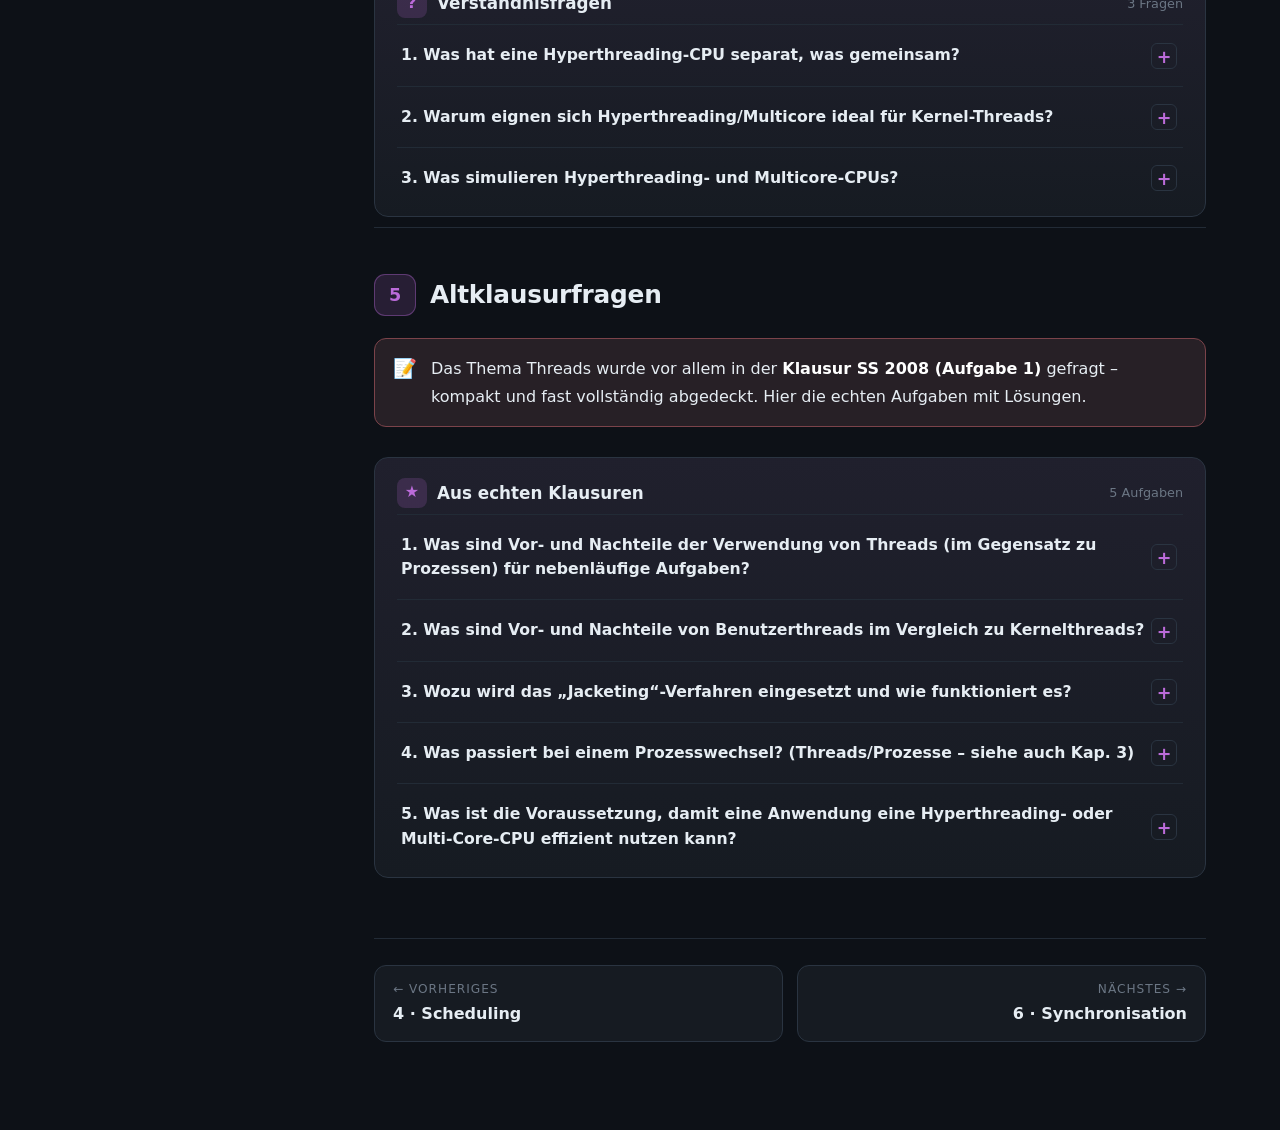
<file: kapitel-05.html>
<!DOCTYPE html>
<html lang="de">
<head>
  <meta charset="UTF-8" />
  <meta name="viewport" content="width=device-width, initial-scale=1.0" />
  <title>Kapitel 5 · Threads · Betriebssysteme</title>
  <link rel="stylesheet" href="css/style.css" />
  <link rel="stylesheet" href="css/chapter.css" />
  <link rel="icon" href="data:image/svg+xml,<svg xmlns='http://www.w3.org/2000/svg' viewBox='0 0 100 100'><text y='.9em' font-size='90'>🧵</text></svg>" />
</head>
<body class="chapter" style="--chapter-accent:#bb6bd9;">
  <div class="progress"></div>

  <!-- ============================================================ TOPBAR -->
  <div class="topbar">
    <div class="topbar__inner">
      <a class="home" href="index.html">
        <svg viewBox="0 0 24 24" width="16" height="16" fill="none" stroke="currentColor" stroke-width="2" stroke-linecap="round" stroke-linejoin="round"><path d="M3 12l9-9 9 9"/><path d="M9 21V12h6v9"/></svg>
        Hub
      </a>
      <span class="crumb">Kapitel 05 · <b>Threads</b></span>
      <span class="spacer"></span>
      <a class="pdf-link" href="Themen/OS_5_Threads_deutsch.pdf" target="_blank" rel="noopener">
        <svg viewBox="0 0 24 24" fill="none" stroke="currentColor" stroke-width="2" stroke-linecap="round" stroke-linejoin="round"><path d="M14 2H6a2 2 0 0 0-2 2v16a2 2 0 0 0 2 2h12a2 2 0 0 0 2-2V8z"/><path d="M14 2v6h6"/></svg>
        Skript-PDF
      </a>
    </div>
  </div>

  <!-- ============================================================ LAYOUT -->
  <div class="chapter-layout">

    <!-- Inhaltsverzeichnis -->
    <nav class="toc">
      <div class="toc-title">Module</div>
      <ol>
        <li><a href="#modul-1"><span class="mod-num">1</span>Was sind Threads?</a></li>
        <li><a href="#modul-2"><span class="mod-num">2</span>Warum Threads?</a></li>
        <li><a href="#modul-3"><span class="mod-num">3</span>Benutzer- vs. Kernel-Threads</a></li>
        <li><a href="#modul-4"><span class="mod-num">4</span>Hyperthreading &amp; Multicore</a></li>
        <li><a href="#modul-5"><span class="mod-num">5</span>Altklausurfragen</a></li>
      </ol>
    </nav>

    <!-- Hauptinhalt -->
    <main class="content">

      <!-- Kapitel-Kopf -->
      <header class="chapter-hero">
        <div class="kicker"><span class="ico">🧵</span> Kapitel 05</div>
        <h1>Threads</h1>
        <p class="intro">
          Ein <strong>Thread</strong> ist ein „Faden“ – ein Ablaufstrang innerhalb eines
          Prozesses. Threads sind <strong>leichtgewichtige Prozesse</strong>, die sich den
          Adressraum teilen. In diesem Kapitel: was Threads sind, warum man sie nutzt, der
          Unterschied zwischen <strong>Benutzer- und Kernel-Threads</strong> und wie
          <strong>Hyperthreading/Multicore</strong> sie unterstützt.
        </p>

        <div class="goals">
          <h4>Nach diesem Kapitel kannst du …</h4>
          <ul>
            <li>Threads definieren und von Prozessen abgrenzen (was ist gemeinsam, was getrennt?)</li>
            <li>Vor- und Nachteile von Threads gegenüber Prozessen benennen</li>
            <li>Benutzer- und Kernel-Threads gegenüberstellen (inkl. Jacketing)</li>
            <li>erklären, wie Hyperthreading/Multicore Threads unterstützt</li>
          </ul>
        </div>
      </header>

      <!-- =================================================== MODUL 1 -->
      <section class="module" id="modul-1">
        <div class="module__head">
          <div class="module__num">1</div>
          <h2>Was sind Threads?</h2>
        </div>

        <p class="lead">
          Ein <strong>Thread</strong> (engl. „Faden“) ist ein <em>(Teil-)Programm in
          Ausführung</em> – ein leichtgewichtiger Prozess. Jeder Prozess kann
          <strong>einen oder mehrere</strong> Threads beherbergen.
        </p>

        <div class="callout callout--merke">
          <div class="cico">🧵</div>
          <div class="callout__body">
            <p><strong>Kern-Idee:</strong> Nach <em>außen</em> agieren die Threads eines
            Prozesses wie <strong>1 Prozess</strong>, nach <em>innen</em> wie <strong>N
            Prozesse</strong> mit Zugriff auf <strong>gemeinsame Anwendungsdaten</strong>.</p>
          </div>
        </div>

        <p>Was gilt für die Threads <em>eines</em> Prozesses?</p>
        <ul>
          <li>sie laufen (konzeptionell) alle <strong>parallel/nebenläufig</strong> ab</li>
          <li>jeder Thread hat einen <strong>eigenen Threadkontrollblock</strong> (Zustand, Priorität, Register)</li>
          <li>alle Threads haben <strong>denselben Adressraum</strong>: gemeinsame globale
              Variablen, gemeinsamer Heap – <strong>aber je einen eigenen Stack</strong></li>
          <li>alle Threads teilen sich <strong>dieselben externen Betriebsmittel</strong>
              (offene Dateien, E/A-Geräte …)</li>
        </ul>

        <figure class="sketch">
          <svg viewBox="0 0 720 360" role="img" aria-label="Speichermodell eines Prozesses mit mehreren Threads">
            <!-- Prozessrahmen -->
            <rect x="30" y="30" width="660" height="308" rx="14" fill="none" stroke="#bb6bd9" stroke-width="2"/>
            <text class="sk-label" x="50" y="55" text-anchor="start" fill="#bb6bd9">Prozess</text>

            <!-- Gemeinsamer Bereich -->
            <rect x="52" y="66" width="616" height="86" rx="9" fill="color-mix(in srgb,#bb6bd9 16%,#1a2029)" stroke="#bb6bd9" stroke-width="1.3"/>
            <text class="sk-label" x="360" y="92" text-anchor="middle">Gemeinsam für ALLE Threads</text>
            <text class="sk-sub" x="360" y="116" text-anchor="middle">Programmcode · globale Daten · Heap</text>
            <text class="sk-sub" x="360" y="136" text-anchor="middle">offene Dateien &amp; Betriebsmittel</text>

            <!-- Thread-Spalten -->
            <g>
              <rect x="72" y="172" width="176" height="146" rx="9" class="sk-box"/>
              <text class="sk-label" x="160" y="198" text-anchor="middle">Thread 1</text>
              <rect x="272" y="172" width="176" height="146" rx="9" class="sk-box"/>
              <text class="sk-label" x="360" y="198" text-anchor="middle">Thread 2</text>
              <rect x="472" y="172" width="176" height="146" rx="9" class="sk-box"/>
              <text class="sk-label" x="560" y="198" text-anchor="middle">Thread 3</text>
            </g>
            <!-- pro Thread eigene Elemente -->
            <g class="sk-sub" text-anchor="middle">
              <text x="160" y="228">eigener Stack</text>
              <text x="160" y="252">eigene Register</text>
              <text x="160" y="276">eigener PC</text>
              <text x="160" y="300">Prio &amp; Zustand</text>

              <text x="360" y="228">eigener Stack</text>
              <text x="360" y="252">eigene Register</text>
              <text x="360" y="276">eigener PC</text>
              <text x="360" y="300">Prio &amp; Zustand</text>

              <text x="560" y="228">eigener Stack</text>
              <text x="560" y="252">eigene Register</text>
              <text x="560" y="276">eigener PC</text>
              <text x="560" y="300">Prio &amp; Zustand</text>
            </g>
          </svg>
          <figcaption>Alle Threads teilen sich Code, globale Daten, Heap und Betriebsmittel – aber jeder hat seinen <strong>eigenen Stack</strong>, eigene Register und einen eigenen Programmzähler.</figcaption>
        </figure>

        <h3>Thread vs. Prozess</h3>
        <div class="table-wrap">
          <table class="cmp">
            <thead><tr><th>Zwei Prozesse …</th><th>Zwei Threads (eines Prozesses) …</th></tr></thead>
            <tbody>
              <tr><td>laufen parallel</td><td>laufen parallel</td></tr>
              <tr><td>haben je eigene lokale Daten</td><td>haben je eigene lokale Daten</td></tr>
              <tr><td>werden i.&nbsp;d.&nbsp;R. unabhängig erzeugt/terminiert</td><td>terminieren <strong>automatisch alle</strong>, wenn der Prozess terminiert</td></tr>
              <tr><td><strong>können nicht</strong> auf globale Daten des anderen zugreifen</td><td><strong>können</strong> auf globale Daten des anderen zugreifen</td></tr>
              <tr><td>greifen i.&nbsp;d.&nbsp;R. <strong>nicht</strong> auf dieselben Betriebsmittel zu</td><td>greifen auf <strong>dieselben</strong> externen Betriebsmittel zu</td></tr>
            </tbody>
          </table>
        </div>

        <div class="questions">
          <div class="questions__head">
            <span class="q-ico">?</span><h3>Verständnisfragen</h3><span class="count">3 Fragen</span>
          </div>
          <details class="q">
            <summary>1. Was teilen sich die Threads eines Prozesses – und was hat jeder Thread für sich?</summary>
            <div class="answer"><strong>Gemeinsam:</strong> Adressraum (globale Variablen, Heap),
              Code und externe Betriebsmittel (offene Dateien). <strong>Eigen pro Thread:</strong>
              Stack, Register, Programmzähler und Threadkontrollblock (Zustand/Priorität).</div>
          </details>
          <details class="q">
            <summary>2. Was passiert mit den Threads, wenn ihr Prozess terminiert?</summary>
            <div class="answer">Es terminieren <strong>automatisch alle Threads</strong> des
              Prozesses – anders als Prozesse, die unabhängig voneinander enden.</div>
          </details>
          <details class="q">
            <summary>3. „Nach außen wie 1, nach innen wie N“ – was bedeutet das?</summary>
            <div class="answer">Nach außen erscheint das Ganze als <strong>ein Prozess</strong>;
              intern laufen aber <strong>N Threads</strong> nebenläufig und arbeiten auf
              <strong>gemeinsamen Anwendungsdaten</strong>.</div>
          </details>
        </div>
      </section>

      <!-- =================================================== MODUL 2 -->
      <section class="module" id="modul-2">
        <div class="module__head">
          <div class="module__num">2</div>
          <h2>Warum Threads?</h2>
        </div>

        <p class="lead">
          Threads bringen zwei große Vorteile gegenüber Prozessen – aber „nichts ist umsonst“.
        </p>

        <div class="table-wrap">
          <table class="cmp">
            <thead><tr><th></th><th>Threads gegenüber Prozessen</th></tr></thead>
            <tbody>
              <tr><td>Vorteil 1</td><td><strong>„Billiger“:</strong> weniger CPU-Zeit zum Einrichten/Terminieren; Scheduling zwischen Threads desselben Prozesses ist schneller.</td></tr>
              <tr><td>Vorteil 2</td><td><strong>Gemeinsame Daten:</strong> Threads arbeiten direkt auf gemeinsamen Daten. Prozesse bräuchten dafür teure Interprozesskommunikation (IPC).</td></tr>
              <tr><td>Nachteil</td><td><strong>Schutzverlust:</strong> das Programm verliert die natürlichen Schutzmechanismen zwischen Prozessen. Ein Thread kann bei falscher Programmierung einen anderen stören.</td></tr>
            </tbody>
          </table>
        </div>

        <div class="callout callout--exam">
          <div class="cico">⚠️</div>
          <div class="callout__body">
            <p><strong>Die Kehrseite gemeinsamer Daten:</strong> <strong>Unsynchronisierter
            Zugriff</strong> mehrerer Threads auf eine gemeinsame Variable kann zu
            <strong>undefinierten Dateninhalten</strong> führen (Race Condition!). Die Abhilfe –
            Synchronisation (z.&nbsp;B. Mutex / <code>synchronized</code>) – ist genau das Thema
            von <strong>Kapitel&nbsp;6</strong>.</p>
          </div>
        </div>

        <h3>Wann setzt man Threads ein?</h3>
        <ul>
          <li><strong>Parallelisierung von Aufgaben</strong> (Pipelining, Vordergrund-/Hintergrund-Tasks)</li>
          <li><strong>Komplexe, mehrteilige Aufgaben auf gemeinsamen Daten</strong></li>
          <li><strong>Modularisierung</strong> (jeder Thread eine Teilaufgabe) oder
              <strong>Parallelisierung EINER Aufgabe</strong> auf Multicore-Rechnern</li>
          <li>Threads statt Prozessfamilien, um den Zugriff auf gemeinsame Daten zu erleichtern</li>
          <li>wenn man schnell &amp; billig viele Ablaufstränge erzeugen/beenden will
              (z.&nbsp;B. <strong>Server-Requests</strong>)</li>
        </ul>

        <div class="questions">
          <div class="questions__head">
            <span class="q-ico">?</span><h3>Verständnisfragen</h3><span class="count">3 Fragen</span>
          </div>
          <details class="q">
            <summary>1. Nenne die zwei Hauptvorteile von Threads gegenüber Prozessen.</summary>
            <div class="answer">(1) Sie sind <strong>billiger</strong> (schneller zu erzeugen,
              terminieren und zu schedulen). (2) Sie können direkt auf <strong>gemeinsamen
              Daten</strong> arbeiten (Prozesse bräuchten teure IPC).</div>
          </details>
          <details class="q">
            <summary>2. Was ist der zentrale Nachteil / die Gefahr bei Threads?</summary>
            <div class="answer">Verlust der natürlichen <strong>Schutzmechanismen</strong>: ein
              Thread kann bei falscher Programmierung einen anderen stören. Insbesondere kann
              <strong>unsynchronisierter Zugriff</strong> auf gemeinsame Variablen zu undefinierten
              Werten führen (→ Synchronisation, Kap.&nbsp;6).</div>
          </details>
          <details class="q">
            <summary>3. Warum eignen sich Threads gut für einen Webserver?</summary>
            <div class="answer">Für jede eingehende Anfrage kann <strong>schnell und billig</strong>
              ein eigener Ablaufstrang (Thread) erzeugt und danach wieder beendet werden – bei
              gemeinsamem Zugriff auf die Serverdaten, ohne teure Prozesserzeugung/IPC.</div>
          </details>
        </div>
      </section>

      <!-- =================================================== MODUL 3 -->
      <section class="module" id="modul-3">
        <div class="module__head">
          <div class="module__num">3</div>
          <h2>Benutzer- vs. Kernel-Threads</h2>
        </div>

        <p class="lead">
          Threads können auf zwei Ebenen verwaltet werden: <strong>im Benutzerraum</strong>
          (durch eine Thread-Bibliothek) oder <strong>im Kernel</strong> (durch das
          Betriebssystem). Es gibt drei Grundmodelle.
        </p>

        <figure class="sketch">
          <svg viewBox="0 0 720 320" role="img" aria-label="Benutzer-Threads, Kernel-Threads und Kombination">
            <!-- Trennlinien Panels -->
            <g class="sk-faint" font-size="12.5" text-anchor="middle" fill="#c9d1d9">
              <text x="126" y="24">(a) Reine Benutzerebene</text>
              <text x="360" y="24">(b) Reine Kernel-Ebene</text>
              <text x="593" y="24">(c) Kombination</text>
            </g>

            <!-- Kernel-Grenzen -->
            <line x1="20" y1="180" x2="233" y2="180" stroke="#5c6672" stroke-width="2.5"/>
            <line x1="253" y1="180" x2="466" y2="180" stroke="#5c6672" stroke-width="2.5"/>
            <line x1="486" y1="180" x2="700" y2="180" stroke="#5c6672" stroke-width="2.5"/>

            <!-- Panel A -->
            <g>
              <circle cx="70" cy="55" r="12" fill="color-mix(in srgb,#bb6bd9 40%,#1a2029)" stroke="#bb6bd9"/><text x="70" y="59" text-anchor="middle" class="sk-sub">T</text>
              <circle cx="126" cy="55" r="12" fill="color-mix(in srgb,#bb6bd9 40%,#1a2029)" stroke="#bb6bd9"/><text x="126" y="59" text-anchor="middle" class="sk-sub">T</text>
              <circle cx="182" cy="55" r="12" fill="color-mix(in srgb,#bb6bd9 40%,#1a2029)" stroke="#bb6bd9"/><text x="182" y="59" text-anchor="middle" class="sk-sub">T</text>
              <rect x="52" y="98" width="148" height="34" rx="7" class="sk-accent"/><text x="126" y="120" text-anchor="middle" class="sk-sub">Thread-Bibliothek</text>
              <line class="sk-line" x1="70" y1="67" x2="120" y2="97"/><line class="sk-line" x1="126" y1="67" x2="126" y2="97"/><line class="sk-line" x1="182" y1="67" x2="132" y2="97"/>
              <line class="sk-line" x1="126" y1="132" x2="126" y2="215"/>
              <circle cx="126" cy="235" r="16" fill="#3a3f47" stroke="#5c6672"/><text x="126" y="240" text-anchor="middle" class="sk-sub">P</text>
            </g>

            <!-- Panel B -->
            <g>
              <circle cx="300" cy="55" r="12" fill="color-mix(in srgb,#bb6bd9 40%,#1a2029)" stroke="#bb6bd9"/><text x="300" y="59" text-anchor="middle" class="sk-sub">T</text>
              <circle cx="360" cy="55" r="12" fill="color-mix(in srgb,#bb6bd9 40%,#1a2029)" stroke="#bb6bd9"/><text x="360" y="59" text-anchor="middle" class="sk-sub">T</text>
              <circle cx="420" cy="55" r="12" fill="color-mix(in srgb,#bb6bd9 40%,#1a2029)" stroke="#bb6bd9"/><text x="420" y="59" text-anchor="middle" class="sk-sub">T</text>
              <line class="sk-line" x1="300" y1="67" x2="300" y2="196"/><line class="sk-line" x1="360" y1="67" x2="360" y2="196"/><line class="sk-line" x1="420" y1="67" x2="420" y2="196"/>
              <circle cx="300" cy="210" r="13" fill="#2a4a63" stroke="#56ccf2"/><text x="300" y="214" text-anchor="middle" class="sk-sub">K</text>
              <circle cx="360" cy="210" r="13" fill="#2a4a63" stroke="#56ccf2"/><text x="360" y="214" text-anchor="middle" class="sk-sub">K</text>
              <circle cx="420" cy="210" r="13" fill="#2a4a63" stroke="#56ccf2"/><text x="420" y="214" text-anchor="middle" class="sk-sub">K</text>
              <line class="sk-line" x1="300" y1="223" x2="355" y2="262"/><line class="sk-line" x1="360" y1="223" x2="360" y2="262"/><line class="sk-line" x1="420" y1="223" x2="365" y2="262"/>
              <circle cx="360" cy="278" r="16" fill="#3a3f47" stroke="#5c6672"/><text x="360" y="283" text-anchor="middle" class="sk-sub">P</text>
            </g>

            <!-- Panel C -->
            <g>
              <circle cx="533" cy="55" r="12" fill="color-mix(in srgb,#bb6bd9 40%,#1a2029)" stroke="#bb6bd9"/><text x="533" y="59" text-anchor="middle" class="sk-sub">T</text>
              <circle cx="593" cy="55" r="12" fill="color-mix(in srgb,#bb6bd9 40%,#1a2029)" stroke="#bb6bd9"/><text x="593" y="59" text-anchor="middle" class="sk-sub">T</text>
              <circle cx="653" cy="55" r="12" fill="color-mix(in srgb,#bb6bd9 40%,#1a2029)" stroke="#bb6bd9"/><text x="653" y="59" text-anchor="middle" class="sk-sub">T</text>
              <rect x="525" y="98" width="136" height="34" rx="7" class="sk-accent"/><text x="593" y="120" text-anchor="middle" class="sk-sub">Thread-Bibliothek</text>
              <line class="sk-line" x1="533" y1="67" x2="585" y2="97"/><line class="sk-line" x1="593" y1="67" x2="593" y2="97"/><line class="sk-line" x1="653" y1="67" x2="601" y2="97"/>
              <line class="sk-line" x1="565" y1="132" x2="560" y2="196"/><line class="sk-line" x1="621" y1="132" x2="626" y2="196"/>
              <circle cx="560" cy="210" r="13" fill="#2a4a63" stroke="#56ccf2"/><text x="560" y="214" text-anchor="middle" class="sk-sub">K</text>
              <circle cx="626" cy="210" r="13" fill="#2a4a63" stroke="#56ccf2"/><text x="626" y="214" text-anchor="middle" class="sk-sub">K</text>
              <line class="sk-line" x1="560" y1="223" x2="590" y2="262"/><line class="sk-line" x1="626" y1="223" x2="596" y2="262"/>
              <circle cx="593" cy="278" r="16" fill="#3a3f47" stroke="#5c6672"/><text x="593" y="283" text-anchor="middle" class="sk-sub">P</text>
            </g>

            <!-- Achsen-Beschriftung -->
            <text x="700" y="150" text-anchor="end" class="sk-faint" font-size="10">Benutzerraum ↑</text>
            <text x="700" y="200" text-anchor="end" class="sk-faint" font-size="10">Kernel-Raum ↓</text>
          </svg>
          <figcaption>T = Benutzer-Thread · K = Kernel-Thread · P = Prozess. (a) Der Kernel sieht nur den Prozess; die Bibliothek verwaltet die Threads. (b) Der Kernel kennt jeden Thread. (c) Mischform.</figcaption>
        </figure>

        <h3>Benutzer-Threads (Thread-Bibliothek)</h3>
        <p>
          Sie sind für das Betriebssystem <strong>unsichtbar</strong>. Eine Thread-Bibliothek
          wirkt wie ein „Mini-Betriebssystem“ (eigener Scheduler/Dispatcher) innerhalb des
          Prozesses. Threads verzichten per <strong>„Yield“</strong> freiwillig auf die CPU.
          Während der Prozess aus BS-Sicht <em>aktiv</em> ist, wechselt der Thread-Scheduler
          die Threads intern durch.
        </p>
        <div class="table-wrap">
          <table class="cmp">
            <thead><tr><th>Benutzer-Threads: Pro</th><th>Benutzer-Threads: Contra</th></tr></thead>
            <tbody>
              <tr>
                <td>auch für BS ohne Thread-Konzept nutzbar (Bibliothek oberhalb des BS)</td>
                <td><strong>Blockiert ein Thread</strong> (z.&nbsp;B. <code>receive_from_network()</code>), blockiert der <strong>ganze Prozess</strong> und damit <strong>alle Threads</strong></td>
              </tr>
              <tr>
                <td>kein Übergang in den Kernel-Modus fürs Scheduling → <strong>schneller, billiger</strong></td>
                <td>1 Prozess = 1 CPU → <strong>Mehrprozessorsysteme nicht effektiv nutzbar</strong></td>
              </tr>
              <tr>
                <td>eigene Scheduling-Strategie pro Anwendung möglich</td>
                <td>(Abhilfe fürs Blockieren: <strong>„Jacketing“</strong>)</td>
              </tr>
            </tbody>
          </table>
        </div>

        <div class="callout callout--exam">
          <div class="cico">🧥</div>
          <div class="callout__body">
            <p><strong>Jacketing</strong> (Klausurfrage SS 2008!): Ein Verfahren, um das
            Problem zu lösen, dass ein <strong>blockierender Aufruf</strong> eines
            Benutzer-Threads den ganzen Prozess blockiert. Dabei wird der potenziell
            blockierende System-Aufruf durch einen <strong>„Mantel“ (Jacket)</strong>
            ersetzt: Statt blockierend zu warten, prüft dieser, ob der Aufruf blockieren würde,
            und gibt in dem Fall die CPU per <strong>Yield</strong> an einen anderen Thread ab
            (statt den ganzen Prozess zu blockieren).</p>
          </div>
        </div>

        <h3>Kernel-Threads</h3>
        <p>
          Hier <strong>„sieht“ das Betriebssystem die Threads</strong> und übernimmt auch ihr
          Scheduling. Threaderzeugung, -kommunikation und -synchronisation sind
          <strong>Kernel-Aufrufe</strong>.
        </p>
        <div class="table-wrap">
          <table class="cmp">
            <thead><tr><th>Kernel-Threads: Pro</th><th>Kernel-Threads: Contra</th></tr></thead>
            <tbody>
              <tr><td>BS kann Threads besser untereinander schedulen</td><td>schwergewichtiger (jedes Mal ein Kernel-Aufruf)</td></tr>
              <tr><td>BS kann Threads auf <strong>mehrere Prozessoren</strong> verteilen</td><td>Benutzer verliert „Autonomie“ über seine Threads</td></tr>
              <tr><td>E/A eines Threads blockiert <strong>nicht</strong> alle anderen Threads</td><td></td></tr>
            </tbody>
          </table>
        </div>
        <p class="lead" style="font-size:0.98rem">
          Sowohl <strong>Windows</strong> als auch <strong>UNIX/Linux</strong> verwenden
          Kernel-Threads. Windows nutzt zusätzlich Benutzer-Threads („Fibre“-Konzept).
        </p>

        <div class="questions">
          <div class="questions__head">
            <span class="q-ico">?</span><h3>Verständnisfragen</h3><span class="count">4 Fragen</span>
          </div>
          <details class="q">
            <summary>1. Was ist der zentrale Unterschied zwischen Benutzer- und Kernel-Threads?</summary>
            <div class="answer"><strong>Benutzer-Threads</strong> sind für das BS unsichtbar und
              werden von einer Thread-Bibliothek im Benutzerraum verwaltet.
              <strong>Kernel-Threads</strong> sind dem BS bekannt und werden vom BS geschedult.</div>
          </details>
          <details class="q">
            <summary>2. Warum kann ein blockierender Aufruf bei Benutzer-Threads problematisch sein?</summary>
            <div class="answer">Weil das BS nur den <strong>Prozess</strong> sieht: Blockiert
              ein Benutzer-Thread (z.&nbsp;B. bei E/A), blockiert der <strong>ganze Prozess</strong>
              und damit <strong>alle</strong> seine Threads. Abhilfe: <strong>Jacketing</strong>.</div>
          </details>
          <details class="q">
            <summary>3. Welchen entscheidenden Vorteil haben Kernel-Threads auf Mehrprozessorsystemen?</summary>
            <div class="answer">Das BS kann die Threads eines Prozesses auf <strong>mehrere
              Prozessoren/Kerne verteilen</strong> und so echte Parallelität erreichen –
              Benutzer-Threads sind auf „1 Prozess = 1 CPU“ beschränkt.</div>
          </details>
          <details class="q">
            <summary>4. Was ist Jacketing und wozu dient es?</summary>
            <div class="answer">Ein Verfahren bei Benutzer-Threads, das verhindert, dass ein
              blockierender Aufruf den ganzen Prozess blockiert: Der Aufruf wird „ummantelt“ und
              prüft vorab, ob er blockieren würde; falls ja, gibt er per <strong>Yield</strong> an
              einen anderen Thread ab, statt zu blockieren.</div>
          </details>
        </div>
      </section>

      <!-- =================================================== MODUL 4 -->
      <section class="module" id="modul-4">
        <div class="module__head">
          <div class="module__num">4</div>
          <h2>Hyperthreading &amp; Multicore</h2>
        </div>

        <p class="lead">
          Hyperthreading und Multicore sind <strong>Hardware-Technologien</strong>, die
          Threading besonders gut unterstützen, indem sie mehrere „virtuelle CPUs“ bereitstellen.
        </p>

        <div class="table-wrap">
          <table class="cmp">
            <thead><tr><th>Technologie</th><th>Was ist separat / gemeinsam?</th></tr></thead>
            <tbody>
              <tr>
                <td>Hyperthreading<br><span class="sk-sub">(Multithreading-CPU)</span></td>
                <td><strong>separat:</strong> mehrere Registersätze, mehrere Programmzähler ·
                    <strong>gemeinsam:</strong> der Cache (und das Rechenwerk)</td>
              </tr>
              <tr>
                <td>Multi-Core</td>
                <td>zusätzlich <strong>separat:</strong> eigene L1-Caches, eigene Rechenwerke ·
                    <strong>gemeinsam:</strong> weitere (höhere) Caches</td>
              </tr>
            </tbody>
          </table>
        </div>

        <p>
          Beide simulieren mehrere <strong>„virtuelle CPUs“</strong> und erlauben einen höheren
          Grad an <strong>echter Parallelität</strong> als eine Standard-CPU.
        </p>

        <div class="callout callout--merke">
          <div class="cico">⚡</div>
          <div class="callout__body">
            <p><strong>Warum passen HW-Threads und Kernel-Threads ideal zusammen?</strong></p>
            <p>1) Die (Kernel-)Threads sind dem <strong>Betriebssystem bekannt</strong> → das BS
            kann die Software-Threads gezielt den Hardware-Threads (virtuellen CPUs) zuordnen.</p>
            <p>2) Die Threads arbeiten auf <strong>gemeinsamen Anwendungsdaten</strong> → der
            <strong>gemeinsame CPU-Cache</strong> wird optimal genutzt (die Daten liegen schon
            im Cache, den sich die HW-Threads teilen).</p>
          </div>
        </div>

        <div class="questions">
          <div class="questions__head">
            <span class="q-ico">?</span><h3>Verständnisfragen</h3><span class="count">3 Fragen</span>
          </div>
          <details class="q">
            <summary>1. Was hat eine Hyperthreading-CPU separat, was gemeinsam?</summary>
            <div class="answer"><strong>Separat:</strong> mehrere Registersätze und
              Programmzähler. <strong>Gemeinsam:</strong> der Cache (und das Rechenwerk).
              Multi-Core hat zusätzlich separate L1-Caches und Rechenwerke.</div>
          </details>
          <details class="q">
            <summary>2. Warum eignen sich Hyperthreading/Multicore ideal für Kernel-Threads?</summary>
            <div class="answer">Weil die Threads dem <strong>BS bekannt</strong> sind (es kann sie
              den virtuellen CPUs zuordnen) und weil sie auf <strong>gemeinsamen Daten</strong>
              arbeiten, wodurch der <strong>gemeinsame Cache</strong> optimal genutzt wird.</div>
          </details>
          <details class="q">
            <summary>3. Was simulieren Hyperthreading- und Multicore-CPUs?</summary>
            <div class="answer">Mehrere <strong>„virtuelle CPUs“</strong>, die einen höheren Grad
              an Parallelität als eine einzelne Standard-CPU ermöglichen.</div>
          </details>
        </div>
      </section>

      <!-- =================================================== MODUL 5 -->
      <section class="module" id="modul-5">
        <div class="module__head">
          <div class="module__num">5</div>
          <h2>Altklausurfragen</h2>
        </div>

        <div class="callout callout--exam">
          <div class="cico">📝</div>
          <div class="callout__body">
            <p>Das Thema Threads wurde vor allem in der <strong>Klausur SS 2008 (Aufgabe 1)</strong>
            gefragt – kompakt und fast vollständig abgedeckt. Hier die echten Aufgaben mit Lösungen.</p>
          </div>
        </div>

        <div class="questions">
          <div class="questions__head">
            <span class="q-ico">★</span><h3>Aus echten Klausuren</h3><span class="count">5 Aufgaben</span>
          </div>

          <details class="q">
            <summary>1. Was sind Vor- und Nachteile der Verwendung von Threads (im Gegensatz zu Prozessen) für nebenläufige Aufgaben?</summary>
            <div class="answer">
              <strong>Vorteile:</strong> Threads sind <em>billiger</em> (weniger CPU-Zeit zum
              Erzeugen/Terminieren, schnelleres Scheduling) und können direkt auf
              <em>gemeinsamen Daten</em> arbeiten (Prozesse bräuchten teure IPC).
              <strong>Nachteil:</strong> Verlust der Schutzmechanismen – ein Thread kann bei
              falscher Programmierung einen anderen stören; unsynchronisierter Zugriff auf
              gemeinsame Variablen führt zu undefinierten Werten.
              <span class="q-src">Quelle: Klausur SS 2008, Aufgabe 1a</span></div>
          </details>

          <details class="q">
            <summary>2. Was sind Vor- und Nachteile von Benutzerthreads im Vergleich zu Kernelthreads?</summary>
            <div class="answer">
              <strong>Benutzer-Threads – Vorteile:</strong> nutzbar auch auf BS ohne Thread-Konzept;
              kein Kernel-Übergang fürs Scheduling → schneller/billiger; eigene Scheduling-Strategie
              pro Anwendung. <strong>Nachteile:</strong> ein blockierender Aufruf blockiert den
              ganzen Prozess (alle Threads); Mehrprozessorsysteme nicht effektiv nutzbar
              (1 Prozess = 1 CPU).
              <br><strong>Kernel-Threads – Vorteile:</strong> besseres Scheduling, Verteilung auf
              mehrere Prozessoren, E/A eines Threads blockiert nicht die anderen.
              <strong>Nachteile:</strong> schwergewichtiger (Kernel-Aufrufe), Benutzer verliert
              Autonomie über seine Threads.
              <span class="q-src">Quelle: Klausur SS 2008, Aufgabe 1b</span></div>
          </details>

          <details class="q">
            <summary>3. Wozu wird das „Jacketing“-Verfahren eingesetzt und wie funktioniert es?</summary>
            <div class="answer">
              <strong>Zweck:</strong> Es löst bei <em>Benutzer-Threads</em> das Problem, dass ein
              blockierender System-Aufruf eines Threads den <strong>ganzen Prozess</strong> (und
              damit alle Threads) blockiert. <strong>Funktionsweise:</strong> Der potenziell
              blockierende Aufruf wird durch einen „Mantel“ (Jacket) ersetzt, der vorab
              <strong>prüft, ob der Aufruf blockieren würde</strong>. Falls ja, blockiert er nicht,
              sondern gibt per <strong>Yield</strong> die CPU an einen anderen Thread der
              Thread-Bibliothek ab.
              <span class="q-src">Quelle: Klausur SS 2008, Aufgabe 1c</span></div>
          </details>

          <details class="q">
            <summary>4. Was passiert bei einem Prozesswechsel? (Threads/Prozesse – siehe auch Kap. 3)</summary>
            <div class="answer">
              Ab dem Dispatcher: <strong>Zustand von P1 sichern</strong> (Programmzähler, alle
              Datenregister + PSW in den PCB), <strong>Zustand von P2 laden</strong> (Register &amp;
              PC aus dessen PCB), dann <strong>P2 fortsetzen</strong>. Bei Threads desselben
              Prozesses ist der Wechsel billiger (Adressraum/Betriebsmittel bleiben gleich).
              <span class="q-src">Quelle: Klausur SS 2008, Aufgabe 1d (vgl. Kapitel 3)</span></div>
          </details>

          <details class="q">
            <summary>5. Was ist die Voraussetzung, damit eine Anwendung eine Hyperthreading- oder Multi-Core-CPU effizient nutzen kann?</summary>
            <div class="answer">
              Die Anwendung muss <strong>nebenläufig (mehrfädig) programmiert</strong> sein – d.&nbsp;h.
              aus <strong>mehreren Threads</strong> bestehen, die parallel arbeiten können. Nur dann
              kann das BS die Threads gleichzeitig auf die verschiedenen (virtuellen) CPUs verteilen.
              Ein rein sequentielles Ein-Thread-Programm nutzt immer nur eine (virtuelle) CPU.
              <span class="q-src">Quelle: Klausur SS 2008, Aufgabe 1e</span></div>
          </details>
        </div>
      </section>

      <!-- Kapitel-Navigation -->
      <nav class="chapter-nav">
        <a class="prev" href="kapitel-04.html">
          <span class="dir">← Vorheriges</span>
          <span class="ttl">4 · Scheduling</span>
        </a>
        <a class="next" href="kapitel-06.html">
          <span class="dir">Nächstes →</span>
          <span class="ttl">6 · Synchronisation</span>
        </a>
      </nav>

    </main>
  </div>

  <script src="js/chapter.js"></script>
</body>
</html>
</file>
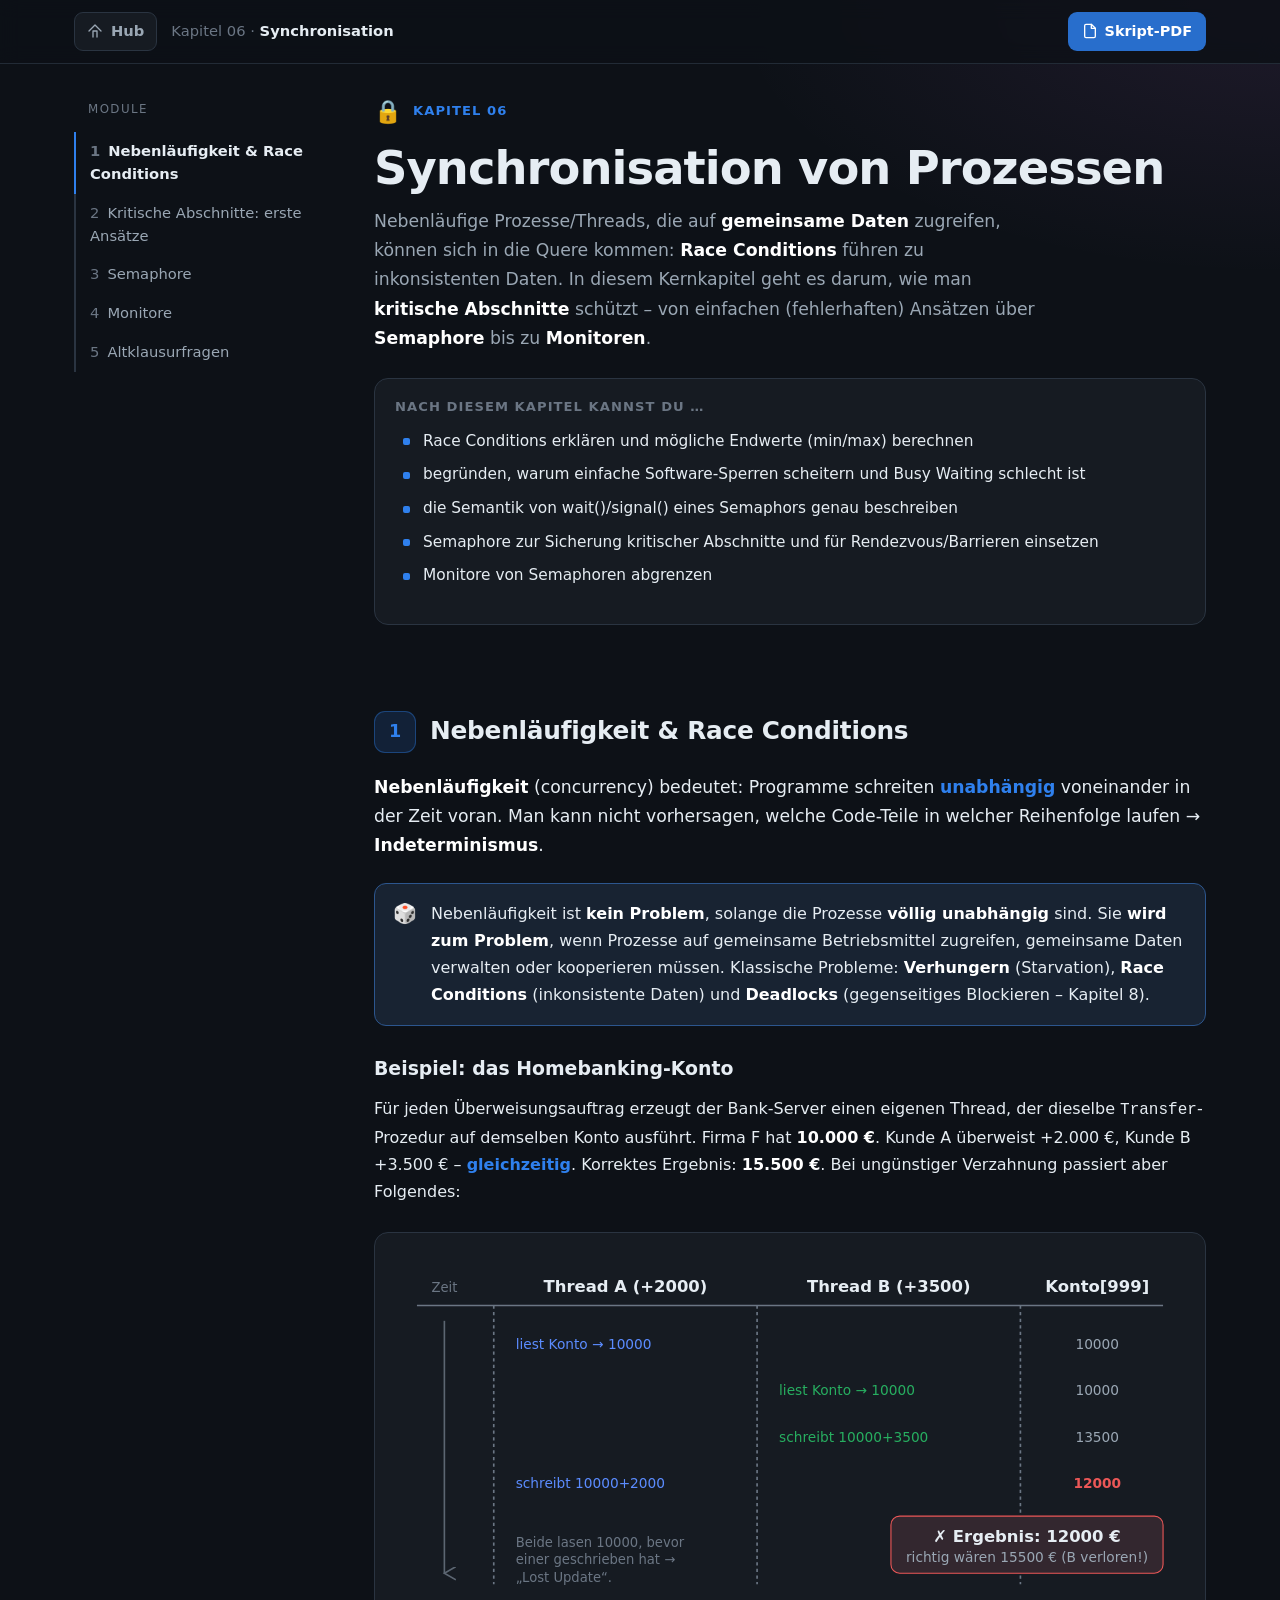
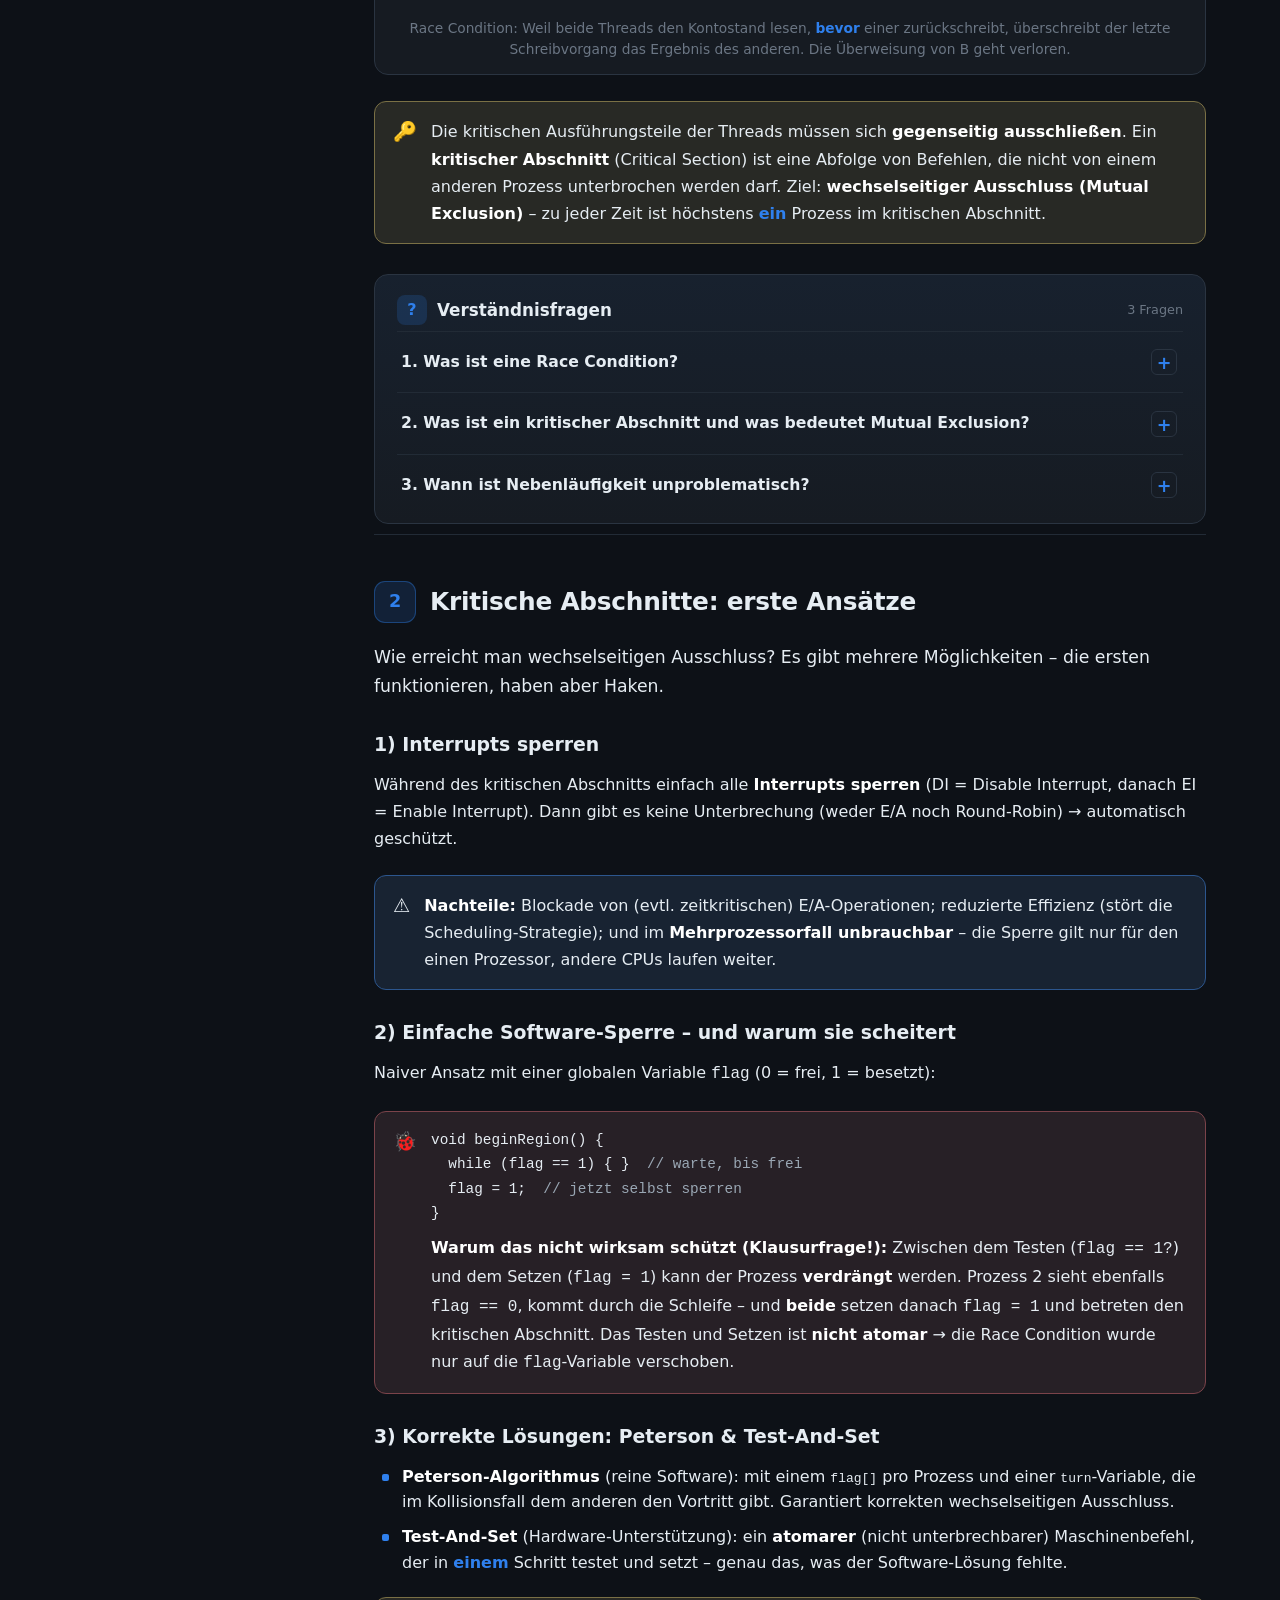
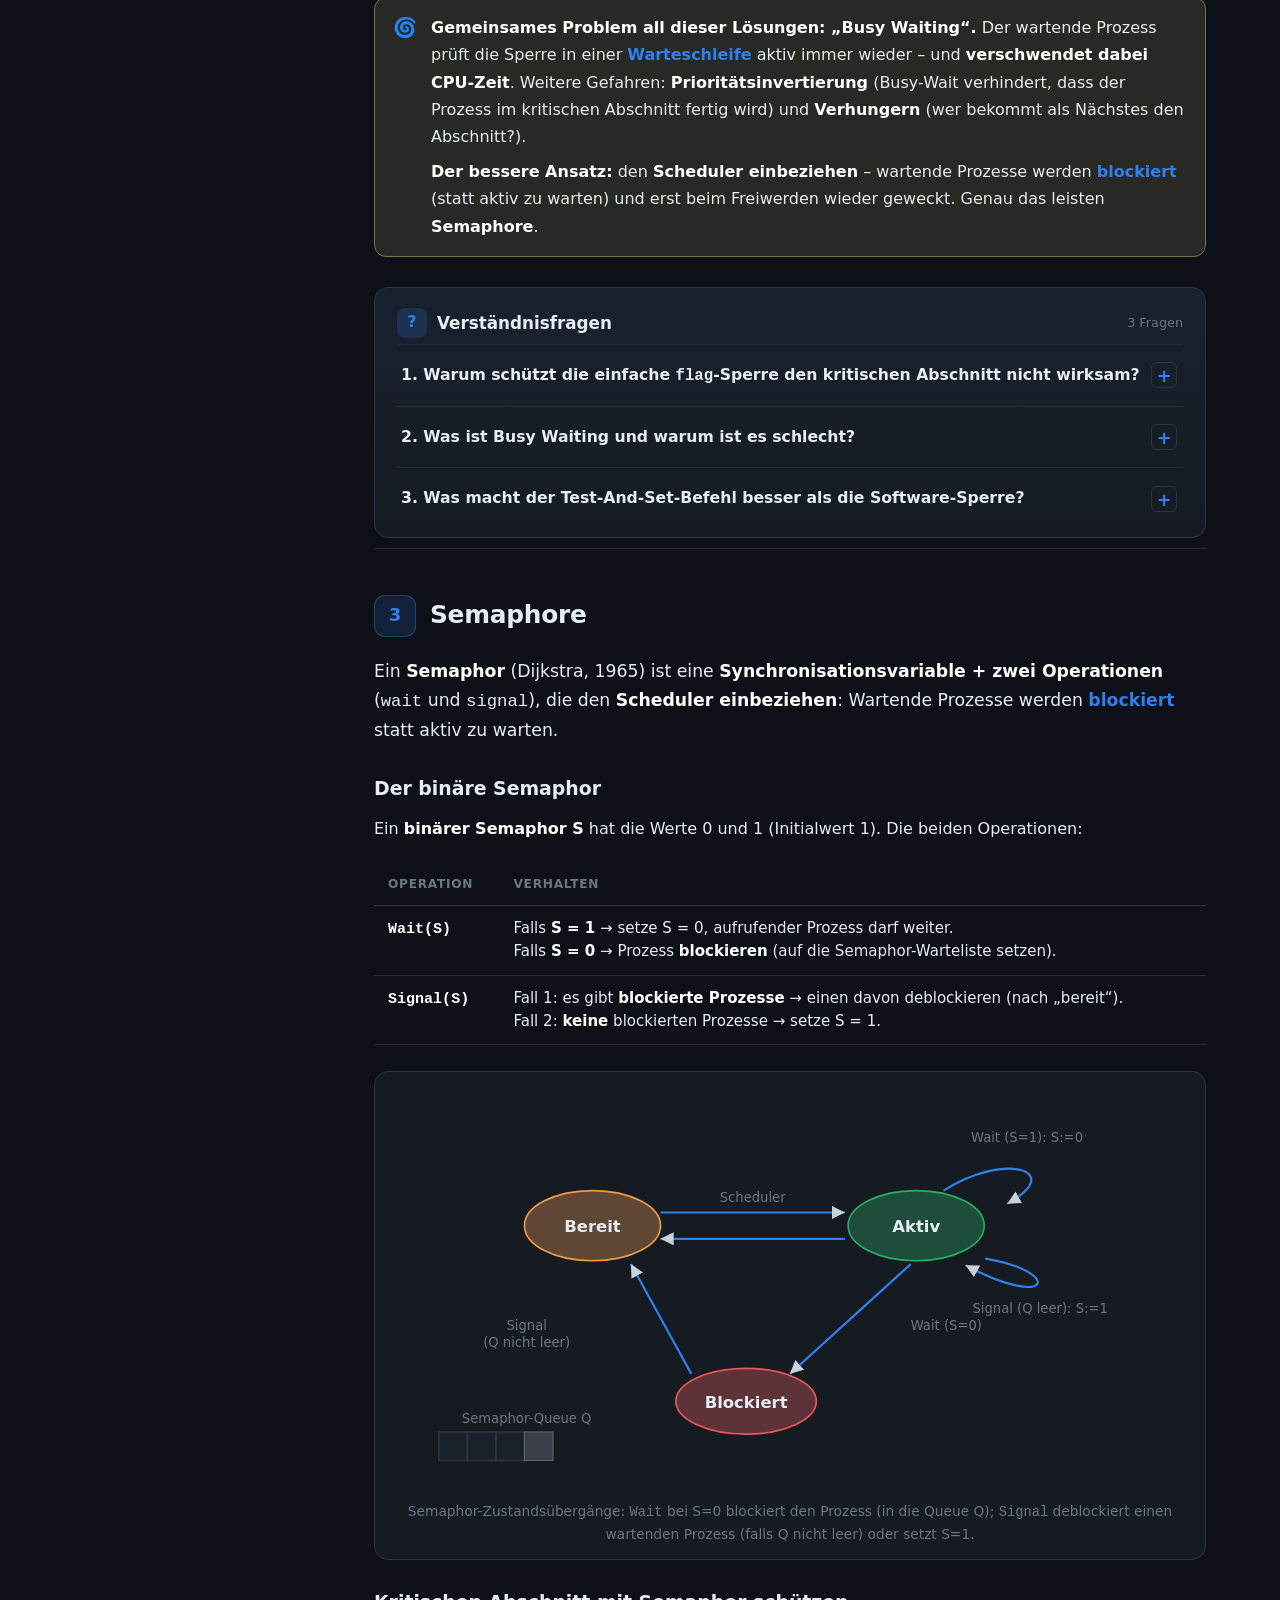
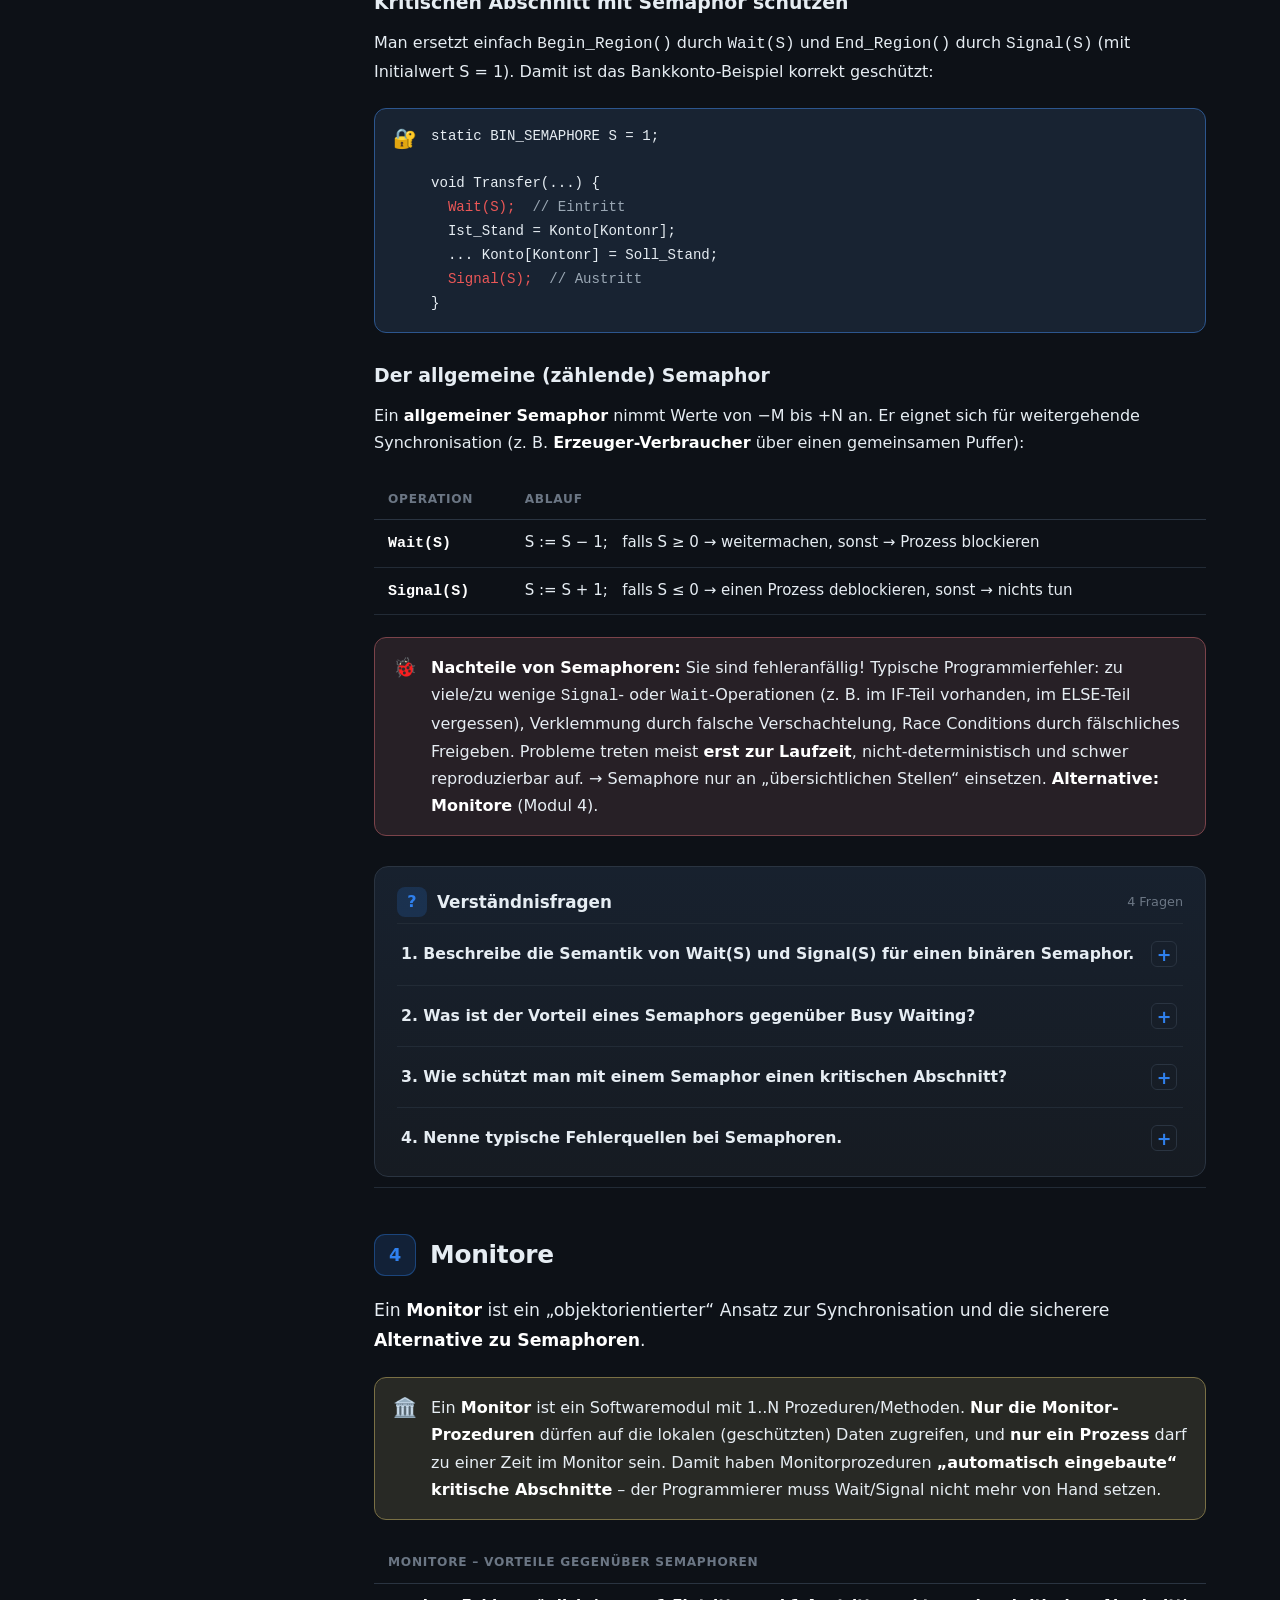
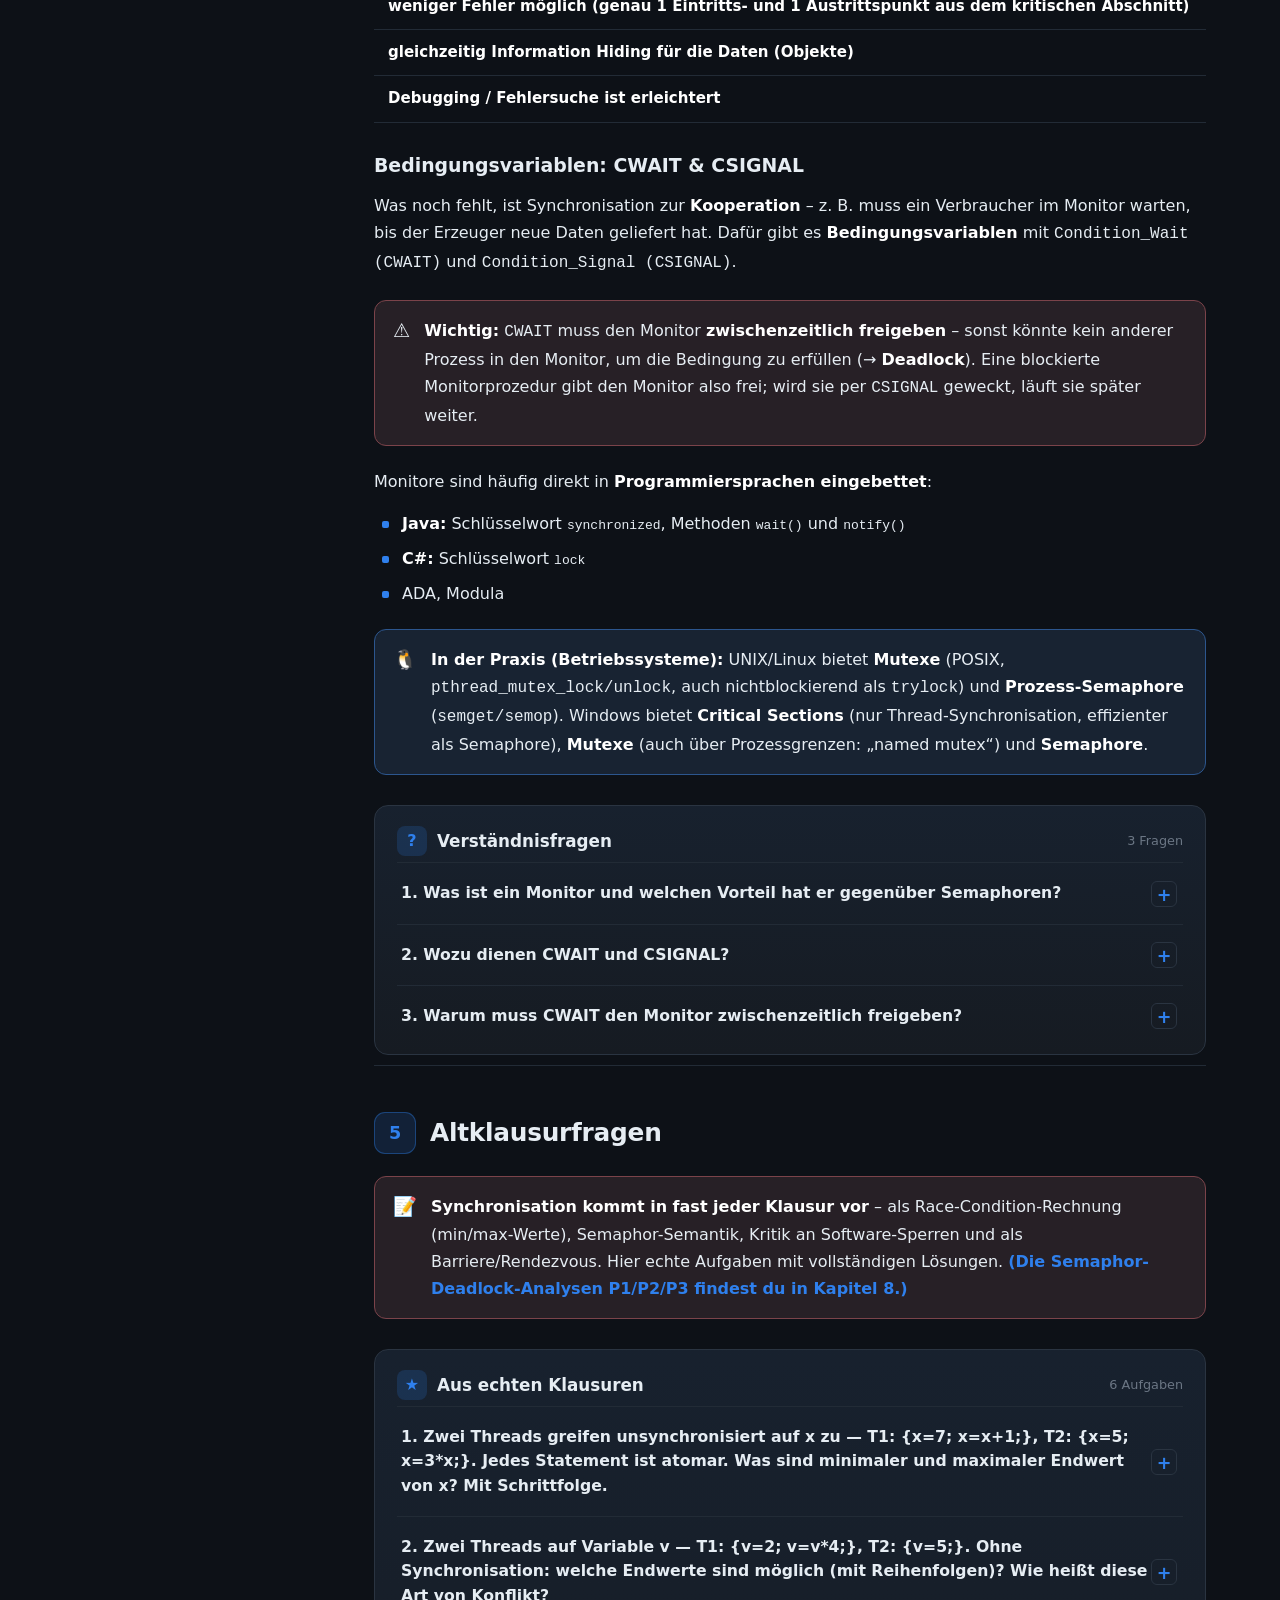
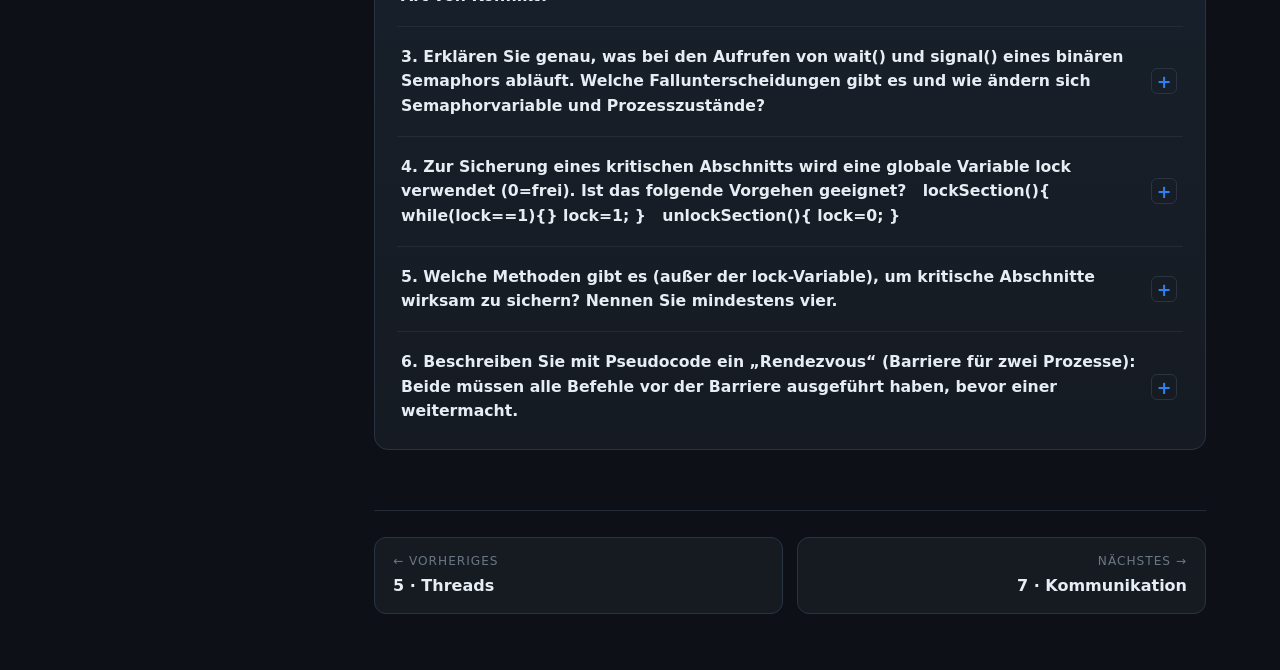
<file: kapitel-06.html>
<!DOCTYPE html>
<html lang="de">
<head>
  <meta charset="UTF-8" />
  <meta name="viewport" content="width=device-width, initial-scale=1.0" />
  <title>Kapitel 6 · Synchronisation · Betriebssysteme</title>
  <link rel="stylesheet" href="css/style.css" />
  <link rel="stylesheet" href="css/chapter.css" />
  <link rel="icon" href="data:image/svg+xml,<svg xmlns='http://www.w3.org/2000/svg' viewBox='0 0 100 100'><text y='.9em' font-size='90'>🔒</text></svg>" />
</head>
<body class="chapter" style="--chapter-accent:#2f80ed;">
  <div class="progress"></div>

  <!-- ============================================================ TOPBAR -->
  <div class="topbar">
    <div class="topbar__inner">
      <a class="home" href="index.html">
        <svg viewBox="0 0 24 24" width="16" height="16" fill="none" stroke="currentColor" stroke-width="2" stroke-linecap="round" stroke-linejoin="round"><path d="M3 12l9-9 9 9"/><path d="M9 21V12h6v9"/></svg>
        Hub
      </a>
      <span class="crumb">Kapitel 06 · <b>Synchronisation</b></span>
      <span class="spacer"></span>
      <a class="pdf-link" href="Themen/OS_6_Synchronisation.pdf" target="_blank" rel="noopener">
        <svg viewBox="0 0 24 24" fill="none" stroke="currentColor" stroke-width="2" stroke-linecap="round" stroke-linejoin="round"><path d="M14 2H6a2 2 0 0 0-2 2v16a2 2 0 0 0 2 2h12a2 2 0 0 0 2-2V8z"/><path d="M14 2v6h6"/></svg>
        Skript-PDF
      </a>
    </div>
  </div>

  <!-- ============================================================ LAYOUT -->
  <div class="chapter-layout">

    <!-- Inhaltsverzeichnis -->
    <nav class="toc">
      <div class="toc-title">Module</div>
      <ol>
        <li><a href="#modul-1"><span class="mod-num">1</span>Nebenläufigkeit &amp; Race Conditions</a></li>
        <li><a href="#modul-2"><span class="mod-num">2</span>Kritische Abschnitte: erste Ansätze</a></li>
        <li><a href="#modul-3"><span class="mod-num">3</span>Semaphore</a></li>
        <li><a href="#modul-4"><span class="mod-num">4</span>Monitore</a></li>
        <li><a href="#modul-5"><span class="mod-num">5</span>Altklausurfragen</a></li>
      </ol>
    </nav>

    <!-- Hauptinhalt -->
    <main class="content">

      <!-- Kapitel-Kopf -->
      <header class="chapter-hero">
        <div class="kicker"><span class="ico">🔒</span> Kapitel 06</div>
        <h1>Synchronisation von Prozessen</h1>
        <p class="intro">
          Nebenläufige Prozesse/Threads, die auf <strong>gemeinsame Daten</strong> zugreifen,
          können sich in die Quere kommen: <strong>Race Conditions</strong> führen zu
          inkonsistenten Daten. In diesem Kernkapitel geht es darum, wie man
          <strong>kritische Abschnitte</strong> schützt – von einfachen (fehlerhaften)
          Ansätzen über <strong>Semaphore</strong> bis zu <strong>Monitoren</strong>.
        </p>

        <div class="goals">
          <h4>Nach diesem Kapitel kannst du …</h4>
          <ul>
            <li>Race Conditions erklären und mögliche Endwerte (min/max) berechnen</li>
            <li>begründen, warum einfache Software-Sperren scheitern und Busy Waiting schlecht ist</li>
            <li>die Semantik von wait()/signal() eines Semaphors genau beschreiben</li>
            <li>Semaphore zur Sicherung kritischer Abschnitte und für Rendezvous/Barrieren einsetzen</li>
            <li>Monitore von Semaphoren abgrenzen</li>
          </ul>
        </div>
      </header>

      <!-- =================================================== MODUL 1 -->
      <section class="module" id="modul-1">
        <div class="module__head">
          <div class="module__num">1</div>
          <h2>Nebenläufigkeit &amp; Race Conditions</h2>
        </div>

        <p class="lead">
          <strong>Nebenläufigkeit</strong> (concurrency) bedeutet: Programme schreiten
          <em>unabhängig</em> voneinander in der Zeit voran. Man kann nicht vorhersagen, welche
          Code-Teile in welcher Reihenfolge laufen → <strong>Indeterminismus</strong>.
        </p>

        <div class="callout callout--note">
          <div class="cico">🎲</div>
          <div class="callout__body">
            <p>Nebenläufigkeit ist <strong>kein Problem</strong>, solange die Prozesse
            <strong>völlig unabhängig</strong> sind. Sie <strong>wird zum Problem</strong>, wenn
            Prozesse auf gemeinsame Betriebsmittel zugreifen, gemeinsame Daten verwalten oder
            kooperieren müssen. Klassische Probleme: <strong>Verhungern</strong> (Starvation),
            <strong>Race Conditions</strong> (inkonsistente Daten) und <strong>Deadlocks</strong>
            (gegenseitiges Blockieren – Kapitel&nbsp;8).</p>
          </div>
        </div>

        <h3>Beispiel: das Homebanking-Konto</h3>
        <p>
          Für jeden Überweisungsauftrag erzeugt der Bank-Server einen eigenen Thread, der
          dieselbe <code>Transfer</code>-Prozedur auf demselben Konto ausführt. Firma F hat
          <strong>10.000&nbsp;€</strong>. Kunde A überweist +2.000&nbsp;€, Kunde B +3.500&nbsp;€
          – <em>gleichzeitig</em>. Korrektes Ergebnis: <strong>15.500&nbsp;€</strong>. Bei
          ungünstiger Verzahnung passiert aber Folgendes:
        </p>

        <figure class="sketch">
          <svg viewBox="0 0 720 320" role="img" aria-label="Race Condition beim Bankkonto">
            <!-- Spalten-Header -->
            <text class="sk-faint" x="45"  y="34" text-anchor="middle">Zeit</text>
            <text class="sk-label" x="210" y="34" text-anchor="middle" fill="#5b8cff">Thread A (+2000)</text>
            <text class="sk-label" x="450" y="34" text-anchor="middle" fill="#27ae60">Thread B (+3500)</text>
            <text class="sk-label" x="640" y="34" text-anchor="middle">Konto[999]</text>
            <line class="sk-line" x1="20" y1="46" x2="700" y2="46"/>

            <!-- Vertikale Trenner -->
            <line class="sk-line" x1="90" y1="46" x2="90" y2="300" stroke-dasharray="3 3"/>
            <line class="sk-line" x1="330" y1="46" x2="330" y2="300" stroke-dasharray="3 3"/>
            <line class="sk-line" x1="570" y1="46" x2="570" y2="300" stroke-dasharray="3 3"/>

            <!-- Zeit-Pfeil -->
            <line x1="45" y1="60" x2="45" y2="290" stroke="#5c6672" stroke-width="1.5" marker-end="url(#tdown)"/>

            <!-- Zeilen -->
            <g class="sk-sub">
              <text x="110" y="86" text-anchor="start" fill="#5b8cff">liest Konto → 10000</text>
              <text x="640" y="86" text-anchor="middle">10000</text>

              <text x="350" y="128" text-anchor="start" fill="#27ae60">liest Konto → 10000</text>
              <text x="640" y="128" text-anchor="middle">10000</text>

              <text x="350" y="170" text-anchor="start" fill="#27ae60">schreibt 10000+3500</text>
              <text x="640" y="170" text-anchor="middle">13500</text>

              <text x="110" y="212" text-anchor="start" fill="#5b8cff">schreibt 10000+2000</text>
              <text x="640" y="212" text-anchor="middle" fill="#eb5757" font-weight="700">12000</text>
            </g>

            <!-- Fehlerhinweis -->
            <rect x="452" y="238" width="248" height="52" rx="8" fill="color-mix(in srgb,#eb5757 12%,#1a2029)" stroke="#eb5757"/>
            <text x="576" y="262" text-anchor="middle" class="sk-label" fill="#eb5757" font-size="13">✗ Ergebnis: 12000 €</text>
            <text x="576" y="280" text-anchor="middle" class="sk-sub" fill="#eb5757">richtig wären 15500 € (B verloren!)</text>

            <text x="110" y="266" text-anchor="start" class="sk-faint">Beide lasen 10000, bevor</text>
            <text x="110" y="282" text-anchor="start" class="sk-faint">einer geschrieben hat →</text>
            <text x="110" y="298" text-anchor="start" class="sk-faint">„Lost Update“.</text>

            <defs>
              <marker id="tdown" markerWidth="9" markerHeight="9" refX="4" refY="7" orient="auto"><path d="M0,0 L4,7 L8,0" fill="none" stroke="#5c6672"/></marker>
            </defs>
          </svg>
          <figcaption>Race Condition: Weil beide Threads den Kontostand lesen, <em>bevor</em> einer zurückschreibt, überschreibt der letzte Schreibvorgang das Ergebnis des anderen. Die Überweisung von B geht verloren.</figcaption>
        </figure>

        <div class="callout callout--merke">
          <div class="cico">🔑</div>
          <div class="callout__body">
            <p>Die kritischen Ausführungsteile der Threads müssen sich <strong>gegenseitig
            ausschließen</strong>. Ein <strong>kritischer Abschnitt</strong> (Critical
            Section) ist eine Abfolge von Befehlen, die nicht von einem anderen Prozess
            unterbrochen werden darf. Ziel: <strong>wechselseitiger Ausschluss (Mutual
            Exclusion)</strong> – zu jeder Zeit ist höchstens <em>ein</em> Prozess im
            kritischen Abschnitt.</p>
          </div>
        </div>

        <div class="questions">
          <div class="questions__head">
            <span class="q-ico">?</span><h3>Verständnisfragen</h3><span class="count">3 Fragen</span>
          </div>
          <details class="q">
            <summary>1. Was ist eine Race Condition?</summary>
            <div class="answer">Ein Fehler, bei dem das <strong>Ergebnis vom zeitlichen Ablauf
              (der Verzahnung)</strong> nebenläufiger Zugriffe auf gemeinsame Daten abhängt.
              Ungünstige Reihenfolgen führen zu <strong>inkonsistenten Daten</strong> (z.&nbsp;B.
              „Lost Update“).</div>
          </details>
          <details class="q">
            <summary>2. Was ist ein kritischer Abschnitt und was bedeutet Mutual Exclusion?</summary>
            <div class="answer">Ein <strong>kritischer Abschnitt</strong> ist eine Befehlsfolge,
              die nicht unterbrochen werden darf (Zugriff auf gemeinsame Daten). <strong>Mutual
              Exclusion (wechselseitiger Ausschluss):</strong> zu jeder Zeit darf sich höchstens
              <strong>ein</strong> Prozess im kritischen Abschnitt befinden.</div>
          </details>
          <details class="q">
            <summary>3. Wann ist Nebenläufigkeit unproblematisch?</summary>
            <div class="answer">Wenn die Prozesse/Threads <strong>völlig unabhängig</strong>
              voneinander sind – also keine gemeinsamen Daten/Betriebsmittel nutzen und nicht
              kooperieren müssen.</div>
          </details>
        </div>
      </section>

      <!-- =================================================== MODUL 2 -->
      <section class="module" id="modul-2">
        <div class="module__head">
          <div class="module__num">2</div>
          <h2>Kritische Abschnitte: erste Ansätze</h2>
        </div>

        <p class="lead">
          Wie erreicht man wechselseitigen Ausschluss? Es gibt mehrere Möglichkeiten – die
          ersten funktionieren, haben aber Haken.
        </p>

        <h3>1) Interrupts sperren</h3>
        <p>
          Während des kritischen Abschnitts einfach alle <strong>Interrupts sperren</strong> (DI
          = Disable Interrupt, danach EI = Enable Interrupt). Dann gibt es keine Unterbrechung
          (weder E/A noch Round-Robin) → automatisch geschützt.
        </p>
        <div class="callout callout--note">
          <div class="cico">⚠️</div>
          <div class="callout__body">
            <p><strong>Nachteile:</strong> Blockade von (evtl. zeitkritischen) E/A-Operationen;
            reduzierte Effizienz (stört die Scheduling-Strategie); und im
            <strong>Mehrprozessorfall unbrauchbar</strong> – die Sperre gilt nur für den einen
            Prozessor, andere CPUs laufen weiter.</p>
          </div>
        </div>

        <h3>2) Einfache Software-Sperre – und warum sie scheitert</h3>
        <p>
          Naiver Ansatz mit einer globalen Variable <code>flag</code> (0 = frei, 1 = besetzt):
        </p>
        <div class="callout callout--exam">
          <div class="cico">🐞</div>
          <div class="callout__body">
            <p style="font-family:monospace;font-size:0.9rem;color:#e6edf3">
            void beginRegion() {<br>
            &nbsp;&nbsp;while (flag == 1) { }&nbsp;&nbsp;<span style="color:#9aa7b4">// warte, bis frei</span><br>
            &nbsp;&nbsp;flag = 1;&nbsp;&nbsp;<span style="color:#9aa7b4">// jetzt selbst sperren</span><br>
            }</p>
            <p><strong>Warum das nicht wirksam schützt (Klausurfrage!):</strong> Zwischen dem
            Testen (<code>flag == 1?</code>) und dem Setzen (<code>flag = 1</code>) kann der
            Prozess <strong>verdrängt</strong> werden. Prozess&nbsp;2 sieht ebenfalls
            <code>flag == 0</code>, kommt durch die Schleife – und <strong>beide</strong> setzen
            danach <code>flag = 1</code> und betreten den kritischen Abschnitt. Das Testen und
            Setzen ist <strong>nicht atomar</strong> → die Race Condition wurde nur auf die
            <code>flag</code>-Variable verschoben.</p>
          </div>
        </div>

        <h3>3) Korrekte Lösungen: Peterson &amp; Test-And-Set</h3>
        <ul>
          <li><strong>Peterson-Algorithmus</strong> (reine Software): mit einem <code>flag[]</code>
              pro Prozess und einer <code>turn</code>-Variable, die im Kollisionsfall dem anderen
              den Vortritt gibt. Garantiert korrekten wechselseitigen Ausschluss.</li>
          <li><strong>Test-And-Set</strong> (Hardware-Unterstützung): ein <strong>atomarer</strong>
              (nicht unterbrechbarer) Maschinenbefehl, der in <em>einem</em> Schritt testet und
              setzt – genau das, was der Software-Lösung fehlte.</li>
        </ul>

        <div class="callout callout--merke">
          <div class="cico">🌀</div>
          <div class="callout__body">
            <p><strong>Gemeinsames Problem all dieser Lösungen: „Busy Waiting“.</strong> Der
            wartende Prozess prüft die Sperre in einer <em>Warteschleife</em> aktiv immer wieder
            – und <strong>verschwendet dabei CPU-Zeit</strong>. Weitere Gefahren:
            <strong>Prioritätsinvertierung</strong> (Busy-Wait verhindert, dass der Prozess im
            kritischen Abschnitt fertig wird) und <strong>Verhungern</strong> (wer bekommt als
            Nächstes den Abschnitt?).</p>
            <p><strong>Der bessere Ansatz:</strong> den <strong>Scheduler einbeziehen</strong> –
            wartende Prozesse werden <em>blockiert</em> (statt aktiv zu warten) und erst beim
            Freiwerden wieder geweckt. Genau das leisten <strong>Semaphore</strong>.</p>
          </div>
        </div>

        <div class="questions">
          <div class="questions__head">
            <span class="q-ico">?</span><h3>Verständnisfragen</h3><span class="count">3 Fragen</span>
          </div>
          <details class="q">
            <summary>1. Warum schützt die einfache <code>flag</code>-Sperre den kritischen Abschnitt nicht wirksam?</summary>
            <div class="answer">Weil <strong>Testen und Setzen der Variable nicht atomar</strong>
              sind: Ein Prozess kann nach dem Test (flag==0) und vor dem Setzen (flag=1) verdrängt
              werden. Dann kommt ein zweiter Prozess ebenfalls durch – <strong>beide</strong>
              betreten den kritischen Abschnitt.</div>
          </details>
          <details class="q">
            <summary>2. Was ist Busy Waiting und warum ist es schlecht?</summary>
            <div class="answer">Der wartende Prozess prüft die Sperre in einer aktiven
              <strong>Warteschleife</strong> immer wieder. Das <strong>verschwendet CPU-Zeit</strong>
              und kann zu Prioritätsinvertierung und Verhungern führen.</div>
          </details>
          <details class="q">
            <summary>3. Was macht der Test-And-Set-Befehl besser als die Software-Sperre?</summary>
            <div class="answer">Er testet und setzt die Sperrvariable in <strong>einem
              atomaren, nicht unterbrechbaren Schritt</strong> – genau die Lücke, die bei der
              Software-Lösung zur Race Condition führte, existiert nicht mehr.</div>
          </details>
        </div>
      </section>

      <!-- =================================================== MODUL 3 -->
      <section class="module" id="modul-3">
        <div class="module__head">
          <div class="module__num">3</div>
          <h2>Semaphore</h2>
        </div>

        <p class="lead">
          Ein <strong>Semaphor</strong> (Dijkstra, 1965) ist eine
          <strong>Synchronisationsvariable + zwei Operationen</strong> (<code>wait</code> und
          <code>signal</code>), die den <strong>Scheduler einbeziehen</strong>: Wartende
          Prozesse werden <em>blockiert</em> statt aktiv zu warten.
        </p>

        <h3>Der binäre Semaphor</h3>
        <p>
          Ein <strong>binärer Semaphor S</strong> hat die Werte 0 und 1 (Initialwert 1). Die
          beiden Operationen:
        </p>
        <div class="table-wrap">
          <table class="cmp">
            <thead><tr><th>Operation</th><th>Verhalten</th></tr></thead>
            <tbody>
              <tr>
                <td><code>Wait(S)</code></td>
                <td>Falls <strong>S = 1</strong> → setze S = 0, aufrufender Prozess darf weiter.<br>
                    Falls <strong>S = 0</strong> → Prozess <strong>blockieren</strong> (auf die Semaphor-Warteliste setzen).</td>
              </tr>
              <tr>
                <td><code>Signal(S)</code></td>
                <td>Fall 1: es gibt <strong>blockierte Prozesse</strong> → einen davon deblockieren (nach „bereit“).<br>
                    Fall 2: <strong>keine</strong> blockierten Prozesse → setze S = 1.</td>
              </tr>
            </tbody>
          </table>
        </div>

        <figure class="sketch">
          <svg viewBox="0 0 720 360" role="img" aria-label="Semaphor-Zustandsdiagramm">
            <!-- Übergänge -->
            <!-- Bereit <-> Aktiv (Scheduler) -->
            <path class="sk-arrow" d="M242 108 L410 108" marker-end="url(#sem-a)"/>
            <text class="sk-faint" x="326" y="98" text-anchor="middle">Scheduler</text>
            <path class="sk-arrow" d="M410 132 L242 132" marker-end="url(#sem-a)"/>

            <!-- Aktiv self-loop oben: Wait(S=1) -->
            <path class="sk-arrow" d="M500 88 C556 52, 612 70, 558 100" marker-end="url(#sem-a)"/>
            <text class="sk-faint" x="576" y="44" text-anchor="middle">Wait (S=1): S:=0</text>
            <!-- Aktiv self-loop unten: Signal(Q leer) -->
            <path class="sk-arrow" d="M538 150 C610 162, 598 198, 520 156" marker-end="url(#sem-a)"/>
            <text class="sk-faint" x="588" y="200" text-anchor="middle">Signal (Q leer): S:=1</text>

            <!-- Aktiv -> Blockiert: Wait(S=0) -->
            <path class="sk-arrow" d="M470 155 L360 255" marker-end="url(#sem-a)"/>
            <text class="sk-faint" x="470" y="215" text-anchor="start">Wait (S=0)</text>
            <!-- Blockiert -> Bereit: Signal(Q nicht leer) -->
            <path class="sk-arrow" d="M270 255 L215 155" marker-end="url(#sem-a)"/>
            <text class="sk-faint" x="120" y="215" text-anchor="middle">Signal</text>
            <text class="sk-faint" x="120" y="231" text-anchor="middle">(Q nicht leer)</text>

            <!-- Zustände -->
            <ellipse cx="180" cy="120" rx="62" ry="32" fill="color-mix(in srgb,#f2994a 32%,#1a2029)" stroke="#f2994a" stroke-width="1.5"/>
            <text class="sk-label" x="180" y="126" text-anchor="middle">Bereit</text>
            <ellipse cx="475" cy="120" rx="62" ry="32" fill="color-mix(in srgb,#27ae60 32%,#1a2029)" stroke="#27ae60" stroke-width="1.5"/>
            <text class="sk-label" x="475" y="126" text-anchor="middle">Aktiv</text>
            <ellipse cx="320" cy="280" rx="64" ry="30" fill="color-mix(in srgb,#eb5757 32%,#1a2029)" stroke="#eb5757" stroke-width="1.5"/>
            <text class="sk-label" x="320" y="286" text-anchor="middle">Blockiert</text>

            <!-- Semaphor-Queue -->
            <text class="sk-faint" x="120" y="300" text-anchor="middle">Semaphor-Queue Q</text>
            <g>
              <rect class="sk-box" x="40" y="308" width="26" height="26"/>
              <rect class="sk-box" x="66" y="308" width="26" height="26"/>
              <rect class="sk-box" x="92" y="308" width="26" height="26"/>
              <rect x="118" y="308" width="26" height="26" fill="#3a3f47" stroke="#5c6672"/>
            </g>

            <defs>
              <marker id="sem-a" markerWidth="9" markerHeight="9" refX="6" refY="3" orient="auto"><path d="M0,0 L6,3 L0,6 Z" fill="#c9d1d9"/></marker>
            </defs>
          </svg>
          <figcaption>Semaphor-Zustandsübergänge: <code>Wait</code> bei S=0 blockiert den Prozess (in die Queue Q); <code>Signal</code> deblockiert einen wartenden Prozess (falls Q nicht leer) oder setzt S=1.</figcaption>
        </figure>

        <h3>Kritischen Abschnitt mit Semaphor schützen</h3>
        <p>
          Man ersetzt einfach <code>Begin_Region()</code> durch <code>Wait(S)</code> und
          <code>End_Region()</code> durch <code>Signal(S)</code> (mit Initialwert S = 1). Damit
          ist das Bankkonto-Beispiel korrekt geschützt:
        </p>
        <div class="callout callout--note">
          <div class="cico">🔐</div>
          <div class="callout__body">
            <p style="font-family:monospace;font-size:0.88rem;color:#e6edf3">
            static BIN_SEMAPHORE S = 1;<br><br>
            void Transfer(...) {<br>
            &nbsp;&nbsp;<span style="color:#eb5757">Wait(S);</span>&nbsp;&nbsp;<span style="color:#9aa7b4">// Eintritt</span><br>
            &nbsp;&nbsp;Ist_Stand = Konto[Kontonr];<br>
            &nbsp;&nbsp;... Konto[Kontonr] = Soll_Stand;<br>
            &nbsp;&nbsp;<span style="color:#eb5757">Signal(S);</span>&nbsp;&nbsp;<span style="color:#9aa7b4">// Austritt</span><br>
            }</p>
          </div>
        </div>

        <h3>Der allgemeine (zählende) Semaphor</h3>
        <p>
          Ein <strong>allgemeiner Semaphor</strong> nimmt Werte von −M bis +N an. Er eignet sich
          für weitergehende Synchronisation (z.&nbsp;B. <strong>Erzeuger-Verbraucher</strong> über
          einen gemeinsamen Puffer):
        </p>
        <div class="table-wrap">
          <table class="cmp">
            <thead><tr><th>Operation</th><th>Ablauf</th></tr></thead>
            <tbody>
              <tr><td><code>Wait(S)</code></td><td>S := S − 1; &nbsp; falls S ≥ 0 → weitermachen, sonst → Prozess blockieren</td></tr>
              <tr><td><code>Signal(S)</code></td><td>S := S + 1; &nbsp; falls S ≤ 0 → einen Prozess deblockieren, sonst → nichts tun</td></tr>
            </tbody>
          </table>
        </div>

        <div class="callout callout--exam">
          <div class="cico">🐞</div>
          <div class="callout__body">
            <p><strong>Nachteile von Semaphoren:</strong> Sie sind fehleranfällig! Typische
            Programmierfehler: zu viele/zu wenige <code>Signal</code>- oder
            <code>Wait</code>-Operationen (z.&nbsp;B. im IF-Teil vorhanden, im ELSE-Teil vergessen),
            Verklemmung durch falsche Verschachtelung, Race Conditions durch fälschliches
            Freigeben. Probleme treten meist <strong>erst zur Laufzeit</strong>, nicht-deterministisch
            und schwer reproduzierbar auf. → Semaphore nur an „übersichtlichen Stellen“ einsetzen.
            <strong>Alternative: Monitore</strong> (Modul&nbsp;4).</p>
          </div>
        </div>

        <div class="questions">
          <div class="questions__head">
            <span class="q-ico">?</span><h3>Verständnisfragen</h3><span class="count">4 Fragen</span>
          </div>
          <details class="q">
            <summary>1. Beschreibe die Semantik von Wait(S) und Signal(S) für einen binären Semaphor.</summary>
            <div class="answer"><strong>Wait(S):</strong> ist S=1 → S:=0 und weiter; ist S=0 →
              Prozess blockieren (Warteliste). <strong>Signal(S):</strong> gibt es blockierte
              Prozesse → einen deblockieren; sonst → S:=1.</div>
          </details>
          <details class="q">
            <summary>2. Was ist der Vorteil eines Semaphors gegenüber Busy Waiting?</summary>
            <div class="answer">Der Semaphor <strong>bezieht den Scheduler ein</strong>: wartende
              Prozesse werden <strong>blockiert</strong> (nach „blockiert“ gesetzt) statt aktiv in
              einer Schleife CPU-Zeit zu verschwenden. Beim Freiwerden werden sie geweckt.</div>
          </details>
          <details class="q">
            <summary>3. Wie schützt man mit einem Semaphor einen kritischen Abschnitt?</summary>
            <div class="answer">Semaphor mit <strong>Initialwert 1</strong>; vor dem Abschnitt
              <code>Wait(S)</code>, danach <code>Signal(S)</code>. So ist zu jeder Zeit höchstens
              ein Prozess im Abschnitt.</div>
          </details>
          <details class="q">
            <summary>4. Nenne typische Fehlerquellen bei Semaphoren.</summary>
            <div class="answer">Zu viele/zu wenige Wait- oder Signal-Aufrufe (z.&nbsp;B. im ELSE-Teil
              vergessen), falsche Verschachtelung (Verklemmung), fälschliches Freigeben (Race
              Condition). Fehler zeigen sich meist erst zur Laufzeit und sind schwer reproduzierbar.</div>
          </details>
        </div>
      </section>

      <!-- =================================================== MODUL 4 -->
      <section class="module" id="modul-4">
        <div class="module__head">
          <div class="module__num">4</div>
          <h2>Monitore</h2>
        </div>

        <p class="lead">
          Ein <strong>Monitor</strong> ist ein „objektorientierter“ Ansatz zur Synchronisation
          und die sicherere <strong>Alternative zu Semaphoren</strong>.
        </p>

        <div class="callout callout--merke">
          <div class="cico">🏛️</div>
          <div class="callout__body">
            <p>Ein <strong>Monitor</strong> ist ein Softwaremodul mit 1..N Prozeduren/Methoden.
            <strong>Nur die Monitor-Prozeduren</strong> dürfen auf die lokalen (geschützten)
            Daten zugreifen, und <strong>nur ein Prozess</strong> darf zu einer Zeit im Monitor
            sein. Damit haben Monitorprozeduren <strong>„automatisch eingebaute“ kritische
            Abschnitte</strong> – der Programmierer muss Wait/Signal nicht mehr von Hand setzen.</p>
          </div>
        </div>

        <div class="table-wrap">
          <table class="cmp">
            <thead><tr><th>Monitore – Vorteile gegenüber Semaphoren</th></tr></thead>
            <tbody>
              <tr><td>weniger Fehler möglich (genau <strong>1 Eintritts- und 1 Austrittspunkt</strong> aus dem kritischen Abschnitt)</td></tr>
              <tr><td>gleichzeitig <strong>Information Hiding</strong> für die Daten (Objekte)</td></tr>
              <tr><td>Debugging / Fehlersuche ist erleichtert</td></tr>
            </tbody>
          </table>
        </div>

        <h3>Bedingungsvariablen: CWAIT &amp; CSIGNAL</h3>
        <p>
          Was noch fehlt, ist Synchronisation zur <strong>Kooperation</strong> – z.&nbsp;B. muss ein
          Verbraucher im Monitor warten, bis der Erzeuger neue Daten geliefert hat. Dafür gibt es
          <strong>Bedingungsvariablen</strong> mit <code>Condition_Wait (CWAIT)</code> und
          <code>Condition_Signal (CSIGNAL)</code>.
        </p>
        <div class="callout callout--exam">
          <div class="cico">⚠️</div>
          <div class="callout__body">
            <p><strong>Wichtig:</strong> <code>CWAIT</code> muss den Monitor
            <strong>zwischenzeitlich freigeben</strong> – sonst könnte kein anderer Prozess in den
            Monitor, um die Bedingung zu erfüllen (→ <strong>Deadlock</strong>). Eine blockierte
            Monitorprozedur gibt den Monitor also frei; wird sie per <code>CSIGNAL</code> geweckt,
            läuft sie später weiter.</p>
          </div>
        </div>

        <p>
          Monitore sind häufig direkt in <strong>Programmiersprachen eingebettet</strong>:
        </p>
        <ul>
          <li><strong>Java:</strong> Schlüsselwort <code>synchronized</code>, Methoden
              <code>wait()</code> und <code>notify()</code></li>
          <li><strong>C#:</strong> Schlüsselwort <code>lock</code></li>
          <li>ADA, Modula</li>
        </ul>

        <div class="callout callout--note">
          <div class="cico">🐧</div>
          <div class="callout__body">
            <p><strong>In der Praxis (Betriebssysteme):</strong> UNIX/Linux bietet
            <strong>Mutexe</strong> (POSIX, <code>pthread_mutex_lock/unlock</code>, auch
            nichtblockierend als <code>trylock</code>) und <strong>Prozess-Semaphore</strong>
            (<code>semget/semop</code>). Windows bietet <strong>Critical Sections</strong> (nur
            Thread-Synchronisation, effizienter als Semaphore), <strong>Mutexe</strong> (auch über
            Prozessgrenzen: „named mutex“) und <strong>Semaphore</strong>.</p>
          </div>
        </div>

        <div class="questions">
          <div class="questions__head">
            <span class="q-ico">?</span><h3>Verständnisfragen</h3><span class="count">3 Fragen</span>
          </div>
          <details class="q">
            <summary>1. Was ist ein Monitor und welchen Vorteil hat er gegenüber Semaphoren?</summary>
            <div class="answer">Ein Softwaremodul, dessen Prozeduren als einzige auf die geschützten
              Daten zugreifen dürfen und in dem <strong>nur ein Prozess gleichzeitig</strong> sein
              darf – die kritischen Abschnitte sind also <strong>automatisch eingebaut</strong>.
              Vorteil: weniger Fehler (1 Ein-/Austrittspunkt), Information Hiding, leichteres Debugging.</div>
          </details>
          <details class="q">
            <summary>2. Wozu dienen CWAIT und CSIGNAL?</summary>
            <div class="answer">Zur <strong>Kooperation/Bedingungssynchronisation</strong> innerhalb
              des Monitors: Ein Prozess kann per <code>CWAIT</code> auf eine Bedingung warten (z.&nbsp;B.
              Verbraucher wartet auf Daten) und wird per <code>CSIGNAL</code> wieder geweckt.</div>
          </details>
          <details class="q">
            <summary>3. Warum muss CWAIT den Monitor zwischenzeitlich freigeben?</summary>
            <div class="answer">Sonst könnte <strong>kein anderer Prozess</strong> in den Monitor
              gelangen, um die erwartete Bedingung zu erfüllen (z.&nbsp;B. Daten zu liefern) →
              <strong>Deadlock</strong>. In Java entspricht das <code>wait()</code>, das den
              Sperr-Monitor freigibt.</div>
          </details>
        </div>
      </section>

      <!-- =================================================== MODUL 5 -->
      <section class="module" id="modul-5">
        <div class="module__head">
          <div class="module__num">5</div>
          <h2>Altklausurfragen</h2>
        </div>

        <div class="callout callout--exam">
          <div class="cico">📝</div>
          <div class="callout__body">
            <p><strong>Synchronisation kommt in fast jeder Klausur vor</strong> – als
            Race-Condition-Rechnung (min/max-Werte), Semaphor-Semantik, Kritik an
            Software-Sperren und als Barriere/Rendezvous. Hier echte Aufgaben mit vollständigen
            Lösungen. <em>(Die Semaphor-Deadlock-Analysen P1/P2/P3 findest du in Kapitel&nbsp;8.)</em></p>
          </div>
        </div>

        <div class="questions">
          <div class="questions__head">
            <span class="q-ico">★</span><h3>Aus echten Klausuren</h3><span class="count">6 Aufgaben</span>
          </div>

          <details class="q">
            <summary>1. Zwei Threads greifen unsynchronisiert auf x zu — T1: {x=7; x=x+1;}, T2: {x=5; x=3*x;}. Jedes Statement ist atomar. Was sind minimaler und maximaler Endwert von x? Mit Schrittfolge.</summary>
            <div class="answer">
              Statements: S11: x=7, S12: x=x+1, S21: x=5, S22: x=3·x (Reihenfolge S11 vor S12, S21 vor S22).
              Alle 6 Verzahnungen ergeben Endwerte {8, 15, 16, 18, 22, 24}.
              <ul>
                <li><strong>Minimum = 8</strong>, Schrittfolge <strong>S21→S22→S11→S12</strong>:
                    x=5 → x=15 → x=7 → x=8.</li>
                <li><strong>Maximum = 24</strong>, Schrittfolge <strong>S21→S11→S12→S22</strong>:
                    x=5 → x=7 → x=8 → x=24.</li>
              </ul>
              <span class="q-src">Quelle: Klausur SS 2008, Aufgabe 3a</span></div>
          </details>

          <details class="q">
            <summary>2. Zwei Threads auf Variable v — T1: {v=2; v=v*4;}, T2: {v=5;}. Ohne Synchronisation: welche Endwerte sind möglich (mit Reihenfolgen)? Wie heißt diese Art von Konflikt?</summary>
            <div class="answer">
              Mögliche Endwerte: <strong>5, 8, 20</strong>.
              <ul>
                <li><strong>5:</strong> v=2 → v=8 → v=5 &nbsp;(T1 komplett, dann T2)</li>
                <li><strong>8:</strong> v=5 → v=2 → v=8 &nbsp;(T2, dann T1)</li>
                <li><strong>20:</strong> v=2 → v=5 → v=20 &nbsp;(v=2, dann T2 dazwischen, dann v=v*4)</li>
              </ul>
              Der Konflikt heißt <strong>Race Condition</strong> (Wettlaufsituation).
              <span class="q-src">Quelle: Übungsfragen 1 (SS14), Aufgabe 3c/3d</span></div>
          </details>

          <details class="q">
            <summary>3. Erklären Sie genau, was bei den Aufrufen von wait() und signal() eines binären Semaphors abläuft. Welche Fallunterscheidungen gibt es und wie ändern sich Semaphorvariable und Prozesszustände?</summary>
            <div class="answer">
              <strong>Wait(S):</strong> Fall S=1 → Semaphor auf 0 setzen, aufrufender Prozess bleibt
              <em>aktiv</em>/läuft weiter. Fall S=0 → aufrufender Prozess wird <strong>blockiert</strong>
              (aktiv → blockiert) und in die Semaphor-Warteschlange eingereiht; S bleibt 0.
              <br><strong>Signal(S):</strong> Fall „Warteschlange nicht leer“ → ein wartender Prozess
              wird <strong>deblockiert</strong> (blockiert → bereit); S bleibt 0. Fall „Warteschlange
              leer“ → S wird auf 1 gesetzt.
              <span class="q-src">Quelle: Klausur SS 2007 A3c, WiSe 2015/16 A5b, Exam SS 2021 Q1f</span></div>
          </details>

          <details class="q">
            <summary>4. Zur Sicherung eines kritischen Abschnitts wird eine globale Variable lock verwendet (0=frei). Ist das folgende Vorgehen geeignet? &nbsp; lockSection(){ while(lock==1){} lock=1; } &nbsp; unlockSection(){ lock=0; }</summary>
            <div class="answer">
              <strong>Nein, nicht wirksam.</strong> Zwischen dem Prüfen (<code>lock==1?</code>) und
              dem Setzen (<code>lock=1</code>) kann der Prozess <strong>verdrängt</strong> werden.
              Ein zweiter Prozess sieht dann ebenfalls <code>lock==0</code>, verlässt die Schleife,
              und <strong>beide</strong> setzen <code>lock=1</code> und betreten den kritischen
              Abschnitt gleichzeitig. Ursache: Test und Setzen sind <strong>nicht atomar</strong>.
              Zusätzlich ist die <code>while</code>-Schleife <strong>Busy Waiting</strong> → CPU-Verschwendung.
              <span class="q-src">Quelle: Klausur WS 2019/20 A1b, Exam SS 2021 Q1d/e, SS 2009 A2e</span></div>
          </details>

          <details class="q">
            <summary>5. Welche Methoden gibt es (außer der lock-Variable), um kritische Abschnitte wirksam zu sichern? Nennen Sie mindestens vier.</summary>
            <div class="answer">
              <ul>
                <li><strong>Interrupts sperren</strong> (nur Einprozessor)</li>
                <li><strong>Peterson-Algorithmus</strong> (korrekte Software-Lösung)</li>
                <li><strong>Test-And-Set</strong> (atomarer Hardware-Befehl)</li>
                <li><strong>Semaphore</strong> (Wait/Signal, mit Scheduler)</li>
                <li><strong>Monitore</strong> (bzw. Mutexe / <code>synchronized</code>)</li>
              </ul>
              <span class="q-src">Quelle: Übungsfragen 1 A3b, Klausur SS 2008 A3c, SS 2009 A2f, WS 2019/20 A1c</span></div>
          </details>

          <details class="q">
            <summary>6. Beschreiben Sie mit Pseudocode ein „Rendezvous“ (Barriere für zwei Prozesse): Beide müssen alle Befehle vor der Barriere ausgeführt haben, bevor einer weitermacht.</summary>
            <div class="answer">
              Zwei Semaphore <code>s1 = 0</code> und <code>s2 = 0</code>:
              <ul>
                <li><strong>Prozess 1:</strong> …Befehle vor Barriere…; <code>signal(s1);</code> <code>wait(s2);</code> …Befehle nach Barriere…</li>
                <li><strong>Prozess 2:</strong> …Befehle vor Barriere…; <code>signal(s2);</code> <code>wait(s1);</code> …Befehle nach Barriere…</li>
              </ul>
              Jeder Prozess signalisiert „ich bin an der Barriere“ und wartet dann auf das Signal des
              anderen. Erst wenn <strong>beide</strong> signalisiert haben, kommen beide durch ihr
              <code>wait</code> → sie „treffen sich“ an der Barriere.
              <br><em>(Für n Prozesse: ein Zähler + Mutex + ein „Barrieren“-Semaphor; der letzte
              ankommende Prozess öffnet die Barriere. Alternativ per Message Passing — Kap.&nbsp;7.)</em>
              <span class="q-src">Quelle: Exam SS 2021 Q1g, Klausur WS 2019/20 A1f</span></div>
          </details>
        </div>
      </section>

      <!-- Kapitel-Navigation -->
      <nav class="chapter-nav">
        <a class="prev" href="kapitel-05.html">
          <span class="dir">← Vorheriges</span>
          <span class="ttl">5 · Threads</span>
        </a>
        <a class="next" href="kapitel-07.html">
          <span class="dir">Nächstes →</span>
          <span class="ttl">7 · Kommunikation</span>
        </a>
      </nav>

    </main>
  </div>

  <script src="js/chapter.js"></script>
</body>
</html>
</file>
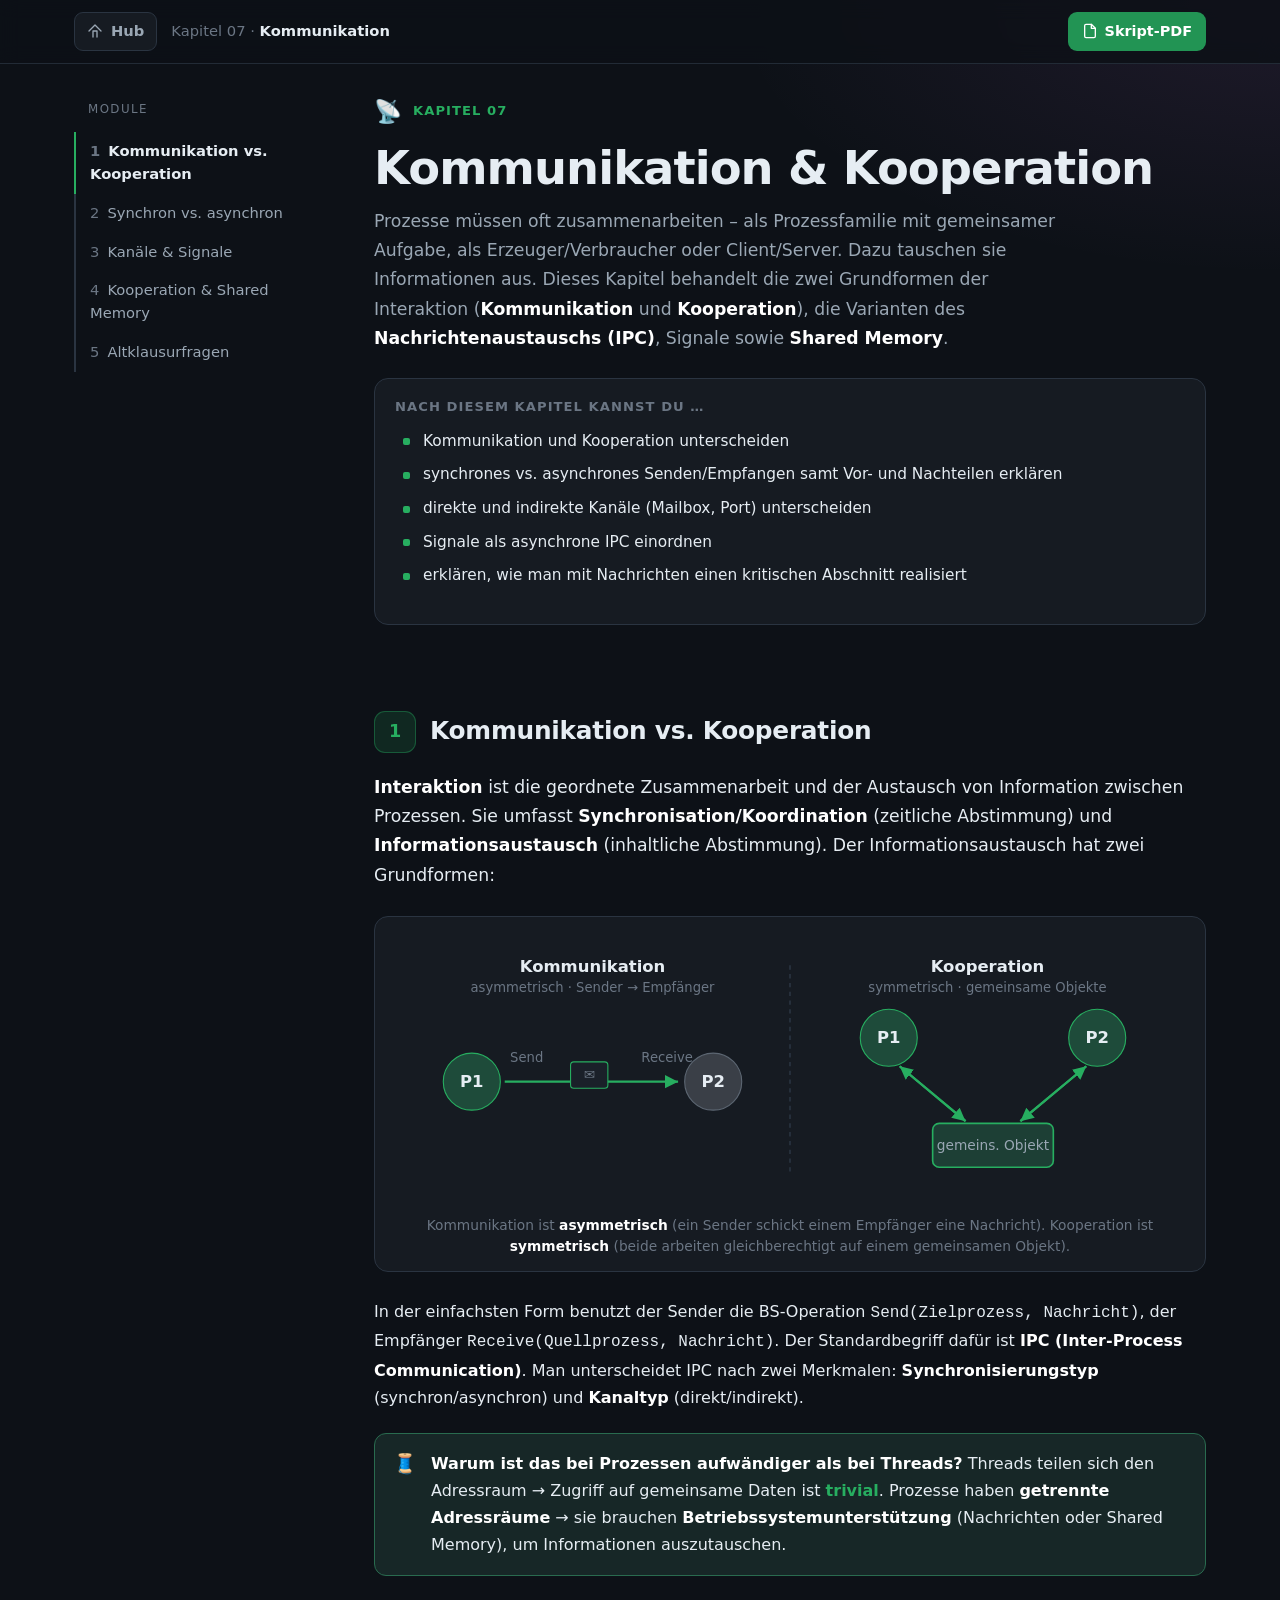
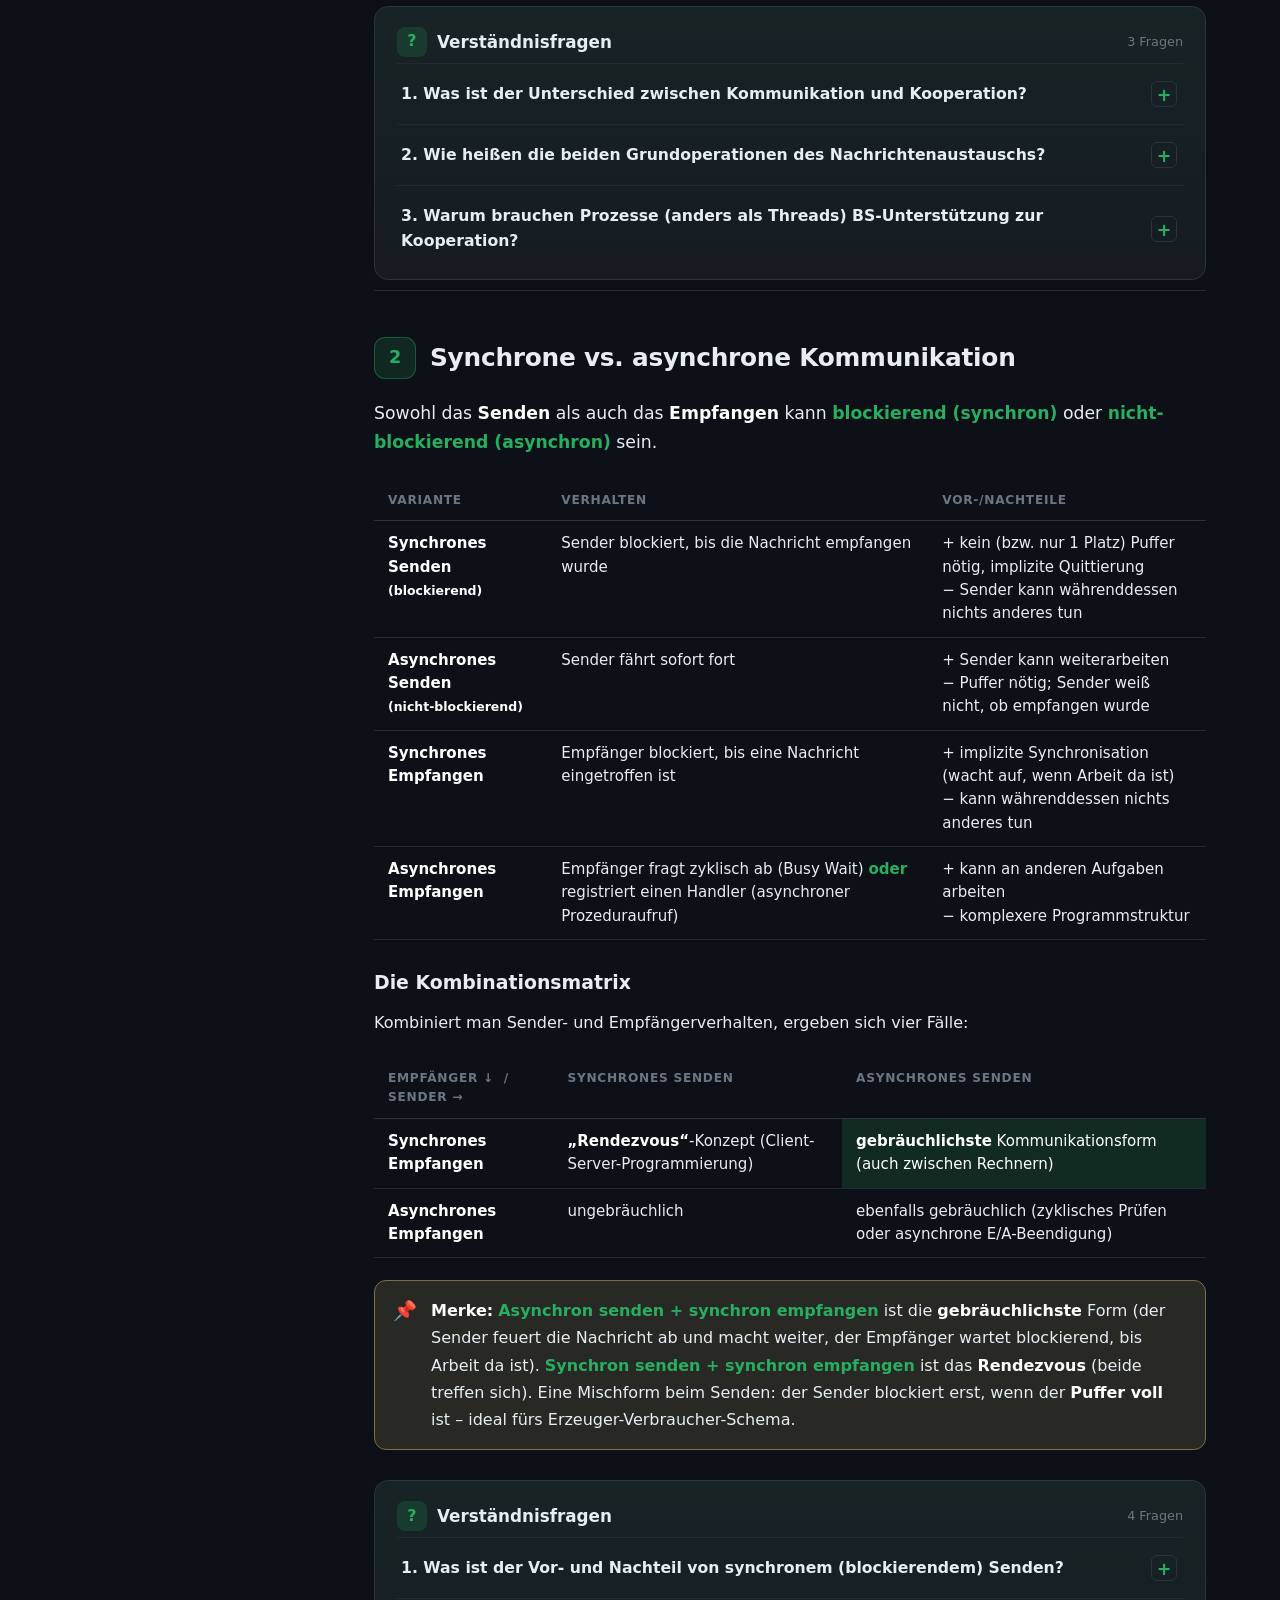
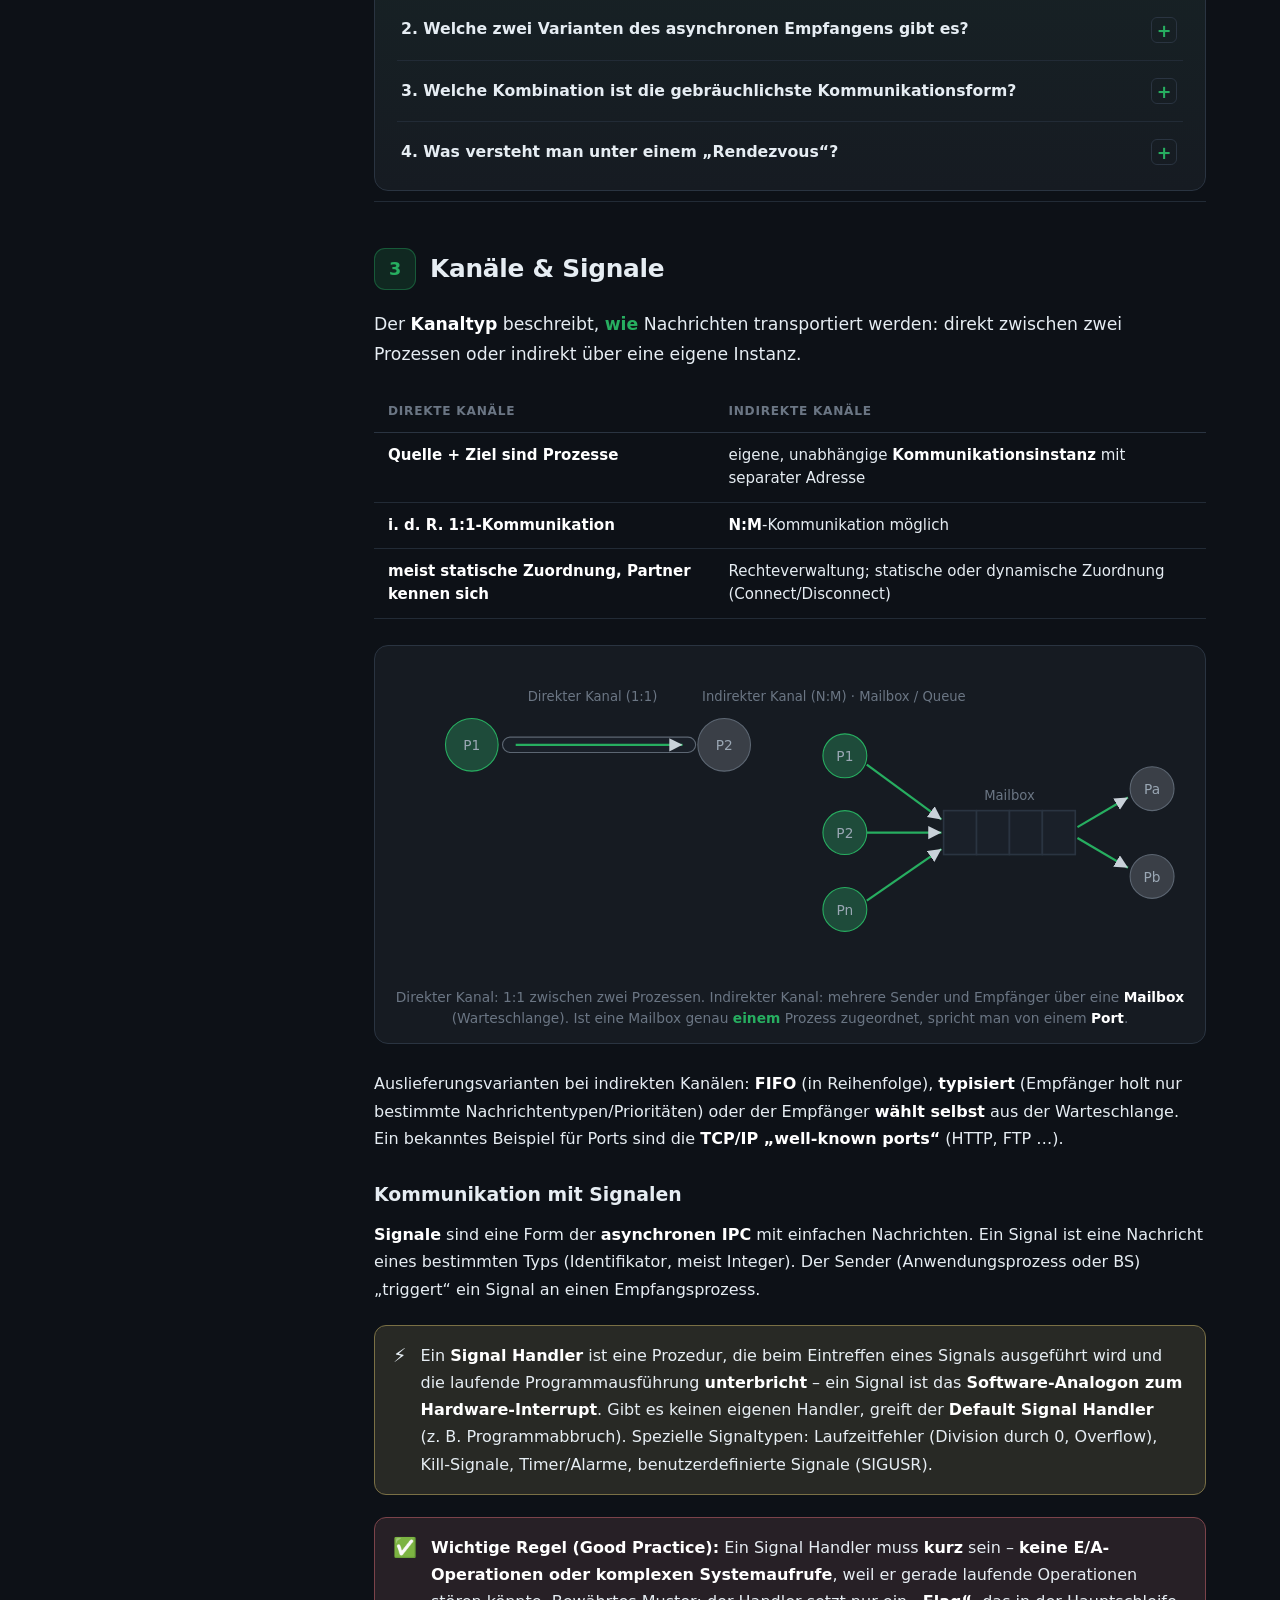
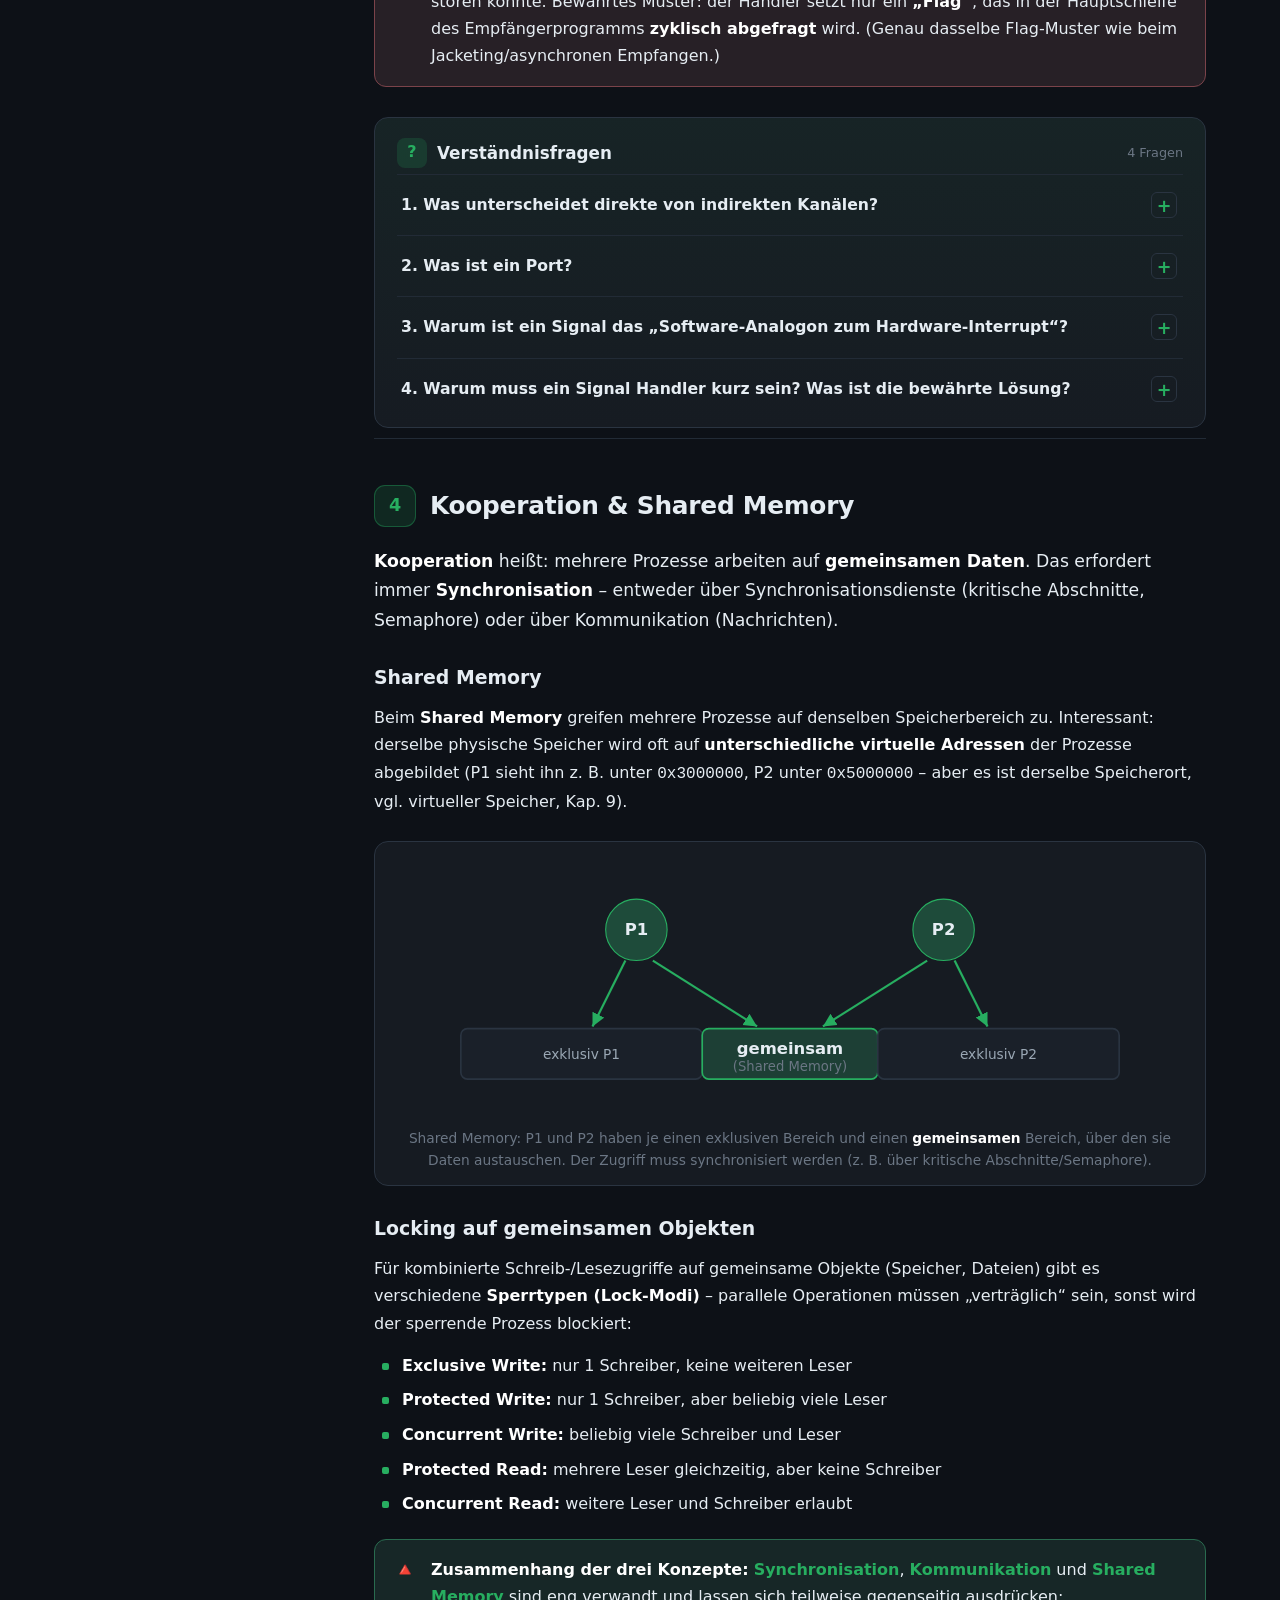
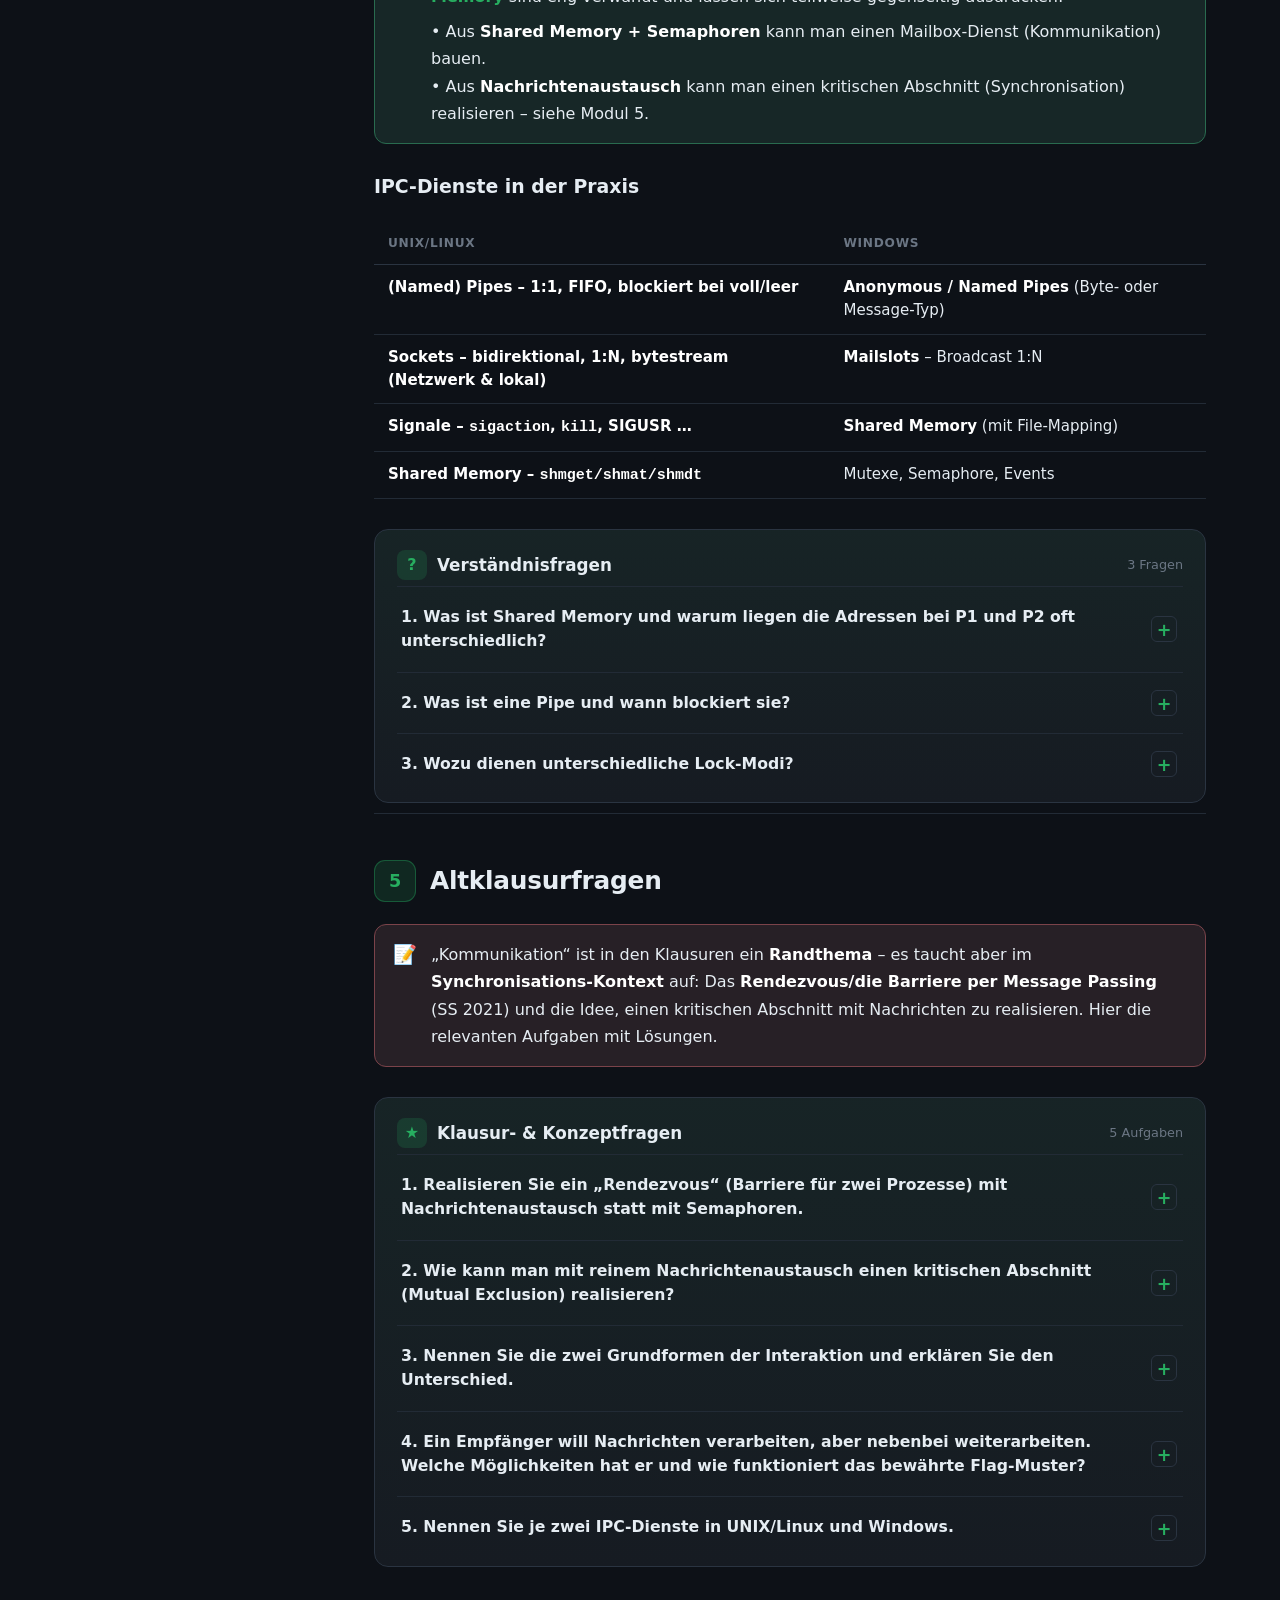
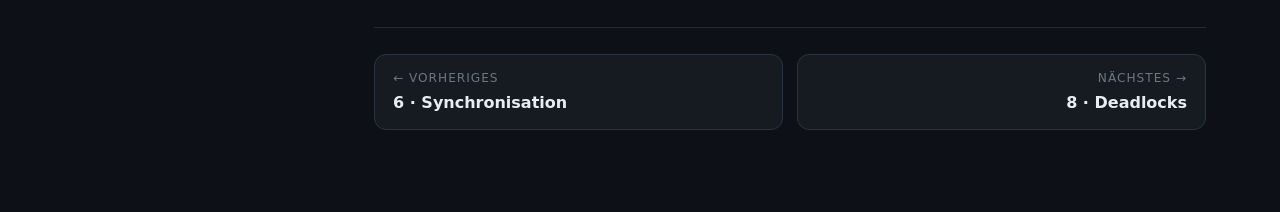
<file: kapitel-07.html>
<!DOCTYPE html>
<html lang="de">
<head>
  <meta charset="UTF-8" />
  <meta name="viewport" content="width=device-width, initial-scale=1.0" />
  <title>Kapitel 7 · Kommunikation · Betriebssysteme</title>
  <link rel="stylesheet" href="css/style.css" />
  <link rel="stylesheet" href="css/chapter.css" />
  <link rel="icon" href="data:image/svg+xml,<svg xmlns='http://www.w3.org/2000/svg' viewBox='0 0 100 100'><text y='.9em' font-size='90'>📡</text></svg>" />
</head>
<body class="chapter" style="--chapter-accent:#27ae60;">
  <div class="progress"></div>

  <!-- ============================================================ TOPBAR -->
  <div class="topbar">
    <div class="topbar__inner">
      <a class="home" href="index.html">
        <svg viewBox="0 0 24 24" width="16" height="16" fill="none" stroke="currentColor" stroke-width="2" stroke-linecap="round" stroke-linejoin="round"><path d="M3 12l9-9 9 9"/><path d="M9 21V12h6v9"/></svg>
        Hub
      </a>
      <span class="crumb">Kapitel 07 · <b>Kommunikation</b></span>
      <span class="spacer"></span>
      <a class="pdf-link" href="Themen/OS_7_Kommunikation.pdf" target="_blank" rel="noopener">
        <svg viewBox="0 0 24 24" fill="none" stroke="currentColor" stroke-width="2" stroke-linecap="round" stroke-linejoin="round"><path d="M14 2H6a2 2 0 0 0-2 2v16a2 2 0 0 0 2 2h12a2 2 0 0 0 2-2V8z"/><path d="M14 2v6h6"/></svg>
        Skript-PDF
      </a>
    </div>
  </div>

  <!-- ============================================================ LAYOUT -->
  <div class="chapter-layout">

    <!-- Inhaltsverzeichnis -->
    <nav class="toc">
      <div class="toc-title">Module</div>
      <ol>
        <li><a href="#modul-1"><span class="mod-num">1</span>Kommunikation vs. Kooperation</a></li>
        <li><a href="#modul-2"><span class="mod-num">2</span>Synchron vs. asynchron</a></li>
        <li><a href="#modul-3"><span class="mod-num">3</span>Kanäle &amp; Signale</a></li>
        <li><a href="#modul-4"><span class="mod-num">4</span>Kooperation &amp; Shared Memory</a></li>
        <li><a href="#modul-5"><span class="mod-num">5</span>Altklausurfragen</a></li>
      </ol>
    </nav>

    <!-- Hauptinhalt -->
    <main class="content">

      <!-- Kapitel-Kopf -->
      <header class="chapter-hero">
        <div class="kicker"><span class="ico">📡</span> Kapitel 07</div>
        <h1>Kommunikation &amp; Kooperation</h1>
        <p class="intro">
          Prozesse müssen oft zusammenarbeiten – als Prozessfamilie mit gemeinsamer Aufgabe,
          als Erzeuger/Verbraucher oder Client/Server. Dazu tauschen sie Informationen aus.
          Dieses Kapitel behandelt die zwei Grundformen der Interaktion
          (<strong>Kommunikation</strong> und <strong>Kooperation</strong>), die Varianten des
          <strong>Nachrichtenaustauschs (IPC)</strong>, Signale sowie <strong>Shared Memory</strong>.
        </p>

        <div class="goals">
          <h4>Nach diesem Kapitel kannst du …</h4>
          <ul>
            <li>Kommunikation und Kooperation unterscheiden</li>
            <li>synchrones vs. asynchrones Senden/Empfangen samt Vor- und Nachteilen erklären</li>
            <li>direkte und indirekte Kanäle (Mailbox, Port) unterscheiden</li>
            <li>Signale als asynchrone IPC einordnen</li>
            <li>erklären, wie man mit Nachrichten einen kritischen Abschnitt realisiert</li>
          </ul>
        </div>
      </header>

      <!-- =================================================== MODUL 1 -->
      <section class="module" id="modul-1">
        <div class="module__head">
          <div class="module__num">1</div>
          <h2>Kommunikation vs. Kooperation</h2>
        </div>

        <p class="lead">
          <strong>Interaktion</strong> ist die geordnete Zusammenarbeit und der Austausch von
          Information zwischen Prozessen. Sie umfasst <strong>Synchronisation/Koordination</strong>
          (zeitliche Abstimmung) und <strong>Informationsaustausch</strong> (inhaltliche
          Abstimmung). Der Informationsaustausch hat zwei Grundformen:
        </p>

        <figure class="sketch">
          <svg viewBox="0 0 720 240" role="img" aria-label="Kommunikation asymmetrisch vs Kooperation symmetrisch">
            <!-- Trennlinie -->
            <line x1="360" y1="24" x2="360" y2="216" stroke="#2a3441" stroke-width="1.5" stroke-dasharray="4 4"/>

            <!-- Links: Kommunikation -->
            <text class="sk-label" x="180" y="30" text-anchor="middle" fill="#27ae60">Kommunikation</text>
            <text class="sk-faint" x="180" y="48" text-anchor="middle">asymmetrisch · Sender → Empfänger</text>
            <circle cx="70" cy="130" r="26" fill="color-mix(in srgb,#27ae60 30%,#1a2029)" stroke="#27ae60"/><text x="70" y="135" text-anchor="middle" class="sk-label">P1</text>
            <circle cx="290" cy="130" r="26" fill="#3a3f47" stroke="#5c6672"/><text x="290" y="135" text-anchor="middle" class="sk-label">P2</text>
            <path class="sk-arrow" d="M100 130 L258 130" marker-end="url(#k-arr)" stroke="#27ae60"/>
            <rect x="160" y="112" width="34" height="24" rx="3" fill="#1a2029" stroke="#27ae60"/><text x="177" y="128" text-anchor="middle" class="sk-faint" font-size="10">✉</text>
            <text class="sk-faint" x="120" y="112" text-anchor="middle">Send</text>
            <text class="sk-faint" x="248" y="112" text-anchor="middle">Receive</text>

            <!-- Rechts: Kooperation -->
            <text class="sk-label" x="540" y="30" text-anchor="middle" fill="#27ae60">Kooperation</text>
            <text class="sk-faint" x="540" y="48" text-anchor="middle">symmetrisch · gemeinsame Objekte</text>
            <circle cx="450" cy="90" r="26" fill="color-mix(in srgb,#27ae60 30%,#1a2029)" stroke="#27ae60"/><text x="450" y="95" text-anchor="middle" class="sk-label">P1</text>
            <circle cx="640" cy="90" r="26" fill="color-mix(in srgb,#27ae60 30%,#1a2029)" stroke="#27ae60"/><text x="640" y="95" text-anchor="middle" class="sk-label">P2</text>
            <rect x="490" y="168" width="110" height="40" rx="6" class="sk-accent"/><text x="545" y="192" text-anchor="middle" class="sk-sub">gemeins. Objekt</text>
            <path class="sk-arrow" d="M460 116 L520 166" marker-end="url(#k-arr)" stroke="#27ae60"/>
            <path class="sk-arrow" d="M520 166 L460 116" marker-end="url(#k-arr)" stroke="#27ae60"/>
            <path class="sk-arrow" d="M630 116 L570 166" marker-end="url(#k-arr)" stroke="#27ae60"/>
            <path class="sk-arrow" d="M570 166 L630 116" marker-end="url(#k-arr)" stroke="#27ae60"/>

            <defs>
              <marker id="k-arr" markerWidth="9" markerHeight="9" refX="6" refY="3" orient="auto"><path d="M0,0 L6,3 L0,6 Z" fill="#27ae60"/></marker>
            </defs>
          </svg>
          <figcaption>Kommunikation ist <strong>asymmetrisch</strong> (ein Sender schickt einem Empfänger eine Nachricht). Kooperation ist <strong>symmetrisch</strong> (beide arbeiten gleichberechtigt auf einem gemeinsamen Objekt).</figcaption>
        </figure>

        <p>
          In der einfachsten Form benutzt der Sender die BS-Operation
          <code>Send(Zielprozess, Nachricht)</code>, der Empfänger
          <code>Receive(Quellprozess, Nachricht)</code>. Der Standardbegriff dafür ist
          <strong>IPC (Inter-Process Communication)</strong>. Man unterscheidet IPC nach zwei
          Merkmalen: <strong>Synchronisierungstyp</strong> (synchron/asynchron) und
          <strong>Kanaltyp</strong> (direkt/indirekt).
        </p>

        <div class="callout callout--note">
          <div class="cico">🧵</div>
          <div class="callout__body">
            <p><strong>Warum ist das bei Prozessen aufwändiger als bei Threads?</strong> Threads
            teilen sich den Adressraum → Zugriff auf gemeinsame Daten ist <em>trivial</em>.
            Prozesse haben <strong>getrennte Adressräume</strong> → sie brauchen
            <strong>Betriebssystemunterstützung</strong> (Nachrichten oder Shared Memory), um
            Informationen auszutauschen.</p>
          </div>
        </div>

        <div class="questions">
          <div class="questions__head">
            <span class="q-ico">?</span><h3>Verständnisfragen</h3><span class="count">3 Fragen</span>
          </div>
          <details class="q">
            <summary>1. Was ist der Unterschied zwischen Kommunikation und Kooperation?</summary>
            <div class="answer"><strong>Kommunikation</strong> ist <strong>asymmetrisch</strong>:
              ein Sender schickt einem Empfänger eine Nachricht (Send/Receive).
              <strong>Kooperation</strong> ist <strong>symmetrisch</strong>: mehrere Prozesse
              arbeiten gleichberechtigt auf gemeinsamen Objekten/Daten.</div>
          </details>
          <details class="q">
            <summary>2. Wie heißen die beiden Grundoperationen des Nachrichtenaustauschs?</summary>
            <div class="answer"><code>Send(Zielprozess, Nachricht)</code> und
              <code>Receive(Quellprozess, Nachricht)</code>. Der Oberbegriff ist
              <strong>IPC</strong> (Inter-Process Communication).</div>
          </details>
          <details class="q">
            <summary>3. Warum brauchen Prozesse (anders als Threads) BS-Unterstützung zur Kooperation?</summary>
            <div class="answer">Weil Prozesse <strong>getrennte Adressräume</strong> haben; sie
              können nicht einfach auf gemeinsame Variablen zugreifen. Threads dagegen teilen sich
              den Adressraum (Zugriff trivial).</div>
          </details>
        </div>
      </section>

      <!-- =================================================== MODUL 2 -->
      <section class="module" id="modul-2">
        <div class="module__head">
          <div class="module__num">2</div>
          <h2>Synchrone vs. asynchrone Kommunikation</h2>
        </div>

        <p class="lead">
          Sowohl das <strong>Senden</strong> als auch das <strong>Empfangen</strong> kann
          <em>blockierend (synchron)</em> oder <em>nicht-blockierend (asynchron)</em> sein.
        </p>

        <div class="table-wrap">
          <table class="cmp">
            <thead><tr><th>Variante</th><th>Verhalten</th><th>Vor-/Nachteile</th></tr></thead>
            <tbody>
              <tr>
                <td>Synchrones Senden<br><span class="sk-sub">(blockierend)</span></td>
                <td>Sender blockiert, bis die Nachricht empfangen wurde</td>
                <td>+ kein (bzw. nur 1 Platz) Puffer nötig, implizite Quittierung<br>− Sender kann währenddessen nichts anderes tun</td>
              </tr>
              <tr>
                <td>Asynchrones Senden<br><span class="sk-sub">(nicht-blockierend)</span></td>
                <td>Sender fährt sofort fort</td>
                <td>+ Sender kann weiterarbeiten<br>− Puffer nötig; Sender weiß nicht, ob empfangen wurde</td>
              </tr>
              <tr>
                <td>Synchrones Empfangen</td>
                <td>Empfänger blockiert, bis eine Nachricht eingetroffen ist</td>
                <td>+ implizite Synchronisation (wacht auf, wenn Arbeit da ist)<br>− kann währenddessen nichts anderes tun</td>
              </tr>
              <tr>
                <td>Asynchrones Empfangen</td>
                <td>Empfänger fragt zyklisch ab (Busy Wait) <em>oder</em> registriert einen Handler (asynchroner Prozeduraufruf)</td>
                <td>+ kann an anderen Aufgaben arbeiten<br>− komplexere Programmstruktur</td>
              </tr>
            </tbody>
          </table>
        </div>

        <h3>Die Kombinationsmatrix</h3>
        <p>Kombiniert man Sender- und Empfängerverhalten, ergeben sich vier Fälle:</p>
        <div class="table-wrap">
          <table class="cmp">
            <thead>
              <tr><th>Empfänger ↓ &nbsp;/&nbsp; Sender →</th><th>Synchrones Senden</th><th>Asynchrones Senden</th></tr>
            </thead>
            <tbody>
              <tr>
                <td>Synchrones Empfangen</td>
                <td><strong>„Rendezvous“</strong>-Konzept (Client-Server-Programmierung)</td>
                <td style="background:color-mix(in srgb,#27ae60 16%,transparent);color:#fff"><strong>gebräuchlichste</strong> Kommunikationsform (auch zwischen Rechnern)</td>
              </tr>
              <tr>
                <td>Asynchrones Empfangen</td>
                <td>ungebräuchlich</td>
                <td>ebenfalls gebräuchlich (zyklisches Prüfen oder asynchrone E/A-Beendigung)</td>
              </tr>
            </tbody>
          </table>
        </div>

        <div class="callout callout--merke">
          <div class="cico">📌</div>
          <div class="callout__body">
            <p><strong>Merke:</strong> <em>Asynchron senden + synchron empfangen</em> ist die
            <strong>gebräuchlichste</strong> Form (der Sender feuert die Nachricht ab und macht
            weiter, der Empfänger wartet blockierend, bis Arbeit da ist). <em>Synchron senden +
            synchron empfangen</em> ist das <strong>Rendezvous</strong> (beide treffen sich).
            Eine Mischform beim Senden: der Sender blockiert erst, wenn der <strong>Puffer
            voll</strong> ist – ideal fürs Erzeuger-Verbraucher-Schema.</p>
          </div>
        </div>

        <div class="questions">
          <div class="questions__head">
            <span class="q-ico">?</span><h3>Verständnisfragen</h3><span class="count">4 Fragen</span>
          </div>
          <details class="q">
            <summary>1. Was ist der Vor- und Nachteil von synchronem (blockierendem) Senden?</summary>
            <div class="answer"><strong>Vorteil:</strong> kein Puffer nötig, implizite Quittierung
              (der Sender weiß, dass empfangen wurde). <strong>Nachteil:</strong> Der Sender kann
              während der Blockade nichts anderes erledigen.</div>
          </details>
          <details class="q">
            <summary>2. Welche zwei Varianten des asynchronen Empfangens gibt es?</summary>
            <div class="answer"><strong>Variante A (Busy Wait):</strong> der Empfänger fragt
              zyklisch, ob eine Nachricht da ist. <strong>Variante B (asynchroner
              Prozeduraufruf):</strong> der Empfänger registriert einen <strong>Handler</strong>;
              trifft die Nachricht ein, unterbricht das BS das Programm und startet den Handler.</div>
          </details>
          <details class="q">
            <summary>3. Welche Kombination ist die gebräuchlichste Kommunikationsform?</summary>
            <div class="answer"><strong>Asynchron senden + synchron empfangen</strong> – auch für
              die Kommunikation zwischen Rechnern.</div>
          </details>
          <details class="q">
            <summary>4. Was versteht man unter einem „Rendezvous“?</summary>
            <div class="answer"><strong>Synchrones Senden + synchrones Empfangen</strong>: Sender
              und Empfänger „treffen“ sich – beide blockieren, bis die Nachricht übergeben ist.
              Typisch für Client-Server-Programmierung.</div>
          </details>
        </div>
      </section>

      <!-- =================================================== MODUL 3 -->
      <section class="module" id="modul-3">
        <div class="module__head">
          <div class="module__num">3</div>
          <h2>Kanäle &amp; Signale</h2>
        </div>

        <p class="lead">
          Der <strong>Kanaltyp</strong> beschreibt, <em>wie</em> Nachrichten transportiert werden:
          direkt zwischen zwei Prozessen oder indirekt über eine eigene Instanz.
        </p>

        <div class="table-wrap">
          <table class="cmp">
            <thead><tr><th>Direkte Kanäle</th><th>Indirekte Kanäle</th></tr></thead>
            <tbody>
              <tr><td>Quelle + Ziel sind <strong>Prozesse</strong></td><td>eigene, unabhängige <strong>Kommunikationsinstanz</strong> mit separater Adresse</td></tr>
              <tr><td>i.&nbsp;d.&nbsp;R. <strong>1:1</strong>-Kommunikation</td><td><strong>N:M</strong>-Kommunikation möglich</td></tr>
              <tr><td>meist statische Zuordnung, Partner kennen sich</td><td>Rechteverwaltung; statische oder dynamische Zuordnung (Connect/Disconnect)</td></tr>
            </tbody>
          </table>
        </div>

        <figure class="sketch">
          <svg viewBox="0 0 720 280" role="img" aria-label="Direkter Kanal und indirekter Kanal mit Mailbox">
            <!-- Direkt -->
            <text class="sk-faint" x="180" y="30" text-anchor="middle">Direkter Kanal (1:1)</text>
            <circle cx="70" cy="70" r="24" fill="color-mix(in srgb,#27ae60 30%,#1a2029)" stroke="#27ae60"/><text x="70" y="75" text-anchor="middle" class="sk-sub">P1</text>
            <circle cx="300" cy="70" r="24" fill="#3a3f47" stroke="#5c6672"/><text x="300" y="75" text-anchor="middle" class="sk-sub">P2</text>
            <rect x="98" y="63" width="176" height="14" rx="7" fill="#1a2029" stroke="#5c6672"/>
            <path class="sk-arrow" d="M110 70 L262 70" marker-end="url(#c-arr)" stroke="#27ae60"/>

            <!-- Indirekt: Mailbox N:M -->
            <text class="sk-faint" x="400" y="30" text-anchor="middle">Indirekter Kanal (N:M) · Mailbox / Queue</text>
            <!-- Sender -->
            <circle cx="410" cy="80" r="20" fill="color-mix(in srgb,#27ae60 30%,#1a2029)" stroke="#27ae60"/><text x="410" y="85" text-anchor="middle" class="sk-sub">P1</text>
            <circle cx="410" cy="150" r="20" fill="color-mix(in srgb,#27ae60 30%,#1a2029)" stroke="#27ae60"/><text x="410" y="155" text-anchor="middle" class="sk-sub">P2</text>
            <circle cx="410" cy="220" r="20" fill="color-mix(in srgb,#27ae60 30%,#1a2029)" stroke="#27ae60"/><text x="410" y="225" text-anchor="middle" class="sk-sub">Pn</text>
            <!-- Mailbox -->
            <g>
              <rect class="sk-box" x="500" y="130" width="30" height="40"/>
              <rect class="sk-box" x="530" y="130" width="30" height="40"/>
              <rect class="sk-box" x="560" y="130" width="30" height="40"/>
              <rect class="sk-box" x="590" y="130" width="30" height="40"/>
            </g>
            <text class="sk-faint" x="560" y="120" text-anchor="middle">Mailbox</text>
            <!-- Empfänger -->
            <circle cx="690" cy="110" r="20" fill="#3a3f47" stroke="#5c6672"/><text x="690" y="115" text-anchor="middle" class="sk-sub">Pa</text>
            <circle cx="690" cy="190" r="20" fill="#3a3f47" stroke="#5c6672"/><text x="690" y="195" text-anchor="middle" class="sk-sub">Pb</text>
            <!-- Pfeile in Mailbox -->
            <path class="sk-arrow" d="M430 88 L498 138" marker-end="url(#c-arr)"/>
            <path class="sk-arrow" d="M430 150 L498 150" marker-end="url(#c-arr)"/>
            <path class="sk-arrow" d="M430 212 L498 165" marker-end="url(#c-arr)"/>
            <!-- Pfeile aus Mailbox -->
            <path class="sk-arrow" d="M622 145 L668 118" marker-end="url(#c-arr)"/>
            <path class="sk-arrow" d="M622 155 L668 182" marker-end="url(#c-arr)"/>

            <defs>
              <marker id="c-arr" markerWidth="9" markerHeight="9" refX="6" refY="3" orient="auto"><path d="M0,0 L6,3 L0,6 Z" fill="#c9d1d9"/></marker>
            </defs>
          </svg>
          <figcaption>Direkter Kanal: 1:1 zwischen zwei Prozessen. Indirekter Kanal: mehrere Sender und Empfänger über eine <strong>Mailbox</strong> (Warteschlange). Ist eine Mailbox genau <em>einem</em> Prozess zugeordnet, spricht man von einem <strong>Port</strong>.</figcaption>
        </figure>

        <p>
          Auslieferungsvarianten bei indirekten Kanälen: <strong>FIFO</strong> (in Reihenfolge),
          <strong>typisiert</strong> (Empfänger holt nur bestimmte Nachrichtentypen/Prioritäten)
          oder der Empfänger <strong>wählt selbst</strong> aus der Warteschlange. Ein bekanntes
          Beispiel für Ports sind die <strong>TCP/IP „well-known ports“</strong> (HTTP, FTP …).
        </p>

        <h3>Kommunikation mit Signalen</h3>
        <p>
          <strong>Signale</strong> sind eine Form der <strong>asynchronen IPC</strong> mit
          einfachen Nachrichten. Ein Signal ist eine Nachricht eines bestimmten Typs
          (Identifikator, meist Integer). Der Sender (Anwendungsprozess oder BS) „triggert“ ein
          Signal an einen Empfangsprozess.
        </p>
        <div class="callout callout--merke">
          <div class="cico">⚡</div>
          <div class="callout__body">
            <p>Ein <strong>Signal Handler</strong> ist eine Prozedur, die beim Eintreffen eines
            Signals ausgeführt wird und die laufende Programmausführung <strong>unterbricht</strong>
            – ein Signal ist das <strong>Software-Analogon zum Hardware-Interrupt</strong>. Gibt es
            keinen eigenen Handler, greift der <strong>Default Signal Handler</strong> (z.&nbsp;B.
            Programmabbruch). Spezielle Signaltypen: Laufzeitfehler (Division durch 0, Overflow),
            Kill-Signale, Timer/Alarme, benutzerdefinierte Signale (SIGUSR).</p>
          </div>
        </div>
        <div class="callout callout--exam">
          <div class="cico">✅</div>
          <div class="callout__body">
            <p><strong>Wichtige Regel (Good Practice):</strong> Ein Signal Handler muss
            <strong>kurz</strong> sein – <strong>keine E/A-Operationen oder komplexen
            Systemaufrufe</strong>, weil er gerade laufende Operationen stören könnte. Bewährtes
            Muster: der Handler setzt nur ein <strong>„Flag“</strong>, das in der Hauptschleife
            des Empfängerprogramms <strong>zyklisch abgefragt</strong> wird. (Genau dasselbe
            Flag-Muster wie beim Jacketing/asynchronen Empfangen.)</p>
          </div>
        </div>

        <div class="questions">
          <div class="questions__head">
            <span class="q-ico">?</span><h3>Verständnisfragen</h3><span class="count">4 Fragen</span>
          </div>
          <details class="q">
            <summary>1. Was unterscheidet direkte von indirekten Kanälen?</summary>
            <div class="answer"><strong>Direkt:</strong> Quelle und Ziel sind Prozesse, meist
              1:1, Partner kennen sich. <strong>Indirekt:</strong> eine eigene
              Kommunikationsinstanz (Mailbox/Queue) mit separater Adresse, N:M möglich, mit
              Rechteverwaltung.</div>
          </details>
          <details class="q">
            <summary>2. Was ist ein Port?</summary>
            <div class="answer">Eine <strong>Mailbox, die genau einem Prozess zugeordnet</strong>
              ist. Sendevorgänge gehen dann an Ports statt an Prozesse (z.&nbsp;B. TCP/IP well-known
              ports für HTTP/FTP).</div>
          </details>
          <details class="q">
            <summary>3. Warum ist ein Signal das „Software-Analogon zum Hardware-Interrupt“?</summary>
            <div class="answer">Weil der Signal Handler die laufende Programmausführung
              <strong>unterbricht</strong> – so wie ein Hardware-Interrupt die CPU unterbricht –
              und dann eine Behandlungsroutine ausführt.</div>
          </details>
          <details class="q">
            <summary>4. Warum muss ein Signal Handler kurz sein? Was ist die bewährte Lösung?</summary>
            <div class="answer">Weil er gerade laufende Operationen (z.&nbsp;B. Systemaufrufe) stören
              könnte – daher <strong>keine E/A/komplexen Aufrufe</strong> im Handler. Lösung: der
              Handler setzt nur ein <strong>Flag</strong>, das die Hauptschleife zyklisch abfragt
              und dort die eigentliche Reaktion ausführt.</div>
          </details>
        </div>
      </section>

      <!-- =================================================== MODUL 4 -->
      <section class="module" id="modul-4">
        <div class="module__head">
          <div class="module__num">4</div>
          <h2>Kooperation &amp; Shared Memory</h2>
        </div>

        <p class="lead">
          <strong>Kooperation</strong> heißt: mehrere Prozesse arbeiten auf <strong>gemeinsamen
          Daten</strong>. Das erfordert immer <strong>Synchronisation</strong> – entweder über
          Synchronisationsdienste (kritische Abschnitte, Semaphore) oder über Kommunikation
          (Nachrichten).
        </p>

        <h3>Shared Memory</h3>
        <p>
          Beim <strong>Shared Memory</strong> greifen mehrere Prozesse auf denselben
          Speicherbereich zu. Interessant: derselbe physische Speicher wird oft auf
          <strong>unterschiedliche virtuelle Adressen</strong> der Prozesse abgebildet (P1 sieht
          ihn z.&nbsp;B. unter <code>0x3000000</code>, P2 unter <code>0x5000000</code> – aber es ist
          derselbe Speicherort, vgl. virtueller Speicher, Kap.&nbsp;9).
        </p>

        <figure class="sketch">
          <svg viewBox="0 0 720 230" role="img" aria-label="Shared Memory zwischen zwei Prozessen">
            <circle cx="220" cy="60" r="28" fill="color-mix(in srgb,#27ae60 30%,#1a2029)" stroke="#27ae60"/><text x="220" y="65" text-anchor="middle" class="sk-label">P1</text>
            <circle cx="500" cy="60" r="28" fill="color-mix(in srgb,#27ae60 30%,#1a2029)" stroke="#27ae60"/><text x="500" y="65" text-anchor="middle" class="sk-label">P2</text>

            <!-- Speicherbänder -->
            <rect class="sk-box" x="60" y="150" width="220" height="46" rx="6"/><text x="170" y="178" text-anchor="middle" class="sk-sub">exklusiv P1</text>
            <rect x="280" y="150" width="160" height="46" rx="6" fill="color-mix(in srgb,#27ae60 22%,#1a2029)" stroke="#27ae60" stroke-width="1.5"/><text x="360" y="173" text-anchor="middle" class="sk-label" font-size="13">gemeinsam</text><text x="360" y="189" text-anchor="middle" class="sk-faint" font-size="10">(Shared Memory)</text>
            <rect class="sk-box" x="440" y="150" width="220" height="46" rx="6"/><text x="550" y="178" text-anchor="middle" class="sk-sub">exklusiv P2</text>

            <!-- Pfeile -->
            <path class="sk-arrow" d="M210 88 L180 148" marker-end="url(#sm-arr)" stroke="#27ae60"/>
            <path class="sk-arrow" d="M235 88 L330 148" marker-end="url(#sm-arr)" stroke="#27ae60"/>
            <path class="sk-arrow" d="M510 88 L540 148" marker-end="url(#sm-arr)" stroke="#27ae60"/>
            <path class="sk-arrow" d="M485 88 L390 148" marker-end="url(#sm-arr)" stroke="#27ae60"/>

            <defs>
              <marker id="sm-arr" markerWidth="9" markerHeight="9" refX="6" refY="3" orient="auto"><path d="M0,0 L6,3 L0,6 Z" fill="#27ae60"/></marker>
            </defs>
          </svg>
          <figcaption>Shared Memory: P1 und P2 haben je einen exklusiven Bereich und einen <strong>gemeinsamen</strong> Bereich, über den sie Daten austauschen. Der Zugriff muss synchronisiert werden (z.&nbsp;B. über kritische Abschnitte/Semaphore).</figcaption>
        </figure>

        <h3>Locking auf gemeinsamen Objekten</h3>
        <p>
          Für kombinierte Schreib-/Lesezugriffe auf gemeinsame Objekte (Speicher, Dateien) gibt
          es verschiedene <strong>Sperrtypen (Lock-Modi)</strong> – parallele Operationen müssen
          „verträglich“ sein, sonst wird der sperrende Prozess blockiert:
        </p>
        <ul>
          <li><strong>Exclusive Write:</strong> nur 1 Schreiber, keine weiteren Leser</li>
          <li><strong>Protected Write:</strong> nur 1 Schreiber, aber beliebig viele Leser</li>
          <li><strong>Concurrent Write:</strong> beliebig viele Schreiber und Leser</li>
          <li><strong>Protected Read:</strong> mehrere Leser gleichzeitig, aber keine Schreiber</li>
          <li><strong>Concurrent Read:</strong> weitere Leser und Schreiber erlaubt</li>
        </ul>

        <div class="callout callout--note">
          <div class="cico">🔺</div>
          <div class="callout__body">
            <p><strong>Zusammenhang der drei Konzepte:</strong> <em>Synchronisation</em>,
            <em>Kommunikation</em> und <em>Shared Memory</em> sind eng verwandt und lassen sich
            teilweise gegenseitig ausdrücken:</p>
            <p>• Aus <strong>Shared Memory + Semaphoren</strong> kann man einen Mailbox-Dienst
            (Kommunikation) bauen.<br>
            • Aus <strong>Nachrichtenaustausch</strong> kann man einen kritischen Abschnitt
            (Synchronisation) realisieren – siehe Modul&nbsp;5.</p>
          </div>
        </div>

        <h3>IPC-Dienste in der Praxis</h3>
        <div class="table-wrap">
          <table class="cmp">
            <thead><tr><th>UNIX/Linux</th><th>Windows</th></tr></thead>
            <tbody>
              <tr><td><strong>(Named) Pipes</strong> – 1:1, FIFO, blockiert bei voll/leer</td><td><strong>Anonymous / Named Pipes</strong> (Byte- oder Message-Typ)</td></tr>
              <tr><td><strong>Sockets</strong> – bidirektional, 1:N, bytestream (Netzwerk &amp; lokal)</td><td><strong>Mailslots</strong> – Broadcast 1:N</td></tr>
              <tr><td><strong>Signale</strong> – <code>sigaction</code>, <code>kill</code>, SIGUSR …</td><td><strong>Shared Memory</strong> (mit File-Mapping)</td></tr>
              <tr><td><strong>Shared Memory</strong> – <code>shmget/shmat/shmdt</code></td><td>Mutexe, Semaphore, Events</td></tr>
            </tbody>
          </table>
        </div>

        <div class="questions">
          <div class="questions__head">
            <span class="q-ico">?</span><h3>Verständnisfragen</h3><span class="count">3 Fragen</span>
          </div>
          <details class="q">
            <summary>1. Was ist Shared Memory und warum liegen die Adressen bei P1 und P2 oft unterschiedlich?</summary>
            <div class="answer">Ein <strong>gemeinsamer Speicherbereich</strong>, auf den mehrere
              Prozesse zugreifen. Wegen des <strong>virtuellen Speichers</strong> (Kap.&nbsp;9) wird
              derselbe physische Bereich auf <strong>unterschiedliche virtuelle Adressen</strong>
              der Prozesse abgebildet – es ist aber derselbe Speicherort.</div>
          </details>
          <details class="q">
            <summary>2. Was ist eine Pipe und wann blockiert sie?</summary>
            <div class="answer">Ein <strong>1:1-Pfad</strong> für einen gerichteten Zeichenstrom
              mit FIFO-Auslieferung. Ist die Pipe <strong>voll</strong>, blockiert der Sender; ist
              sie <strong>leer</strong>, blockiert der Empfänger. Eine <em>Named Pipe</em> hat einen
              Dateideskriptor und unterliegt dem Rechtekonzept.</div>
          </details>
          <details class="q">
            <summary>3. Wozu dienen unterschiedliche Lock-Modi?</summary>
            <div class="answer">Um parallele Schreib-/Lesezugriffe fein abzustufen (z.&nbsp;B.
              „mehrere Leser, kein Schreiber“). Nur <strong>verträgliche</strong> Operationen dürfen
              gleichzeitig laufen; sonst wird der sperrende Prozess blockiert.</div>
          </details>
        </div>
      </section>

      <!-- =================================================== MODUL 5 -->
      <section class="module" id="modul-5">
        <div class="module__head">
          <div class="module__num">5</div>
          <h2>Altklausurfragen</h2>
        </div>

        <div class="callout callout--exam">
          <div class="cico">📝</div>
          <div class="callout__body">
            <p>„Kommunikation“ ist in den Klausuren ein <strong>Randthema</strong> – es taucht
            aber im <strong>Synchronisations-Kontext</strong> auf: Das <strong>Rendezvous/die
            Barriere per Message Passing</strong> (SS 2021) und die Idee, einen kritischen
            Abschnitt mit Nachrichten zu realisieren. Hier die relevanten Aufgaben mit Lösungen.</p>
          </div>
        </div>

        <div class="questions">
          <div class="questions__head">
            <span class="q-ico">★</span><h3>Klausur- &amp; Konzeptfragen</h3><span class="count">5 Aufgaben</span>
          </div>

          <details class="q">
            <summary>1. Realisieren Sie ein „Rendezvous“ (Barriere für zwei Prozesse) mit Nachrichtenaustausch statt mit Semaphoren.</summary>
            <div class="answer">
              Jeder Prozess schickt dem anderen eine Nachricht, sobald er an der Barriere ist, und
              wartet dann <strong>blockierend</strong> auf die Nachricht des anderen:
              <ul>
                <li><strong>Prozess 1:</strong> …Befehle vor Barriere…; <code>send(P2, "fertig");</code> <code>receive(P2, msg);</code> …weiter…</li>
                <li><strong>Prozess 2:</strong> …Befehle vor Barriere…; <code>send(P1, "fertig");</code> <code>receive(P1, msg);</code> …weiter…</li>
              </ul>
              Weil beide <em>blockierend empfangen</em>, kommt keiner durch sein <code>receive</code>,
              bevor der andere gesendet hat → sie „treffen“ sich. (Semaphor-Variante: siehe Kap.&nbsp;6.)
              <span class="q-src">Quelle: Exam SS 2021 Q1g (Message-Passing-Variante)</span></div>
          </details>

          <details class="q">
            <summary>2. Wie kann man mit reinem Nachrichtenaustausch einen kritischen Abschnitt (Mutual Exclusion) realisieren?</summary>
            <div class="answer">
              Über ein einziges <strong>„Token“</strong> (eine Nachricht) in einer Mailbox. Zu
              Beginn wird <strong>genau eine</strong> Token-Nachricht in die Mailbox gelegt. Jeder
              Prozess:
              <ul>
                <li><code>receive(token);</code> &nbsp;<span class="sk-sub">// Eintritt: holt das Token (blockiert, falls keins da)</span></li>
                <li>… kritischer Abschnitt …</li>
                <li><code>send(token);</code> &nbsp;<span class="sk-sub">// Austritt: legt das Token zurück</span></li>
              </ul>
              Da es nur <strong>ein</strong> Token gibt, kann sich immer nur <strong>ein</strong>
              Prozess im kritischen Abschnitt befinden → wechselseitiger Ausschluss.
              <span class="q-src">Quelle: Vorlesung „Zusammenhänge“ (Folie: kritischer Abschnitt via Nachrichten)</span></div>
          </details>

          <details class="q">
            <summary>3. Nennen Sie die zwei Grundformen der Interaktion und erklären Sie den Unterschied.</summary>
            <div class="answer"><strong>Kommunikation</strong> (asymmetrisch): ein Sender schickt
              einem Empfänger eine Nachricht (Send/Receive). <strong>Kooperation</strong>
              (symmetrisch): mehrere Prozesse arbeiten gleichberechtigt auf gemeinsamen Objekten/Daten.
              <span class="q-src">Quelle: Vorlesung „Interaktion von Prozessen“</span></div>
          </details>

          <details class="q">
            <summary>4. Ein Empfänger will Nachrichten verarbeiten, aber nebenbei weiterarbeiten. Welche Möglichkeiten hat er und wie funktioniert das bewährte Flag-Muster?</summary>
            <div class="answer">
              <strong>Asynchrones Empfangen</strong> – entweder <em>zyklisch abfragen</em> (Busy
              Wait) oder per <strong>Handler</strong> (asynchroner Prozeduraufruf): Das BS
              unterbricht bei Eintreffen einer Nachricht/eines Signals das Programm und startet den
              Handler. <strong>Flag-Muster:</strong> Der (kurze) Handler setzt nur ein
              <code>flag</code>; die Hauptschleife prüft dieses Flag zyklisch und führt dort die
              eigentliche, evtl. aufwändige Reaktion aus (keine E/A im Handler).
              <span class="q-src">Quelle: Vorlesung „Kommunikation mit Signalen“ (Good Practice)</span></div>
          </details>

          <details class="q">
            <summary>5. Nennen Sie je zwei IPC-Dienste in UNIX/Linux und Windows.</summary>
            <div class="answer"><strong>UNIX/Linux:</strong> (Named) Pipes, Sockets, Signale,
              Shared Memory (<code>shmget</code>). <strong>Windows:</strong> Anonymous/Named Pipes,
              Mailslots, Shared Memory (File-Mapping), Mutexe/Semaphore.
              <span class="q-src">Quelle: Vorlesung „IPC-Dienste in UNIX/Windows“</span></div>
          </details>
        </div>
      </section>

      <!-- Kapitel-Navigation -->
      <nav class="chapter-nav">
        <a class="prev" href="kapitel-06.html">
          <span class="dir">← Vorheriges</span>
          <span class="ttl">6 · Synchronisation</span>
        </a>
        <a class="next" href="kapitel-08.html">
          <span class="dir">Nächstes →</span>
          <span class="ttl">8 · Deadlocks</span>
        </a>
      </nav>

    </main>
  </div>

  <script src="js/chapter.js"></script>
</body>
</html>
</file>
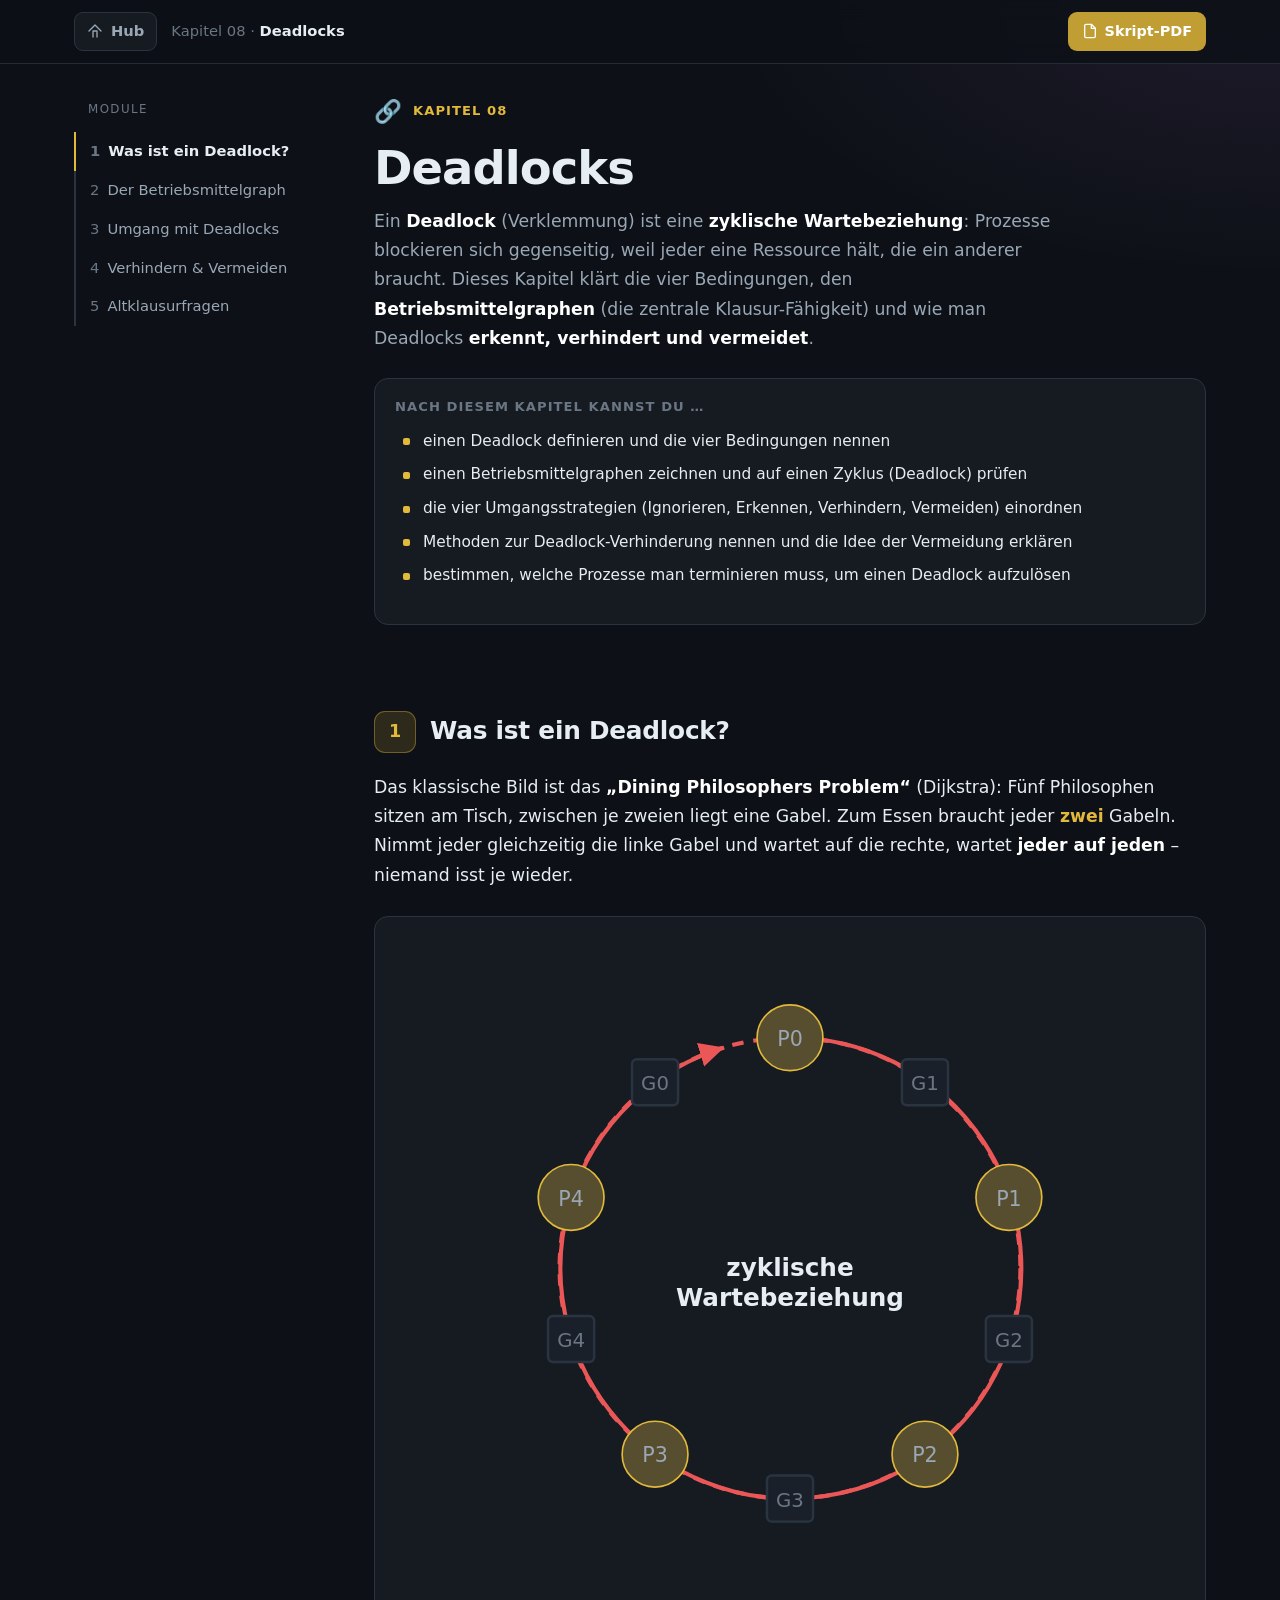
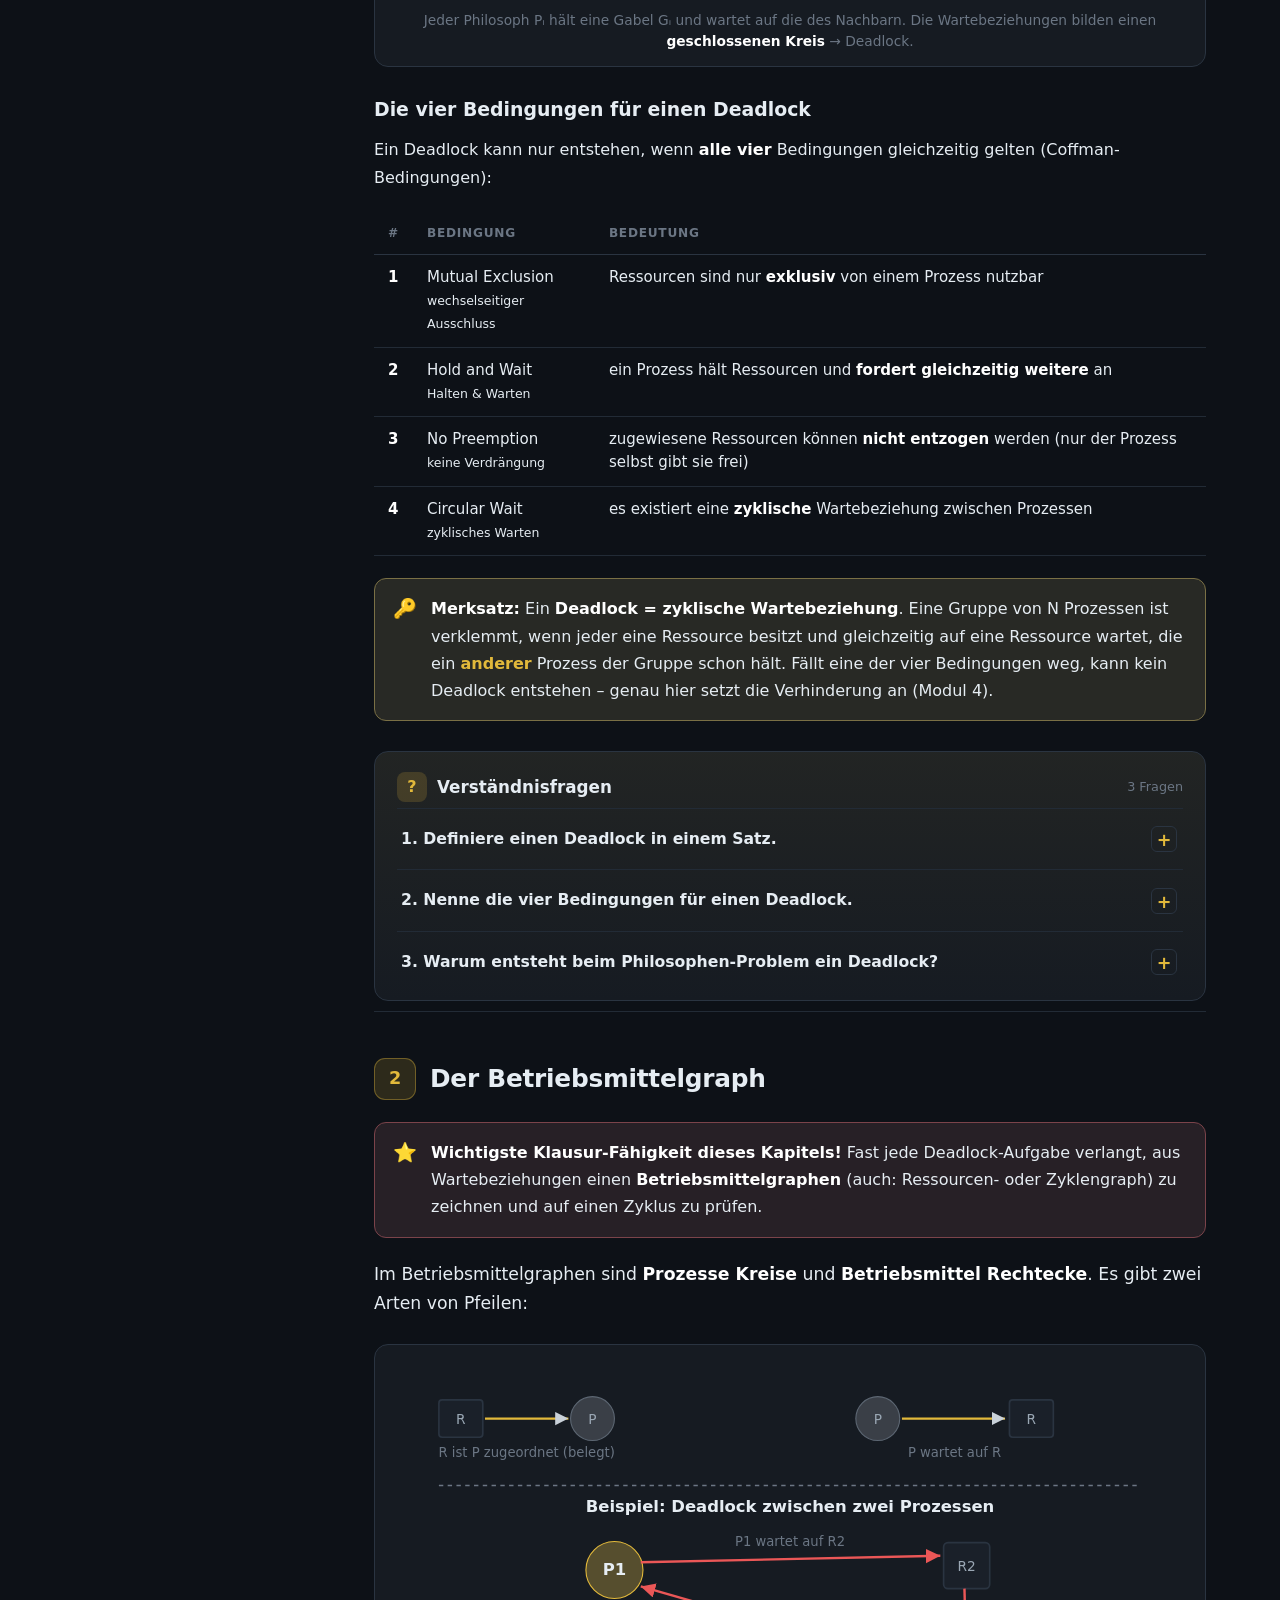
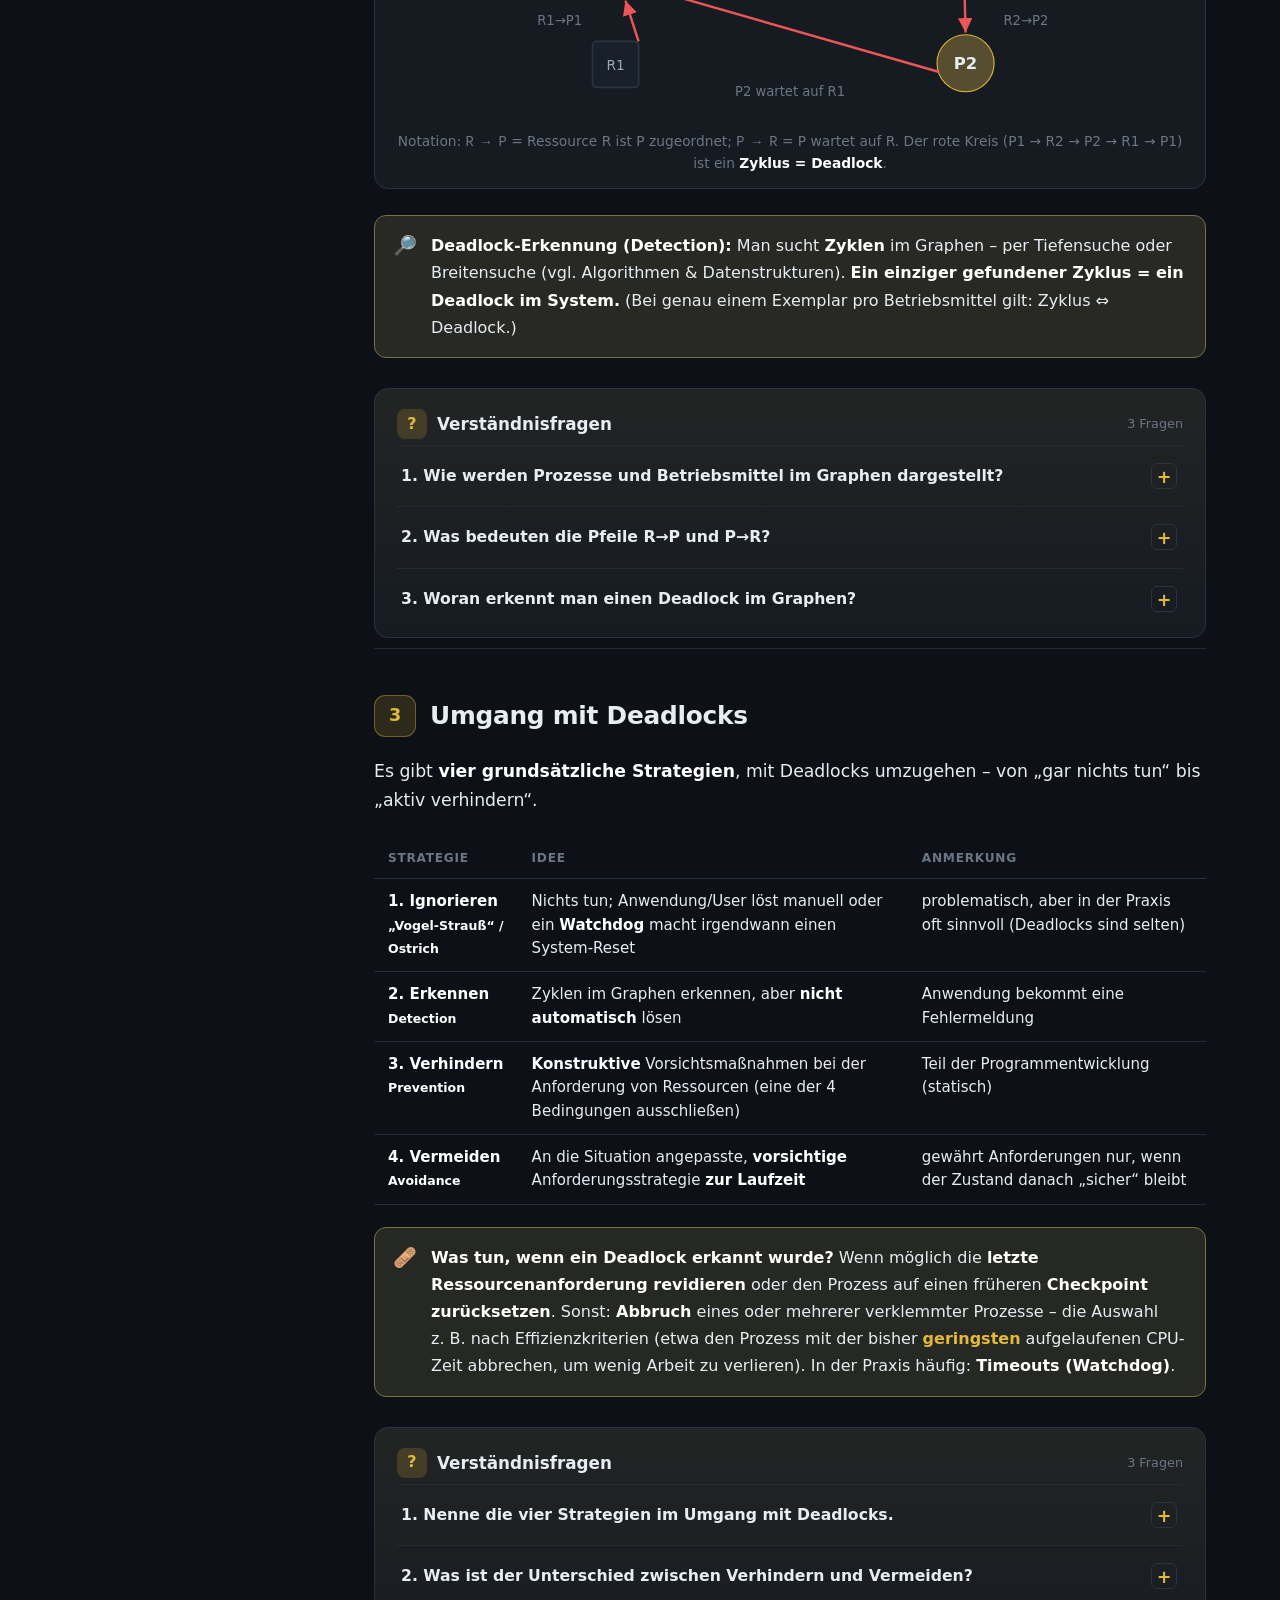
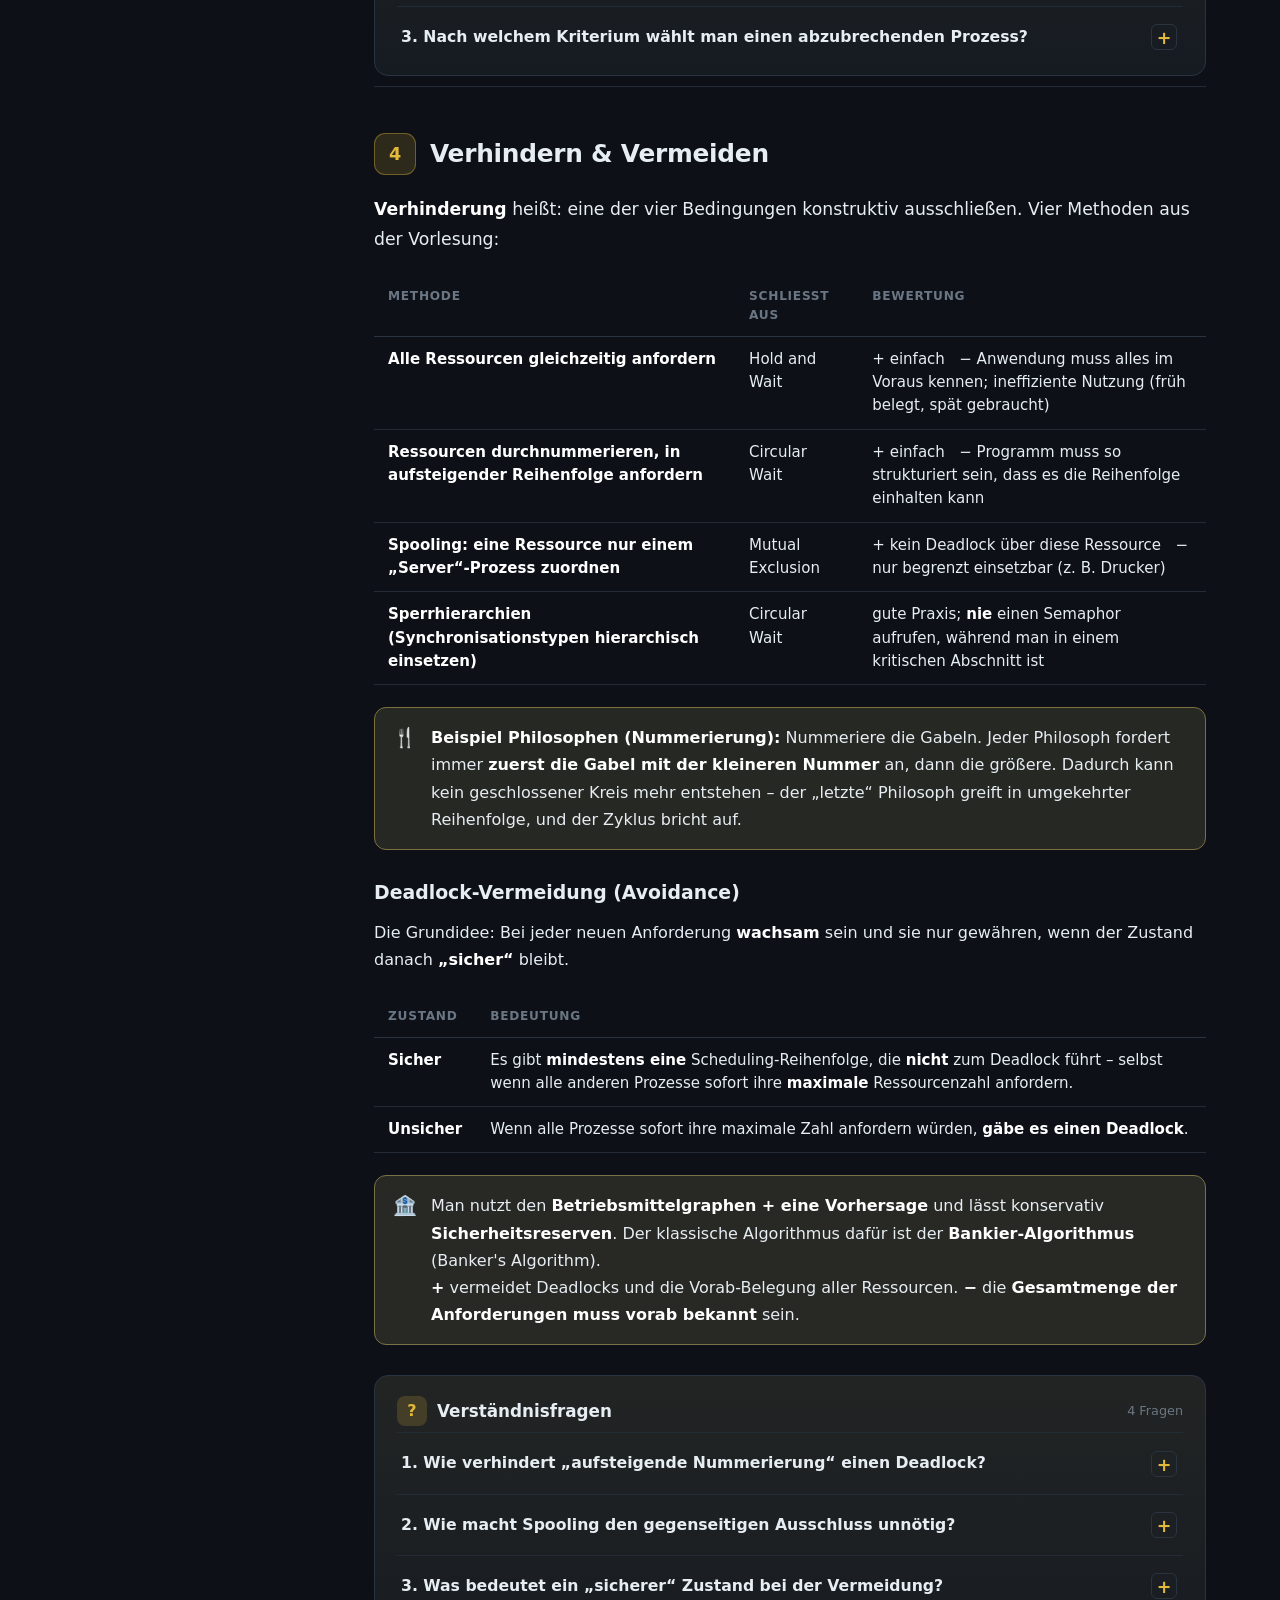
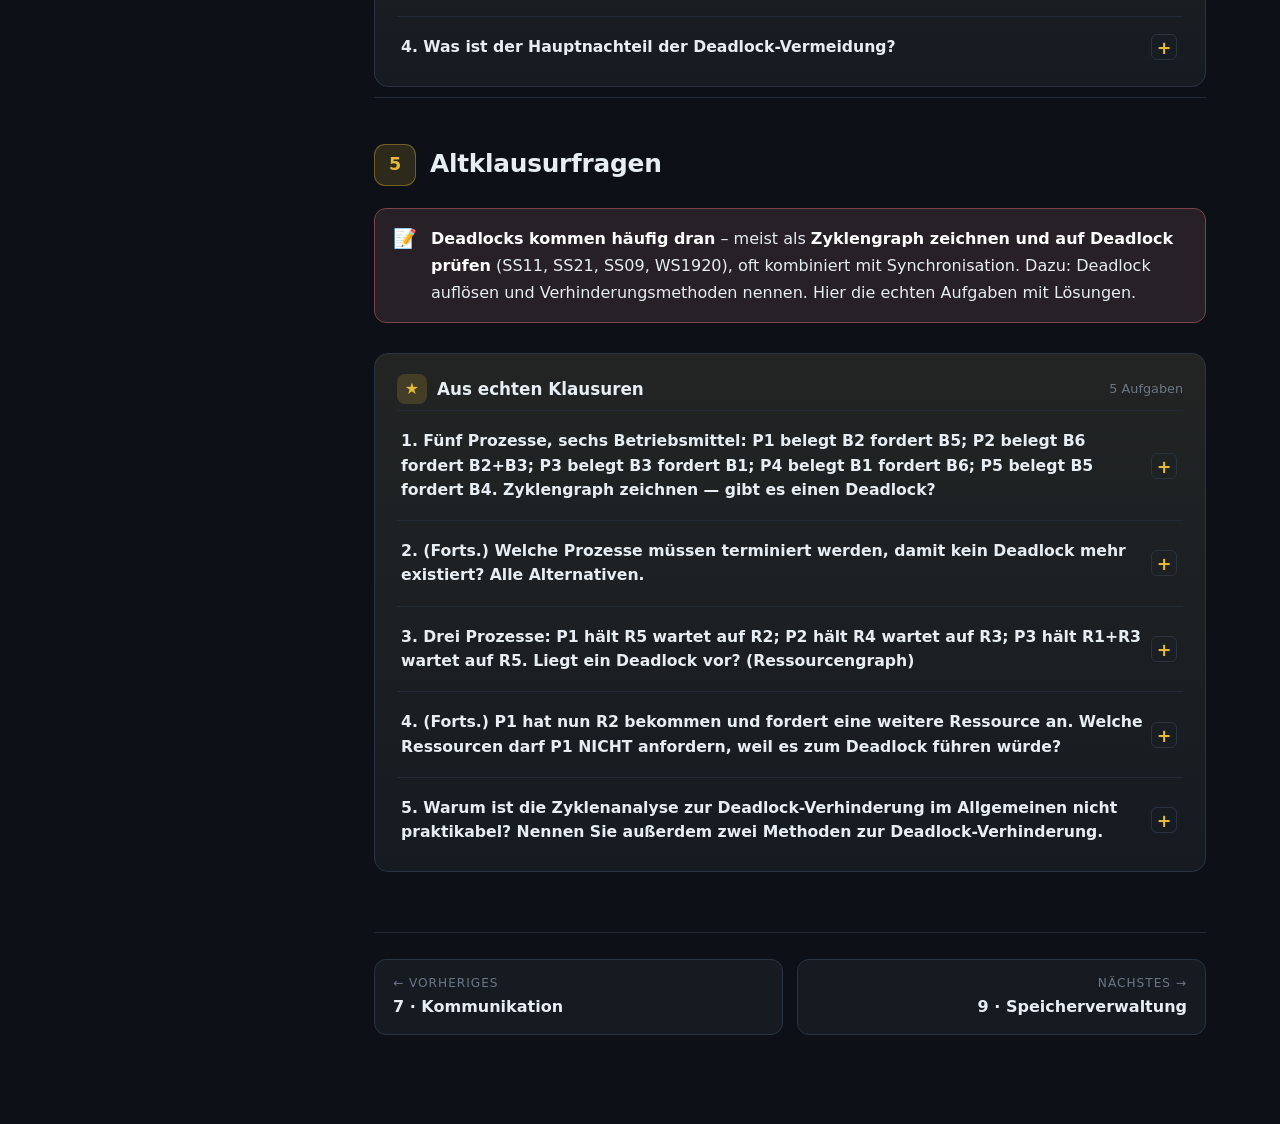
<file: kapitel-08.html>
<!DOCTYPE html>
<html lang="de">
<head>
  <meta charset="UTF-8" />
  <meta name="viewport" content="width=device-width, initial-scale=1.0" />
  <title>Kapitel 8 · Deadlocks · Betriebssysteme</title>
  <link rel="stylesheet" href="css/style.css" />
  <link rel="stylesheet" href="css/chapter.css" />
  <link rel="icon" href="data:image/svg+xml,<svg xmlns='http://www.w3.org/2000/svg' viewBox='0 0 100 100'><text y='.9em' font-size='90'>🔗</text></svg>" />
</head>
<body class="chapter" style="--chapter-accent:#e2b93b;">
  <div class="progress"></div>

  <!-- ============================================================ TOPBAR -->
  <div class="topbar">
    <div class="topbar__inner">
      <a class="home" href="index.html">
        <svg viewBox="0 0 24 24" width="16" height="16" fill="none" stroke="currentColor" stroke-width="2" stroke-linecap="round" stroke-linejoin="round"><path d="M3 12l9-9 9 9"/><path d="M9 21V12h6v9"/></svg>
        Hub
      </a>
      <span class="crumb">Kapitel 08 · <b>Deadlocks</b></span>
      <span class="spacer"></span>
      <a class="pdf-link" href="Themen/OS_8_Deadlocks.pdf" target="_blank" rel="noopener">
        <svg viewBox="0 0 24 24" fill="none" stroke="currentColor" stroke-width="2" stroke-linecap="round" stroke-linejoin="round"><path d="M14 2H6a2 2 0 0 0-2 2v16a2 2 0 0 0 2 2h12a2 2 0 0 0 2-2V8z"/><path d="M14 2v6h6"/></svg>
        Skript-PDF
      </a>
    </div>
  </div>

  <!-- ============================================================ LAYOUT -->
  <div class="chapter-layout">

    <!-- Inhaltsverzeichnis -->
    <nav class="toc">
      <div class="toc-title">Module</div>
      <ol>
        <li><a href="#modul-1"><span class="mod-num">1</span>Was ist ein Deadlock?</a></li>
        <li><a href="#modul-2"><span class="mod-num">2</span>Der Betriebsmittelgraph</a></li>
        <li><a href="#modul-3"><span class="mod-num">3</span>Umgang mit Deadlocks</a></li>
        <li><a href="#modul-4"><span class="mod-num">4</span>Verhindern &amp; Vermeiden</a></li>
        <li><a href="#modul-5"><span class="mod-num">5</span>Altklausurfragen</a></li>
      </ol>
    </nav>

    <!-- Hauptinhalt -->
    <main class="content">

      <!-- Kapitel-Kopf -->
      <header class="chapter-hero">
        <div class="kicker"><span class="ico">🔗</span> Kapitel 08</div>
        <h1>Deadlocks</h1>
        <p class="intro">
          Ein <strong>Deadlock</strong> (Verklemmung) ist eine <strong>zyklische
          Wartebeziehung</strong>: Prozesse blockieren sich gegenseitig, weil jeder eine
          Ressource hält, die ein anderer braucht. Dieses Kapitel klärt die vier Bedingungen,
          den <strong>Betriebsmittelgraphen</strong> (die zentrale Klausur-Fähigkeit) und wie
          man Deadlocks <strong>erkennt, verhindert und vermeidet</strong>.
        </p>

        <div class="goals">
          <h4>Nach diesem Kapitel kannst du …</h4>
          <ul>
            <li>einen Deadlock definieren und die vier Bedingungen nennen</li>
            <li>einen Betriebsmittelgraphen zeichnen und auf einen Zyklus (Deadlock) prüfen</li>
            <li>die vier Umgangsstrategien (Ignorieren, Erkennen, Verhindern, Vermeiden) einordnen</li>
            <li>Methoden zur Deadlock-Verhinderung nennen und die Idee der Vermeidung erklären</li>
            <li>bestimmen, welche Prozesse man terminieren muss, um einen Deadlock aufzulösen</li>
          </ul>
        </div>
      </header>

      <!-- =================================================== MODUL 1 -->
      <section class="module" id="modul-1">
        <div class="module__head">
          <div class="module__num">1</div>
          <h2>Was ist ein Deadlock?</h2>
        </div>

        <p class="lead">
          Das klassische Bild ist das <strong>„Dining Philosophers Problem“</strong> (Dijkstra):
          Fünf Philosophen sitzen am Tisch, zwischen je zweien liegt eine Gabel. Zum Essen
          braucht jeder <em>zwei</em> Gabeln. Nimmt jeder gleichzeitig die linke Gabel und wartet
          auf die rechte, wartet <strong>jeder auf jeden</strong> – niemand isst je wieder.
        </p>

        <figure class="sketch">
          <svg viewBox="0 0 480 400" role="img" aria-label="Speisende Philosophen als zyklische Wartebeziehung">
            <!-- Warte-Kreis -->
            <circle cx="240" cy="200" r="140" fill="none" stroke="#eb5757" stroke-width="2.5" stroke-dasharray="7 6"/>
            <path d="M240 60 A 140 140 0 1 1 200 66" fill="none" stroke="#eb5757" stroke-width="2.5" marker-end="url(#d-cyc)"/>

            <!-- Knoten -->
            <g>
              <circle cx="240" cy="60"  r="20" fill="color-mix(in srgb,#e2b93b 30%,#1a2029)" stroke="#e2b93b"/><text x="240" y="65" text-anchor="middle" class="sk-sub">P0</text>
              <circle cx="373" cy="157" r="20" fill="color-mix(in srgb,#e2b93b 30%,#1a2029)" stroke="#e2b93b"/><text x="373" y="162" text-anchor="middle" class="sk-sub">P1</text>
              <circle cx="322" cy="313" r="20" fill="color-mix(in srgb,#e2b93b 30%,#1a2029)" stroke="#e2b93b"/><text x="322" y="318" text-anchor="middle" class="sk-sub">P2</text>
              <circle cx="158" cy="313" r="20" fill="color-mix(in srgb,#e2b93b 30%,#1a2029)" stroke="#e2b93b"/><text x="158" y="318" text-anchor="middle" class="sk-sub">P3</text>
              <circle cx="107" cy="157" r="20" fill="color-mix(in srgb,#e2b93b 30%,#1a2029)" stroke="#e2b93b"/><text x="107" y="162" text-anchor="middle" class="sk-sub">P4</text>
            </g>
            <g>
              <rect x="308" y="73"  width="28" height="28" rx="3" class="sk-box"/><text x="322" y="92"  text-anchor="middle" class="sk-faint">G1</text>
              <rect x="359" y="229" width="28" height="28" rx="3" class="sk-box"/><text x="373" y="248" text-anchor="middle" class="sk-faint">G2</text>
              <rect x="226" y="326" width="28" height="28" rx="3" class="sk-box"/><text x="240" y="345" text-anchor="middle" class="sk-faint">G3</text>
              <rect x="93"  y="229" width="28" height="28" rx="3" class="sk-box"/><text x="107" y="248" text-anchor="middle" class="sk-faint">G4</text>
              <rect x="144" y="73"  width="28" height="28" rx="3" class="sk-box"/><text x="158" y="92"  text-anchor="middle" class="sk-faint">G0</text>
            </g>

            <text x="240" y="205" text-anchor="middle" class="sk-label" fill="#eb5757" font-size="13">zyklische</text>
            <text x="240" y="223" text-anchor="middle" class="sk-label" fill="#eb5757" font-size="13">Wartebeziehung</text>

            <defs>
              <marker id="d-cyc" markerWidth="10" markerHeight="10" refX="6" refY="3" orient="auto"><path d="M0,0 L6,3 L0,6 Z" fill="#eb5757"/></marker>
            </defs>
          </svg>
          <figcaption>Jeder Philosoph Pᵢ hält eine Gabel Gᵢ und wartet auf die des Nachbarn. Die Wartebeziehungen bilden einen <strong>geschlossenen Kreis</strong> → Deadlock.</figcaption>
        </figure>

        <h3>Die vier Bedingungen für einen Deadlock</h3>
        <p>Ein Deadlock kann nur entstehen, wenn <strong>alle vier</strong> Bedingungen gleichzeitig gelten (Coffman-Bedingungen):</p>
        <div class="table-wrap">
          <table class="cmp">
            <thead><tr><th>#</th><th>Bedingung</th><th>Bedeutung</th></tr></thead>
            <tbody>
              <tr><td>1</td><td>Mutual Exclusion<br><span class="sk-sub">wechselseitiger Ausschluss</span></td><td>Ressourcen sind nur <strong>exklusiv</strong> von einem Prozess nutzbar</td></tr>
              <tr><td>2</td><td>Hold and Wait<br><span class="sk-sub">Halten &amp; Warten</span></td><td>ein Prozess hält Ressourcen und <strong>fordert gleichzeitig weitere</strong> an</td></tr>
              <tr><td>3</td><td>No Preemption<br><span class="sk-sub">keine Verdrängung</span></td><td>zugewiesene Ressourcen können <strong>nicht entzogen</strong> werden (nur der Prozess selbst gibt sie frei)</td></tr>
              <tr><td>4</td><td>Circular Wait<br><span class="sk-sub">zyklisches Warten</span></td><td>es existiert eine <strong>zyklische</strong> Wartebeziehung zwischen Prozessen</td></tr>
            </tbody>
          </table>
        </div>

        <div class="callout callout--merke">
          <div class="cico">🔑</div>
          <div class="callout__body">
            <p><strong>Merksatz:</strong> Ein <strong>Deadlock = zyklische Wartebeziehung</strong>.
            Eine Gruppe von N Prozessen ist verklemmt, wenn jeder eine Ressource besitzt und
            gleichzeitig auf eine Ressource wartet, die ein <em>anderer</em> Prozess der Gruppe
            schon hält. Fällt eine der vier Bedingungen weg, kann kein Deadlock entstehen – genau
            hier setzt die Verhinderung an (Modul&nbsp;4).</p>
          </div>
        </div>

        <div class="questions">
          <div class="questions__head">
            <span class="q-ico">?</span><h3>Verständnisfragen</h3><span class="count">3 Fragen</span>
          </div>
          <details class="q">
            <summary>1. Definiere einen Deadlock in einem Satz.</summary>
            <div class="answer">Ein Deadlock ist eine <strong>zyklische Wartebeziehung</strong>: Eine
              Gruppe von Prozessen blockiert sich gegenseitig, weil jeder eine Ressource hält und auf
              eine wartet, die ein anderer Prozess der Gruppe bereits besitzt.</div>
          </details>
          <details class="q">
            <summary>2. Nenne die vier Bedingungen für einen Deadlock.</summary>
            <div class="answer"><strong>Mutual Exclusion</strong> (exklusive Ressourcen),
              <strong>Hold and Wait</strong> (Halten &amp; weiter anfordern), <strong>No
              Preemption</strong> (keine Entziehung) und <strong>Circular Wait</strong> (zyklisches
              Warten). Alle vier müssen gleichzeitig gelten.</div>
          </details>
          <details class="q">
            <summary>3. Warum entsteht beim Philosophen-Problem ein Deadlock?</summary>
            <div class="answer">Weil jeder Philosoph eine Gabel hält (Hold) und auf die zweite,
              vom Nachbarn gehaltene Gabel wartet (Wait) – die Gabeln sind exklusiv (Mutual
              Exclusion) und werden nicht freigegeben (No Preemption). Es entsteht ein
              geschlossener Kreis (Circular Wait).</div>
          </details>
        </div>
      </section>

      <!-- =================================================== MODUL 2 -->
      <section class="module" id="modul-2">
        <div class="module__head">
          <div class="module__num">2</div>
          <h2>Der Betriebsmittelgraph</h2>
        </div>

        <div class="callout callout--exam">
          <div class="cico">⭐</div>
          <div class="callout__body">
            <p><strong>Wichtigste Klausur-Fähigkeit dieses Kapitels!</strong> Fast jede Deadlock-Aufgabe
            verlangt, aus Wartebeziehungen einen <strong>Betriebsmittelgraphen</strong> (auch:
            Ressourcen- oder Zyklengraph) zu zeichnen und auf einen Zyklus zu prüfen.</p>
          </div>
        </div>

        <p class="lead">
          Im Betriebsmittelgraphen sind <strong>Prozesse Kreise</strong> und
          <strong>Betriebsmittel Rechtecke</strong>. Es gibt zwei Arten von Pfeilen:
        </p>

        <figure class="sketch">
          <svg viewBox="0 0 720 320" role="img" aria-label="Betriebsmittelgraph Notation und 2-Prozess-Deadlock">
            <!-- Legende -->
            <rect x="40" y="30" width="40" height="34" rx="3" class="sk-box"/><text x="60" y="52" text-anchor="middle" class="sk-sub">R</text>
            <circle cx="180" cy="47" r="20" fill="#3a3f47" stroke="#5c6672"/><text x="180" y="52" text-anchor="middle" class="sk-sub">P</text>
            <path class="sk-arrow" d="M82 47 L158 47" marker-end="url(#bg-arr)"/>
            <text x="120" y="82" text-anchor="middle" class="sk-faint">R ist P zugeordnet (belegt)</text>

            <circle cx="440" cy="47" r="20" fill="#3a3f47" stroke="#5c6672"/><text x="440" y="52" text-anchor="middle" class="sk-sub">P</text>
            <rect x="560" y="30" width="40" height="34" rx="3" class="sk-box"/><text x="580" y="52" text-anchor="middle" class="sk-sub">R</text>
            <path class="sk-arrow" d="M462 47 L556 47" marker-end="url(#bg-arr)"/>
            <text x="510" y="82" text-anchor="middle" class="sk-faint">P wartet auf R</text>

            <line class="sk-line" x1="40" y1="108" x2="680" y2="108" stroke-dasharray="4 4"/>
            <text x="360" y="132" text-anchor="middle" class="sk-label">Beispiel: Deadlock zwischen zwei Prozessen</text>

            <!-- 2-Prozess-Zyklus -->
            <circle cx="200" cy="185" r="26" fill="color-mix(in srgb,#e2b93b 30%,#1a2029)" stroke="#e2b93b"/><text x="200" y="190" text-anchor="middle" class="sk-label">P1</text>
            <circle cx="520" cy="270" r="26" fill="color-mix(in srgb,#e2b93b 30%,#1a2029)" stroke="#e2b93b"/><text x="520" y="275" text-anchor="middle" class="sk-label">P2</text>
            <rect x="500" y="160" width="42" height="42" rx="4" class="sk-box"/><text x="521" y="186" text-anchor="middle" class="sk-sub">R2</text>
            <rect x="180" y="250" width="42" height="42" rx="4" class="sk-box"/><text x="201" y="276" text-anchor="middle" class="sk-sub">R1</text>

            <!-- Zyklus-Pfeile (rot) -->
            <path d="M222 250 L210 213" fill="none" stroke="#eb5757" stroke-width="2.2" marker-end="url(#bg-red)"/>
            <text x="150" y="235" text-anchor="middle" class="sk-faint" fill="#eb5757">R1→P1</text>
            <path d="M224 178 L497 172" fill="none" stroke="#eb5757" stroke-width="2.2" marker-end="url(#bg-red)"/>
            <text x="360" y="163" text-anchor="middle" class="sk-faint" fill="#eb5757">P1 wartet auf R2</text>
            <path d="M519 202 L520 242" fill="none" stroke="#eb5757" stroke-width="2.2" marker-end="url(#bg-red)"/>
            <text x="575" y="235" text-anchor="middle" class="sk-faint" fill="#eb5757">R2→P2</text>
            <path d="M496 278 L224 200" fill="none" stroke="#eb5757" stroke-width="2.2" marker-end="url(#bg-red)"/>
            <text x="360" y="300" text-anchor="middle" class="sk-faint" fill="#eb5757">P2 wartet auf R1</text>

            <defs>
              <marker id="bg-arr" markerWidth="9" markerHeight="9" refX="6" refY="3" orient="auto"><path d="M0,0 L6,3 L0,6 Z" fill="#c9d1d9"/></marker>
              <marker id="bg-red" markerWidth="9" markerHeight="9" refX="6" refY="3" orient="auto"><path d="M0,0 L6,3 L0,6 Z" fill="#eb5757"/></marker>
            </defs>
          </svg>
          <figcaption>Notation: <code>R → P</code> = Ressource R ist P zugeordnet; <code>P → R</code> = P wartet auf R. Der rote Kreis (P1 → R2 → P2 → R1 → P1) ist ein <strong>Zyklus = Deadlock</strong>.</figcaption>
        </figure>

        <div class="callout callout--merke">
          <div class="cico">🔎</div>
          <div class="callout__body">
            <p><strong>Deadlock-Erkennung (Detection):</strong> Man sucht <strong>Zyklen</strong> im
            Graphen – per Tiefensuche oder Breitensuche (vgl. Algorithmen &amp; Datenstrukturen).
            <strong>Ein einziger gefundener Zyklus = ein Deadlock im System.</strong> (Bei genau
            einem Exemplar pro Betriebsmittel gilt: Zyklus ⇔ Deadlock.)</p>
          </div>
        </div>

        <div class="questions">
          <div class="questions__head">
            <span class="q-ico">?</span><h3>Verständnisfragen</h3><span class="count">3 Fragen</span>
          </div>
          <details class="q">
            <summary>1. Wie werden Prozesse und Betriebsmittel im Graphen dargestellt?</summary>
            <div class="answer">Prozesse als <strong>Kreise</strong>, Betriebsmittel als
              <strong>Rechtecke</strong>.</div>
          </details>
          <details class="q">
            <summary>2. Was bedeuten die Pfeile R→P und P→R?</summary>
            <div class="answer"><code>R → P</code>: die Ressource R ist dem Prozess P
              <strong>zugeordnet</strong> (P belegt R). <code>P → R</code>: der Prozess P
              <strong>wartet</strong> auf die Ressource R.</div>
          </details>
          <details class="q">
            <summary>3. Woran erkennt man einen Deadlock im Graphen?</summary>
            <div class="answer">An einem <strong>Zyklus</strong>. Ein gefundener Zyklus bedeutet
              (bei einem Exemplar pro Betriebsmittel) einen Deadlock. Man findet ihn per Tiefen-
              oder Breitensuche.</div>
          </details>
        </div>
      </section>

      <!-- =================================================== MODUL 3 -->
      <section class="module" id="modul-3">
        <div class="module__head">
          <div class="module__num">3</div>
          <h2>Umgang mit Deadlocks</h2>
        </div>

        <p class="lead">
          Es gibt <strong>vier grundsätzliche Strategien</strong>, mit Deadlocks umzugehen –
          von „gar nichts tun“ bis „aktiv verhindern“.
        </p>

        <div class="table-wrap">
          <table class="cmp">
            <thead><tr><th>Strategie</th><th>Idee</th><th>Anmerkung</th></tr></thead>
            <tbody>
              <tr>
                <td>1. Ignorieren<br><span class="sk-sub">„Vogel-Strauß“ / Ostrich</span></td>
                <td>Nichts tun; Anwendung/User löst manuell oder ein <strong>Watchdog</strong> macht irgendwann einen System-Reset</td>
                <td>problematisch, aber in der Praxis oft sinnvoll (Deadlocks sind selten)</td>
              </tr>
              <tr>
                <td>2. Erkennen<br><span class="sk-sub">Detection</span></td>
                <td>Zyklen im Graphen erkennen, aber <strong>nicht automatisch</strong> lösen</td>
                <td>Anwendung bekommt eine Fehlermeldung</td>
              </tr>
              <tr>
                <td>3. Verhindern<br><span class="sk-sub">Prevention</span></td>
                <td><strong>Konstruktive</strong> Vorsichtsmaßnahmen bei der Anforderung von Ressourcen (eine der 4 Bedingungen ausschließen)</td>
                <td>Teil der Programmentwicklung (statisch)</td>
              </tr>
              <tr>
                <td>4. Vermeiden<br><span class="sk-sub">Avoidance</span></td>
                <td>An die Situation angepasste, <strong>vorsichtige</strong> Anforderungsstrategie <strong>zur Laufzeit</strong></td>
                <td>gewährt Anforderungen nur, wenn der Zustand danach „sicher“ bleibt</td>
              </tr>
            </tbody>
          </table>
        </div>

        <div class="callout callout--note">
          <div class="cico">🩹</div>
          <div class="callout__body">
            <p><strong>Was tun, wenn ein Deadlock erkannt wurde?</strong> Wenn möglich die
            <strong>letzte Ressourcenanforderung revidieren</strong> oder den Prozess auf einen
            früheren <strong>Checkpoint zurücksetzen</strong>. Sonst: <strong>Abbruch</strong> eines
            oder mehrerer verklemmter Prozesse – die Auswahl z.&nbsp;B. nach Effizienzkriterien (etwa
            den Prozess mit der bisher <em>geringsten</em> aufgelaufenen CPU-Zeit abbrechen, um
            wenig Arbeit zu verlieren). In der Praxis häufig: <strong>Timeouts (Watchdog)</strong>.</p>
          </div>
        </div>

        <div class="questions">
          <div class="questions__head">
            <span class="q-ico">?</span><h3>Verständnisfragen</h3><span class="count">3 Fragen</span>
          </div>
          <details class="q">
            <summary>1. Nenne die vier Strategien im Umgang mit Deadlocks.</summary>
            <div class="answer"><strong>Ignorieren</strong> (Vogel-Strauß), <strong>Erkennen</strong>
              (Detection), <strong>Verhindern</strong> (Prevention) und <strong>Vermeiden</strong>
              (Avoidance).</div>
          </details>
          <details class="q">
            <summary>2. Was ist der Unterschied zwischen Verhindern und Vermeiden?</summary>
            <div class="answer"><strong>Verhindern (Prevention):</strong> <em>konstruktiv/statisch</em>
              – man baut das Programm so, dass eine der vier Bedingungen nie gilt.
              <strong>Vermeiden (Avoidance):</strong> <em>zur Laufzeit</em> – man gewährt eine
              Ressourcenanforderung nur, wenn der resultierende Zustand „sicher“ bleibt.</div>
          </details>
          <details class="q">
            <summary>3. Nach welchem Kriterium wählt man einen abzubrechenden Prozess?</summary>
            <div class="answer">Nach <strong>Effizienzkriterien</strong> – z.&nbsp;B. den Prozess mit
              der <strong>geringsten bisher aufgelaufenen CPU-Zeit</strong> abbrechen (dann geht am
              wenigsten Arbeit verloren). Wenn möglich vorher Revidierung/Checkpoint-Rücksetzung.</div>
          </details>
        </div>
      </section>

      <!-- =================================================== MODUL 4 -->
      <section class="module" id="modul-4">
        <div class="module__head">
          <div class="module__num">4</div>
          <h2>Verhindern &amp; Vermeiden</h2>
        </div>

        <p class="lead">
          <strong>Verhinderung</strong> heißt: eine der vier Bedingungen konstruktiv ausschließen.
          Vier Methoden aus der Vorlesung:
        </p>

        <div class="table-wrap">
          <table class="cmp">
            <thead><tr><th>Methode</th><th>schließt aus</th><th>Bewertung</th></tr></thead>
            <tbody>
              <tr>
                <td>Alle Ressourcen <strong>gleichzeitig</strong> anfordern</td>
                <td>Hold and Wait</td>
                <td>+ einfach &nbsp; − Anwendung muss alles im Voraus kennen; ineffiziente Nutzung (früh belegt, spät gebraucht)</td>
              </tr>
              <tr>
                <td>Ressourcen <strong>durchnummerieren</strong>, in aufsteigender Reihenfolge anfordern</td>
                <td>Circular Wait</td>
                <td>+ einfach &nbsp; − Programm muss so strukturiert sein, dass es die Reihenfolge einhalten kann</td>
              </tr>
              <tr>
                <td><strong>Spooling</strong>: eine Ressource nur einem „Server“-Prozess zuordnen</td>
                <td>Mutual Exclusion</td>
                <td>+ kein Deadlock über diese Ressource &nbsp; − nur begrenzt einsetzbar (z.&nbsp;B. Drucker)</td>
              </tr>
              <tr>
                <td><strong>Sperrhierarchien</strong> (Synchronisationstypen hierarchisch einsetzen)</td>
                <td>Circular Wait</td>
                <td>gute Praxis; <strong>nie</strong> einen Semaphor aufrufen, während man in einem kritischen Abschnitt ist</td>
              </tr>
            </tbody>
          </table>
        </div>

        <div class="callout callout--note">
          <div class="cico">🍴</div>
          <div class="callout__body">
            <p><strong>Beispiel Philosophen (Nummerierung):</strong> Nummeriere die Gabeln. Jeder
            Philosoph fordert immer <strong>zuerst die Gabel mit der kleineren Nummer</strong> an,
            dann die größere. Dadurch kann kein geschlossener Kreis mehr entstehen – der „letzte“
            Philosoph greift in umgekehrter Reihenfolge, und der Zyklus bricht auf.</p>
          </div>
        </div>

        <h3>Deadlock-Vermeidung (Avoidance)</h3>
        <p>
          Die Grundidee: Bei jeder neuen Anforderung <strong>wachsam</strong> sein und sie nur
          gewähren, wenn der Zustand danach <strong>„sicher“</strong> bleibt.
        </p>
        <div class="table-wrap">
          <table class="cmp">
            <thead><tr><th>Zustand</th><th>Bedeutung</th></tr></thead>
            <tbody>
              <tr><td>Sicher</td><td>Es gibt <strong>mindestens eine</strong> Scheduling-Reihenfolge, die <strong>nicht</strong> zum Deadlock führt – selbst wenn alle anderen Prozesse sofort ihre <strong>maximale</strong> Ressourcenzahl anfordern.</td></tr>
              <tr><td>Unsicher</td><td>Wenn alle Prozesse sofort ihre maximale Zahl anfordern würden, <strong>gäbe es einen Deadlock</strong>.</td></tr>
            </tbody>
          </table>
        </div>
        <div class="callout callout--merke">
          <div class="cico">🏦</div>
          <div class="callout__body">
            <p>Man nutzt den <strong>Betriebsmittelgraphen + eine Vorhersage</strong> und lässt
            konservativ <strong>Sicherheitsreserven</strong>. Der klassische Algorithmus dafür ist
            der <strong>Bankier-Algorithmus</strong> (Banker's Algorithm).
            <br><strong>+</strong> vermeidet Deadlocks und die Vorab-Belegung aller Ressourcen.
            <strong>−</strong> die <strong>Gesamtmenge der Anforderungen muss vorab bekannt</strong> sein.</p>
          </div>
        </div>

        <div class="questions">
          <div class="questions__head">
            <span class="q-ico">?</span><h3>Verständnisfragen</h3><span class="count">4 Fragen</span>
          </div>
          <details class="q">
            <summary>1. Wie verhindert „aufsteigende Nummerierung“ einen Deadlock?</summary>
            <div class="answer">Sie schließt <strong>Circular Wait</strong> aus: Wenn alle Prozesse
              Ressourcen nur in aufsteigender Nummern-Reihenfolge anfordern, kann keine zyklische
              Wartebeziehung entstehen.</div>
          </details>
          <details class="q">
            <summary>2. Wie macht Spooling den gegenseitigen Ausschluss unnötig?</summary>
            <div class="answer">Die Ressource (z.&nbsp;B. Drucker) wird <strong>nur einem Server-Prozess
              (Spooler)</strong> zugeordnet; alle anderen schicken ihre Aufträge an diesen. Da nur
              der Spooler zugreift, kann es über diese Ressource keinen Deadlock geben. Nachteil:
              nur für manche Betriebsmittel möglich.</div>
          </details>
          <details class="q">
            <summary>3. Was bedeutet ein „sicherer“ Zustand bei der Vermeidung?</summary>
            <div class="answer">Es existiert <strong>mindestens eine Reihenfolge</strong>, in der alle
              Prozesse fertig werden können – selbst wenn sie alle sofort ihre <strong>maximale</strong>
              Ressourcenzahl anfordern. Nur Anforderungen, die den Zustand sicher lassen, werden gewährt.</div>
          </details>
          <details class="q">
            <summary>4. Was ist der Hauptnachteil der Deadlock-Vermeidung?</summary>
            <div class="answer">Die <strong>Gesamtmenge der (maximalen) Anforderungen jedes Prozesses
              muss im Voraus bekannt</strong> sein, damit der Algorithmus die Sicherheit prüfen kann.</div>
          </details>
        </div>
      </section>

      <!-- =================================================== MODUL 5 -->
      <section class="module" id="modul-5">
        <div class="module__head">
          <div class="module__num">5</div>
          <h2>Altklausurfragen</h2>
        </div>

        <div class="callout callout--exam">
          <div class="cico">📝</div>
          <div class="callout__body">
            <p><strong>Deadlocks kommen häufig dran</strong> – meist als <strong>Zyklengraph zeichnen
            und auf Deadlock prüfen</strong> (SS11, SS21, SS09, WS1920), oft kombiniert mit
            Synchronisation. Dazu: Deadlock auflösen und Verhinderungsmethoden nennen. Hier die
            echten Aufgaben mit Lösungen.</p>
          </div>
        </div>

        <div class="questions">
          <div class="questions__head">
            <span class="q-ico">★</span><h3>Aus echten Klausuren</h3><span class="count">5 Aufgaben</span>
          </div>

          <details class="q">
            <summary>1. Fünf Prozesse, sechs Betriebsmittel: P1 belegt B2 fordert B5; P2 belegt B6 fordert B2+B3; P3 belegt B3 fordert B1; P4 belegt B1 fordert B6; P5 belegt B5 fordert B4. Zyklengraph zeichnen — gibt es einen Deadlock?</summary>
            <div class="answer">
              <strong>Ja, es gibt einen Deadlock</strong> im Zyklus <strong>P2 → B3 → P3 → B1 → P4 → B6 → P2</strong>:
              <figure class="sketch" style="margin:14px 0">
                <svg viewBox="0 0 560 340" role="img" aria-label="Zyklengraph SS11 mit Deadlock P2-P3-P4">
                  <!-- Deadlock-Zyklus (Hexagon) -->
                  <circle cx="150" cy="70"  r="24" fill="color-mix(in srgb,#eb5757 28%,#1a2029)" stroke="#eb5757"/><text x="150" y="75" text-anchor="middle" class="sk-sub">P2</text>
                  <rect x="286" y="46" width="44" height="44" rx="4" fill="color-mix(in srgb,#eb5757 18%,#1a2029)" stroke="#eb5757"/><text x="308" y="72" text-anchor="middle" class="sk-sub">B3</text>
                  <circle cx="430" cy="150" r="24" fill="color-mix(in srgb,#eb5757 28%,#1a2029)" stroke="#eb5757"/><text x="430" y="155" text-anchor="middle" class="sk-sub">P3</text>
                  <rect x="286" y="238" width="44" height="44" rx="4" fill="color-mix(in srgb,#eb5757 18%,#1a2029)" stroke="#eb5757"/><text x="308" y="264" text-anchor="middle" class="sk-sub">B1</text>
                  <circle cx="150" cy="262" r="24" fill="color-mix(in srgb,#eb5757 28%,#1a2029)" stroke="#eb5757"/><text x="150" y="267" text-anchor="middle" class="sk-sub">P4</text>
                  <rect x="46" y="142" width="44" height="44" rx="4" fill="color-mix(in srgb,#eb5757 18%,#1a2029)" stroke="#eb5757"/><text x="68" y="168" text-anchor="middle" class="sk-sub">B6</text>

                  <!-- Zyklus-Pfeile -->
                  <path d="M174 66 L284 66" fill="none" stroke="#eb5757" stroke-width="2.2" marker-end="url(#ss-red)"/>
                  <path d="M330 82 L410 138" fill="none" stroke="#eb5757" stroke-width="2.2" marker-end="url(#ss-red)"/>
                  <path d="M424 174 L330 240" fill="none" stroke="#eb5757" stroke-width="2.2" marker-end="url(#ss-red)"/>
                  <path d="M284 264 L176 264" fill="none" stroke="#eb5757" stroke-width="2.2" marker-end="url(#ss-red)"/>
                  <path d="M136 240 L82 188" fill="none" stroke="#eb5757" stroke-width="2.2" marker-end="url(#ss-red)"/>
                  <path d="M84 148 L138 92" fill="none" stroke="#eb5757" stroke-width="2.2" marker-end="url(#ss-red)"/>

                  <text x="240" y="170" text-anchor="middle" class="sk-label" fill="#eb5757" font-size="12">Deadlock-Zyklus</text>
                  <text x="240" y="186" text-anchor="middle" class="sk-faint" fill="#eb5757">P2·P3·P4</text>
                  <defs>
                    <marker id="ss-red" markerWidth="9" markerHeight="9" refX="6" refY="3" orient="auto"><path d="M0,0 L6,3 L0,6 Z" fill="#eb5757"/></marker>
                  </defs>
                </svg>
              </figure>
              P2 wartet auf B3 (hat P3), P3 wartet auf B1 (hat P4), P4 wartet auf B6 (hat P2) → geschlossener Kreis.
              <br>Die übrigen Prozesse sind <strong>nicht</strong> verklemmt: P5 wartet auf <strong>B4, das frei ist</strong>
              → P5 kann B4 nehmen, fertig werden und B5 freigeben → P1 bekommt B5 → gibt B2 frei → P2 bekommt B2. Nur der
              Kreis P2-P3-P4 bleibt hängen.
              <span class="q-src">Quelle: Klausur SS 2011, Aufgabe 5a/b</span></div>
          </details>

          <details class="q">
            <summary>2. (Forts.) Welche Prozesse müssen terminiert werden, damit kein Deadlock mehr existiert? Alle Alternativen.</summary>
            <div class="answer">
              Es genügt, <strong>genau einen</strong> der drei Prozesse des Zyklus abzubrechen –
              das öffnet den Kreis. <strong>Alternativen: P2 ODER P3 ODER P4</strong> (jeweils ein
              einzelner reicht). Terminiert man z.&nbsp;B. P4, wird B1 frei → P3 kommt durch → B3 frei →
              P2 kommt durch.
              <span class="q-src">Quelle: Klausur SS 2011, Aufgabe 5c</span></div>
          </details>

          <details class="q">
            <summary>3. Drei Prozesse: P1 hält R5 wartet auf R2; P2 hält R4 wartet auf R3; P3 hält R1+R3 wartet auf R5. Liegt ein Deadlock vor? (Ressourcengraph)</summary>
            <div class="answer">
              <strong>Nein, (noch) kein Deadlock.</strong> P1 wartet auf <strong>R2, das frei ist</strong>
              (kein Prozess hält es) → P1 kann R2 bekommen, fertig werden und <strong>R5 freigeben</strong>.
              Dadurch wird P3 (wartet auf R5) entblockt, gibt R3 frei → P2 (wartet auf R3) kommt ebenfalls
              durch. Es existiert also eine Reihenfolge ohne Verklemmung → kein Zyklus im Graphen.
              <span class="q-src">Quelle: Exam SS 2021 (english), Q1a</span></div>
          </details>

          <details class="q">
            <summary>4. (Forts.) P1 hat nun R2 bekommen und fordert eine weitere Ressource an. Welche Ressourcen darf P1 NICHT anfordern, weil es zum Deadlock führen würde?</summary>
            <div class="answer">
              P1 hält jetzt R5 und R2. Kritisch sind alle Ressourcen, deren Halter (über eine Wartekette)
              wieder auf P1 (R5) warten:
              <ul>
                <li><strong>R1</strong> (hält P3, P3 wartet auf R5←P1) → Zyklus</li>
                <li><strong>R3</strong> (hält P3, P3 wartet auf R5←P1) → Zyklus</li>
                <li><strong>R4</strong> (hält P2, P2 wartet auf R3←P3, P3 wartet auf R5←P1) → Zyklus</li>
              </ul>
              → P1 darf <strong>R1, R3 und R4 nicht anfordern</strong>. (Genau das ist
              <strong>Deadlock-Vermeidung</strong> per Ressourcengraph: Anforderungen, die zu einem
              Zyklus führen würden, werden nicht gewährt.)
              <span class="q-src">Quelle: Exam SS 2021 (english), Q1b/c</span></div>
          </details>

          <details class="q">
            <summary>5. Warum ist die Zyklenanalyse zur Deadlock-Verhinderung im Allgemeinen nicht praktikabel? Nennen Sie außerdem zwei Methoden zur Deadlock-Verhinderung.</summary>
            <div class="answer">
              <strong>Nicht praktikabel,</strong> weil man den Graphen <strong>bei jeder
              Ressourcenanforderung</strong> neu aufbauen und auf Zyklen prüfen müsste – das ist zur
              Laufzeit zu <strong>aufwändig</strong>; zudem <strong>erkennt</strong> die Analyse einen
              Deadlock nur (Detection), sie <em>verhindert</em> ihn nicht von sich aus.
              <br><strong>Zwei Verhinderungsmethoden:</strong> (1) alle Ressourcen <strong>gleichzeitig
              im Voraus</strong> anfordern (schließt Hold-and-Wait aus); (2) Ressourcen
              <strong>durchnummerieren</strong> und nur in aufsteigender Reihenfolge anfordern
              (schließt Circular Wait aus). Auch möglich: Spooling, Sperrhierarchien.
              <span class="q-src">Quelle: Klausur SS 2011, Aufgabe 5d/e</span></div>
          </details>
        </div>
      </section>

      <!-- Kapitel-Navigation -->
      <nav class="chapter-nav">
        <a class="prev" href="kapitel-07.html">
          <span class="dir">← Vorheriges</span>
          <span class="ttl">7 · Kommunikation</span>
        </a>
        <a class="next" href="kapitel-09.html">
          <span class="dir">Nächstes →</span>
          <span class="ttl">9 · Speicherverwaltung</span>
        </a>
      </nav>

    </main>
  </div>

  <script src="js/chapter.js"></script>
</body>
</html>
</file>
<file: css/style.css>
/* =========================================================================
   Betriebssysteme – Hub / Homepage
   ========================================================================= */

:root {
  --bg: #0d1117;
  --bg-soft: #161b22;
  --bg-card: #1a2029;
  --bg-card-hover: #212a36;
  --border: #2a3441;
  --border-soft: #222b36;
  --text: #e6edf3;
  --text-dim: #9aa7b4;
  --text-faint: #6b7684;
  --accent: #5b8cff;
  --radius: 16px;
  --radius-sm: 10px;
  --shadow: 0 10px 30px rgba(0, 0, 0, 0.35);
  --font: "Segoe UI", system-ui, -apple-system, Roboto, Helvetica, Arial, sans-serif;
}

* {
  box-sizing: border-box;
  margin: 0;
  padding: 0;
}

html {
  scroll-behavior: smooth;
}

body {
  font-family: var(--font);
  background:
    radial-gradient(1200px 600px at 10% -10%, rgba(91, 140, 255, 0.12), transparent 60%),
    radial-gradient(1000px 500px at 100% 0%, rgba(187, 107, 217, 0.10), transparent 55%),
    var(--bg);
  color: var(--text);
  min-height: 100vh;
  line-height: 1.55;
  -webkit-font-smoothing: antialiased;
}

.wrap {
  max-width: 1180px;
  margin: 0 auto;
  padding: 0 24px;
}

/* ---------------------------------------------------------------- Header */
header.hero {
  padding: 72px 0 40px;
  text-align: center;
}

.eyebrow {
  display: inline-flex;
  align-items: center;
  gap: 8px;
  font-size: 0.8rem;
  letter-spacing: 0.14em;
  text-transform: uppercase;
  color: var(--text-dim);
  background: var(--bg-soft);
  border: 1px solid var(--border);
  padding: 6px 14px;
  border-radius: 999px;
  margin-bottom: 22px;
}

.eyebrow .dot {
  width: 8px;
  height: 8px;
  border-radius: 50%;
  background: #3fb950;
  box-shadow: 0 0 0 3px rgba(63, 185, 80, 0.2);
}

.hero h1 {
  font-size: clamp(2.2rem, 5vw, 3.6rem);
  font-weight: 800;
  letter-spacing: -0.02em;
  line-height: 1.05;
  margin-bottom: 16px;
}

.hero h1 .grad {
  background: linear-gradient(120deg, #5b8cff, #bb6bd9 55%, #56ccf2);
  -webkit-background-clip: text;
  background-clip: text;
  -webkit-text-fill-color: transparent;
}

.hero p.lead {
  max-width: 640px;
  margin: 0 auto;
  color: var(--text-dim);
  font-size: 1.08rem;
}

/* --------------------------------------------------------------- Stats */
.stats {
  display: flex;
  justify-content: center;
  gap: 14px;
  flex-wrap: wrap;
  margin-top: 30px;
}

.stat {
  background: var(--bg-soft);
  border: 1px solid var(--border);
  border-radius: var(--radius-sm);
  padding: 12px 20px;
  min-width: 120px;
}

.stat .num {
  font-size: 1.5rem;
  font-weight: 700;
  color: var(--text);
}

.stat .lbl {
  font-size: 0.78rem;
  color: var(--text-faint);
  text-transform: uppercase;
  letter-spacing: 0.08em;
}

/* --------------------------------------------------------- Section head */
.section-head {
  display: flex;
  align-items: baseline;
  justify-content: space-between;
  gap: 16px;
  margin: 48px 0 22px;
  flex-wrap: wrap;
}

.section-head h2 {
  font-size: 1.35rem;
  font-weight: 700;
}

.section-head .hint {
  color: var(--text-faint);
  font-size: 0.9rem;
}

/* --------------------------------------------------------------- Grid */
.grid {
  display: grid;
  grid-template-columns: repeat(auto-fill, minmax(320px, 1fr));
  gap: 20px;
  padding-bottom: 60px;
}

/* --------------------------------------------------------------- Card */
.card {
  position: relative;
  background: var(--bg-card);
  border: 1px solid var(--border);
  border-radius: var(--radius);
  padding: 22px 22px 18px;
  overflow: hidden;
  transition: transform 0.18s ease, border-color 0.18s ease, background 0.18s ease;
  display: flex;
  flex-direction: column;
  min-height: 220px;
}

/* farbiger Balken oben, pro Kapitel */
.card::before {
  content: "";
  position: absolute;
  inset: 0 0 auto 0;
  height: 4px;
  background: var(--card-accent, var(--accent));
  opacity: 0.9;
}

.card:hover {
  transform: translateY(-4px);
  border-color: var(--card-accent, var(--accent));
  background: var(--bg-card-hover);
}

.card__top {
  display: flex;
  align-items: center;
  gap: 14px;
  margin-bottom: 14px;
}

.card__badge {
  flex: none;
  width: 46px;
  height: 46px;
  border-radius: 12px;
  display: grid;
  place-items: center;
  font-size: 1.4rem;
  background: color-mix(in srgb, var(--card-accent) 18%, transparent);
  border: 1px solid color-mix(in srgb, var(--card-accent) 40%, transparent);
}

.card__nr {
  margin-left: auto;
  font-size: 0.78rem;
  font-weight: 700;
  letter-spacing: 0.1em;
  color: var(--text-faint);
  border: 1px solid var(--border);
  border-radius: 999px;
  padding: 4px 10px;
}

.card h3 {
  font-size: 1.22rem;
  font-weight: 700;
  margin-bottom: 6px;
}

.card p.desc {
  color: var(--text-dim);
  font-size: 0.94rem;
  margin-bottom: 14px;
}

.card__tags {
  display: flex;
  flex-wrap: wrap;
  gap: 6px;
  margin-bottom: 18px;
}

.tag {
  font-size: 0.74rem;
  color: var(--text-dim);
  background: var(--bg-soft);
  border: 1px solid var(--border-soft);
  border-radius: 6px;
  padding: 3px 8px;
}

/* Footer mit den beiden Aktionen */
.card__footer {
  margin-top: auto;
  display: flex;
  align-items: center;
  gap: 10px;
}

.btn {
  display: inline-flex;
  align-items: center;
  gap: 7px;
  font-size: 0.9rem;
  font-weight: 600;
  border-radius: var(--radius-sm);
  padding: 10px 14px;
  cursor: pointer;
  text-decoration: none;
  border: 1px solid transparent;
  transition: background 0.15s ease, border-color 0.15s ease, transform 0.1s ease;
  white-space: nowrap;
}

.btn:active {
  transform: translateY(1px);
}

.btn--open {
  flex: 1;
  justify-content: center;
  color: #fff;
  background: color-mix(in srgb, var(--card-accent) 85%, black 5%);
}

.btn--open:hover {
  background: var(--card-accent);
}

.btn--pdf {
  color: var(--text);
  background: var(--bg-soft);
  border-color: var(--border);
}

.btn--pdf:hover {
  border-color: var(--card-accent);
  color: #fff;
}

.btn svg {
  width: 16px;
  height: 16px;
}

/* Karte "in Arbeit" Zustand für Unterseiten, die noch leer sind */
.card__soon {
  position: absolute;
  top: 16px;
  right: 16px;
  font-size: 0.68rem;
  letter-spacing: 0.08em;
  text-transform: uppercase;
  color: var(--text-faint);
}

/* --------------------------------------------------------------- Footer */
footer.site {
  border-top: 1px solid var(--border-soft);
  padding: 26px 0 48px;
  color: var(--text-faint);
  font-size: 0.86rem;
  display: flex;
  justify-content: space-between;
  gap: 12px;
  flex-wrap: wrap;
}

footer.site a {
  color: var(--text-dim);
  text-decoration: none;
}

footer.site a:hover {
  color: var(--text);
}

/* --------------------------------------------------------------- Mobile */
@media (max-width: 560px) {
  header.hero {
    padding: 48px 0 28px;
  }
  .grid {
    grid-template-columns: 1fr;
  }
  .card__footer {
    flex-wrap: wrap;
  }
  .btn--open {
    flex: 1 1 100%;
  }
}
</file>
<file: css/chapter.css>
/* =========================================================================
   Betriebssysteme – Kapitel-Unterseiten (wiederverwendbar für alle Kapitel)
   Baut auf style.css auf (Farbvariablen etc. werden dort definiert).
   Pro Seite wird --chapter-accent im <body style="..."> gesetzt.
   ========================================================================= */

:root {
  --content-max: 860px;
  --toc-w: 260px;
}

body.chapter {
  --chapter-accent: var(--accent);
}

/* ----------------------------------------------------------- Top-Leiste */
.topbar {
  position: sticky;
  top: 0;
  z-index: 50;
  background: rgba(13, 17, 23, 0.82);
  backdrop-filter: blur(10px);
  border-bottom: 1px solid var(--border-soft);
}

.topbar__inner {
  max-width: 1180px;
  margin: 0 auto;
  padding: 12px 24px;
  display: flex;
  align-items: center;
  gap: 14px;
}

.topbar .home {
  display: inline-flex;
  align-items: center;
  gap: 8px;
  color: var(--text-dim);
  text-decoration: none;
  font-weight: 600;
  font-size: 0.92rem;
  padding: 7px 12px;
  border-radius: 9px;
  border: 1px solid var(--border);
  background: var(--bg-soft);
  transition: color 0.15s, border-color 0.15s;
}
.topbar .home:hover {
  color: var(--text);
  border-color: var(--chapter-accent);
}

.topbar .crumb {
  color: var(--text-faint);
  font-size: 0.92rem;
  white-space: nowrap;
  overflow: hidden;
  text-overflow: ellipsis;
}
.topbar .crumb b {
  color: var(--text);
}

.topbar .spacer {
  flex: 1;
}

.topbar .pdf-link {
  display: inline-flex;
  align-items: center;
  gap: 7px;
  color: #fff;
  text-decoration: none;
  font-weight: 600;
  font-size: 0.9rem;
  padding: 8px 14px;
  border-radius: 9px;
  background: color-mix(in srgb, var(--chapter-accent) 85%, black 5%);
  transition: background 0.15s;
}
.topbar .pdf-link:hover {
  background: var(--chapter-accent);
}
.topbar .pdf-link svg {
  width: 16px;
  height: 16px;
}

/* Fortschrittsbalken beim Scrollen */
.progress {
  position: fixed;
  top: 0;
  left: 0;
  height: 3px;
  width: 0%;
  background: var(--chapter-accent);
  z-index: 60;
  transition: width 0.1s linear;
}

/* -------------------------------------------------------------- Layout */
.chapter-layout {
  max-width: 1180px;
  margin: 0 auto;
  padding: 0 24px;
  display: grid;
  grid-template-columns: var(--toc-w) minmax(0, 1fr);
  gap: 40px;
  align-items: start;
}

/* ------------------------------------------------ Inhaltsverzeichnis */
nav.toc {
  position: sticky;
  top: 78px;
  align-self: start;
  padding: 22px 0;
}
nav.toc .toc-title {
  font-size: 0.74rem;
  text-transform: uppercase;
  letter-spacing: 0.12em;
  color: var(--text-faint);
  margin-bottom: 14px;
  padding-left: 14px;
}
nav.toc ol {
  list-style: none;
  border-left: 2px solid var(--border);
}
nav.toc a {
  display: block;
  padding: 8px 14px;
  margin-left: -2px;
  border-left: 2px solid transparent;
  color: var(--text-dim);
  text-decoration: none;
  font-size: 0.92rem;
  transition: color 0.15s, border-color 0.15s;
}
nav.toc a:hover {
  color: var(--text);
}
nav.toc a.active {
  color: var(--text);
  border-left-color: var(--chapter-accent);
  font-weight: 600;
}
nav.toc .mod-num {
  color: var(--text-faint);
  font-variant-numeric: tabular-nums;
  margin-right: 8px;
}

/* --------------------------------------------------------- Hauptinhalt */
main.content {
  padding: 30px 0 90px;
  min-width: 0;
}

/* Kapitel-Kopf */
.chapter-hero {
  margin-bottom: 40px;
}
.chapter-hero .kicker {
  display: inline-flex;
  align-items: center;
  gap: 10px;
  font-size: 0.82rem;
  letter-spacing: 0.08em;
  text-transform: uppercase;
  color: var(--chapter-accent);
  font-weight: 700;
  margin-bottom: 14px;
}
.chapter-hero .kicker .ico {
  font-size: 1.4rem;
}
.chapter-hero h1 {
  font-size: clamp(2rem, 4vw, 2.9rem);
  font-weight: 800;
  letter-spacing: -0.02em;
  line-height: 1.08;
  margin-bottom: 14px;
}
.chapter-hero p.intro {
  color: var(--text-dim);
  font-size: 1.08rem;
  max-width: 62ch;
}

/* Lernziele-Box */
.goals {
  margin-top: 24px;
  background: var(--bg-soft);
  border: 1px solid var(--border);
  border-radius: 14px;
  padding: 18px 20px;
}
.goals h4 {
  font-size: 0.82rem;
  text-transform: uppercase;
  letter-spacing: 0.08em;
  color: var(--text-faint);
  margin-bottom: 12px;
}
.goals ul {
  list-style: none;
  display: grid;
  gap: 8px;
}
.goals li {
  position: relative;
  padding-left: 26px;
  color: var(--text);
  font-size: 0.96rem;
}
.goals li::before {
  content: "✓";
  position: absolute;
  left: 0;
  top: 0;
  color: var(--chapter-accent);
  font-weight: 800;
}

/* ------------------------------------------------------------- Module */
.module {
  scroll-margin-top: 90px;
  padding-top: 46px;
  margin-top: 10px;
  border-top: 1px solid var(--border-soft);
}
.module:first-of-type {
  border-top: none;
}

.module__head {
  display: flex;
  align-items: center;
  gap: 14px;
  margin-bottom: 20px;
}
.module__num {
  flex: none;
  width: 42px;
  height: 42px;
  border-radius: 11px;
  display: grid;
  place-items: center;
  font-weight: 800;
  font-size: 1.1rem;
  color: var(--chapter-accent);
  background: color-mix(in srgb, var(--chapter-accent) 15%, transparent);
  border: 1px solid color-mix(in srgb, var(--chapter-accent) 38%, transparent);
}
.module__head h2 {
  font-size: 1.55rem;
  font-weight: 750;
  letter-spacing: -0.01em;
}

/* Fließtext */
.content p {
  color: var(--text);
  margin: 0 0 16px;
  font-size: 1.0rem;
  line-height: 1.7;
}
.content p.lead {
  font-size: 1.08rem;
  color: var(--text);
}
.content strong {
  color: #fff;
  font-weight: 700;
}
.content em {
  color: var(--chapter-accent);
  font-style: normal;
  font-weight: 600;
}
.content ul,
.content ol {
  margin: 0 0 18px;
  padding-left: 4px;
  list-style: none;
  display: grid;
  gap: 9px;
}
.content ul li {
  position: relative;
  padding-left: 24px;
  line-height: 1.6;
}
.content ul li::before {
  content: "";
  position: absolute;
  left: 4px;
  top: 0.62em;
  width: 7px;
  height: 7px;
  border-radius: 2px;
  background: var(--chapter-accent);
}
.content ol {
  counter-reset: li;
}
.content ol li {
  position: relative;
  padding-left: 34px;
  line-height: 1.6;
  counter-increment: li;
}
.content ol li::before {
  content: counter(li);
  position: absolute;
  left: 0;
  top: 0;
  width: 22px;
  height: 22px;
  border-radius: 6px;
  font-size: 0.78rem;
  font-weight: 700;
  display: grid;
  place-items: center;
  color: var(--chapter-accent);
  background: color-mix(in srgb, var(--chapter-accent) 14%, transparent);
}
.content h3 {
  font-size: 1.18rem;
  font-weight: 700;
  margin: 28px 0 12px;
}

/* Hinweis-/Merke-Boxen */
.callout {
  display: flex;
  gap: 14px;
  border-radius: 12px;
  padding: 16px 18px;
  margin: 22px 0;
  border: 1px solid var(--border);
  background: var(--bg-soft);
}
.callout .cico {
  flex: none;
  font-size: 1.2rem;
  line-height: 1.5;
}
.callout__body { min-width: 0; }
.callout__body p { margin: 0; }
.callout__body p + p { margin-top: 8px; }
.callout--note {
  border-color: color-mix(in srgb, var(--chapter-accent) 45%, var(--border));
  background: color-mix(in srgb, var(--chapter-accent) 8%, var(--bg-soft));
}
.callout--merke {
  border-color: color-mix(in srgb, #f2c94c 40%, var(--border));
  background: color-mix(in srgb, #f2c94c 8%, var(--bg-soft));
}
.callout--exam {
  border-color: color-mix(in srgb, #eb5757 42%, var(--border));
  background: color-mix(in srgb, #eb5757 8%, var(--bg-soft));
}
.callout b.tag-inline {
  color: #fff;
}

/* Abbildungen / SVG-Skizzen */
figure.sketch {
  margin: 26px 0;
  background: var(--bg-soft);
  border: 1px solid var(--border);
  border-radius: 14px;
  padding: 22px 20px 14px;
  overflow-x: auto;
}
figure.sketch svg {
  display: block;
  width: 100%;
  height: auto;
  max-width: 100%;
}
figure.sketch figcaption {
  margin-top: 12px;
  color: var(--text-faint);
  font-size: 0.86rem;
  text-align: center;
}

/* SVG-Grundfarben (per CSS steuerbar) */
.sk-box { fill: var(--bg-card); stroke: var(--border); stroke-width: 1.5; }
.sk-accent { fill: color-mix(in srgb, var(--chapter-accent) 22%, var(--bg-card)); stroke: var(--chapter-accent); stroke-width: 1.5; }
.sk-label { fill: var(--text); font-family: var(--font); font-size: 15px; font-weight: 600; }
.sk-sub { fill: var(--text-dim); font-family: var(--font); font-size: 12.5px; }
.sk-faint { fill: var(--text-faint); font-family: var(--font); font-size: 12px; }
.sk-line { stroke: var(--text-faint); stroke-width: 1.5; fill: none; }
.sk-arrow { stroke: var(--chapter-accent); stroke-width: 2; fill: none; }

/* Vergleichstabelle */
.table-wrap { overflow-x: auto; margin: 22px 0; }
table.cmp {
  width: 100%;
  border-collapse: collapse;
  font-size: 0.94rem;
  min-width: 480px;
}
table.cmp th,
table.cmp td {
  text-align: left;
  padding: 11px 14px;
  border-bottom: 1px solid var(--border-soft);
  vertical-align: top;
}
table.cmp thead th {
  color: var(--text-faint);
  text-transform: uppercase;
  font-size: 0.76rem;
  letter-spacing: 0.06em;
  border-bottom: 1px solid var(--border);
}
table.cmp tbody tr:hover { background: var(--bg-soft); }
table.cmp td:first-child { color: #fff; font-weight: 600; }

/* --------------------------------------------------------- Fragenblock */
.questions {
  margin-top: 30px;
  background: linear-gradient(180deg, color-mix(in srgb, var(--chapter-accent) 6%, var(--bg-soft)), var(--bg-soft));
  border: 1px solid var(--border);
  border-radius: 14px;
  padding: 20px 22px 8px;
}
.questions__head {
  display: flex;
  align-items: center;
  gap: 10px;
  margin-bottom: 6px;
}
.questions__head .q-ico {
  width: 30px; height: 30px;
  display: grid; place-items: center;
  border-radius: 8px;
  background: color-mix(in srgb, var(--chapter-accent) 18%, transparent);
  color: var(--chapter-accent);
  font-weight: 800;
}
.questions__head h3 {
  font-size: 1.05rem;
  font-weight: 700;
  margin: 0;
}
.questions__head .count {
  margin-left: auto;
  font-size: 0.8rem;
  color: var(--text-faint);
}

details.q {
  border-top: 1px solid var(--border-soft);
  padding: 4px 0;
}
details.q > summary {
  list-style: none;
  cursor: pointer;
  padding: 14px 34px 14px 4px;
  position: relative;
  font-weight: 600;
  color: var(--text);
  font-size: 0.98rem;
}
details.q > summary::-webkit-details-marker { display: none; }
details.q > summary::after {
  content: "+";
  position: absolute;
  right: 6px;
  top: 50%;
  transform: translateY(-50%);
  width: 24px; height: 24px;
  display: grid; place-items: center;
  border-radius: 6px;
  border: 1px solid var(--border);
  color: var(--chapter-accent);
  font-size: 1.1rem;
  font-weight: 700;
  transition: transform 0.2s, background 0.2s;
}
details.q[open] > summary::after {
  content: "−";
  background: color-mix(in srgb, var(--chapter-accent) 16%, transparent);
}
details.q > summary:hover { color: #fff; }
details.q .answer {
  padding: 2px 4px 16px;
  color: var(--text-dim);
  font-size: 0.95rem;
  line-height: 1.65;
  animation: reveal 0.25s ease;
}
details.q .answer strong { color: #fff; }
details.q .answer ul { margin: 8px 0 0; }
.q-src {
  display: inline-block;
  margin-top: 8px;
  font-size: 0.78rem;
  color: var(--text-faint);
  font-style: italic;
}
@keyframes reveal {
  from { opacity: 0; transform: translateY(-4px); }
  to { opacity: 1; transform: none; }
}

/* ---------------------------------------------------- Kapitel-Fußnav */
.chapter-nav {
  display: flex;
  justify-content: space-between;
  gap: 14px;
  margin-top: 60px;
  padding-top: 26px;
  border-top: 1px solid var(--border-soft);
  flex-wrap: wrap;
}
.chapter-nav a {
  flex: 1;
  min-width: 200px;
  display: flex;
  flex-direction: column;
  gap: 3px;
  text-decoration: none;
  padding: 14px 18px;
  border: 1px solid var(--border);
  border-radius: 12px;
  background: var(--bg-soft);
  transition: border-color 0.15s, background 0.15s;
}
.chapter-nav a:hover { border-color: var(--chapter-accent); background: var(--bg-card-hover); }
.chapter-nav a.next { text-align: right; align-items: flex-end; }
.chapter-nav .dir { font-size: 0.76rem; color: var(--text-faint); text-transform: uppercase; letter-spacing: 0.08em; }
.chapter-nav .ttl { color: var(--text); font-weight: 700; }
.chapter-nav a.disabled { opacity: 0.4; pointer-events: none; }

/* --------------------------------------------------------------- Mobile */
.toc-toggle { display: none; }

@media (max-width: 900px) {
  .chapter-layout {
    grid-template-columns: 1fr;
    gap: 0;
  }
  nav.toc {
    position: static;
    padding: 16px 0 0;
  }
  nav.toc ol {
    border-left: none;
    display: flex;
    flex-wrap: wrap;
    gap: 8px;
  }
  nav.toc a {
    border: 1px solid var(--border);
    border-radius: 999px;
    padding: 6px 12px;
    font-size: 0.85rem;
  }
  nav.toc a.active { border-color: var(--chapter-accent); }
}

@media (max-width: 560px) {
  .topbar .crumb { display: none; }
  .module__head h2 { font-size: 1.3rem; }
}
</file>
